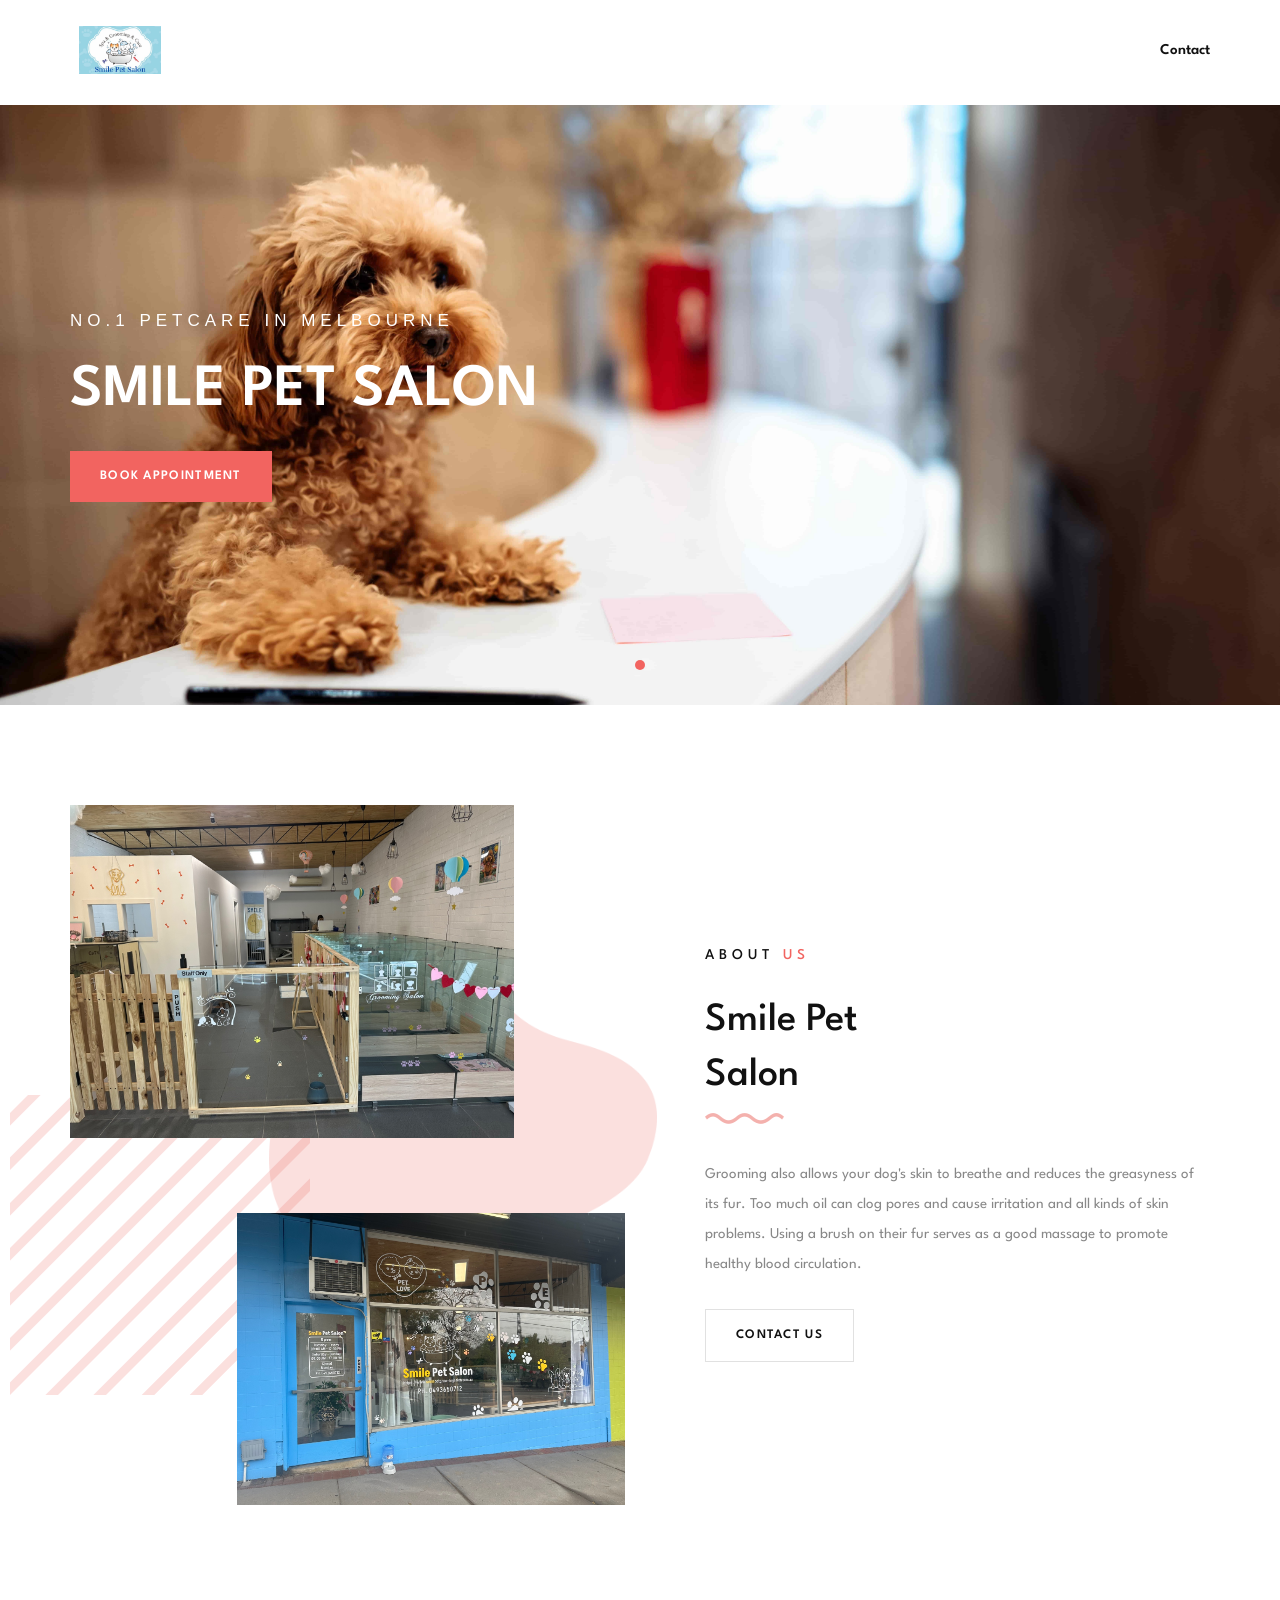
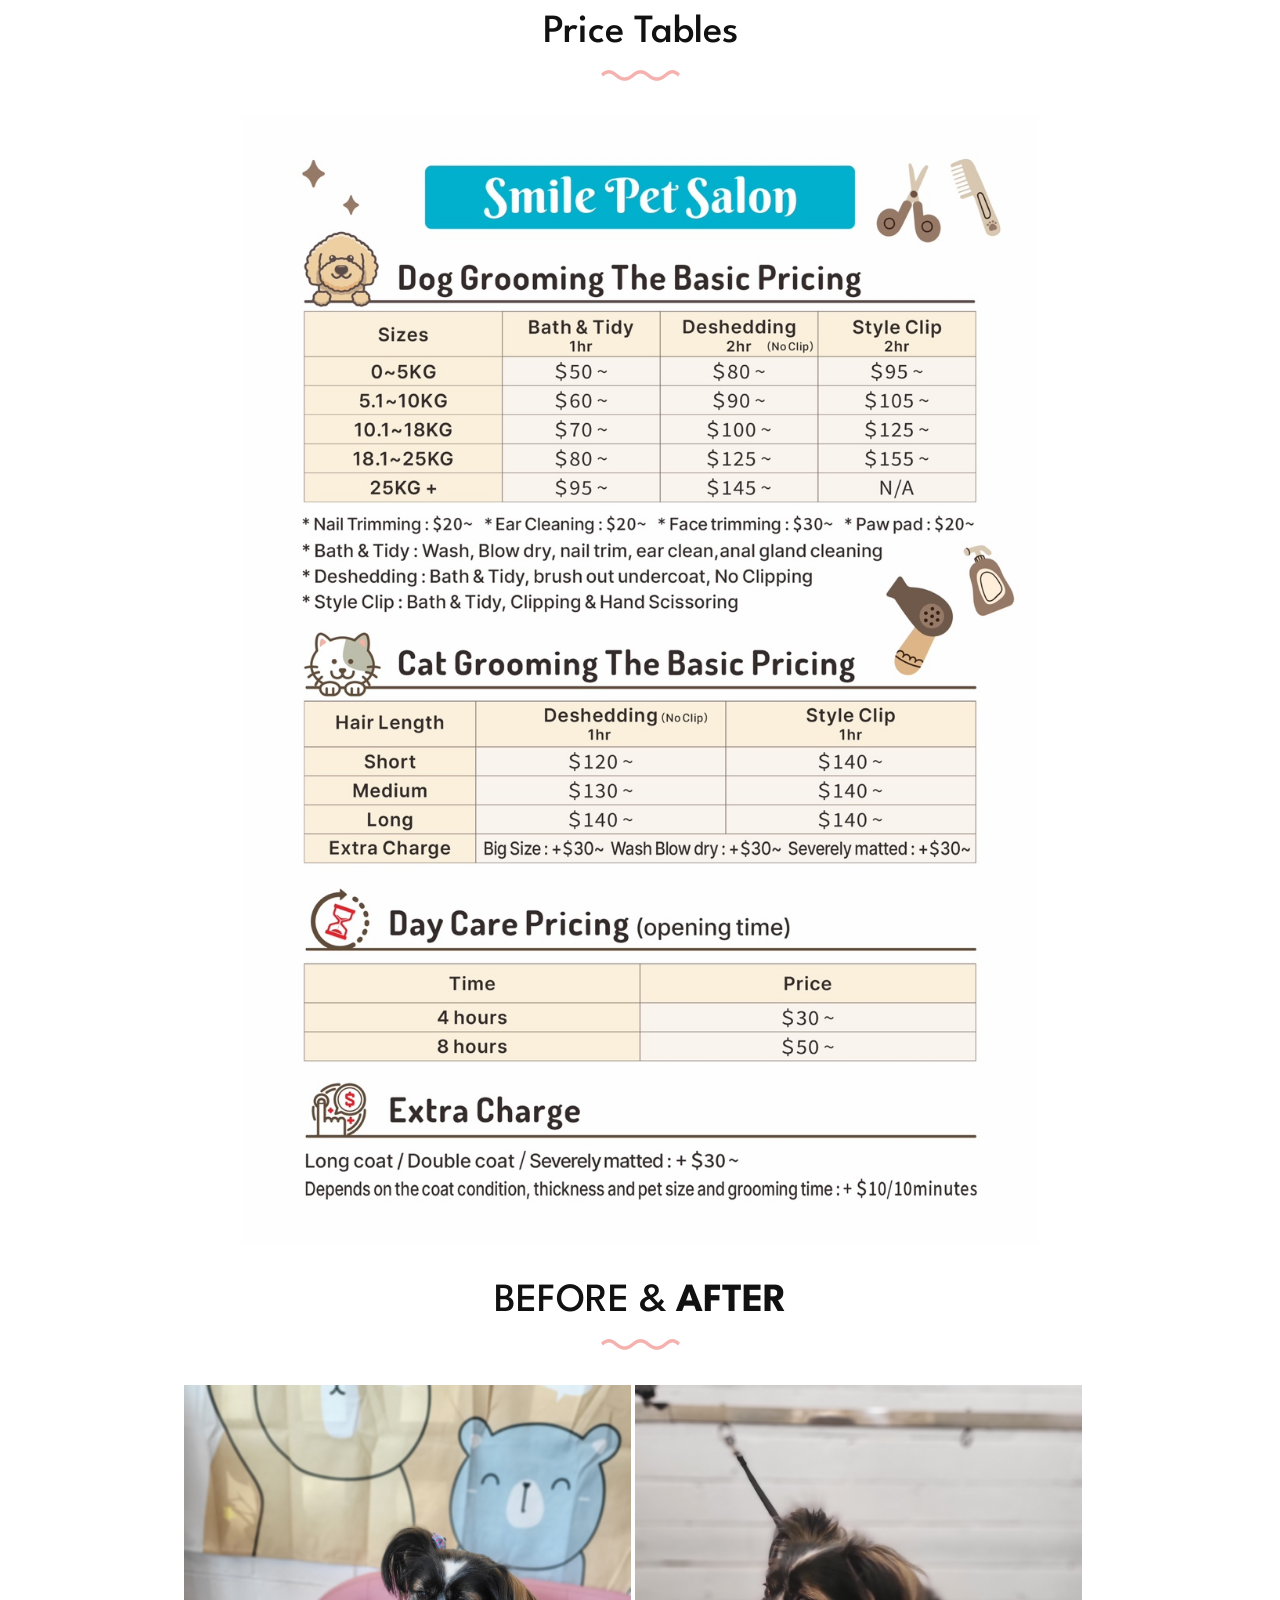
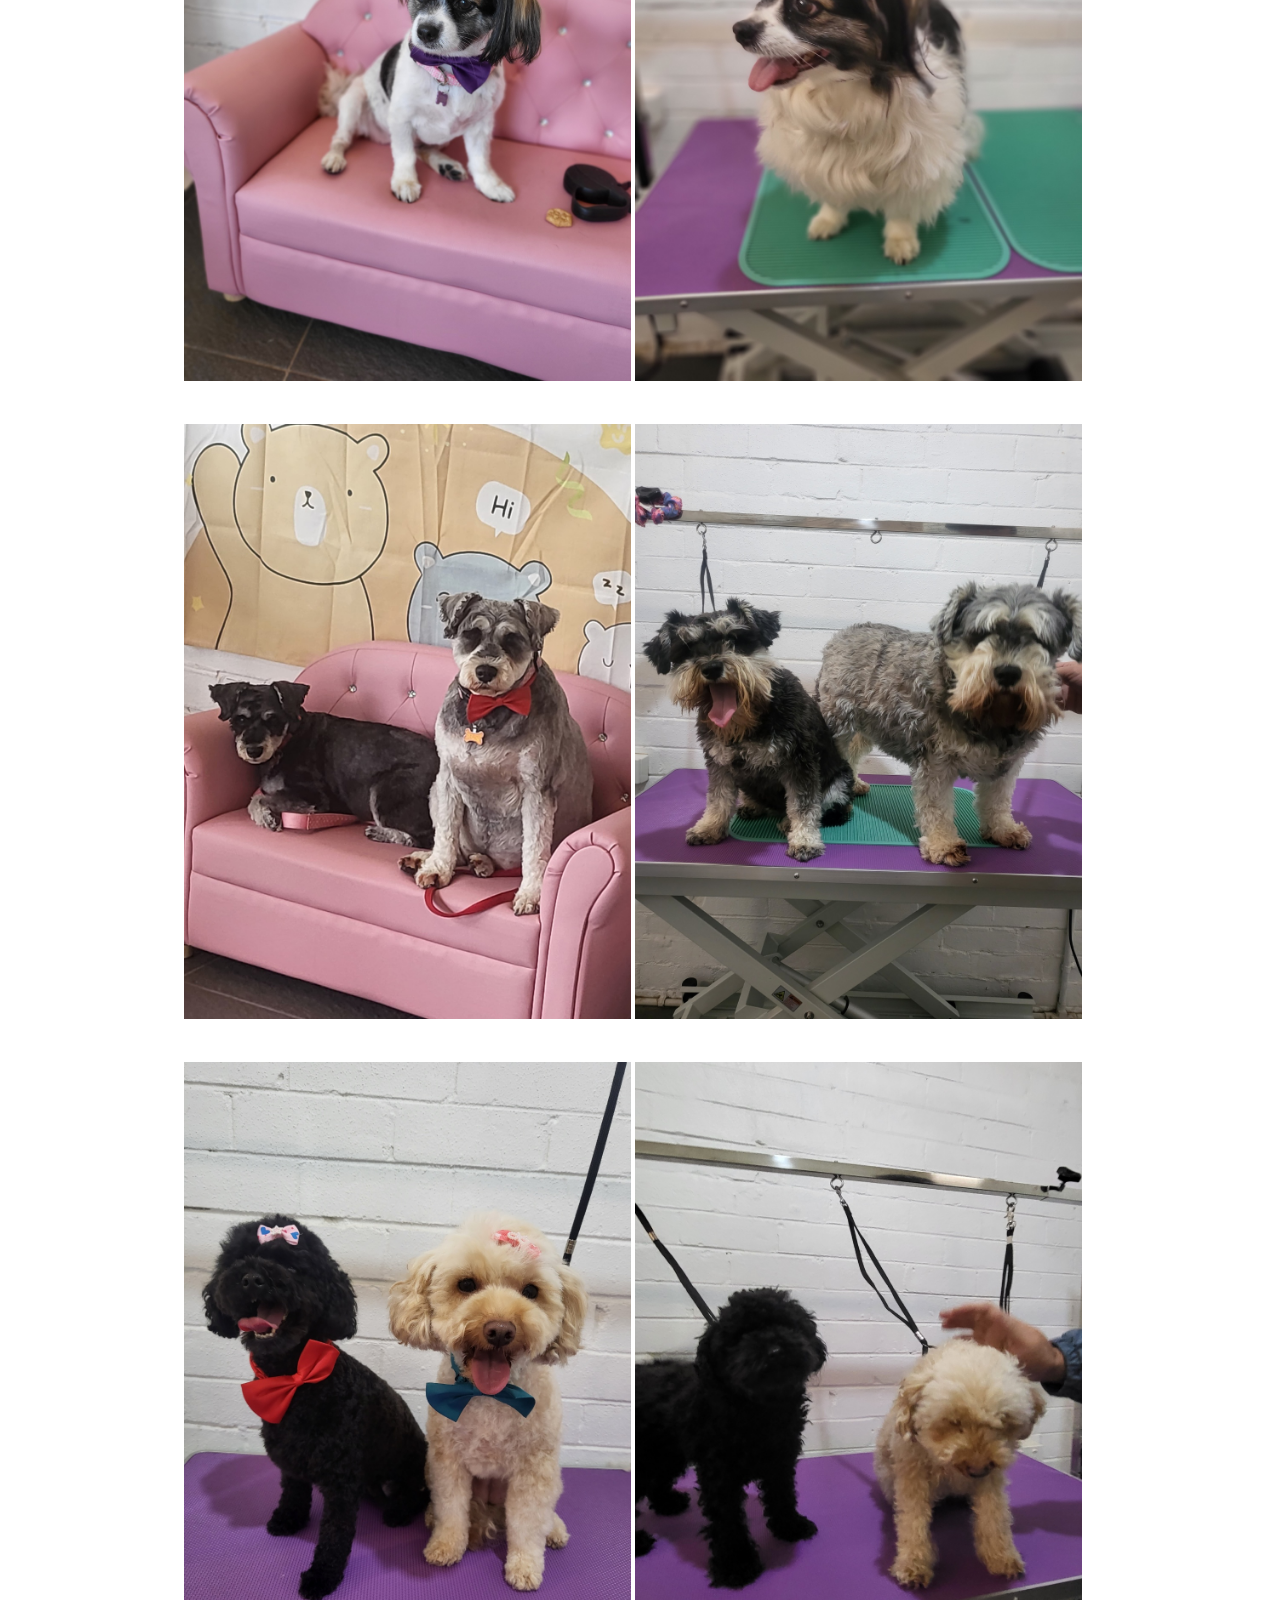
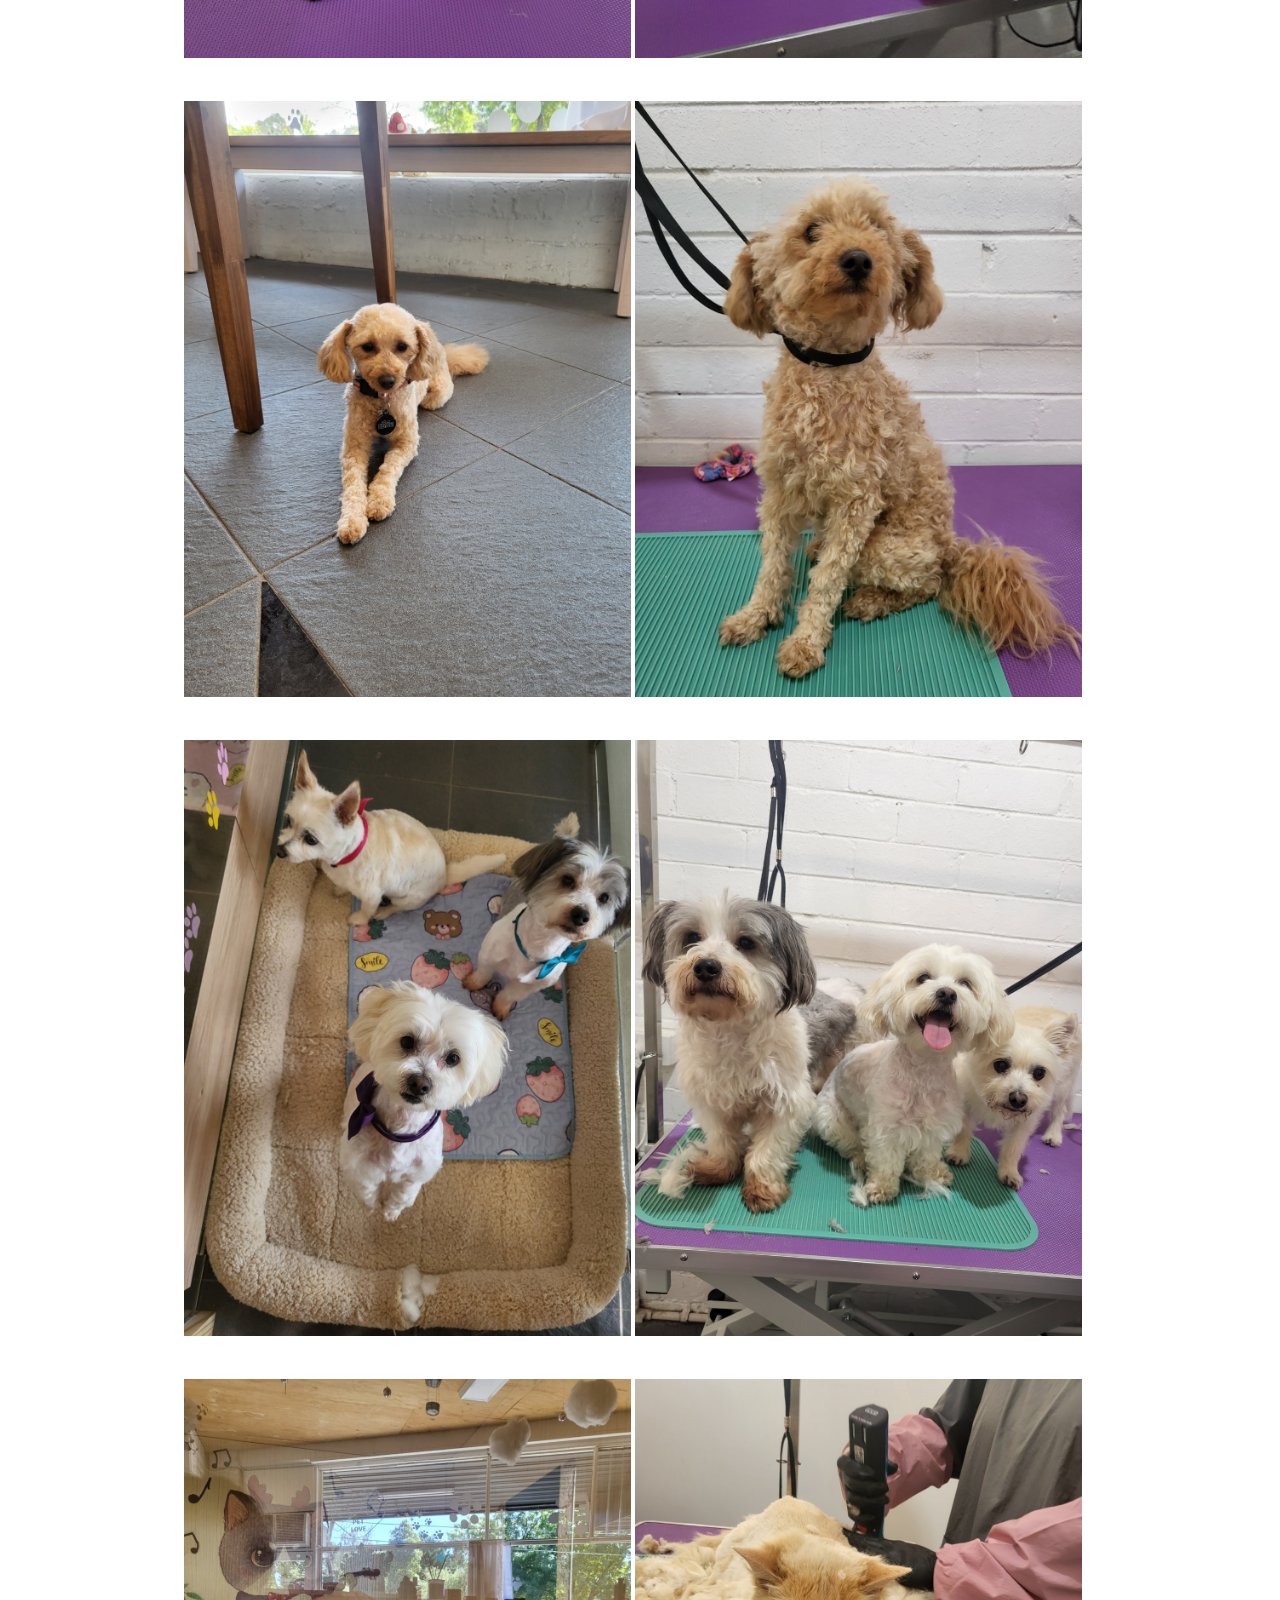
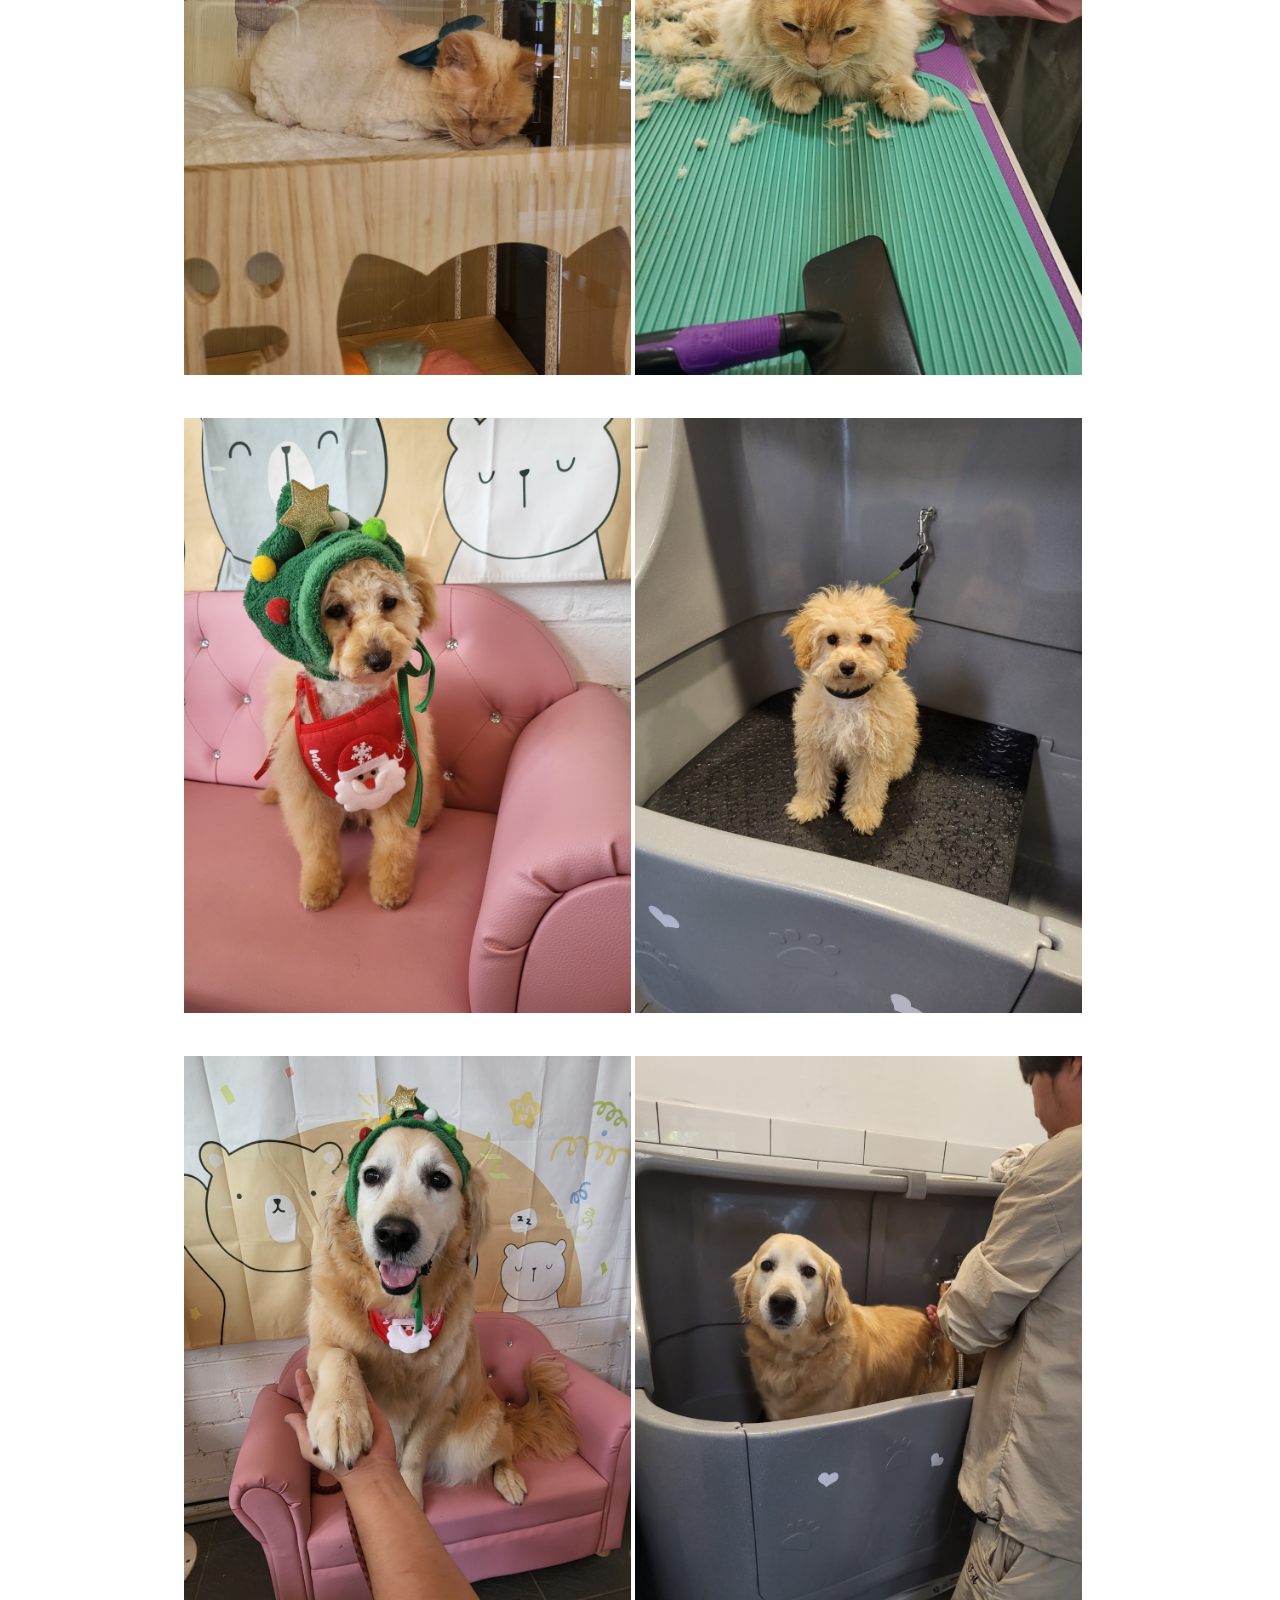
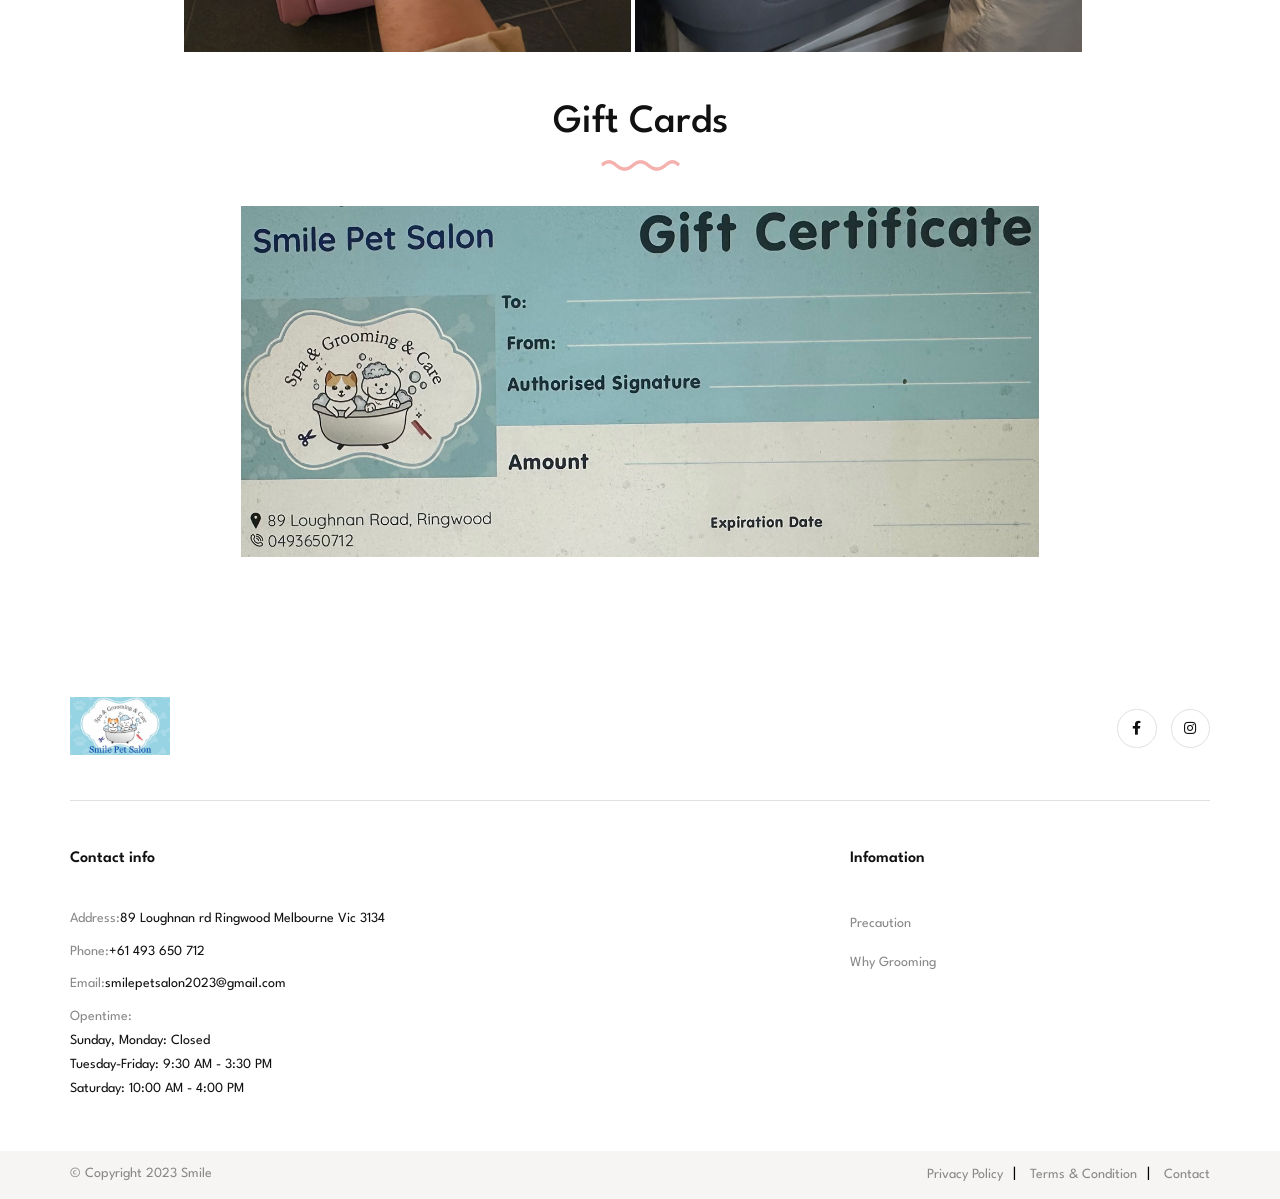
<file: index.html>
<!DOCTYPE html>
<html lang="en">
  <head>
    <!-- Google Tag Manager -->
    <script>(function(w,d,s,l,i){w[l]=w[l]||[];w[l].push({'gtm.start':
      new Date().getTime(),event:'gtm.js'});var f=d.getElementsByTagName(s)[0],
      j=d.createElement(s),dl=l!='dataLayer'?'&l='+l:'';j.async=true;j.src=
      'https://www.googletagmanager.com/gtm.js?id='+i+dl;f.parentNode.insertBefore(j,f);
      })(window,document,'script','dataLayer','GTM-54WNBSG3');</script>
      <!-- End Google Tag Manager -->
  
    <meta charset="UTF-8"/>
    <meta name="viewport" content="width=device-width, initial-scale=1.0, user-scalable=no"/>
    <meta http-equiv="X-UA-Compatible" content="ie=edge"/>
    <title>Smile Pet Grooming</title>
    <link rel="stylesheet" href="https://fonts.googleapis.com/css2?family=Spartan:wght@300;400;500;700;900&amp;display=swap"/>
    <link rel="shortcut icon" type="image/png" href="./assets/images/fav.png"/>
    <!--build:css assets/css/styles.min.css-->
    <link rel="stylesheet" href="assets/css/bootstrap.css"/>
    <link rel="stylesheet" href="https://cdnjs.cloudflare.com/ajax/libs/animate.css/4.0.0/animate.min.css"/>
    <link rel="stylesheet" href="assets/css/slick.min.css"/>
    <link rel="stylesheet" href="assets/css/fontawesome.css"/>
    <link rel="stylesheet" href="assets/css/jquery.modal.min.css"/>
    <link rel="stylesheet" href="assets/css/bootstrap-drawer.min.css"/>
    <link rel="stylesheet" href="assets/css/style.css"/>

    <link rel="stylesheet" href="assets/css/custom.css"/>
    <!--endbuild-->
    <!-- Google tag (gtag.js) -->
    <script async src="https://www.googletagmanager.com/gtag/js?id=G-C05DRV67QF">
    </script>
    <script>
      window.dataLayer = window.dataLayer || [];
      function gtag(){dataLayer.push(arguments);}
      gtag('js', new Date());

      gtag('config', 'G-C05DRV67QF');
    </script>
  </head>
  <body>
    <!-- Google Tag Manager (noscript) -->
  <noscript><iframe src="https://www.googletagmanager.com/ns.html?id=GTM-54WNBSG3"
    height="0" width="0" style="display:none;visibility:hidden"></iframe></noscript>
    <!-- End Google Tag Manager (noscript) -->
  
    <!-- header -->
    <div class="header -one">
      <div class="menu -style-1">
        <div class="container">
          <div class="menu__wrapper"><a class="menu-logo" href="index.html"><img src="/assets/images/add3/logo.jpeg" alt="Logo"/></a>
                  <div class="navigator ">
                    <ul>
                      <!-- <li><a href="./service-list.html">Services</a></li>
                      <li><a href="./about.html">About</a></li> -->
                      <li><a href="./contact.html">Contact</a></li>
                    </ul>
                  </div>
                  <div class="menu-functions -black">
                    <a class="menu-icon -navbar" href="#">
                      <div class="bar"></div>
                      <div class="bar"></div>
                      <div class="bar"></div>
                    </a>
                  </div>
                  
          </div>
        </div>
      </div>
    </div>
    <div id="content">
          <div class="slider -style-1 slider-arrow-middle">
            <div class="slider__carousel">
              <div class="slider__carousel__item slider-1">
                <div class="container">
                  <div class="slider-background"><img class="slider-background" src="assets/images/main02-min.jpeg" alt="Slider background"/></div>
                  <div class="slider-content">
                    <h5 class="slider-content__subtitle" data-animation-in="fadeInUp" data-animation-delay="0.1">No.1 Petcare in Melbourne</h5>
                    <h1 class="slider-content__title" data-animation-in="fadeInUp" data-animation-delay="0.2">SMILE PET SALON
                    </h1>
                    <div data-animation-in="fadeInUp" data-animation-out="fadeInDown" data-animation-delay="0.4"><a class="btn -red" href="./contact.html">Book Appointment</a>
                    </div>
                  </div>
                </div>
              </div>
              
            </div>
          </div>
      <div class="introduction-one">
        <div class="container">
          <div class="row align-items-center">
            <div class="col-12 col-md-6">
              <div class="introduction-one-image">
                <div class="introduction-one-image__detail"><img src="assets/images/add4/about1.jpeg" alt="background" style="z-index: 4;"/><img src="assets/images/add4/about3.jpeg" alt="background"/></div>
                <div class="introduction-one-image__background">
                  <div class="background__item">
                    <div class="wrapper" ref="{bg1}"><img data-depth="0.5" src="assets/images/introduction/IntroductionOne/bg1.png" alt="background"/></div>
                  </div>
                  <div class="background__item">
                    <div class="wrapper" ref="{bg2}"><img data-depth="0.3" data-invert-x="" data-invert-y="" src="assets/images/introduction/IntroductionOne/bg2.png" alt="background"/></div>
                  </div>
                </div>
              </div>
            </div>
            <div class="col-12 col-md-6">
              <div class="introduction-one-content">
                <h5>ABOUT<span> US</span></h5>
                      <div class="section-title " style="margin-bottom: 1.875em">
                        <h2>Smile Pet </br> Salon</h2><img src="assets/images/introduction/IntroductionOne/content-deco.png" alt="Decoration"/>
                      </div>
                <p>Grooming also allows your dog's skin to breathe and reduces the greasyness of its fur. Too much oil can clog pores and cause irritation and all kinds of skin problems. Using a brush on their fur serves as a good massage to promote healthy blood circulation.</p>
                <a class="btn -white" href="./contact.html">Contact Us</a>
              </div>
            </div>
          </div>
        </div>
      </div>
      
      <div class="product-slide">

        <!-- price -->
        <div class="container">
            <div class="section-title -center" style="margin-bottom: 1.875em">
                <h2>Price Tables</h2><img src="assets/images/introduction/IntroductionOne/content-deco.png" alt="Decoration"/>
            </div>
            <div class="price-wrapper">
                <div class="priceBox">
                    <img src="/assets/images/add4/priceTable.jpeg" alt="">
                </div>
            </div>
        </div>

        <!-- Garden -->
        <!-- <div class="container">
          <div class="row align-items-center">
            <div class="col-12 col-md-6">
              <div class="introduction-one-image">
                <div class="introduction-one-image__detail">
                  <img id="introductionImage" src="assets/images/add4/garden.jpg" alt="background"/>
                </div>
                <div class="introduction-one-image__background">
                  <div class="background__item">
                    <div class="wrapper" ref="{bg1}"><img data-depth="0.5" src="assets/images/introduction/IntroductionOne/bg1.png" alt="background"/></div>
                  </div>
                  <div class="background__item">
                    <div class="wrapper" ref="{bg2}"><img data-depth="0.3" data-invert-x="" data-invert-y="" src="assets/images/introduction/IntroductionOne/bg2.png" alt="background"/></div>
                  </div>
                </div>
              </div>
            </div>
            <div class="col-12 col-md-6">
              <div class="introduction-one-content">

                      <div class="section-title " style="margin-bottom: 1.875em">
                        <h2><strong>GARDEN</strong> </br> for calm down!</h2><img src="assets/images/introduction/IntroductionOne/content-deco.png" alt="Decoration"/>
                      </div>
                <p>In our tranquil Garden of Calm, pets find peace amidst blooming tranquility, a perfect pause in their pampering journey.</p>

              </div>
            </div>
          </div>
        </div> -->



      <!-- BEFORE AFTER -->
      <div class="container">
        <div class="section-title -center" style="margin: 1.875em 0">
            <h2>BEFORE & <strong>AFTER</strong></h2><img src="assets/images/introduction/IntroductionOne/content-deco.png" alt="Decoration"/>
        </div>
        <div class="BA_wrapper">
            <!-- 1 -->
            <div class="BA_Box">
                <img class="BA_Image" src="/assets/images/add4/BA/b1.jpeg" alt="">
                <img class="BA_Image" src="/assets/images/add4/BA/a1.jpeg" alt="">
            </div>
            <h4 class="BA_caption"></h4>
            <!-- 2 -->
            <div class="BA_Box">
              <img class="BA_Image" src="/assets/images/add4/BA/b2.jpeg" alt="">
              <img class="BA_Image" src="/assets/images/add4/BA/a2.jpeg" alt="">
            </div>
            <h4 class="BA_caption"></h4>
            <!-- 3 -->
            <div class="BA_Box">
              <img class="BA_Image" src="/assets/images/add4/BA/b3.jpeg" alt="">
              <img class="BA_Image" src="/assets/images/add4/BA/a3.jpeg" alt="">
            </div>
            <h4 class="BA_caption"></h4>
            <!-- 4 -->
            <div class="BA_Box">
              <img class="BA_Image" src="/assets/images/add4/BA/b4.jpeg" alt="">
              <img class="BA_Image" src="/assets/images/add4/BA/a4.jpeg" alt="">
            </div>
            <h4 class="BA_caption"></h4>
            <!-- 5 -->
            <div class="BA_Box">
              <img class="BA_Image" src="/assets/images/add4/BA/b5.jpeg" alt="">
              <img class="BA_Image" src="/assets/images/add4/BA/a5.jpeg" alt="">
            </div>
            <h4 class="BA_caption"></h4>
            <!-- 6 -->
            <div class="BA_Box">
              <img class="BA_Image" src="/assets/images/add4/BA/b6.jpeg" alt="">
              <img class="BA_Image" src="/assets/images/add4/BA/a6.jpeg" alt="">
            </div>
            <h4 class="BA_caption"></h4>
            <!-- 7 -->
            <div class="BA_Box">
              <img class="BA_Image" src="/assets/images/add4/BA/b7.jpeg" alt="">
              <img class="BA_Image" src="/assets/images/add4/BA/a7.jpeg" alt="">
            </div>
            <h4 class="BA_caption"></h4>
            <!-- 8 -->
            <div class="BA_Box">
              <img class="BA_Image" src="/assets/images/add4/BA/b8.jpeg" alt="">
              <img class="BA_Image" src="/assets/images/add4/BA/a8.jpeg" alt="">
            </div>
            <h4 class="BA_caption"></h4>
        </div>
      </div>


      <!-- GiftCard -->
      <div class="container">
        <div class="section-title -center" style="margin-bottom: 1.875em">
            <h2>Gift Cards</h2><img src="assets/images/introduction/IntroductionOne/content-deco.png" alt="Decoration"/>
        </div>
        <div class="price-wrapper">
            <div class="priceBox">
                <img src="/assets/images/add4/giftCard.jpeg" alt="">
            </div>
        </div>
      </div>



    </div>
      
    
      

      <!-- footer -->
      <div class="footer-one">
        <div class="container">
          <div class="footer-one__header">
            <div class="footer-one__header__logo"><a href="/homepages/homepage1"><img src="/assets/images/add3/logo.jpeg" alt="Logo"/></a></div>
            
            <div class="footer-one__header__social">
                    <div class="social-icons -border">
                      <ul>
                        <li><a href="https://www.facebook.com/profile.php?id=61552562766010" ><i class="fab fa-facebook-f"></i></a></li>
                        <!-- <li><a href="https://twitter.com" style="'color: undefined'"><i class="fab fa-twitter"></i></a></li> -->
                        <li><a href="https://www.instagram.com/smilepetsalon/" ><i class="fab fa-instagram"> </i></a></li>
                        <!-- <li><a href="https://www.youtube.com/" style="'color: undefined'"><i class="fab fa-youtube"></i></a></li> -->
                      </ul>
                    </div>
            </div>
          </div>
          <div class="footer-one__body">
            <div class="row">
              <div class="col-12 col-md-6 col-lg-8">
                <div class="footer__section -info">
                  <h5 class="footer-title">Contact info</h5>
                  <p>Address:<span>89 Loughnan rd Ringwood Melbourne Vic 3134</span></p>
                  <p>Phone:<span>+61 493 650 712</span></p>
                  <p>Email:<span>smilepetsalon2023@gmail.com</span></p>
                  <p>Opentime:<span><br>Sunday, Monday: Closed <br> Tuesday-Friday: 9:30 AM - 3:30 PM <br> Saturday: 10:00 AM - 4:00 PM</span></p>

                </div>
              </div>
              <div class="col-12 col-md-6 col-lg-4">
                <div class="footer__section -links">
                  <div class="row">
                    
                    <div class="col-12 col-sm-6">
                      <h5 class="footer-title">Infomation</h5>
                      <ul>
                        <!-- <li><a href="about.html">About us</a></li> -->
                        <li><a href="./precaution.html">Precaution</a></li>
                        <li><a href="./whygrooming.html">Why Grooming</a></li>
                        <!-- <li><a href="contact.html">Terms &amp; Condition</a></li> -->
                      </ul>
                    </div>
                  </div>
                </div>
              </div>
            </div>
          </div>
        </div>
        <div class="footer-one__footer">
          <div class="container">
            <div class="footer-one__footer__wrapper">
              <p>© Copyright 2023 Smile</p>
              <ul>
                <li><a href="contact.html">Privacy Policy</a></li>
                <li><a href="contact.html">Terms &amp; Condition</a></li>
                <li><a href="contact.html">Contact</a></li>
              </ul>
            </div>
          </div>
        </div>
      </div>



      <!-- mobile drawer -->

      <div class="drawer drawer-right slide" id="mobile-menu-drawer" tabindex="-1" role="dialog" aria-labelledby="drawer-demo-title" aria-hidden="true">
        <div class="drawer-content drawer-content-scrollable" role="document">
          <div class="drawer-body">
            <div class="cart-sidebar">
              <div class="cart-items__wrapper">
                <div class="navigation-sidebar">

                  <div class="navigator-mobile">
                    <ul>
                      <li><a href="index.html">Home</a></li>
                      <!-- <li><a href="services.html">Services</a></li>
                      <li><a href="about.html">About</a></li> -->

                      <li><a href="contact.html">Contact</a></li>
                    </ul>
                  </div>
                  
                  <div class="social-icons ">
                    <ul>
                      <li><a href="https://www.facebook.com/profile.php?id=61552562766010" ><i class="fab fa-facebook-f"></i></a></li>
                      <li><a href="https://www.instagram.com/smilepetsalon/" ><i class="fab fa-instagram"> </i></a></li>
                    </ul>
                  </div>
                </div>
              </div>
            </div>
          </div>
        </div>
      </div>
      
    </div>
    <!--build:js assets/js/main.min.js-->
    <script src="./assets/js/jquery-3.5.1.min.js"></script>
    <script src="./assets/js/parallax.min.js"></script>
    <script src="./assets/js/slick.min.js"></script>
    <script src="./assets/js/jquery.validate.min.js"></script>
    <script src="./assets/js/jquery.modal.min.js"></script>
    <script src="./assets/js/bootstrap-drawer.min.js"></script>
    <script src="./assets/js/jquery.countdown.min.js"></script>
    <script src="./assets/js/main.min.js"></script>
    <!--endbuild-->
  </body>
</html>
</file>
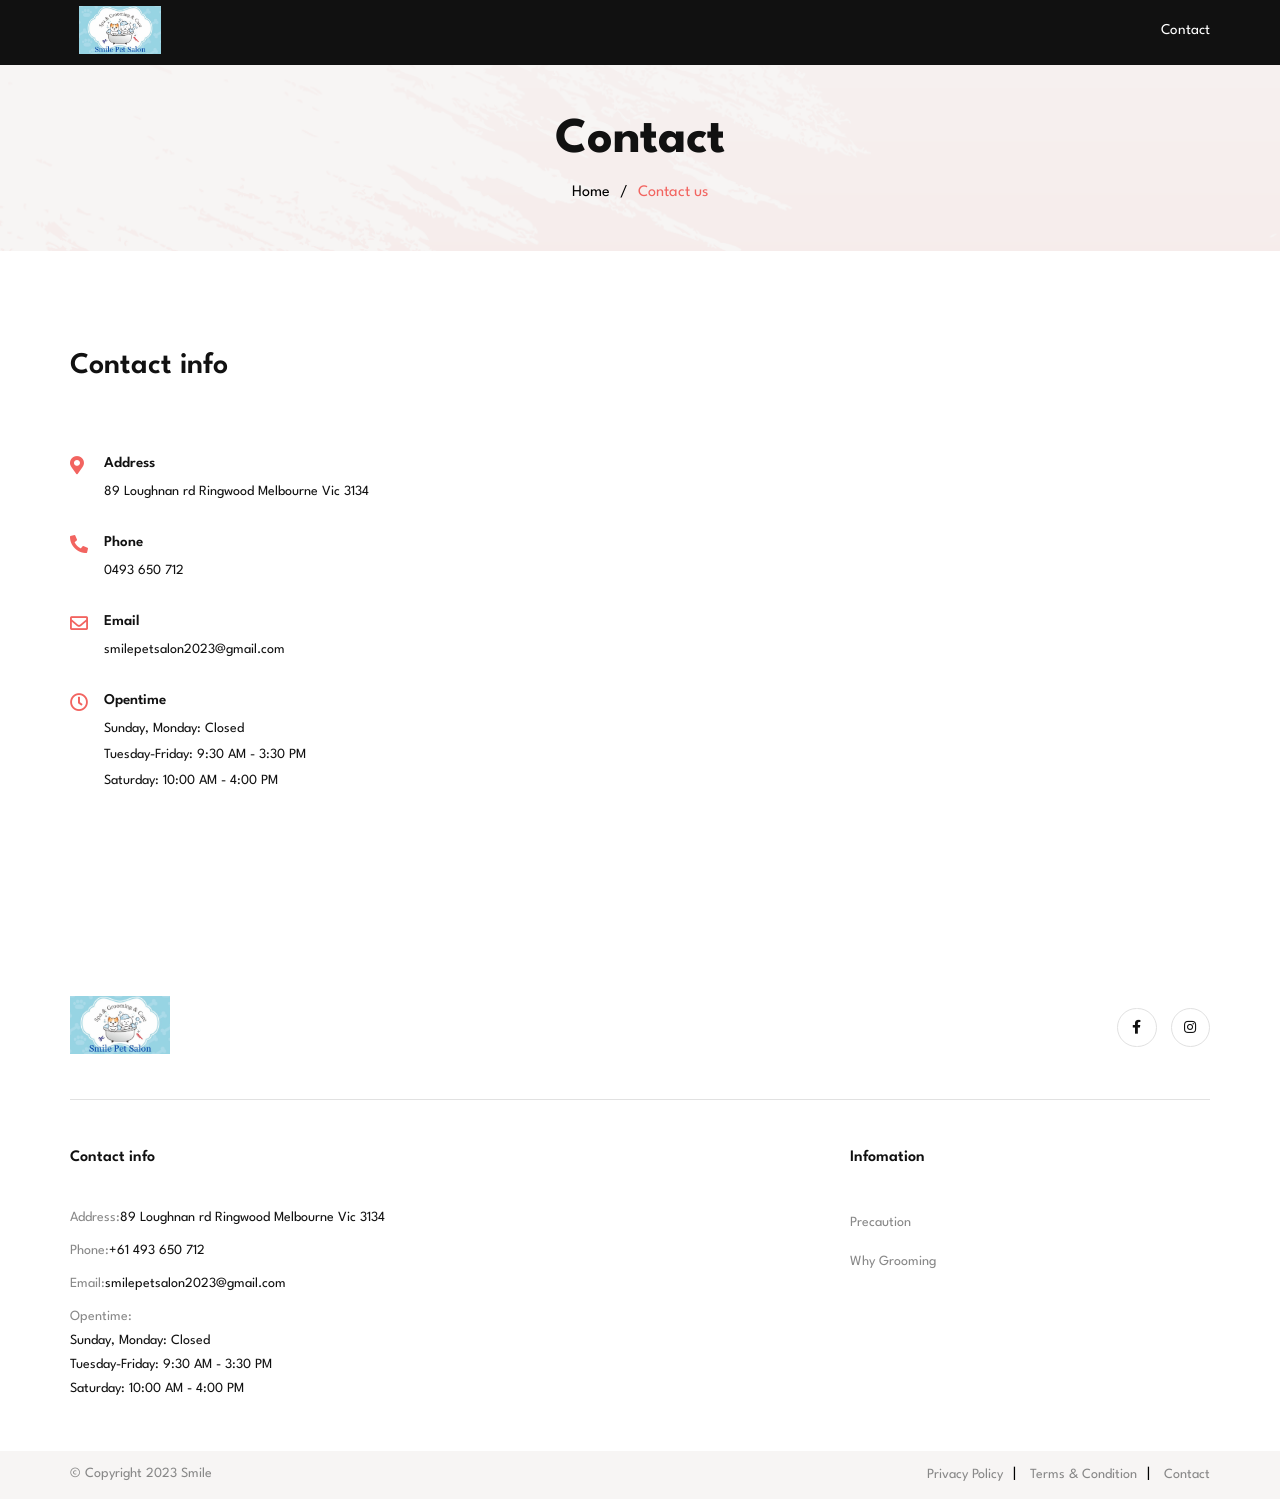
<file: contact.html>
<!DOCTYPE html>
<html lang="en">
  <head>
    <!-- Google Tag Manager -->
    <script>(function(w,d,s,l,i){w[l]=w[l]||[];w[l].push({'gtm.start':
    new Date().getTime(),event:'gtm.js'});var f=d.getElementsByTagName(s)[0],
    j=d.createElement(s),dl=l!='dataLayer'?'&l='+l:'';j.async=true;j.src=
    'https://www.googletagmanager.com/gtm.js?id='+i+dl;f.parentNode.insertBefore(j,f);
    })(window,document,'script','dataLayer','GTM-54WNBSG3');</script>
    <!-- End Google Tag Manager -->
  
    <meta charset="UTF-8"/>
    <meta name="viewport" content="width=device-width, initial-scale=1.0, user-scalable=no"/>
    <meta http-equiv="X-UA-Compatible" content="ie=edge"/>
    <title>Contact</title>
    <link rel="stylesheet" href="https://fonts.googleapis.com/css2?family=Spartan:wght@300;400;500;700;900&amp;display=swap"/>
    <link rel="shortcut icon" type="image/png" href="./assets/images/fav.png"/>
    <!--build:css assets/css/styles.min.css-->
    <link rel="stylesheet" href="assets/css/bootstrap.css"/>
    <link rel="stylesheet" href="https://cdnjs.cloudflare.com/ajax/libs/animate.css/4.0.0/animate.min.css"/>
    <link rel="stylesheet" href="assets/css/slick.min.css"/>
    <link rel="stylesheet" href="assets/css/fontawesome.css"/>
    <link rel="stylesheet" href="assets/css/jquery.modal.min.css"/>
    <link rel="stylesheet" href="assets/css/bootstrap-drawer.min.css"/>
    <link rel="stylesheet" href="assets/css/style.css"/>
    <!--endbuild-->
    <!-- Google tag (gtag.js) -->
    <script async src="https://www.googletagmanager.com/gtag/js?id=G-C05DRV67QF">
    </script>
    <script>
      window.dataLayer = window.dataLayer || [];
      function gtag(){dataLayer.push(arguments);}
      gtag('js', new Date());

      gtag('config', 'G-C05DRV67QF');
    </script>
  </head>
  <body>
    
    <!-- Google Tag Manager (noscript) -->
<noscript><iframe src="https://www.googletagmanager.com/ns.html?id=GTM-54WNBSG3"
  height="0" width="0" style="display:none;visibility:hidden"></iframe></noscript>
  <!-- End Google Tag Manager (noscript) -->
  
    <div class="menu -style-3">
      <div class="container">
        <div class="menu__wrapper"><a class="menu-logo" href="index.html"><img src="/assets/images/add3/logo.jpeg" alt="Logo"/></a>
                <div class="navigator -white">
                  <ul>
                    <!-- <li><a href="./service-list.html">Services</a></li>
                    <li><a href="./about.html">About</a></li> -->
                    <li><a href="./contact.html">Contact</a></li>
                  </ul>
                </div>
                <div class="menu-functions -white">
                  <a class="menu-icon -navbar" href="#">
                    <div class="bar"></div>
                    <div class="bar"></div>
                    <div class="bar"></div>
                  </a>
                </div>
                
        </div>
      </div>
    </div>
    <div id="content">
          <div class="breadcrumb">
            <div class="container">
              <h2>Contact</h2>
              <ul><li>Home</li><li class="active">Contact us</li></ul>
            </div>
          </div>
      <div class="contact">
        <div class="container">
          <div class="row">
            <div class="col-12 col-md-6"> 
              <h3 class="contact-title">Contact info</h3>
              <div class="contact-info__item">
                <div class="contact-info__item__icon"><i class="fas fa-map-marker-alt"></i></div>
                <div class="contact-info__item__detail">
                  <h3>Address</h3>
                  <p>89 Loughnan rd Ringwood Melbourne Vic 3134</p>
                </div>
              </div>
              <div class="contact-info__item">
                <div class="contact-info__item__icon"><i class="fas fa-phone-alt"></i></div>
                <div class="contact-info__item__detail">
                  <h3>Phone</h3>
                  <p>0493 650 712</p>
                </div>
              </div>
              <div class="contact-info__item">
                <div class="contact-info__item__icon"><i class="far fa-envelope"></i></div>
                <div class="contact-info__item__detail">
                  <h3>Email</h3>
                  <p>smilepetsalon2023@gmail.com</p>
                </div>
              </div>
              <div class="contact-info__item">
                <div class="contact-info__item__icon"><i class="far fa-clock"></i></div>
                <div class="contact-info__item__detail">
                  <h3>Opentime</h3>
                  <p>Sunday, Monday: Closed <br> Tuesday-Friday: 9:30 AM - 3:30 PM <br> Saturday: 10:00 AM - 4:00 PM</p>
                </div>
              </div>
            </div>
            
            <div class="col-12 col-md-6">
              <iframe class="contact-map" src="https://www.google.com/maps/embed?pb=!1m18!1m12!1m3!1d3152.1990248793054!2d145.2166340748469!3d-37.80880697197684!2m3!1f0!2f0!3f0!3m2!1i1024!2i768!4f13.1!3m3!1m2!1s0x6ad639793c285da7%3A0x9ac8f9acc3ff9afc!2s89%20Loughnan%20Rd%2C%20Ringwood%20VIC%203134!5e0!3m2!1sen!2sau!4v1697956409792!5m2!1sen!2sau" width="100%" height="450" frameborder="0" allowfullscreen="" loading="lazy"></iframe>
            </div>
          </div>
        </div>
      </div>
      
      <!-- footer -->
      <div class="footer-one">
        <div class="container">
          <div class="footer-one__header">
            <div class="footer-one__header__logo"><a href="/homepages/homepage1"><img src="/assets/images/add3/logo.jpeg" alt="Logo"/></a></div>
            
            <div class="footer-one__header__social">
                    <div class="social-icons -border">
                      <ul>
                        <li><a href="https://www.facebook.com/profile.php?id=61552562766010" style="'color: undefined'"><i class="fab fa-facebook-f"></i></a></li>
                        <!-- <li><a href="https://twitter.com" style="'color: undefined'"><i class="fab fa-twitter"></i></a></li> -->
                        <li><a href="https://www.instagram.com/smilepetsalon/" style="'color: undefined'"><i class="fab fa-instagram"> </i></a></li>
                        <!-- <li><a href="https://www.youtube.com/" style="'color: undefined'"><i class="fab fa-youtube"></i></a></li> -->
                      </ul>
                    </div>
            </div>
          </div>
          <div class="footer-one__body">
            <div class="row">
              <div class="col-12 col-md-6 col-lg-8">
                <div class="footer__section -info">
                  <h5 class="footer-title">Contact info</h5>
                  <p>Address:<span>89 Loughnan rd Ringwood Melbourne Vic 3134</span></p>
                  <p>Phone:<span>+61 493 650 712</span></p>
                  <p>Email:<span>smilepetsalon2023@gmail.com</span></p>
                  <p>Opentime:<span><br>Sunday, Monday: Closed <br> Tuesday-Friday: 9:30 AM - 3:30 PM <br> Saturday: 10:00 AM - 4:00 PM</span></p>

                </div>
              </div>
              <div class="col-12 col-md-6 col-lg-4">
                <div class="footer__section -links">
                  <div class="row">
                    
                    <div class="col-12 col-sm-6">
                      <h5 class="footer-title">Infomation</h5>
                      <ul>
                        <!-- <li><a href="about.html">About us</a></li> -->
                        <li><a href="./precaution.html">Precaution</a></li>
                        <li><a href="./whygrooming.html">Why Grooming</a></li>
                        <!-- <li><a href="contact.html">Terms &amp; Condition</a></li> -->
                      </ul>
                    </div>
                  </div>
                </div>
              </div>
            </div>
          </div>
        </div>
        <div class="footer-one__footer">
          <div class="container">
            <div class="footer-one__footer__wrapper">
              <p>© Copyright 2023 Smile</p>
              <ul>
                <li><a href="contact.html">Privacy Policy</a></li>
                <li><a href="contact.html">Terms &amp; Condition</a></li>
                <li><a href="contact.html">Contact</a></li>
              </ul>
            </div>
          </div>
        </div>
      </div>



      <!-- mobile drawer -->

      <div class="drawer drawer-right slide" id="mobile-menu-drawer" tabindex="-1" role="dialog" aria-labelledby="drawer-demo-title" aria-hidden="true">
        <div class="drawer-content drawer-content-scrollable" role="document">
          <div class="drawer-body">
            <div class="cart-sidebar">
              <div class="cart-items__wrapper">
                <div class="navigation-sidebar">

                  <div class="navigator-mobile">
                    <ul>
                      <li><a href="index.html">Home</a></li>
                      <!-- <li><a href="services.html">Services</a></li>
                      <li><a href="about.html">About</a></li> -->

                      <li><a href="contact.html">Contact</a></li>
                    </ul>
                  </div>
                  
                  <div class="social-icons ">
                    <ul>
                      <li><a href="https://www.facebook.com/profile.php?id=61552562766010" style="'color: undefined'"><i class="fab fa-facebook-f"></i></a></li>
                      <li><a href="https://www.instagram.com/smilepetsalon/" style="'color: undefined'"><i class="fab fa-instagram"> </i></a></li>
                    </ul>
                  </div>
                </div>
              </div>
            </div>
          </div>
        </div>
      </div>
      
    </div>
    <!--build:js assets/js/main.min.js-->
    <script src="./assets/js/jquery-3.5.1.min.js"></script>
    <script src="./assets/js/parallax.min.js"></script>
    <script src="./assets/js/slick.min.js"></script>
    <script src="./assets/js/jquery.validate.min.js"></script>
    <script src="./assets/js/jquery.modal.min.js"></script>
    <script src="./assets/js/bootstrap-drawer.min.js"></script>
    <script src="./assets/js/jquery.countdown.min.js"></script>
    <script src="./assets/js/main.min.js"></script>
    <!--endbuild-->
  </body>
</html>
</file>
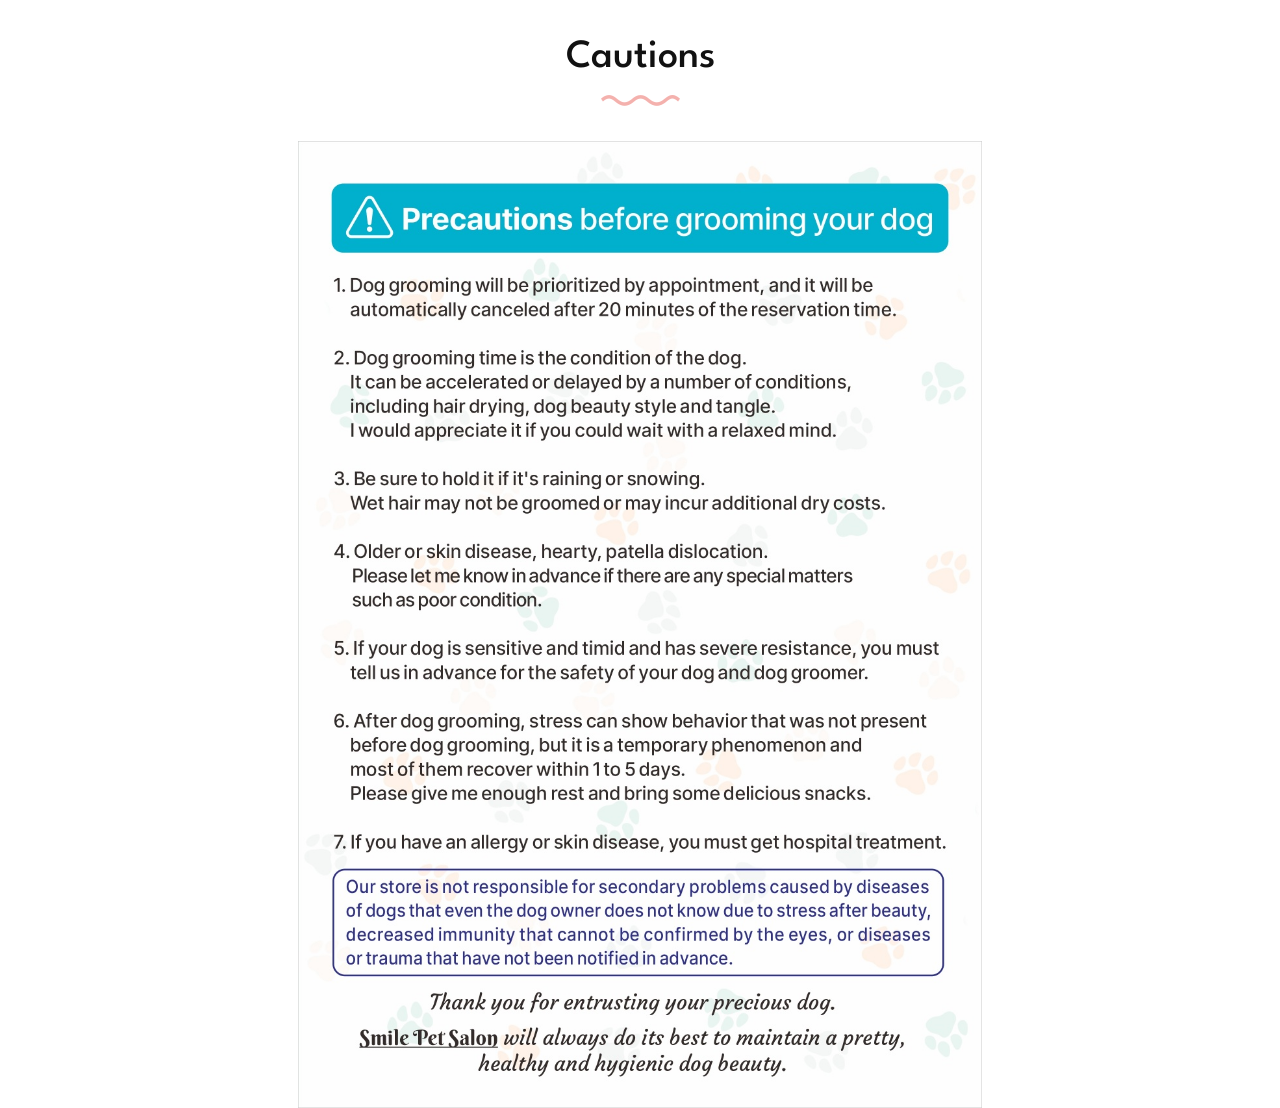
<file: precaution.html>
<!DOCTYPE html>
<html lang="en">
<head>
    <!-- Google Tag Manager -->
    <script>(function(w,d,s,l,i){w[l]=w[l]||[];w[l].push({'gtm.start':
    new Date().getTime(),event:'gtm.js'});var f=d.getElementsByTagName(s)[0],
    j=d.createElement(s),dl=l!='dataLayer'?'&l='+l:'';j.async=true;j.src=
    'https://www.googletagmanager.com/gtm.js?id='+i+dl;f.parentNode.insertBefore(j,f);
    })(window,document,'script','dataLayer','GTM-54WNBSG3');</script>
    <!-- End Google Tag Manager -->
  
    <meta charset="UTF-8">
    <meta name="viewport" content="width=device-width, initial-scale=1.0">
    <title>Precaution</title>
    <link rel="stylesheet" href="https://fonts.googleapis.com/css2?family=Spartan:wght@300;400;500;700;900&amp;display=swap"/>
    <link rel="shortcut icon" type="image/png" href="./assets/images/fav.png"/>
    <!--build:css assets/css/styles.min.css-->
    <link rel="stylesheet" href="assets/css/bootstrap.css"/>
    <link rel="stylesheet" href="https://cdnjs.cloudflare.com/ajax/libs/animate.css/4.0.0/animate.min.css"/>
    <link rel="stylesheet" href="assets/css/slick.min.css"/>
    <link rel="stylesheet" href="assets/css/fontawesome.css"/>
    <link rel="stylesheet" href="assets/css/jquery.modal.min.css"/>
    <link rel="stylesheet" href="assets/css/bootstrap-drawer.min.css"/>
    <link rel="stylesheet" href="assets/css/style.css"/>

    <link rel="stylesheet" href="assets/css/custom.css"/>
    <!--endbuild-->
    <!-- Google tag (gtag.js) -->
    <script async src="https://www.googletagmanager.com/gtag/js?id=G-C05DRV67QF">
    </script>
    <script>
      window.dataLayer = window.dataLayer || [];
      function gtag(){dataLayer.push(arguments);}
      gtag('js', new Date());

      gtag('config', 'G-C05DRV67QF');
    </script>
</head>
<body>
  <!-- Google Tag Manager (noscript) -->
<noscript><iframe src="https://www.googletagmanager.com/ns.html?id=GTM-54WNBSG3"
  height="0" width="0" style="display:none;visibility:hidden"></iframe></noscript>
  <!-- End Google Tag Manager (noscript) -->
  
    <div class="container">
        <div class="section-title -center" style="margin: 1.875em 0">
          <h2>Cautions</h2><img src="assets/images/introduction/IntroductionOne/content-deco.png" alt="Decoration"/>
        </div>
        
        <div class="cautionImg">
            <img src="/assets/images/add4/precaution.jpeg" alt="">
        </div>
      </div>

    
</body>
</html>
</file>
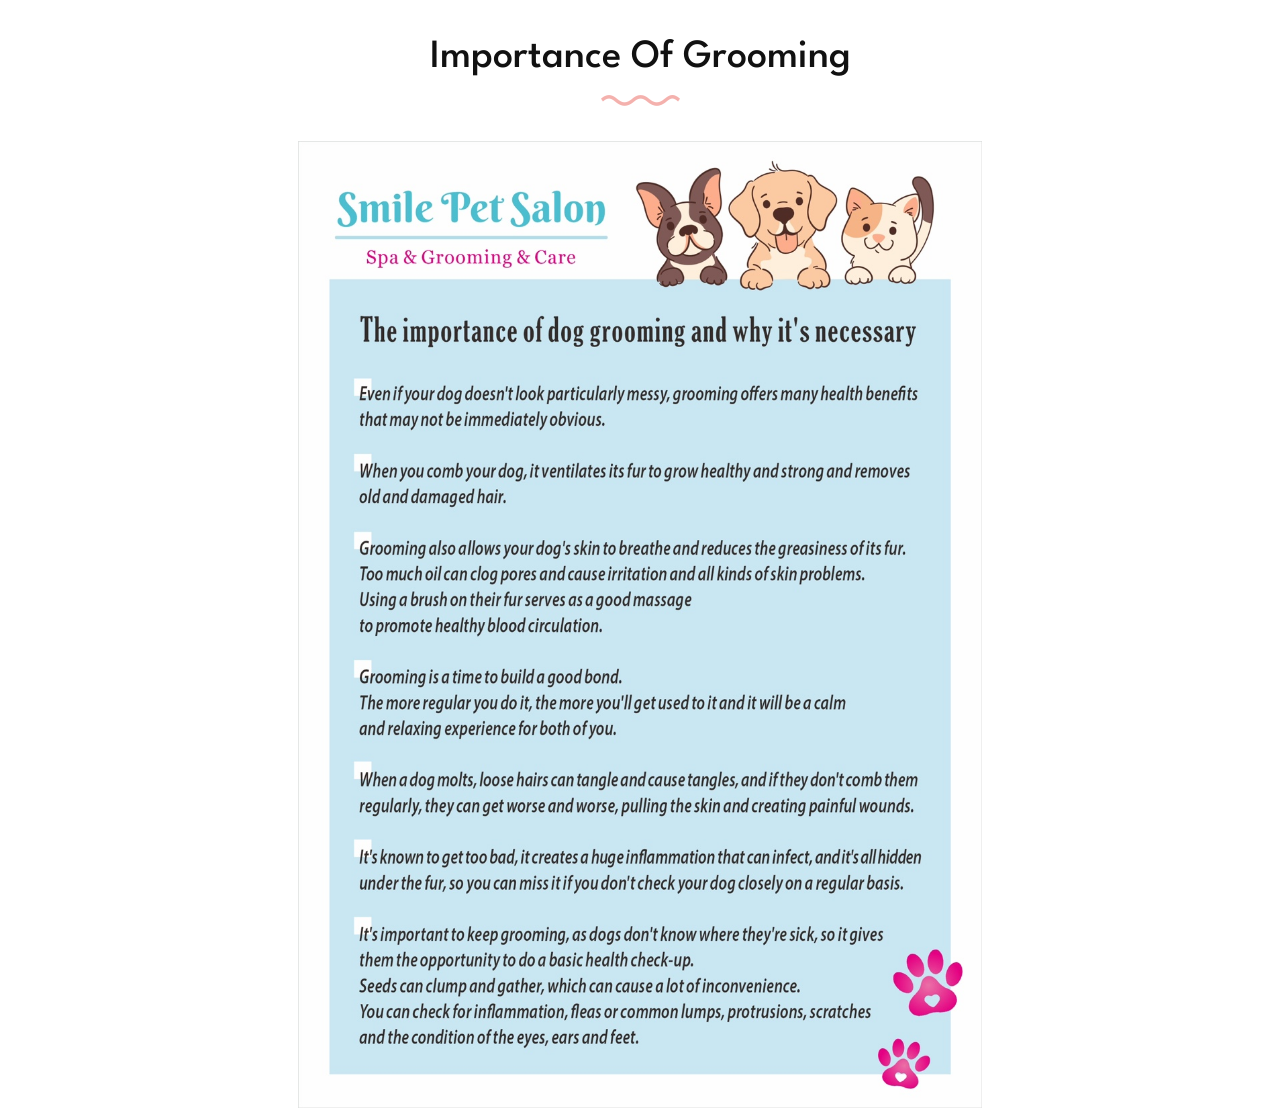
<file: whygrooming.html>
<!DOCTYPE html>
<html lang="en">
<head>
    <!-- Google Tag Manager -->
    <script>(function(w,d,s,l,i){w[l]=w[l]||[];w[l].push({'gtm.start':
    new Date().getTime(),event:'gtm.js'});var f=d.getElementsByTagName(s)[0],
    j=d.createElement(s),dl=l!='dataLayer'?'&l='+l:'';j.async=true;j.src=
    'https://www.googletagmanager.com/gtm.js?id='+i+dl;f.parentNode.insertBefore(j,f);
    })(window,document,'script','dataLayer','GTM-54WNBSG3');</script>
    <!-- End Google Tag Manager -->
  
    <meta charset="UTF-8">
    <meta name="viewport" content="width=device-width, initial-scale=1.0">
    <title>Why Grooming</title>
    <link rel="stylesheet" href="https://fonts.googleapis.com/css2?family=Spartan:wght@300;400;500;700;900&amp;display=swap"/>
    <link rel="shortcut icon" type="image/png" href="./assets/images/fav.png"/>
    <!--build:css assets/css/styles.min.css-->
    <link rel="stylesheet" href="assets/css/bootstrap.css"/>
    <link rel="stylesheet" href="https://cdnjs.cloudflare.com/ajax/libs/animate.css/4.0.0/animate.min.css"/>
    <link rel="stylesheet" href="assets/css/slick.min.css"/>
    <link rel="stylesheet" href="assets/css/fontawesome.css"/>
    <link rel="stylesheet" href="assets/css/jquery.modal.min.css"/>
    <link rel="stylesheet" href="assets/css/bootstrap-drawer.min.css"/>
    <link rel="stylesheet" href="assets/css/style.css"/>

    <link rel="stylesheet" href="assets/css/custom.css"/>
    <!--endbuild-->
    <!-- Google tag (gtag.js) -->
    <script async src="https://www.googletagmanager.com/gtag/js?id=G-C05DRV67QF">
    </script>
    <script>
      window.dataLayer = window.dataLayer || [];
      function gtag(){dataLayer.push(arguments);}
      gtag('js', new Date());

      gtag('config', 'G-C05DRV67QF');
    </script>
</head>
<body>
    <!-- Google Tag Manager (noscript) -->
    <noscript><iframe src="https://www.googletagmanager.com/ns.html?id=GTM-54WNBSG3"
      height="0" width="0" style="display:none;visibility:hidden"></iframe></noscript>
      <!-- End Google Tag Manager (noscript) -->
    
    <div class="container">
        <div class="section-title -center" style="margin:1.875em 0">
          <h2>Importance of Grooming</h2><img src="assets/images/introduction/IntroductionOne/content-deco.png" alt="Decoration"/>
        </div>
        
        <div class="cautionImg">
            <img src="/assets/images/add4/importance.jpeg" alt="">
        </div>
      </div>

    
</body>
</html>
</file>
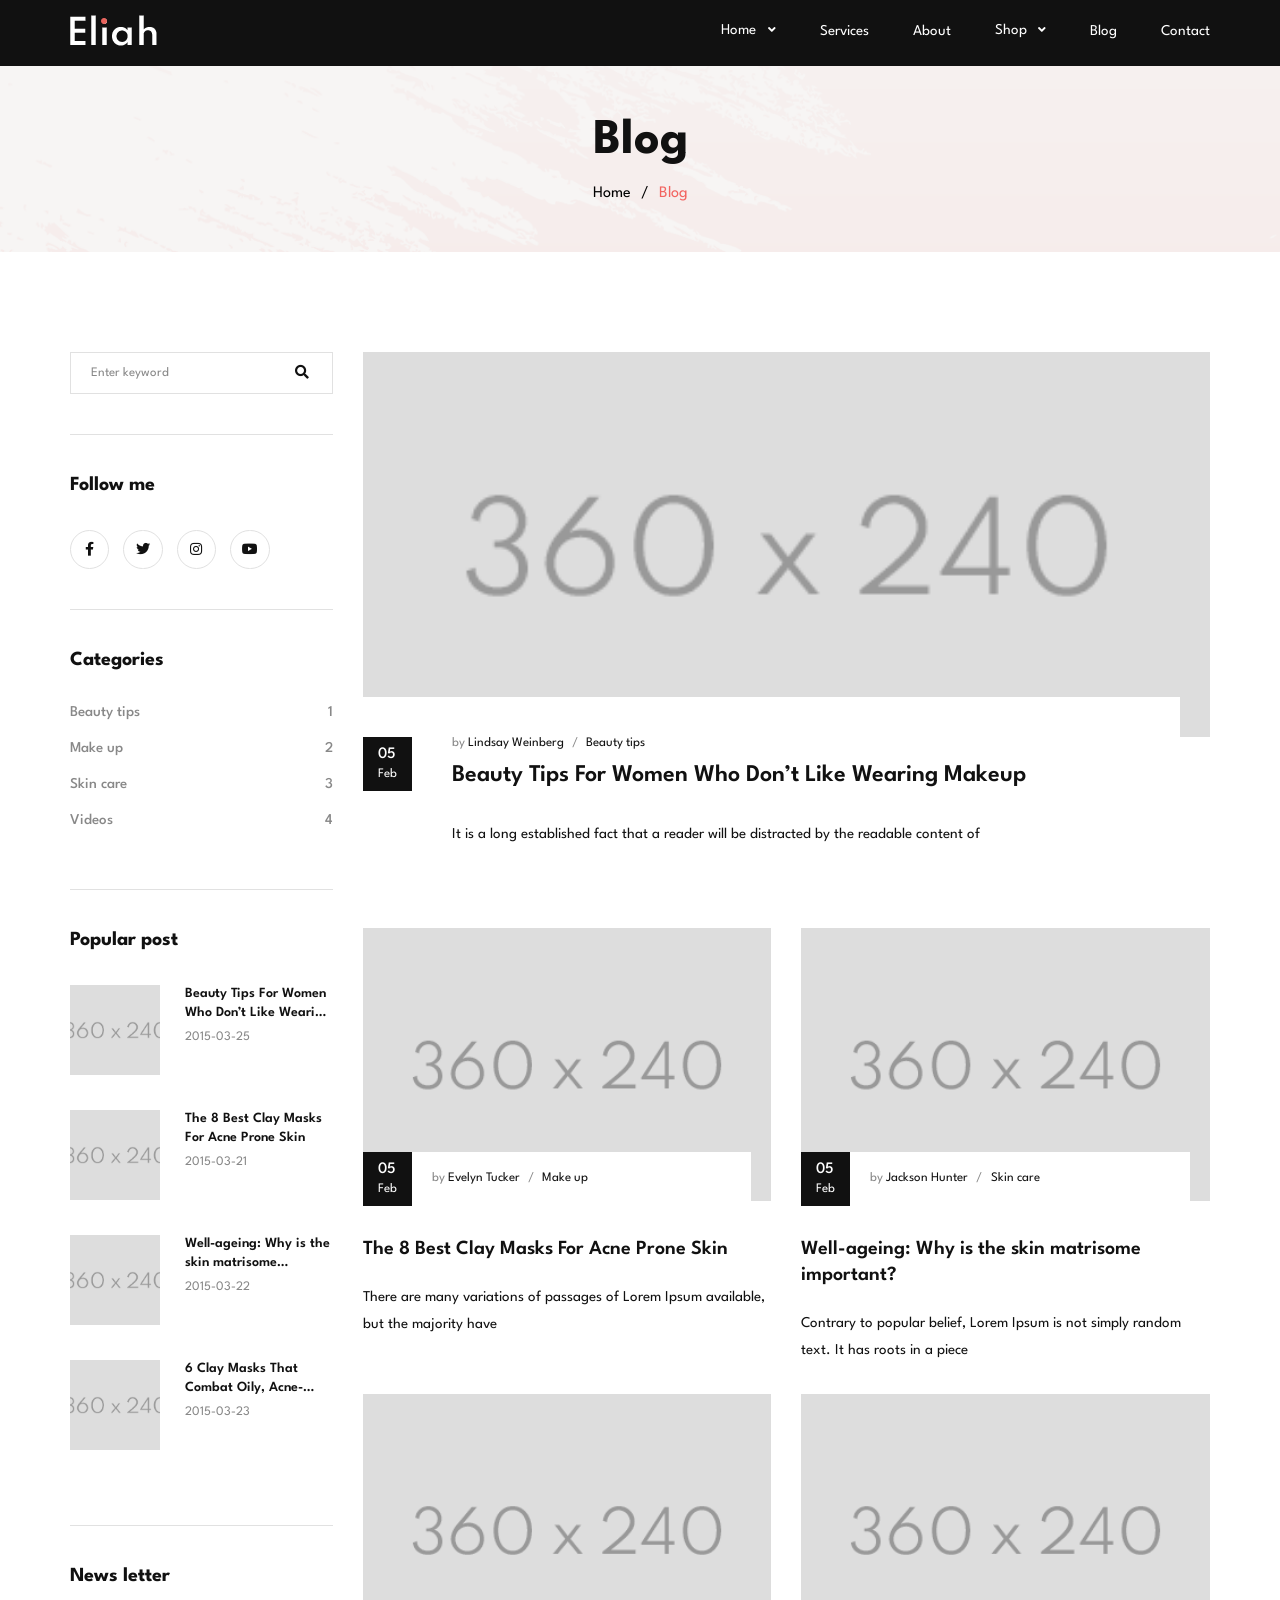
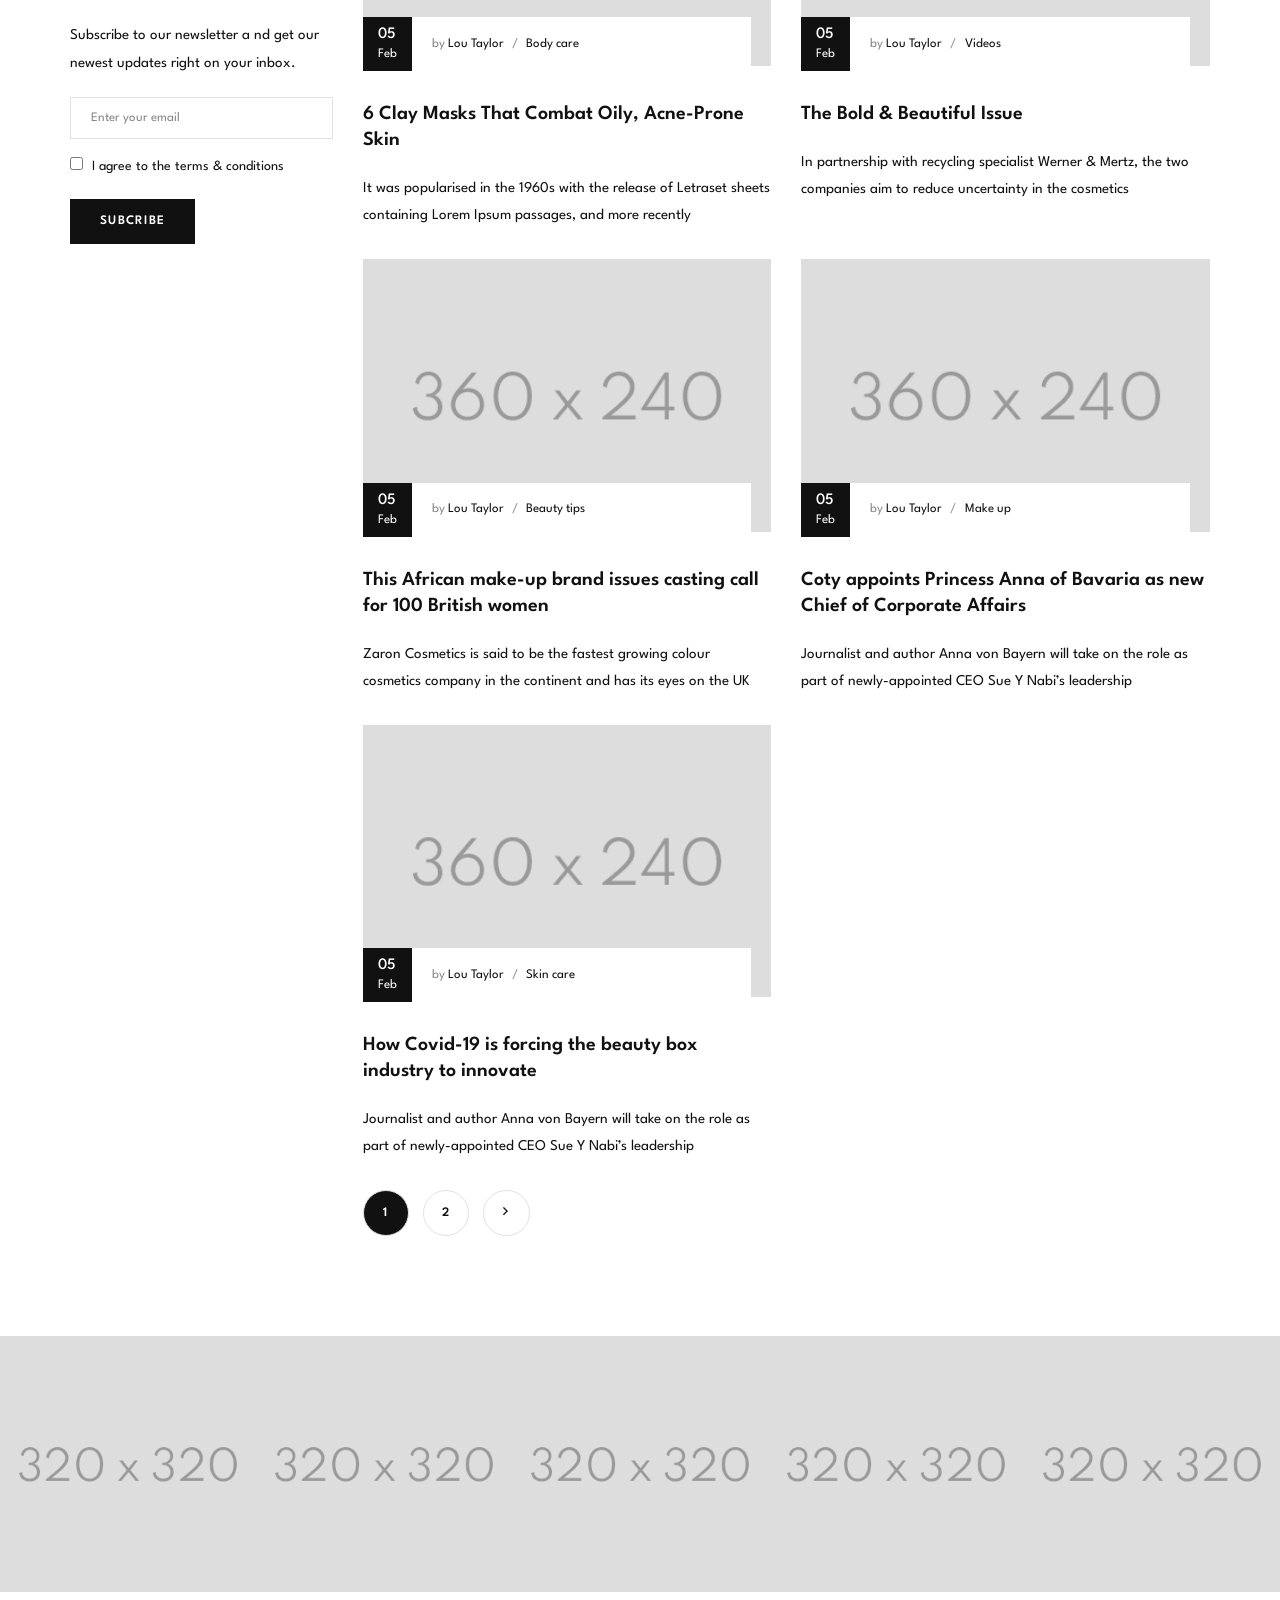
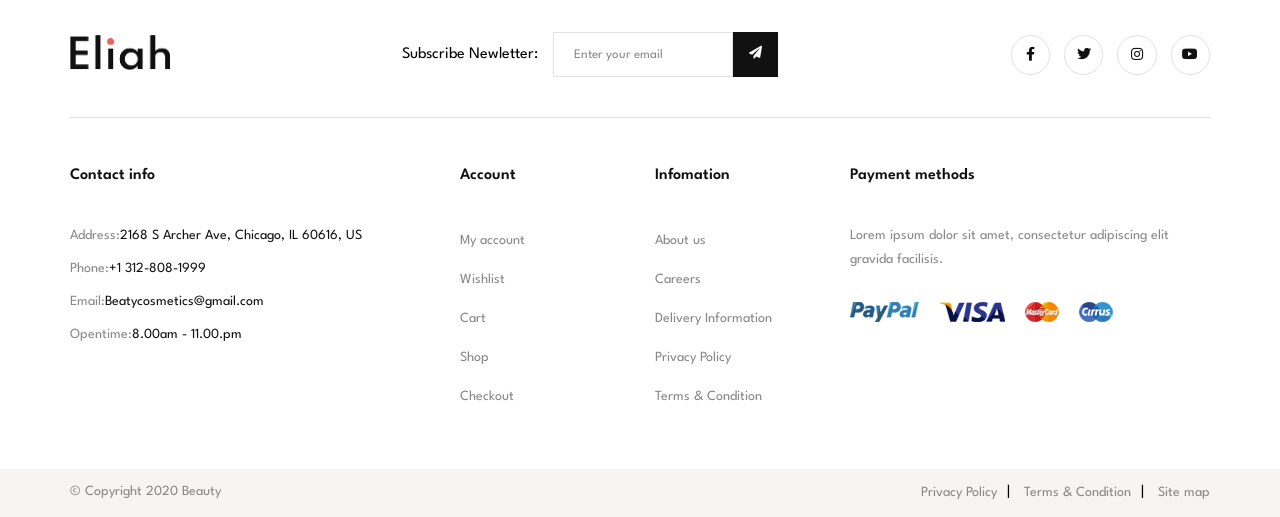
<file: legacy/blog.html>
<!DOCTYPE html>
<html lang="en">
  <head>
    <meta charset="UTF-8"/>
    <meta name="viewport" content="width=device-width, initial-scale=1.0, user-scalable=no"/>
    <meta http-equiv="X-UA-Compatible" content="ie=edge"/>
    <title>Cart</title>
    <link rel="stylesheet" href="https://fonts.googleapis.com/css2?family=Spartan:wght@300;400;500;700;900&amp;display=swap"/>
    <link rel="shortcut icon" type="image/png" href="./assets/images/fav.png"/>
    <!--build:css assets/css/styles.min.css-->
    <link rel="stylesheet" href="assets/css/bootstrap.css"/>
    <link rel="stylesheet" href="https://cdnjs.cloudflare.com/ajax/libs/animate.css/4.0.0/animate.min.css"/>
    <link rel="stylesheet" href="assets/css/slick.min.css"/>
    <link rel="stylesheet" href="assets/css/fontawesome.css"/>
    <link rel="stylesheet" href="assets/css/jquery.modal.min.css"/>
    <link rel="stylesheet" href="assets/css/bootstrap-drawer.min.css"/>
    <link rel="stylesheet" href="assets/css/style.css"/>
    <!--endbuild-->
  </head>
  <body>
    <div class="menu -style-3">
      <div class="container">
        <div class="menu__wrapper"><a href="/index.html"><img src="assets/images/logo-white.png" alt="Logo"/></a>
              <div class="navigator -white">
                <ul>
                  <li class="relative"><a href="">Home<span class="dropable-icon"><i class="fas fa-angle-down"></i></span></a>
                    <ul class="dropdown-menu">
                      <li><a href="">Beauty Salon</a></li>
                      <li><a href="homepage2.html">Makeup Salon</a></li>
                      <li><a href="homepage3.html">Natural Shop</a></li>
                      <li><a href="homepage4.html">Spa Shop</a></li>
                      <li><a href="homepage5.html">Mask Shop</a></li>
                      <li><a href="homepage6.html">Skincare Shop</a></li>
                    </ul>
                  </li>
                  <li><a href="services.html">Services</a></li>
                  <li><a href="about.html">About</a></li>
                  <li><a href="shop-fullwidth-4col.html">Shop<span class="dropable-icon"><i class="fas fa-angle-down"></i></span></a>
                    <ul class="dropdown-menu -wide">
                      <ul class="dropdown-menu__col">
                        <li><a href="shop-fullwidth-4col.html">Shop Fullwidth 4 Columns</a></li>
                        <li><a href="shop-fullwidth-5col.html">Shop Fullwidth 5 Columns</a></li>
                        <li><a href="shop-fullwidth-left-sidebar.html">Shop Fullwidth Left Sidebar</a></li>
                        <li><a href="shop-fullwidth-right-sidebar.html">Shop Fullwidth Right Sidebar</a></li>
                      </ul>
                      <ul class="dropdown-menu__col">
                        <li><a href="shop-grid-4col.html">Shop grid 4 Columns</a></li>
                        <li><a href="shop-grid-3col.html">Shop Grid 3 Columns</a></li>
                        <li><a href="shop-grid-sidebar.html">Shop Grid Sideber</a></li>
                        <li><a href="shop-list-sidebar.html">Shop List Sidebar</a></li>
                      </ul>
                      <ul class="dropdown-menu__col">
                        <li><a href="product-detail.html">Product Detail</a></li>
                        <li><a href="cart.html">Shopping cart</a></li>
                        <li><a href="checkout.html">Checkout</a></li>
                        <li><a href="wishlist.html">Wish list</a></li>
                      </ul>
                      <ul class="dropdown-menu__col -banner"><a href="shop-fullwidth-4col.html"><img src="assets/images/header/dropdown-menu-banner.png" alt="New product banner"/></a></ul>
                    </ul>
                  </li>
                  <li><a href="blog.html">Blog</a></li>
                  <li><a href="contact.html">Contact</a></li>
                </ul>
              </div>
              <div class="menu-functions -white"><a class="menu-icon -search" href="#"><img src="assets/images/header/search-icon-white.png" alt="Search icon"/></a>
                <div class="search-box">
                  <form>
                    <input type="text" placeholder="What are you looking for?" name="search"/>
                    <button><img src="assets/images/header/search-icon.png" alt="Search icon"/></button>
                  </form>
                </div><a class="menu-icon -wishlist" href="/wishlist.html"><img src="assets/images/header/wishlist-icon-white.png" alt="Wishlist icon"/></a>
                <div class="menu-cart"><a class="menu-icon -cart" href="#"><img src="assets/images/header/cart-icon-white.png" alt="Wishlist icon"/><span class="cart__quantity">0</span></a>
                  <h5>Cart:<span>$100</span></h5>
                </div><a class="menu-icon -navbar" href="#">
                  <div class="bar"></div>
                  <div class="bar"></div>
                  <div class="bar"></div></a>
              </div>
        </div>
      </div>
    </div>
    <div id="content">
          <div class="breadcrumb">
            <div class="container">
              <h2>Blog</h2>
              <ul><li>Home</li><li class="active">Blog</li></ul>
            </div>
          </div>
      <div class="blog">
        <div class="container">
          <div class="row">
            <div class="col-md-3">
              <div class="blog-sidebar">
                <div class="blog-sidebar__section -search">
                  <form>
                    <input type="text" placeholder="Enter keyword" name="search"/>
                    <button><i class="fas fa-search"></i></button>
                  </form>
                </div>
                <div class="blog-sidebar__section">
                  <h5 class="blog-sidebar__title">Follow me</h5>
                                <div class="social-icons -border -round -border--light-bg">
                                  <ul>
                                    <li><a href="https://www.facebook.com/" style="'color: undefined'"><i class="fab fa-facebook-f"></i></a></li>
                                    <li><a href="https://twitter.com" style="'color: undefined'"><i class="fab fa-twitter"></i></a></li>
                                    <li><a href="https://instagram.com/" style="'color: undefined'"><i class="fab fa-instagram"> </i></a></li>
                                    <li><a href="https://www.youtube.com/" style="'color: undefined'"><i class="fab fa-youtube"></i></a></li>
                                  </ul>
                                </div>
                </div>
                <div class="blog-sidebar__section -categories">
                  <h5 class="blog-sidebar__title">Categories</h5>
                  <ul>
                    <li><a href="#">Beauty tips<span>1</span></a></li>
                    <li><a href="#">Make up<span>2</span></a></li>
                    <li><a href="#">Skin care<span>3</span></a></li>
                    <li><a href="#">Videos<span>4</span></a></li>
                  </ul>
                </div>
                <div class="blog-sidebar__section -polular-post">
                  <h5 class="blog-sidebar__title">Popular post</h5>
                                <div class="post-card-three">
                                  <div class="post-card-three__image"><img src="assets/images/blog/1.png" alt="Beauty Tips For Women Who Don’t Like Wearing Makeup"/></div>
                                  <div class="post-card-three__content"><a href="/post-detail.html">Beauty Tips For Women Who Don’t Like Wearing Makeup</a>
                                    <p>2015-03-25</p>
                                  </div>
                                </div>
                                <div class="post-card-three">
                                  <div class="post-card-three__image"><img src="assets/images/blog/2.png" alt="The 8 Best Clay Masks For Acne Prone Skin"/></div>
                                  <div class="post-card-three__content"><a href="/post-detail.html">The 8 Best Clay Masks For Acne Prone Skin</a>
                                    <p>2015-03-21</p>
                                  </div>
                                </div>
                                <div class="post-card-three">
                                  <div class="post-card-three__image"><img src="assets/images/blog/3.png" alt="Well-ageing: Why is the skin matrisome important?"/></div>
                                  <div class="post-card-three__content"><a href="/post-detail.html">Well-ageing: Why is the skin matrisome important?</a>
                                    <p>2015-03-22</p>
                                  </div>
                                </div>
                                <div class="post-card-three">
                                  <div class="post-card-three__image"><img src="assets/images/blog/4.png" alt="6 Clay Masks That Combat Oily, Acne-Prone Skin"/></div>
                                  <div class="post-card-three__content"><a href="/post-detail.html">6 Clay Masks That Combat Oily, Acne-Prone Skin</a>
                                    <p>2015-03-23</p>
                                  </div>
                                </div>
                </div>
                <div class="blog-sidebar__section -newsletter">
                  <h5 class="blog-sidebar__title">News letter</h5>
                  <p>Subscribe to our newsletter a nd get our newest updates right on your inbox.</p>
                  <div class="subscribe-form blog-sidebar-newsletter">
                    <form class="mc-form">
                      <input class="email" id="mc-form-email" type="email" placeholder="Enter your email"/>
                      <label for="agree">
                        <input id="agree" type="checkbox" name="agree"/>I agree to the terms & conditions
                      </label>
                      <button class="button">Subcribe</button>
                    </form>
                  </div>
                </div>
              </div>
            </div>
            <div class="col-md-9">
              <div class="blog-content">
                <div class="row">
                  <div class="col-12">
                                  <div class="post-card-featured">
                                    <div class="post-card-featured__image"><img src="assets/images/blog/1.png" alt="Beauty Tips For Women Who Don’t Like Wearing Makeup"/></div>
                                    <div class="post-card-featured__content">
                                      <div class="post-card-featured__content__date">
                                        <h5>05</h5>
                                        <p>Feb</p>
                                      </div>
                                      <div class="post-card-featured__content__detail">
                                        <div class="post-card-featured__info">
                                          <p>by <span>Lindsay Weinberg</span></p><a href="#">Beauty tips</a>
                                        </div><a class="post-card-featured-title" href="/post-detail.html">Beauty Tips For Women Who Don’t Like Wearing Makeup</a>
                                        <p class="post-card-featured-description">It is a long established fact that a reader will be distracted by the readable content of</p>
                                      </div>
                                    </div>
                                  </div>
                  </div>
                  <div class="col-12 col-md-6">
                                  <div class="post-card-two">
                                    <div class="post-card-two__image"><img src="assets/images/blog/2.png" alt="The 8 Best Clay Masks For Acne Prone Skin"/>
                                      <div class="post-card-two__info">
                                        <div class="post-card-two__info__date">
                                          <h5>05</h5>
                                          <p>Feb</p>
                                        </div>
                                        <div class="post-card-two__info__detail">
                                          <p>by <span>Evelyn Tucker</span></p><a href="#">Make up</a>
                                        </div>
                                      </div>
                                    </div>
                                    <div class="post-card-two__content"><a href="/post-detail.html">The 8 Best Clay Masks For Acne Prone Skin</a>
                                      <p>There are many variations of passages of Lorem Ipsum available, but the majority have</p>
                                    </div>
                                  </div>
                  </div>
                  <div class="col-12 col-md-6">
                                  <div class="post-card-two">
                                    <div class="post-card-two__image"><img src="assets/images/blog/3.png" alt="Well-ageing: Why is the skin matrisome important?"/>
                                      <div class="post-card-two__info">
                                        <div class="post-card-two__info__date">
                                          <h5>05</h5>
                                          <p>Feb</p>
                                        </div>
                                        <div class="post-card-two__info__detail">
                                          <p>by <span>Jackson Hunter</span></p><a href="#">Skin care</a>
                                        </div>
                                      </div>
                                    </div>
                                    <div class="post-card-two__content"><a href="/post-detail.html">Well-ageing: Why is the skin matrisome important?</a>
                                      <p>Contrary to popular belief, Lorem Ipsum is not simply random text. It has roots in a piece</p>
                                    </div>
                                  </div>
                  </div>
                  <div class="col-12 col-md-6">
                                  <div class="post-card-two">
                                    <div class="post-card-two__image"><img src="assets/images/blog/4.png" alt="6 Clay Masks That Combat Oily, Acne-Prone Skin"/>
                                      <div class="post-card-two__info">
                                        <div class="post-card-two__info__date">
                                          <h5>05</h5>
                                          <p>Feb</p>
                                        </div>
                                        <div class="post-card-two__info__detail">
                                          <p>by <span>Lou Taylor</span></p><a href="#">Body care</a>
                                        </div>
                                      </div>
                                    </div>
                                    <div class="post-card-two__content"><a href="/post-detail.html">6 Clay Masks That Combat Oily, Acne-Prone Skin</a>
                                      <p>It was popularised in the 1960s with the release of Letraset sheets containing Lorem Ipsum passages, and more recently</p>
                                    </div>
                                  </div>
                  </div>
                  <div class="col-12 col-md-6">
                                  <div class="post-card-two">
                                    <div class="post-card-two__image"><img src="assets/images/blog/5.png" alt="The Bold &amp; Beautiful Issue"/>
                                      <div class="post-card-two__info">
                                        <div class="post-card-two__info__date">
                                          <h5>05</h5>
                                          <p>Feb</p>
                                        </div>
                                        <div class="post-card-two__info__detail">
                                          <p>by <span>Lou Taylor</span></p><a href="#">Videos</a>
                                        </div>
                                      </div>
                                    </div>
                                    <div class="post-card-two__content"><a href="/post-detail.html">The Bold &amp; Beautiful Issue</a>
                                      <p>In partnership with recycling specialist Werner &amp; Mertz, the two companies aim to reduce uncertainty in the cosmetics</p>
                                    </div>
                                  </div>
                  </div>
                  <div class="col-12 col-md-6">
                                  <div class="post-card-two">
                                    <div class="post-card-two__image"><img src="assets/images/blog/6.png" alt="This African make-up brand issues casting call for 100 British women"/>
                                      <div class="post-card-two__info">
                                        <div class="post-card-two__info__date">
                                          <h5>05</h5>
                                          <p>Feb</p>
                                        </div>
                                        <div class="post-card-two__info__detail">
                                          <p>by <span>Lou Taylor</span></p><a href="#">Beauty tips</a>
                                        </div>
                                      </div>
                                    </div>
                                    <div class="post-card-two__content"><a href="/post-detail.html">This African make-up brand issues casting call for 100 British women</a>
                                      <p>Zaron Cosmetics is said to be the fastest growing colour cosmetics company in the continent and has its eyes on the UK</p>
                                    </div>
                                  </div>
                  </div>
                  <div class="col-12 col-md-6">
                                  <div class="post-card-two">
                                    <div class="post-card-two__image"><img src="assets/images/blog/7.png" alt="Coty appoints Princess Anna of Bavaria as new Chief of Corporate Affairs"/>
                                      <div class="post-card-two__info">
                                        <div class="post-card-two__info__date">
                                          <h5>05</h5>
                                          <p>Feb</p>
                                        </div>
                                        <div class="post-card-two__info__detail">
                                          <p>by <span>Lou Taylor</span></p><a href="#">Make up</a>
                                        </div>
                                      </div>
                                    </div>
                                    <div class="post-card-two__content"><a href="/post-detail.html">Coty appoints Princess Anna of Bavaria as new Chief of Corporate Affairs</a>
                                      <p>Journalist and author Anna von Bayern will take on the role as part of newly-appointed CEO Sue Y Nabi’s leadership</p>
                                    </div>
                                  </div>
                  </div>
                  <div class="col-12 col-md-6">
                                  <div class="post-card-two">
                                    <div class="post-card-two__image"><img src="assets/images/blog/8.png" alt="How Covid-19 is forcing the beauty box industry to innovate"/>
                                      <div class="post-card-two__info">
                                        <div class="post-card-two__info__date">
                                          <h5>05</h5>
                                          <p>Feb</p>
                                        </div>
                                        <div class="post-card-two__info__detail">
                                          <p>by <span>Lou Taylor</span></p><a href="#">Skin care</a>
                                        </div>
                                      </div>
                                    </div>
                                    <div class="post-card-two__content"><a href="/post-detail.html">How Covid-19 is forcing the beauty box industry to innovate</a>
                                      <p>Journalist and author Anna von Bayern will take on the role as part of newly-appointed CEO Sue Y Nabi’s leadership</p>
                                    </div>
                                  </div>
                  </div>
                </div>
                <ul class="paginator">
                  <li class="page-item active">
                    <button class="page-link">1</button>
                  </li>
                  <li class="page-item">
                    <button class="page-link">2</button>
                  </li>
                  <li class="page-item">
                    <button class="page-link"><i class="far fa-angle-right"></i></button>
                  </li>
                </ul>
              </div>
            </div>
          </div>
        </div>
      </div>
      <div class="instagram-two">
        <div class="instagram-two-slider"><a class="slider-item" href="https://www.instagram.com/"><img src="assets/images/instagram/InstagramTwo/1.png" alt="Instagram image"/></a><a class="slider-item" href="https://www.instagram.com/"><img src="assets/images/instagram/InstagramTwo/2.png" alt="Instagram image"/></a><a class="slider-item" href="https://www.instagram.com/"><img src="assets/images/instagram/InstagramTwo/3.png" alt="Instagram image"/></a><a class="slider-item" href="https://www.instagram.com/"><img src="assets/images/instagram/InstagramTwo/4.png" alt="Instagram image"/></a><a class="slider-item" href="https://www.instagram.com/"><img src="assets/images/instagram/InstagramTwo/5.png" alt="Instagram image"/></a><a class="slider-item" href="https://www.instagram.com/"><img src="assets/images/instagram/InstagramTwo/6.png" alt="Instagram image"/></a>
        </div>
      </div>
      <div class="footer-one">
        <div class="container">
          <div class="footer-one__header">
            <div class="footer-one__header__logo"><a href="/homepages/homepage1"><img src="assets/images/logo.png" alt="Logo"/></a></div>
            <div class="footer-one__header__newsletter"><span>Subscribe Newletter:</span>
              <div class="footer-one-newsletter">
                <div class="subscribe-form">
                  <div class="mc-form">
                    <input type="text" placeholder="Enter your email"/>
                          <button class="btn "><i class="fas fa-paper-plane"></i>
                          </button>
                  </div>
                </div>
              </div>
            </div>
            <div class="footer-one__header__social">
                    <div class="social-icons -border">
                      <ul>
                        <li><a href="https://www.facebook.com/" style="'color: undefined'"><i class="fab fa-facebook-f"></i></a></li>
                        <li><a href="https://twitter.com" style="'color: undefined'"><i class="fab fa-twitter"></i></a></li>
                        <li><a href="https://instagram.com/" style="'color: undefined'"><i class="fab fa-instagram"> </i></a></li>
                        <li><a href="https://www.youtube.com/" style="'color: undefined'"><i class="fab fa-youtube"></i></a></li>
                      </ul>
                    </div>
            </div>
          </div>
          <div class="footer-one__body">
            <div class="row">
              <div class="col-12 col-md-6 col-lg-4">
                <div class="footer__section -info">
                  <h5 class="footer-title">Contact info</h5>
                  <p>Address:<span>2168 S Archer Ave, Chicago, IL 60616, US</span></p>
                  <p>Phone:<span>+1 312-808-1999</span></p>
                  <p>Email:<span>Beatycosmetics@gmail.com</span></p>
                  <p>Opentime:<span>8.00am - 11.00.pm</span></p>
                </div>
              </div>
              <div class="col-12 col-md-6 col-lg-4">
                <div class="footer__section -links">
                  <div class="row">
                    <div class="col-12 col-sm-6">
                      <h5 class="footer-title">Account</h5>
                      <ul>
                        <li><a href="#">My account</a></li>
                        <li><a href="wishlist.html">Wishlist</a></li>
                        <li><a href="cart">Cart</a></li>
                        <li><a href="fullwidth-4col">Shop</a></li>
                        <li><a href="checkout">Checkout</a></li>
                      </ul>
                    </div>
                    <div class="col-12 col-sm-6">
                      <h5 class="footer-title">Infomation</h5>
                      <ul>
                        <li><a href="about.html">About us</a></li>
                        <li><a href="contact.html">Careers</a></li>
                        <li><a href="contact.html">Delivery Information</a></li>
                        <li><a href="contact.html">Privacy Policy</a></li>
                        <li><a href="contact.html">Terms &amp; Condition</a></li>
                      </ul>
                    </div>
                  </div>
                </div>
              </div>
              <div class="col-12 col-lg-4">
                <div class="footer__section -payment">
                  <h5 class="footer-title">Payment methods</h5>
                  <p> Lorem ipsum dolor sit amet, consectetur adipiscing elit gravida facilisis.</p>
                  <div class="payment-methods"><img src="assets/images/footer/payment.png" alt="Payment methods"/></div>
                </div>
              </div>
            </div>
          </div>
        </div>
        <div class="footer-one__footer">
          <div class="container">
            <div class="footer-one__footer__wrapper">
              <p>© Copyright 2020 Beauty</p>
              <ul>
                <li><a href="contact.html">Privacy Policy</a></li>
                <li><a href="contact.html">Terms &amp; Condition</a></li>
                <li><a href="contact.html">Site map</a></li>
              </ul>
            </div>
          </div>
        </div>
      </div>
      <div class="drawer drawer-right slide" id="cart-drawer" tabindex="-1" role="dialog" aria-labelledby="drawer-demo-title" aria-hidden="true">
        <div class="drawer-content drawer-content-scrollable" role="document">
          <div class="drawer-body">
            <div class="cart-sidebar">
              <div class="cart-items__wrapper">
                <h2>Shopping cart</h2>
                <div class="cart-item">
                  <div class="cart-item__image"><img src="assets/images/product/1.png" alt="Product image"/></div>
                  <div class="cart-item__info"><a href="/product-detail.html">The expert mascaraa</a>
                    <h5>$35.00</h5>
                    <p>Quantity:<span> 1</span></p>
                  </div><a class="cart-item__remove" href="#"><i class="fal fa-times"></i></a>
                </div>
                <div class="cart-item">
                  <div class="cart-item__image"><img src="assets/images/product/3.png" alt="Product image"/></div>
                  <div class="cart-item__info"><a href="/product-detail.html">Velvet Melon High Intensity</a>
                    <h5>$38.00</h5>
                    <p>Quantity:<span> 1</span></p>
                  </div><a class="cart-item__remove" href="#"><i class="fal fa-times"></i></a>
                </div>
                <div class="cart-items__total">
                  <div class="cart-items__total__price">
                    <h5>Total</h5><span>$73.00</span>
                  </div>
                  <div class="cart-items__total__buttons"><a class="btn -dark" href="cart.html">View cart</a><a class="btn -red" href="checkout.html">Checkout</a>
                  </div>
                </div>
              </div>
            </div>
          </div>
        </div>
      </div>
      <div class="drawer drawer-right slide" id="mobile-menu-drawer" tabindex="-1" role="dialog" aria-labelledby="drawer-demo-title" aria-hidden="true">
        <div class="drawer-content drawer-content-scrollable" role="document">
          <div class="drawer-body">
            <div class="cart-sidebar">
              <div class="cart-items__wrapper">
                <div class="navigation-sidebar">
                  <div class="search-box">
                    <form>
                      <input type="text" placeholder="What are you looking for?"/>
                      <button><img src="assets/images/header/search-icon.png" alt="Search icon"/></button>
                    </form>
                  </div>
                  <div class="navigator-mobile">
                    <ul>
                      <li class="relative"><a class="dropdown-menu-controller" href="#">Home<span class="dropable-icon"><i class="fas fa-angle-down"></i></span></a>
                        <ul class="dropdown-menu">
                          <li><a href="homepages/homepage1.html">Beauty Salon</a></li>
                          <li><a href="homepages/homepage2.html">Makeup Salon</a></li>
                          <li><a href="homepages/homepage3.html">Natural Shop</a></li>
                          <li><a href="homepages/homepage4.html">Spa Shop</a></li>
                          <li><a href="homepages/homepage5.html">Mask Shop</a></li>
                          <li><a href="homepages/homepage6.html">Skincare Shop</a></li>
                        </ul>
                      </li>
                      <li><a href="services.html">Services</a></li>
                      <li><a href="about.html">About</a></li>
                      <li><a class="dropdown-menu-controller" href="#">Shop<span class="dropable-icon"><i class="fas fa-angle-down"></i></span></a>
                        <ul class="dropdown-menu">
                          <ul class="dropdown-menu__col">
                            <li><a href="shop-fullwidth-4col.html">Shop Fullwidth 4 Columns</a></li>
                            <li><a href="shop-fullwidth-5col.html">Shop Fullwidth 5 Columns</a></li>
                            <li><a href="shop-fullwidth-left-sidebar.html">Shop Fullwidth Left Sidebar</a></li>
                            <li><a href="shop-fullwidth-right-sidebar.html">Shop Fullwidth Right Sidebar</a></li>
                          </ul>
                          <ul class="dropdown-menu__col">
                            <li><a href="shop-grid-4col.html">Shop grid 4 Columns</a></li>
                            <li><a href="shop-grid-3col.html">Shop Grid 3 Columns</a></li>
                            <li><a href="shop-grid-sidebar.html">Shop Grid Sideber</a></li>
                            <li><a href="shop-list-sidebar.html">Shop List Sidebar</a></li>
                          </ul>
                          <ul class="dropdown-menu__col">
                            <li><a href="#">Product Detail</a></li>
                            <li><a href="cart.html">Shopping cart</a></li>
                            <li><a href="checkout.html">Checkout</a></li>
                            <li><a href="wishlist.html">Wish list</a></li>
                          </ul>
                          <ul class="dropdown-menu__col -banner"><a href="shop-fullwidth-4col.html"><img src="assets/images/header/dropdown-menu-banner.png" alt="New product banner.html"/></a></ul>
                        </ul>
                      </li>
                      <li><a href="blog.html">Blog</a></li>
                      <li><a href="contact.html">Contact</a></li>
                    </ul>
                  </div>
                  <div class="navigation-sidebar__footer">
                    <select class="customed-select -borderless" name="currency">
                      <option value="usd">USD</option>
                      <option value="vnd">VND</option>
                      <option value="yen">YEN</option>
                    </select>
                    <select class="customed-select -borderless" name="currency">
                      <option value="en">EN</option>
                      <option value="vi">VI</option>
                      <option value="jp">JP</option>
                    </select>
                  </div>
                        <div class="social-icons ">
                          <ul>
                            <li><a href="https://www.facebook.com/" style="'color: undefined'"><i class="fab fa-facebook-f"></i></a></li>
                            <li><a href="https://twitter.com" style="'color: undefined'"><i class="fab fa-twitter"></i></a></li>
                            <li><a href="https://instagram.com/" style="'color: undefined'"><i class="fab fa-instagram"> </i></a></li>
                            <li><a href="https://www.youtube.com/" style="'color: undefined'"><i class="fab fa-youtube"></i></a></li>
                          </ul>
                        </div>
                </div>
              </div>
            </div>
          </div>
        </div>
      </div>
      <div class="modal" id="quick-view-modal">
        <div class="product-quickview">
          <div class="row">
            <div class="col-12 col-md-6">
              <div class="product-detail__slide-one">
                <div class="slider-wrapper">
                  <div class="slider-item"><img src="assets/images/product/1.png" alt="Product image"/></div>
                  <div class="slider-item"><img src="assets/images/product/2.png" alt="Product image"/></div>
                  <div class="slider-item"><img src="assets/images/product/3.png" alt="Product image"/></div>
                  <div class="slider-item"><img src="assets/images/product/4.png" alt="Product image"/></div>
                </div>
              </div>
            </div>
            <div class="col-12 col-md-6">
                    <div class="product-detail__content">
                      <div class="product-detail__content__header">
                        <h5>eyes</h5>
                        <h2>The expert mascaraa</h2>
                      </div>
                      <div class="product-detail__content__header__comment-block">
                              <div class="rate"><i class="fas fa-star"></i><i class="fas fa-star"></i><i class="fas fa-star"></i><i class="fas fa-star"></i><i class="far fa-star"></i></div>
                        <p>03 review</p><a href="#">Write a reviews</a>
                      </div>
                      <h3>$35.00</h3>
                      <div class="divider"></div>
                      <div class="product-detail__content__footer">
                        <ul>
                          <li>Brand:gucci
                          </li>
                          <li>Product code: PM 01
                          </li>
                          <li>Reward point: 30
                          </li>
                          <li>Availability: In Stock</li>
                        </ul>
                        <div class="product-detail__colors"><span>Color:</span>
                          <div class="product-detail__colors__item" style="background-color: #8B0000"></div>
                          <div class="product-detail__colors__item" style="background-color: #4169E1"></div>
                        </div>
                        <div class="product-detail__controller">
                                <div class="quantity-controller -border -round">
                                  <div class="quantity-controller__btn -descrease">-</div>
                                  <div class="quantity-controller__number">2</div>
                                  <div class="quantity-controller__btn -increase">+</div>
                                </div>
                                <div class="add-to-cart -dark"><a class="btn -round -red" href="#"><i class="fas fa-shopping-bag"></i></a>
                                  <h5>Add to cart</h5>
                                </div>
                          <div class="product-detail__controler__actions"></div><a class="btn -round -white" href="#"><i class="fas fa-heart"></i></a>
                        </div>
                      </div>
                    </div>
            </div>
          </div>
        </div>
      </div>
    </div>
    <!--build:js assets/js/main.min.js-->
    <script src="./assets/js/jquery-3.5.1.min.js"></script>
    <script src="./assets/js/parallax.min.js"></script>
    <script src="./assets/js/slick.min.js"></script>
    <script src="./assets/js/jquery.validate.min.js"></script>
    <script src="./assets/js/jquery.modal.min.js"></script>
    <script src="./assets/js/bootstrap-drawer.min.js"></script>
    <script src="./assets/js/jquery.countdown.min.js"></script>
    <script src="./assets/js/main.min.js"></script>
    <!--endbuild-->
  </body>
</html>
</file>
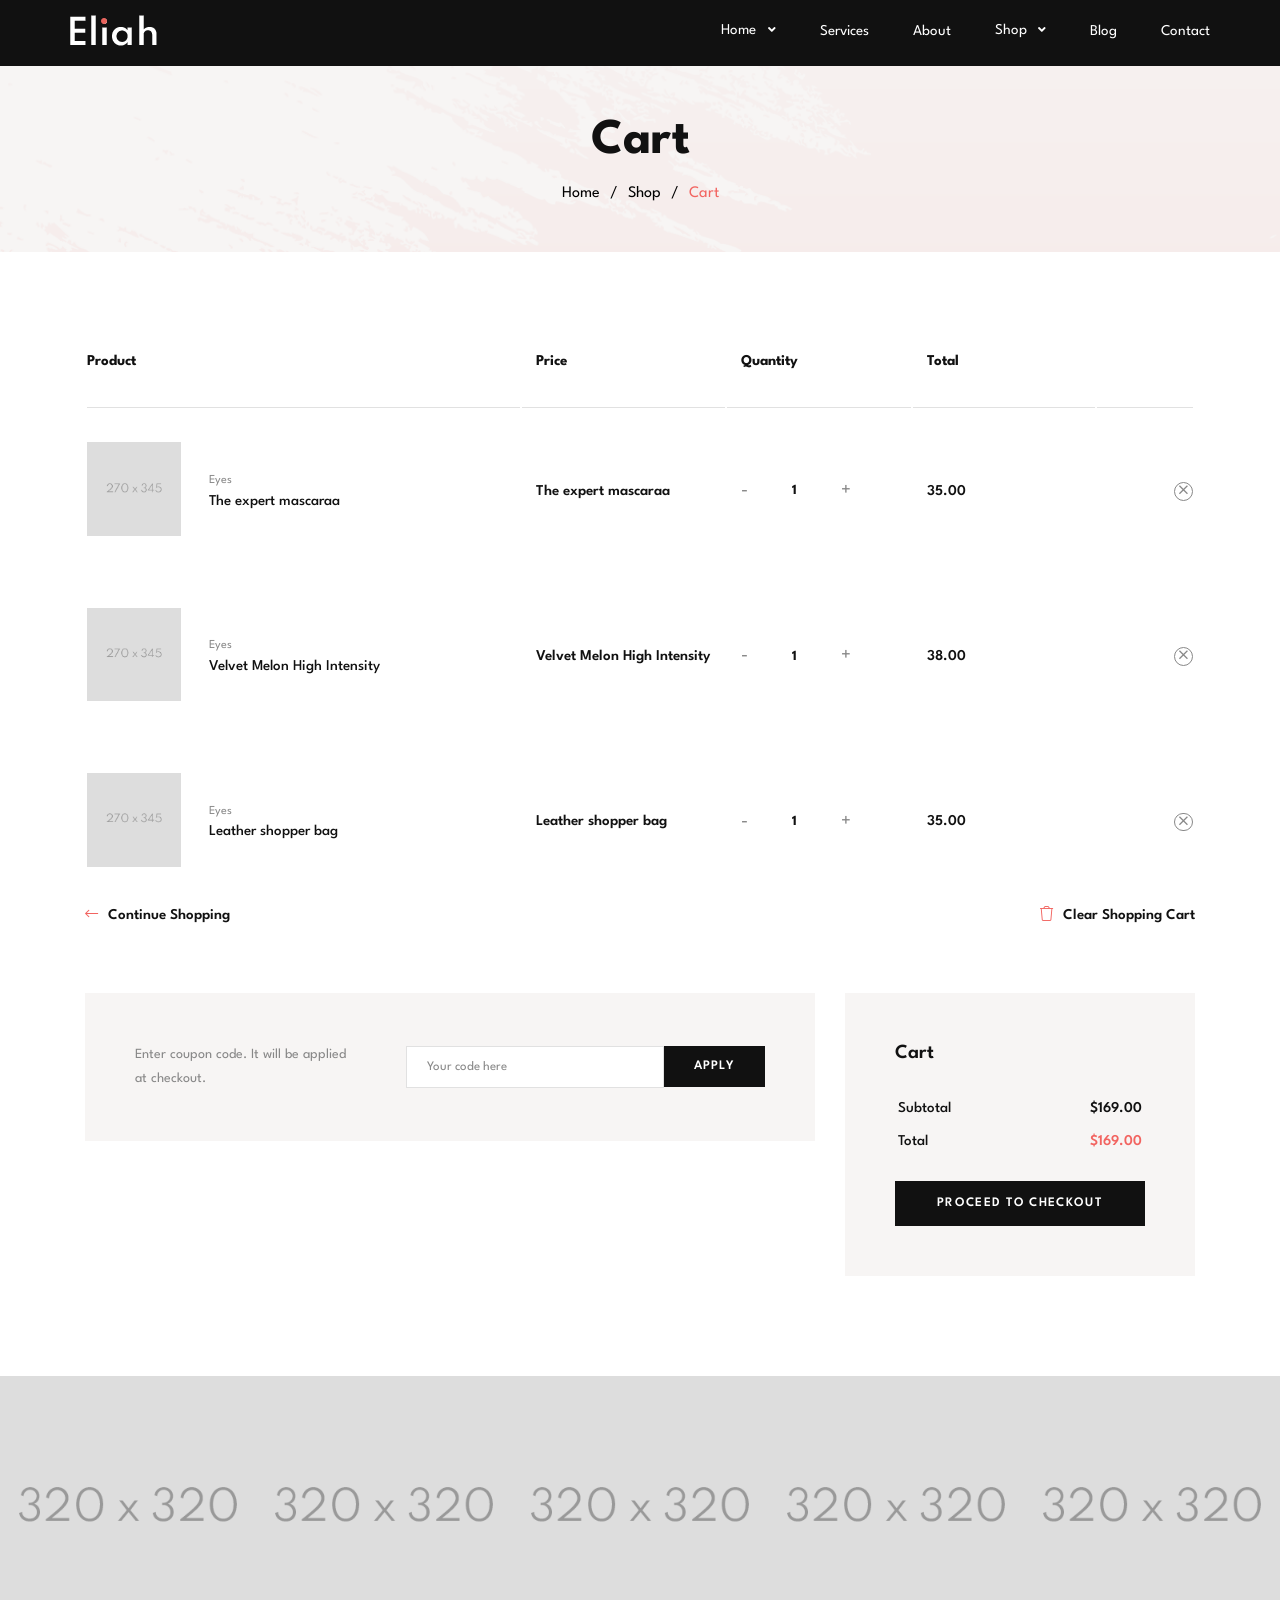
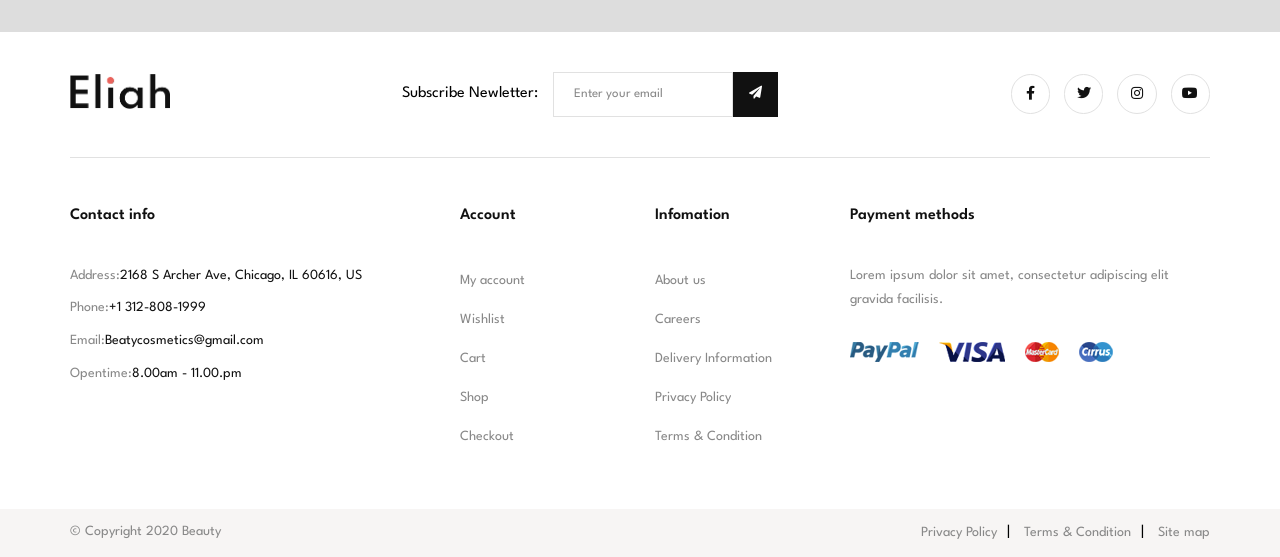
<file: legacy/cart.html>
<!DOCTYPE html>
<html lang="en">
  <head>
    <meta charset="UTF-8"/>
    <meta name="viewport" content="width=device-width, initial-scale=1.0, user-scalable=no"/>
    <meta http-equiv="X-UA-Compatible" content="ie=edge"/>
    <title>Cart</title>
    <link rel="stylesheet" href="https://fonts.googleapis.com/css2?family=Spartan:wght@300;400;500;700;900&amp;display=swap"/>
    <link rel="shortcut icon" type="image/png" href="./assets/images/fav.png"/>
    <!--build:css assets/css/styles.min.css-->
    <link rel="stylesheet" href="assets/css/bootstrap.css"/>
    <link rel="stylesheet" href="https://cdnjs.cloudflare.com/ajax/libs/animate.css/4.0.0/animate.min.css"/>
    <link rel="stylesheet" href="assets/css/slick.min.css"/>
    <link rel="stylesheet" href="assets/css/fontawesome.css"/>
    <link rel="stylesheet" href="assets/css/jquery.modal.min.css"/>
    <link rel="stylesheet" href="assets/css/bootstrap-drawer.min.css"/>
    <link rel="stylesheet" href="assets/css/style.css"/>
    <!--endbuild-->
  </head>
  <body>
    <div class="menu -style-3">
      <div class="container">
        <div class="menu__wrapper"><a href="/index.html"><img src="assets/images/logo-white.png" alt="Logo"/></a>
              <div class="navigator -white">
                <ul>
                  <li class="relative"><a href="">Home<span class="dropable-icon"><i class="fas fa-angle-down"></i></span></a>
                    <ul class="dropdown-menu">
                      <li><a href="">Beauty Salon</a></li>
                      <li><a href="homepage2.html">Makeup Salon</a></li>
                      <li><a href="homepage3.html">Natural Shop</a></li>
                      <li><a href="homepage4.html">Spa Shop</a></li>
                      <li><a href="homepage5.html">Mask Shop</a></li>
                      <li><a href="homepage6.html">Skincare Shop</a></li>
                    </ul>
                  </li>
                  <li><a href="services.html">Services</a></li>
                  <li><a href="about.html">About</a></li>
                  <li><a href="shop-fullwidth-4col.html">Shop<span class="dropable-icon"><i class="fas fa-angle-down"></i></span></a>
                    <ul class="dropdown-menu -wide">
                      <ul class="dropdown-menu__col">
                        <li><a href="shop-fullwidth-4col.html">Shop Fullwidth 4 Columns</a></li>
                        <li><a href="shop-fullwidth-5col.html">Shop Fullwidth 5 Columns</a></li>
                        <li><a href="shop-fullwidth-left-sidebar.html">Shop Fullwidth Left Sidebar</a></li>
                        <li><a href="shop-fullwidth-right-sidebar.html">Shop Fullwidth Right Sidebar</a></li>
                      </ul>
                      <ul class="dropdown-menu__col">
                        <li><a href="shop-grid-4col.html">Shop grid 4 Columns</a></li>
                        <li><a href="shop-grid-3col.html">Shop Grid 3 Columns</a></li>
                        <li><a href="shop-grid-sidebar.html">Shop Grid Sideber</a></li>
                        <li><a href="shop-list-sidebar.html">Shop List Sidebar</a></li>
                      </ul>
                      <ul class="dropdown-menu__col">
                        <li><a href="product-detail.html">Product Detail</a></li>
                        <li><a href="cart.html">Shopping cart</a></li>
                        <li><a href="checkout.html">Checkout</a></li>
                        <li><a href="wishlist.html">Wish list</a></li>
                      </ul>
                      <ul class="dropdown-menu__col -banner"><a href="shop-fullwidth-4col.html"><img src="assets/images/header/dropdown-menu-banner.png" alt="New product banner"/></a></ul>
                    </ul>
                  </li>
                  <li><a href="blog.html">Blog</a></li>
                  <li><a href="contact.html">Contact</a></li>
                </ul>
              </div>
              <div class="menu-functions -white"><a class="menu-icon -search" href="#"><img src="assets/images/header/search-icon-white.png" alt="Search icon"/></a>
                <div class="search-box">
                  <form>
                    <input type="text" placeholder="What are you looking for?" name="search"/>
                    <button><img src="assets/images/header/search-icon.png" alt="Search icon"/></button>
                  </form>
                </div><a class="menu-icon -wishlist" href="/wishlist.html"><img src="assets/images/header/wishlist-icon-white.png" alt="Wishlist icon"/></a>
                <div class="menu-cart"><a class="menu-icon -cart" href="#"><img src="assets/images/header/cart-icon-white.png" alt="Wishlist icon"/><span class="cart__quantity">0</span></a>
                  <h5>Cart:<span>$100</span></h5>
                </div><a class="menu-icon -navbar" href="#">
                  <div class="bar"></div>
                  <div class="bar"></div>
                  <div class="bar"></div></a>
              </div>
        </div>
      </div>
    </div>
    <div id="content">
          <div class="breadcrumb">
            <div class="container">
              <h2>Cart</h2>
              <ul><li>Home</li><li>Shop</li><li class="active">Cart</li></ul>
            </div>
          </div>
      <div class="shop">
        <div class="container">
          <div class="cart">
            <div class="container">
              <div class="cart__table">
                <div class="cart__table__wrapper">
                  <table>
                    <colgroup>
                      <col style="width: 40%"/>
                      <col style="width: 17%"/>
                      <col style="width: 17%"/>
                      <col style="width: 17%"/>
                      <col style="width: 9%"/>
                    </colgroup>
                    <thead>
                      <tr>
                        <th>Product</th>
                        <th>Price</th>
                        <th>Quantity</th>
                        <th>Total</th>
                        <th></th>
                      </tr>
                    </thead>
                    <tbody>
                      <tr>
                        <td>
                          <div class="cart-product">
                            <div class="cart-product__image"><img src="assets/images/product/1.png" alt="Product image"/></div>
                            <div class="cart-product__content">
                              <h5>eyes</h5><a href="product-detail.html">The expert mascaraa</a>
                            </div>
                          </div>
                        </td>
                        <td>The expert mascaraa</td>
                        <td>
                              <div class="quantity-controller ">
                                <div class="quantity-controller__btn -descrease">-</div>
                                <div class="quantity-controller__number">1</div>
                                <div class="quantity-controller__btn -increase">+</div>
                              </div>
                        </td>
                        <td>35.00</td>
                        <td><a href="#"><i class="fal fa-times"></i></a></td>
                      </tr>
                      <tr>
                        <td>
                          <div class="cart-product">
                            <div class="cart-product__image"><img src="assets/images/product/2.png" alt="Product image"/></div>
                            <div class="cart-product__content">
                              <h5>eyes</h5><a href="product-detail.html">Velvet Melon High Intensity</a>
                            </div>
                          </div>
                        </td>
                        <td>Velvet Melon High Intensity</td>
                        <td>
                              <div class="quantity-controller ">
                                <div class="quantity-controller__btn -descrease">-</div>
                                <div class="quantity-controller__number">1</div>
                                <div class="quantity-controller__btn -increase">+</div>
                              </div>
                        </td>
                        <td>38.00</td>
                        <td><a href="#"><i class="fal fa-times"></i></a></td>
                      </tr>
                      <tr>
                        <td>
                          <div class="cart-product">
                            <div class="cart-product__image"><img src="assets/images/product/3.png" alt="Product image"/></div>
                            <div class="cart-product__content">
                              <h5>eyes</h5><a href="product-detail.html">Leather shopper bag</a>
                            </div>
                          </div>
                        </td>
                        <td>Leather shopper bag</td>
                        <td>
                              <div class="quantity-controller ">
                                <div class="quantity-controller__btn -descrease">-</div>
                                <div class="quantity-controller__number">1</div>
                                <div class="quantity-controller__btn -increase">+</div>
                              </div>
                        </td>
                        <td>35.00</td>
                        <td><a href="#"><i class="fal fa-times"></i></a></td>
                      </tr>
                    </tbody>
                  </table>
                </div>
                <div class="cart__table__footer"><a href="shop-fullwidth-4col.html"><i class="fal fa-long-arrow-left"></i>Continue Shopping</a><a href="#"><i class="fal fa-trash"></i>Clear Shopping Cart</a></div>
              </div>
              <div class="cart__total">
                <div class="row">
                  <div class="col-12 col-md-8">
                    <div class="cart__total__discount">
                      <p>Enter coupon code. It will be applied at checkout.</p>
                      <div class="input-validator">
                        <form action="">
                          <input type="text" name="discountCode" placeholder="Your code here"/>
                              <button class="btn -dark">Apply
                              </button>
                        </form>
                      </div>
                    </div>
                  </div>
                  <div class="col-12 col-md-4">
                    <div class="cart__total__content">
                      <h3>Cart</h3>
                      <table>
                        <tbody>
                          <tr>
                            <th>Subtotal</th>
                            <td>$169.00</td>
                          </tr>
                          <tr>
                            <th>Total</th>
                            <td class="final-price">$169.00</td>
                          </tr>
                        </tbody>
                      </table><a class="btn -dark" href="/checkout.html">Proceed to checkout</a>
                    </div>
                  </div>
                </div>
              </div>
            </div>
          </div>
        </div>
      </div>
      <div class="instagram-two">
        <div class="instagram-two-slider"><a class="slider-item" href="https://www.instagram.com/"><img src="assets/images/instagram/InstagramTwo/1.png" alt="Instagram image"/></a><a class="slider-item" href="https://www.instagram.com/"><img src="assets/images/instagram/InstagramTwo/2.png" alt="Instagram image"/></a><a class="slider-item" href="https://www.instagram.com/"><img src="assets/images/instagram/InstagramTwo/3.png" alt="Instagram image"/></a><a class="slider-item" href="https://www.instagram.com/"><img src="assets/images/instagram/InstagramTwo/4.png" alt="Instagram image"/></a><a class="slider-item" href="https://www.instagram.com/"><img src="assets/images/instagram/InstagramTwo/5.png" alt="Instagram image"/></a><a class="slider-item" href="https://www.instagram.com/"><img src="assets/images/instagram/InstagramTwo/6.png" alt="Instagram image"/></a>
        </div>
      </div>
      <div class="footer-one">
        <div class="container">
          <div class="footer-one__header">
            <div class="footer-one__header__logo"><a href="/homepages/homepage1"><img src="assets/images/logo.png" alt="Logo"/></a></div>
            <div class="footer-one__header__newsletter"><span>Subscribe Newletter:</span>
              <div class="footer-one-newsletter">
                <div class="subscribe-form">
                  <div class="mc-form">
                    <input type="text" placeholder="Enter your email"/>
                          <button class="btn "><i class="fas fa-paper-plane"></i>
                          </button>
                  </div>
                </div>
              </div>
            </div>
            <div class="footer-one__header__social">
                    <div class="social-icons -border">
                      <ul>
                        <li><a href="https://www.facebook.com/" style="'color: undefined'"><i class="fab fa-facebook-f"></i></a></li>
                        <li><a href="https://twitter.com" style="'color: undefined'"><i class="fab fa-twitter"></i></a></li>
                        <li><a href="https://instagram.com/" style="'color: undefined'"><i class="fab fa-instagram"> </i></a></li>
                        <li><a href="https://www.youtube.com/" style="'color: undefined'"><i class="fab fa-youtube"></i></a></li>
                      </ul>
                    </div>
            </div>
          </div>
          <div class="footer-one__body">
            <div class="row">
              <div class="col-12 col-md-6 col-lg-4">
                <div class="footer__section -info">
                  <h5 class="footer-title">Contact info</h5>
                  <p>Address:<span>2168 S Archer Ave, Chicago, IL 60616, US</span></p>
                  <p>Phone:<span>+1 312-808-1999</span></p>
                  <p>Email:<span>Beatycosmetics@gmail.com</span></p>
                  <p>Opentime:<span>8.00am - 11.00.pm</span></p>
                </div>
              </div>
              <div class="col-12 col-md-6 col-lg-4">
                <div class="footer__section -links">
                  <div class="row">
                    <div class="col-12 col-sm-6">
                      <h5 class="footer-title">Account</h5>
                      <ul>
                        <li><a href="#">My account</a></li>
                        <li><a href="wishlist.html">Wishlist</a></li>
                        <li><a href="cart">Cart</a></li>
                        <li><a href="fullwidth-4col">Shop</a></li>
                        <li><a href="checkout">Checkout</a></li>
                      </ul>
                    </div>
                    <div class="col-12 col-sm-6">
                      <h5 class="footer-title">Infomation</h5>
                      <ul>
                        <li><a href="about.html">About us</a></li>
                        <li><a href="contact.html">Careers</a></li>
                        <li><a href="contact.html">Delivery Information</a></li>
                        <li><a href="contact.html">Privacy Policy</a></li>
                        <li><a href="contact.html">Terms &amp; Condition</a></li>
                      </ul>
                    </div>
                  </div>
                </div>
              </div>
              <div class="col-12 col-lg-4">
                <div class="footer__section -payment">
                  <h5 class="footer-title">Payment methods</h5>
                  <p> Lorem ipsum dolor sit amet, consectetur adipiscing elit gravida facilisis.</p>
                  <div class="payment-methods"><img src="assets/images/footer/payment.png" alt="Payment methods"/></div>
                </div>
              </div>
            </div>
          </div>
        </div>
        <div class="footer-one__footer">
          <div class="container">
            <div class="footer-one__footer__wrapper">
              <p>© Copyright 2020 Beauty</p>
              <ul>
                <li><a href="contact.html">Privacy Policy</a></li>
                <li><a href="contact.html">Terms &amp; Condition</a></li>
                <li><a href="contact.html">Site map</a></li>
              </ul>
            </div>
          </div>
        </div>
      </div>
      <div class="drawer drawer-right slide" id="cart-drawer" tabindex="-1" role="dialog" aria-labelledby="drawer-demo-title" aria-hidden="true">
        <div class="drawer-content drawer-content-scrollable" role="document">
          <div class="drawer-body">
            <div class="cart-sidebar">
              <div class="cart-items__wrapper">
                <h2>Shopping cart</h2>
                <div class="cart-item">
                  <div class="cart-item__image"><img src="assets/images/product/1.png" alt="Product image"/></div>
                  <div class="cart-item__info"><a href="/product-detail.html">The expert mascaraa</a>
                    <h5>$35.00</h5>
                    <p>Quantity:<span> 1</span></p>
                  </div><a class="cart-item__remove" href="#"><i class="fal fa-times"></i></a>
                </div>
                <div class="cart-item">
                  <div class="cart-item__image"><img src="assets/images/product/3.png" alt="Product image"/></div>
                  <div class="cart-item__info"><a href="/product-detail.html">Velvet Melon High Intensity</a>
                    <h5>$38.00</h5>
                    <p>Quantity:<span> 1</span></p>
                  </div><a class="cart-item__remove" href="#"><i class="fal fa-times"></i></a>
                </div>
                <div class="cart-items__total">
                  <div class="cart-items__total__price">
                    <h5>Total</h5><span>$73.00</span>
                  </div>
                  <div class="cart-items__total__buttons"><a class="btn -dark" href="cart.html">View cart</a><a class="btn -red" href="checkout.html">Checkout</a>
                  </div>
                </div>
              </div>
            </div>
          </div>
        </div>
      </div>
      <div class="drawer drawer-right slide" id="mobile-menu-drawer" tabindex="-1" role="dialog" aria-labelledby="drawer-demo-title" aria-hidden="true">
        <div class="drawer-content drawer-content-scrollable" role="document">
          <div class="drawer-body">
            <div class="cart-sidebar">
              <div class="cart-items__wrapper">
                <div class="navigation-sidebar">
                  <div class="search-box">
                    <form>
                      <input type="text" placeholder="What are you looking for?"/>
                      <button><img src="assets/images/header/search-icon.png" alt="Search icon"/></button>
                    </form>
                  </div>
                  <div class="navigator-mobile">
                    <ul>
                      <li class="relative"><a class="dropdown-menu-controller" href="#">Home<span class="dropable-icon"><i class="fas fa-angle-down"></i></span></a>
                        <ul class="dropdown-menu">
                          <li><a href="homepages/homepage1.html">Beauty Salon</a></li>
                          <li><a href="homepages/homepage2.html">Makeup Salon</a></li>
                          <li><a href="homepages/homepage3.html">Natural Shop</a></li>
                          <li><a href="homepages/homepage4.html">Spa Shop</a></li>
                          <li><a href="homepages/homepage5.html">Mask Shop</a></li>
                          <li><a href="homepages/homepage6.html">Skincare Shop</a></li>
                        </ul>
                      </li>
                      <li><a href="services.html">Services</a></li>
                      <li><a href="about.html">About</a></li>
                      <li><a class="dropdown-menu-controller" href="#">Shop<span class="dropable-icon"><i class="fas fa-angle-down"></i></span></a>
                        <ul class="dropdown-menu">
                          <ul class="dropdown-menu__col">
                            <li><a href="shop-fullwidth-4col.html">Shop Fullwidth 4 Columns</a></li>
                            <li><a href="shop-fullwidth-5col.html">Shop Fullwidth 5 Columns</a></li>
                            <li><a href="shop-fullwidth-left-sidebar.html">Shop Fullwidth Left Sidebar</a></li>
                            <li><a href="shop-fullwidth-right-sidebar.html">Shop Fullwidth Right Sidebar</a></li>
                          </ul>
                          <ul class="dropdown-menu__col">
                            <li><a href="shop-grid-4col.html">Shop grid 4 Columns</a></li>
                            <li><a href="shop-grid-3col.html">Shop Grid 3 Columns</a></li>
                            <li><a href="shop-grid-sidebar.html">Shop Grid Sideber</a></li>
                            <li><a href="shop-list-sidebar.html">Shop List Sidebar</a></li>
                          </ul>
                          <ul class="dropdown-menu__col">
                            <li><a href="#">Product Detail</a></li>
                            <li><a href="cart.html">Shopping cart</a></li>
                            <li><a href="checkout.html">Checkout</a></li>
                            <li><a href="wishlist.html">Wish list</a></li>
                          </ul>
                          <ul class="dropdown-menu__col -banner"><a href="shop-fullwidth-4col.html"><img src="assets/images/header/dropdown-menu-banner.png" alt="New product banner.html"/></a></ul>
                        </ul>
                      </li>
                      <li><a href="blog.html">Blog</a></li>
                      <li><a href="contact.html">Contact</a></li>
                    </ul>
                  </div>
                  <div class="navigation-sidebar__footer">
                    <select class="customed-select -borderless" name="currency">
                      <option value="usd">USD</option>
                      <option value="vnd">VND</option>
                      <option value="yen">YEN</option>
                    </select>
                    <select class="customed-select -borderless" name="currency">
                      <option value="en">EN</option>
                      <option value="vi">VI</option>
                      <option value="jp">JP</option>
                    </select>
                  </div>
                        <div class="social-icons ">
                          <ul>
                            <li><a href="https://www.facebook.com/" style="'color: undefined'"><i class="fab fa-facebook-f"></i></a></li>
                            <li><a href="https://twitter.com" style="'color: undefined'"><i class="fab fa-twitter"></i></a></li>
                            <li><a href="https://instagram.com/" style="'color: undefined'"><i class="fab fa-instagram"> </i></a></li>
                            <li><a href="https://www.youtube.com/" style="'color: undefined'"><i class="fab fa-youtube"></i></a></li>
                          </ul>
                        </div>
                </div>
              </div>
            </div>
          </div>
        </div>
      </div>
      <div class="modal" id="quick-view-modal">
        <div class="product-quickview">
          <div class="row">
            <div class="col-12 col-md-6">
              <div class="product-detail__slide-one">
                <div class="slider-wrapper">
                  <div class="slider-item"><img src="assets/images/product/1.png" alt="Product image"/></div>
                  <div class="slider-item"><img src="assets/images/product/2.png" alt="Product image"/></div>
                  <div class="slider-item"><img src="assets/images/product/3.png" alt="Product image"/></div>
                  <div class="slider-item"><img src="assets/images/product/4.png" alt="Product image"/></div>
                </div>
              </div>
            </div>
            <div class="col-12 col-md-6">
                    <div class="product-detail__content">
                      <div class="product-detail__content__header">
                        <h5>eyes</h5>
                        <h2>The expert mascaraa</h2>
                      </div>
                      <div class="product-detail__content__header__comment-block">
                              <div class="rate"><i class="fas fa-star"></i><i class="fas fa-star"></i><i class="fas fa-star"></i><i class="fas fa-star"></i><i class="far fa-star"></i></div>
                        <p>03 review</p><a href="#">Write a reviews</a>
                      </div>
                      <h3>$35.00</h3>
                      <div class="divider"></div>
                      <div class="product-detail__content__footer">
                        <ul>
                          <li>Brand:gucci
                          </li>
                          <li>Product code: PM 01
                          </li>
                          <li>Reward point: 30
                          </li>
                          <li>Availability: In Stock</li>
                        </ul>
                        <div class="product-detail__colors"><span>Color:</span>
                          <div class="product-detail__colors__item" style="background-color: #8B0000"></div>
                          <div class="product-detail__colors__item" style="background-color: #4169E1"></div>
                        </div>
                        <div class="product-detail__controller">
                                <div class="quantity-controller -border -round">
                                  <div class="quantity-controller__btn -descrease">-</div>
                                  <div class="quantity-controller__number">2</div>
                                  <div class="quantity-controller__btn -increase">+</div>
                                </div>
                                <div class="add-to-cart -dark"><a class="btn -round -red" href="#"><i class="fas fa-shopping-bag"></i></a>
                                  <h5>Add to cart</h5>
                                </div>
                          <div class="product-detail__controler__actions"></div><a class="btn -round -white" href="#"><i class="fas fa-heart"></i></a>
                        </div>
                      </div>
                    </div>
            </div>
          </div>
        </div>
      </div>
    </div>
    <!--build:js assets/js/main.min.js-->
    <script src="./assets/js/jquery-3.5.1.min.js"></script>
    <script src="./assets/js/parallax.min.js"></script>
    <script src="./assets/js/slick.min.js"></script>
    <script src="./assets/js/jquery.validate.min.js"></script>
    <script src="./assets/js/jquery.modal.min.js"></script>
    <script src="./assets/js/bootstrap-drawer.min.js"></script>
    <script src="./assets/js/jquery.countdown.min.js"></script>
    <script src="./assets/js/main.min.js"></script>
    <!--endbuild-->
  </body>
</html>
</file>
<file: assets/css/style.css>
html,
body {
  padding: 0;
  margin: 0;
  font-family: "Spartan", sans-serif;
  font-weight: normal;
  font-size: 16px; }
  @media only screen and (max-width: 992px) {
    html,
    body {
      font-size: 15px; }
    
    }
  @media only screen and (max-width: 768px) {
    html,
    body {
      font-size: 14px; } 
    
      
    }

* {
  box-sizing: border-box; }

html {
  line-height: 1;
  /* 1 */
  -webkit-text-size-adjust: 100%;
  /* 2 */ }

body {
  margin: 0;
  overflow-x: hidden; }

main {
  display: block; }

h1,
h2,
h3,
h4,
h5,
h6,
p,
ul,
li {
  margin: 0;
  padding: 0; }

hr {
  box-sizing: content-box;
  /* 1 */
  height: 1;
  /* 1 */
  overflow: visible;
  /* 2 */ }

pre {
  font-family: monospace, monospace;
  /* 1 */
  font-size: 1em;
  /* 2 */ }

a {
  background-color: transparent; }

abbr[title] {
  border-bottom: none;
  /* 1 */
  text-decoration: underline;
  /* 2 */
  text-decoration: underline dotted;
  /* 2 */ }

b,
strong {
  font-weight: bolder; }

code,
kbd,
samp {
  font-family: monospace, monospace;
  /* 1 */
  font-size: 1em;
  /* 2 */ }

small {
  font-size: 80%; }

sub,
sup {
  font-size: 75%;
  line-height: 0;
  position: relative;
  vertical-align: baseline; }

sub {
  bottom: -0.25em; }

sup {
  top: -0.5em; }

img {
  border-style: none; }

button {
  cursor: pointer; }

button,
input,
optgroup,
select,
textarea {
  font-family: inherit;
  /* 1 */
  font-size: 100%;
  /* 1 */
  line-height: 1.15;
  /* 1 */
  margin: 0;
  /* 2 */ }

button,
input {
  /* 1 */
  overflow: visible; }

button,
select {
  /* 1 */
  text-transform: none; }

button:focus,
select:focus {
  outline: 0;
  box-shadow: none; }

input:focus {
  outline: 0; }

button,
[type="button"],
[type="reset"],
[type="submit"] {
  -webkit-appearance: button; }

button::-moz-focus-inner,
[type="button"]::-moz-focus-inner,
[type="reset"]::-moz-focus-inner,
[type="submit"]::-moz-focus-inner {
  border-style: none;
  padding: 0; }

button:-moz-focusring,
[type="button"]:-moz-focusring,
[type="reset"]:-moz-focusring,
[type="submit"]:-moz-focusring {
  outline: 1px dotted ButtonText; }

fieldset {
  padding: 0.35em 0.75em 0.625em; }

legend {
  box-sizing: border-box;
  /* 1 */
  color: inherit;
  /* 2 */
  display: table;
  /* 1 */
  max-width: 100%;
  /* 1 */
  padding: 0;
  /* 3 */
  white-space: normal;
  /* 1 */ }

progress {
  vertical-align: baseline; }

textarea {
  overflow: auto; }

[type="checkbox"],
[type="radio"] {
  box-sizing: border-box;
  /* 1 */
  padding: 0;
  /* 2 */ }

[type="number"]::-webkit-inner-spin-button,
[type="number"]::-webkit-outer-spin-button {
  height: auto; }

[type="search"] {
  -webkit-appearance: textfield;
  /* 1 */
  outline-offset: -2px;
  /* 2 */ }

[type="search"]::-webkit-search-decoration {
  -webkit-appearance: none; }

::-webkit-file-upload-button {
  -webkit-appearance: button;
  /* 1 */
  font: inherit;
  /* 2 */ }

details {
  display: block; }

summary {
  display: list-item; }

template {
  display: none; }

[hidden] {
  display: none; }

@font-face {
  font-family: "Braga";
  src: url("../fonts/BragaRegular.eot");
  src: url("../fonts/BragaRegular.eot") format("embedded-opentype"), url("../fonts/BragaRegular.woff") format("woff"), url("../fonts/BragaRegular.woff2") format("woff2"), url("../fonts/BragaRegular.ttf") format("truetype"), url("../fonts/BragaRegular.otf") format("opentype"); }

.container-full-half {
  max-width: 1700px;
  width: 100%;
  padding-right: 35px;
  padding-left: 35px;
  margin-right: auto;
  margin-left: auto; }
  @media (max-width: 1199.98px) {
    .container-full-half {
      padding-left: 15px;
      padding-right: 15px; } }

.accordion-group {
  border-bottom: 1px solid #e1e1e1;
  padding: 1.25em 0; }
  .accordion-group:last-child {
    border-bottom: 0; }
  .accordion-group.active .accordion-header:after {
    content: "\f106"; }

.accordion-header {
  cursor: pointer; }
  .accordion-header:after {
    content: "\f107";
    font-family: "Font Awesome 5 Pro";
    display: inline-block;
    font-size: 14px;
    float: right;
    font-weight: 500; }
  .accordion-header > a {
    color: #111;
    font-size: 1.25em;
    font-weight: 600;
    text-decoration: none;
    line-height: 1;
    transition: 0.2s ease-in-out;
    cursor: pointer; }
    .accordion-header > a:hover {
      color: #f26460; }

.accordion-content {
  margin-left: 0;
  margin-top: 0.9375em; }

.add-to-cart {
  position: relative;
  height: 3.125em;
  display: inline-block;
  padding: 0 1.875em 0 4.375em;
  border-radius: 999px;
  border: 1px solid #e1e1e1;
  cursor: pointer;
  transition: 0.2s ease-in-out; }
  .add-to-cart.-dark, .blog-sidebar__section.-newsletter .blog-sidebar-newsletter .mc-form button.add-to-cart, .footer-one__header__newsletter .footer-one-newsletter .mc-form button.add-to-cart {
    background-color: #111; }
    .add-to-cart.-dark h5, .blog-sidebar__section.-newsletter .blog-sidebar-newsletter .mc-form button.add-to-cart h5, .footer-one__header__newsletter .footer-one-newsletter .mc-form button.add-to-cart h5 {
      color: #fff; }
  .add-to-cart.-disable {
    pointer-events: none;
    cursor: not-allowed;
    opacity: 0.5;
    padding: 0 4.375em 0 1.875em; }
    .add-to-cart.-disable .btn, .add-to-cart.-disable .blog-sidebar__section.-newsletter .blog-sidebar-newsletter .mc-form button, .blog-sidebar__section.-newsletter .blog-sidebar-newsletter .mc-form .add-to-cart.-disable button, .add-to-cart.-disable .paginator li button, .paginator li .add-to-cart.-disable button, .add-to-cart.-disable .category-two .slick-arrow, .category-two .add-to-cart.-disable .slick-arrow, .add-to-cart.-disable .footer-one__header__newsletter .footer-one-newsletter .mc-form button, .footer-one__header__newsletter .footer-one-newsletter .mc-form .add-to-cart.-disable button, .add-to-cart.-disable .footer-two__content .footer-two-newsletter .mc-form button, .footer-two__content .footer-two-newsletter .mc-form .add-to-cart.-disable button, .add-to-cart.-disable .product-detail__slide-two__small .slick-arrow, .product-detail__slide-two__small .add-to-cart.-disable .slick-arrow, .add-to-cart.-disable .product-tab-slide__content .slick-arrow, .product-tab-slide__content .add-to-cart.-disable .slick-arrow, .add-to-cart.-disable .slider.-style-3 .slider__carousel .slick-arrow, .slider.-style-3 .slider__carousel .add-to-cart.-disable .slick-arrow, .add-to-cart.-disable .testimonial-three .slick-arrow, .testimonial-three .add-to-cart.-disable .slick-arrow {
      left: 100%;
      transform: translateX(-100%); }
  .add-to-cart .btn, .add-to-cart .blog-sidebar__section.-newsletter .blog-sidebar-newsletter .mc-form button, .blog-sidebar__section.-newsletter .blog-sidebar-newsletter .mc-form .add-to-cart button, .add-to-cart .paginator li button, .paginator li .add-to-cart button, .add-to-cart .category-two .slick-arrow, .category-two .add-to-cart .slick-arrow, .add-to-cart .footer-one__header__newsletter .footer-one-newsletter .mc-form button, .footer-one__header__newsletter .footer-one-newsletter .mc-form .add-to-cart button, .add-to-cart .footer-two__content .footer-two-newsletter .mc-form button, .footer-two__content .footer-two-newsletter .mc-form .add-to-cart button, .add-to-cart .product-detail__slide-two__small .slick-arrow, .product-detail__slide-two__small .add-to-cart .slick-arrow, .add-to-cart .product-tab-slide__content .slick-arrow, .product-tab-slide__content .add-to-cart .slick-arrow, .add-to-cart .slider.-style-3 .slider__carousel .slick-arrow, .slider.-style-3 .slider__carousel .add-to-cart .slick-arrow, .add-to-cart .testimonial-three .slick-arrow, .testimonial-three .add-to-cart .slick-arrow {
    position: absolute;
    left: 0;
    top: 0;
    height: 3.84615em;
    width: 3.84615em;
    padding: 0;
    line-height: 3.84615em;
    transition: 0.2s ease-in-out; }
  .add-to-cart h5 {
    color: #111;
    font-size: 0.8125em;
    font-weight: 600;
    line-height: 3.84615em;
    text-transform: uppercase; }
  .add-to-cart:hover {
    padding: 0 4.375em 0 1.875em; }
    .add-to-cart:hover .btn, .add-to-cart:hover .blog-sidebar__section.-newsletter .blog-sidebar-newsletter .mc-form button, .blog-sidebar__section.-newsletter .blog-sidebar-newsletter .mc-form .add-to-cart:hover button, .add-to-cart:hover .paginator li button, .paginator li .add-to-cart:hover button, .add-to-cart:hover .category-two .slick-arrow, .category-two .add-to-cart:hover .slick-arrow, .add-to-cart:hover .footer-one__header__newsletter .footer-one-newsletter .mc-form button, .footer-one__header__newsletter .footer-one-newsletter .mc-form .add-to-cart:hover button, .add-to-cart:hover .footer-two__content .footer-two-newsletter .mc-form button, .footer-two__content .footer-two-newsletter .mc-form .add-to-cart:hover button, .add-to-cart:hover .product-detail__slide-two__small .slick-arrow, .product-detail__slide-two__small .add-to-cart:hover .slick-arrow, .add-to-cart:hover .product-tab-slide__content .slick-arrow, .product-tab-slide__content .add-to-cart:hover .slick-arrow, .add-to-cart:hover .slider.-style-3 .slider__carousel .slick-arrow, .slider.-style-3 .slider__carousel .add-to-cart:hover .slick-arrow, .add-to-cart:hover .testimonial-three .slick-arrow, .testimonial-three .add-to-cart:hover .slick-arrow {
      left: 100%;
      transform: translateX(-100%); }

@media only screen and (max-width: 992px) {
  .benefits {
    font-size: 16px; } }

.benefits__item {
  display: flex;
  align-items: flex-start; }
  .benefits__item:hover .benefits__item__icon {
    animation: pulse 1s forwards; }
  @media only screen and (max-width: 992px) {
    .benefits__item {
      margin-bottom: 1.875em; } }
  .benefits__item__icon {
    width: 1.875em;
    margin-right: 1.5625em; }
    .benefits__item__icon img {
      height: 100%;
      width: 100%;
      object-fit: contain; }
  .benefits__item__content h5 {
    color: #111;
    font-size: 1em;
    font-weight: 500;
    line-height: 1;
    margin-bottom: 0.625em; }
  .benefits__item__content p {
    color: #111;
    font-size: 0.8125em;
    font-weight: normal;
    line-height: 1.69231em; }

@keyframes pulse {
  0% {
    transform: scale(1); }
  50% {
    transform: scale(1.2); }
  100% {
    transform: scale(1); } }

.blog-sidebar__section {
  padding-bottom: 2.5em;
  margin-bottom: 2.5em;
  border-bottom: 1px solid #e1e1e1; }
  .blog-sidebar__section:last-child {
    padding-bottom: 0;
    border-bottom: 0; }
  .blog-sidebar__section.-search form {
    position: relative; }
    .blog-sidebar__section.-search form input {
      background-color: #fff;
      border: 1px solid #e1e1e1;
      height: 3.125em;
      width: 100%;
      transition: 0.2s ease-in-out;
      -webkit-appearance: none;
      padding: 1.25rem;
      border-radius: 0px;
      color: #111;
      font-size: 0.8125rem;
      font-weight: normal;
      line-height: 3.125em; }
      .blog-sidebar__section.-search form input:focus {
        outline: 0; }
      .blog-sidebar__section.-search form input:-webkit-input-placeholder {
        color: #888;
        font-size: 0.8125rem;
        font-weight: normal;
        line-height: 3.125em; }
      .blog-sidebar__section.-search form input::-webkit-input-placeholder {
        color: #888;
        font-size: 0.8125rem;
        font-weight: normal;
        line-height: 3.125em; }
      .blog-sidebar__section.-search form input:-moz-input-placeholder {
        color: #888;
        font-size: 0.8125rem;
        font-weight: normal;
        line-height: 3.125em;
        line-height: -moz-block-height; }
      .blog-sidebar__section.-search form input::-moz-input-placeholder {
        color: #888;
        font-size: 0.8125rem;
        font-weight: normal;
        line-height: 3.125em;
        line-height: -moz-block-height; }
      .blog-sidebar__section.-search form input:-ms-input-placeholder {
        color: #888;
        font-size: 0.8125rem;
        font-weight: normal;
        line-height: 3.125em; }
      .blog-sidebar__section.-search form input::-ms-input-placeholder {
        color: #888;
        font-size: 0.8125rem;
        font-weight: normal;
        line-height: 3.125em; }
      .blog-sidebar__section.-search form input:-o-input-placeholder {
        color: #888;
        font-size: 0.8125rem;
        font-weight: normal;
        line-height: 3.125em; }
      .blog-sidebar__section.-search form input::-o-input-placeholder {
        color: #888;
        font-size: 0.8125rem;
        font-weight: normal;
        line-height: 3.125em; }
      .blog-sidebar__section.-search form input:input-placeholder {
        color: #888;
        font-size: 0.8125rem;
        font-weight: normal;
        line-height: 3.125em; }
      .blog-sidebar__section.-search form input::input-placeholder {
        color: #888;
        font-size: 0.8125rem;
        font-weight: normal;
        line-height: 3.125em; }
    .blog-sidebar__section.-search form button {
      position: absolute;
      top: 50%;
      right: 1.25em;
      transform: translateY(-50%);
      color: #111;
      font-size: 14px;
      font-weight: normal;
      text-decoration: none;
      line-height: 1;
      transition: 0.2s ease-in-out;
      cursor: pointer;
      background-color: transparent;
      border: 0; }
      .blog-sidebar__section.-search form button:hover {
        color: #f26460; }
  .blog-sidebar__section.-categories ul {
    list-style: none; }
    .blog-sidebar__section.-categories ul li {
      margin-bottom: 1.25em; }
      .blog-sidebar__section.-categories ul li a {
        color: #888;
        font-size: 0.9375em;
        font-weight: 500;
        text-decoration: none;
        line-height: 1;
        transition: 0.2s ease-in-out;
        cursor: pointer; }
        .blog-sidebar__section.-categories ul li a:hover {
          color: #111; }
        .blog-sidebar__section.-categories ul li a span {
          float: right; }
  .blog-sidebar__section.-polular-post .post-card-three {
    margin-bottom: 1.875em; }
  .blog-sidebar__section.-newsletter .blog-sidebar-newsletter .mc-form input[type="email"] {
    background-color: #fff;
    border: 1px solid #e1e1e1;
    height: 3.21429em;
    width: 100%;
    transition: 0.2s ease-in-out;
    -webkit-appearance: none;
    padding: 1.25rem;
    border-radius: 0px;
    color: #111;
    font-size: 0.8125rem;
    font-weight: normal;
    line-height: 3.21429em;
    margin-bottom: 1.07143em; }
    .blog-sidebar__section.-newsletter .blog-sidebar-newsletter .mc-form input[type="email"]:focus {
      outline: 0; }
    .blog-sidebar__section.-newsletter .blog-sidebar-newsletter .mc-form input[type="email"]:-webkit-input-placeholder {
      color: #888;
      font-size: 0.8125rem;
      font-weight: normal;
      line-height: 3.21429em; }
    .blog-sidebar__section.-newsletter .blog-sidebar-newsletter .mc-form input[type="email"]::-webkit-input-placeholder {
      color: #888;
      font-size: 0.8125rem;
      font-weight: normal;
      line-height: 3.21429em; }
    .blog-sidebar__section.-newsletter .blog-sidebar-newsletter .mc-form input[type="email"]:-moz-input-placeholder {
      color: #888;
      font-size: 0.8125rem;
      font-weight: normal;
      line-height: 3.21429em;
      line-height: -moz-block-height; }
    .blog-sidebar__section.-newsletter .blog-sidebar-newsletter .mc-form input[type="email"]::-moz-input-placeholder {
      color: #888;
      font-size: 0.8125rem;
      font-weight: normal;
      line-height: 3.21429em;
      line-height: -moz-block-height; }
    .blog-sidebar__section.-newsletter .blog-sidebar-newsletter .mc-form input[type="email"]:-ms-input-placeholder {
      color: #888;
      font-size: 0.8125rem;
      font-weight: normal;
      line-height: 3.21429em; }
    .blog-sidebar__section.-newsletter .blog-sidebar-newsletter .mc-form input[type="email"]::-ms-input-placeholder {
      color: #888;
      font-size: 0.8125rem;
      font-weight: normal;
      line-height: 3.21429em; }
    .blog-sidebar__section.-newsletter .blog-sidebar-newsletter .mc-form input[type="email"]:-o-input-placeholder {
      color: #888;
      font-size: 0.8125rem;
      font-weight: normal;
      line-height: 3.21429em; }
    .blog-sidebar__section.-newsletter .blog-sidebar-newsletter .mc-form input[type="email"]::-o-input-placeholder {
      color: #888;
      font-size: 0.8125rem;
      font-weight: normal;
      line-height: 3.21429em; }
    .blog-sidebar__section.-newsletter .blog-sidebar-newsletter .mc-form input[type="email"]:input-placeholder {
      color: #888;
      font-size: 0.8125rem;
      font-weight: normal;
      line-height: 3.21429em; }
    .blog-sidebar__section.-newsletter .blog-sidebar-newsletter .mc-form input[type="email"]::input-placeholder {
      color: #888;
      font-size: 0.8125rem;
      font-weight: normal;
      line-height: 3.21429em; }
  .blog-sidebar__section.-newsletter .blog-sidebar-newsletter .mc-form label {
    color: #111;
    font-size: 0.875em;
    font-weight: normal;
    line-height: 2em;
    display: block;
    margin-bottom: 1.25em; }
    .blog-sidebar__section.-newsletter .blog-sidebar-newsletter .mc-form label input {
      margin-right: 0.625em; }
  .blog-sidebar__section.-newsletter .blog-sidebar-newsletter .mc-form button {
    height: 3.46154em !important;
    padding: 0 2.30769em !important; }
  .blog-sidebar__section.-newsletter p {
    color: #111;
    font-size: 0.9375em;
    font-weight: normal;
    line-height: 1.86667em;
    margin-bottom: 1.33333em; }

.blog-sidebar__title {
  color: #111;
  font-size: 1.25em;
  font-weight: 700;
  line-height: 1;
  margin-bottom: 1.75em; }

.breadcrumb {
  text-align: center;
  background-image: url("../images/common/Breadcrumb/bg.png");
  background-size: cover;
  background-repeat: no-repeat;
  padding: 3.125em 0;
  margin-bottom: 6.25rem; }
  .breadcrumb h2 {
    color: #111;
    font-size: 3.125em;
    font-weight: 700;
    line-height: 1;
    margin-bottom: 0.4em; }
  .breadcrumb ul {
    list-style: none; }
    .breadcrumb ul li {
      display: inline-block; }
      .breadcrumb ul li.active {
        color: #f26460; }
      .breadcrumb ul li:last-child:after {
        display: none; }
      .breadcrumb ul li:after {
        content: "/";
        margin: 0 0.625em; }

.btn, .blog-sidebar__section.-newsletter .blog-sidebar-newsletter .mc-form button, .paginator li button, .category-two .slick-arrow, .footer-one__header__newsletter .footer-one-newsletter .mc-form button, .footer-two__content .footer-two-newsletter .mc-form button, .product-detail__slide-two__small .slick-arrow, .product-tab-slide__content .slick-arrow, .slider.-style-3 .slider__carousel .slick-arrow, .testimonial-three .slick-arrow {
  transition: 0.2s ease-in-out;
  font-size: 0.8125em;
  line-height: 1.625em;
  text-align: center;
  text-decoration: none;
  width: auto;
  height: auto;
  display: inline-block;
  padding: 1.15385em 2.30769em;
  text-transform: uppercase;
  font-weight: 600;
  border: 0;
  letter-spacing: 0.1em;
  -webkit-appearance: none;
  -moz-appearance: none;
  -ms-appearance: none;
  -o-appearance: none;
  appearance: none; }
  .btn.-disable, .blog-sidebar__section.-newsletter .blog-sidebar-newsletter .mc-form button.-disable, .paginator li button.-disable, .category-two .-disable.slick-arrow, .footer-one__header__newsletter .footer-one-newsletter .mc-form button.-disable, .footer-two__content .footer-two-newsletter .mc-form button.-disable, .product-detail__slide-two__small .-disable.slick-arrow, .product-tab-slide__content .-disable.slick-arrow, .slider.-style-3 .slider__carousel .-disable.slick-arrow, .testimonial-three .-disable.slick-arrow {
    pointer-events: none;
    cursor: not-allowed;
    opacity: 0.5; }
  .btn.-round, .blog-sidebar__section.-newsletter .blog-sidebar-newsletter .mc-form button.-round, .blog-sidebar__section.-newsletter .blog-sidebar-newsletter .mc-form .paginator li button, .paginator li .blog-sidebar__section.-newsletter .blog-sidebar-newsletter .mc-form button, .blog-sidebar__section.-newsletter .blog-sidebar-newsletter .mc-form .product-detail__slide-two__small button.slick-arrow, .product-detail__slide-two__small .blog-sidebar__section.-newsletter .blog-sidebar-newsletter .mc-form button.slick-arrow, .paginator li button, .category-two .-round.slick-arrow, .category-two .paginator li button.slick-arrow, .paginator li .category-two button.slick-arrow, .footer-one__header__newsletter .footer-one-newsletter .mc-form button.-round, .footer-one__header__newsletter .footer-one-newsletter .mc-form .paginator li button, .paginator li .footer-one__header__newsletter .footer-one-newsletter .mc-form button, .footer-one__header__newsletter .footer-one-newsletter .mc-form .product-detail__slide-two__small button.slick-arrow, .product-detail__slide-two__small .footer-one__header__newsletter .footer-one-newsletter .mc-form button.slick-arrow, .footer-two__content .footer-two-newsletter .mc-form button.-round, .footer-two__content .footer-two-newsletter .mc-form .paginator li button, .paginator li .footer-two__content .footer-two-newsletter .mc-form button, .footer-two__content .footer-two-newsletter .mc-form .product-detail__slide-two__small button.slick-arrow, .product-detail__slide-two__small .footer-two__content .footer-two-newsletter .mc-form button.slick-arrow, .product-detail__slide-two__small .slick-arrow, .product-tab-slide__content .-round.slick-arrow, .product-tab-slide__content .paginator li button.slick-arrow, .paginator li .product-tab-slide__content button.slick-arrow, .slider.-style-3 .slider__carousel .-round.slick-arrow, .slider.-style-3 .slider__carousel .paginator li button.slick-arrow, .paginator li .slider.-style-3 .slider__carousel button.slick-arrow, .slider.-style-3 .slider__carousel .product-detail__slide-two__small .slick-arrow, .product-detail__slide-two__small .slider.-style-3 .slider__carousel .slick-arrow, .testimonial-three .-round.slick-arrow, .testimonial-three .paginator li button.slick-arrow, .paginator li .testimonial-three button.slick-arrow {
    border-radius: 999px; }
  .btn.-underline, .blog-sidebar__section.-newsletter .blog-sidebar-newsletter .mc-form button.-underline, .paginator li button.-underline, .category-two .-underline.slick-arrow, .footer-one__header__newsletter .footer-one-newsletter .mc-form button.-underline, .footer-two__content .footer-two-newsletter .mc-form button.-underline, .product-detail__slide-two__small .-underline.slick-arrow, .product-tab-slide__content .-underline.slick-arrow, .slider.-style-3 .slider__carousel .-underline.slick-arrow, .testimonial-three .-underline.slick-arrow {
    border: 0;
    padding: 0;
    padding-bottom: 0.625em;
    position: relative;
    overflow: hidden; }
    .btn.-underline:after, .blog-sidebar__section.-newsletter .blog-sidebar-newsletter .mc-form button.-underline:after, .paginator li button.-underline:after, .category-two .-underline.slick-arrow:after, .footer-one__header__newsletter .footer-one-newsletter .mc-form button.-underline:after, .footer-two__content .footer-two-newsletter .mc-form button.-underline:after, .product-detail__slide-two__small .-underline.slick-arrow:after, .product-tab-slide__content .-underline.slick-arrow:after, .slider.-style-3 .slider__carousel .-underline.slick-arrow:after, .testimonial-three .-underline.slick-arrow:after, .btn.-underline:before, .blog-sidebar__section.-newsletter .blog-sidebar-newsletter .mc-form button.-underline:before, .paginator li button.-underline:before, .category-two .-underline.slick-arrow:before, .footer-one__header__newsletter .footer-one-newsletter .mc-form button.-underline:before, .footer-two__content .footer-two-newsletter .mc-form button.-underline:before, .product-detail__slide-two__small .-underline.slick-arrow:before, .product-tab-slide__content .-underline.slick-arrow:before, .slider.-style-3 .slider__carousel .-underline.slick-arrow:before, .testimonial-three .-underline.slick-arrow:before {
      content: "";
      width: 100%;
      height: 2px;
      background-color: #f26460;
      position: absolute;
      left: 0;
      bottom: 0;
      transition: 0.2s ease-in-out; }
    .btn.-underline:after, .blog-sidebar__section.-newsletter .blog-sidebar-newsletter .mc-form button.-underline:after, .paginator li button.-underline:after, .category-two .-underline.slick-arrow:after, .footer-one__header__newsletter .footer-one-newsletter .mc-form button.-underline:after, .footer-two__content .footer-two-newsletter .mc-form button.-underline:after, .product-detail__slide-two__small .-underline.slick-arrow:after, .product-tab-slide__content .-underline.slick-arrow:after, .slider.-style-3 .slider__carousel .-underline.slick-arrow:after, .testimonial-three .-underline.slick-arrow:after {
      left: -100%;
      background-color: #111; }
    .btn.-underline:hover:after, .blog-sidebar__section.-newsletter .blog-sidebar-newsletter .mc-form button.-underline:hover:after, .paginator li button.-underline:hover:after, .category-two .-underline.slick-arrow:hover:after, .footer-one__header__newsletter .footer-one-newsletter .mc-form button.-underline:hover:after, .footer-two__content .footer-two-newsletter .mc-form button.-underline:hover:after, .product-detail__slide-two__small .-underline.slick-arrow:hover:after, .product-tab-slide__content .-underline.slick-arrow:hover:after, .slider.-style-3 .slider__carousel .-underline.slick-arrow:hover:after, .testimonial-three .-underline.slick-arrow:hover:after {
      left: 0; }
  .btn:focus, .blog-sidebar__section.-newsletter .blog-sidebar-newsletter .mc-form button:focus, .paginator li button:focus, .category-two .slick-arrow:focus, .footer-one__header__newsletter .footer-one-newsletter .mc-form button:focus, .footer-two__content .footer-two-newsletter .mc-form button:focus, .product-detail__slide-two__small .slick-arrow:focus, .product-tab-slide__content .slick-arrow:focus, .slider.-style-3 .slider__carousel .slick-arrow:focus, .testimonial-three .slick-arrow:focus {
    outline: 0; }
  .btn.-red, .blog-sidebar__section.-newsletter .blog-sidebar-newsletter .mc-form button.-red, .blog-sidebar__section.-newsletter .blog-sidebar-newsletter .footer-two__content .footer-two-newsletter .mc-form button, .footer-two__content .footer-two-newsletter .blog-sidebar__section.-newsletter .blog-sidebar-newsletter .mc-form button, .paginator li button.-red, .category-two .-red.slick-arrow, .footer-one__header__newsletter .footer-one-newsletter .mc-form button.-red, .footer-two__content .footer-two-newsletter .mc-form button, .product-detail__slide-two__small .-red.slick-arrow, .product-tab-slide__content .-red.slick-arrow, .slider.-style-3 .slider__carousel .-red.slick-arrow, .slider.-style-3 .slider__carousel .footer-two__content .footer-two-newsletter .mc-form button.slick-arrow, .footer-two__content .footer-two-newsletter .mc-form .slider.-style-3 .slider__carousel button.slick-arrow, .testimonial-three .-red.slick-arrow {
    background-color: #f26460;
    color: #fff; }
    .btn.-red:hover, .blog-sidebar__section.-newsletter .blog-sidebar-newsletter .mc-form button.-red:hover, .paginator li button.-red:hover, .category-two .-red.slick-arrow:hover, .footer-one__header__newsletter .footer-one-newsletter .mc-form button.-red:hover, .footer-two__content .footer-two-newsletter .mc-form button:hover, .product-detail__slide-two__small .-red.slick-arrow:hover, .product-tab-slide__content .-red.slick-arrow:hover, .slider.-style-3 .slider__carousel .-red.slick-arrow:hover, .testimonial-three .-red.slick-arrow:hover {
      background-color: #ee3631; }
  .btn.-light-red, .blog-sidebar__section.-newsletter .blog-sidebar-newsletter .mc-form button.-light-red, .paginator li button.-light-red, .category-two .-light-red.slick-arrow, .footer-one__header__newsletter .footer-one-newsletter .mc-form button.-light-red, .footer-two__content .footer-two-newsletter .mc-form button.-light-red, .product-detail__slide-two__small .-light-red.slick-arrow, .product-tab-slide__content .-light-red.slick-arrow, .slider.-style-3 .slider__carousel .-light-red.slick-arrow, .testimonial-three .-light-red.slick-arrow {
    background-color: #f26460;
    color: #fff; }
    .btn.-light-red:hover, .blog-sidebar__section.-newsletter .blog-sidebar-newsletter .mc-form button.-light-red:hover, .paginator li button.-light-red:hover, .category-two .-light-red.slick-arrow:hover, .footer-one__header__newsletter .footer-one-newsletter .mc-form button.-light-red:hover, .footer-two__content .footer-two-newsletter .mc-form button.-light-red:hover, .product-detail__slide-two__small .-light-red.slick-arrow:hover, .product-tab-slide__content .-light-red.slick-arrow:hover, .slider.-style-3 .slider__carousel .-light-red.slick-arrow:hover, .testimonial-three .-light-red.slick-arrow:hover {
      background-color: #ee3631; }
  .btn.-dark, .blog-sidebar__section.-newsletter .blog-sidebar-newsletter .mc-form button, .paginator li button.-dark, .category-two .-dark.slick-arrow, .footer-one__header__newsletter .footer-one-newsletter .mc-form button, .footer-two__content .footer-two-newsletter .mc-form button.-dark, .product-detail__slide-two__small .-dark.slick-arrow, .product-tab-slide__content .-dark.slick-arrow, .slider.-style-3 .slider__carousel .-dark.slick-arrow, .slider.-style-3 .slider__carousel .footer-one__header__newsletter .footer-one-newsletter .mc-form button.slick-arrow, .footer-one__header__newsletter .footer-one-newsletter .mc-form .slider.-style-3 .slider__carousel button.slick-arrow, .testimonial-three .-dark.slick-arrow {
    background-color: #111;
    color: #fff; }
    .btn.-dark:hover, .blog-sidebar__section.-newsletter .blog-sidebar-newsletter .mc-form button:hover, .paginator li button.-dark:hover, .category-two .-dark.slick-arrow:hover, .footer-one__header__newsletter .footer-one-newsletter .mc-form button:hover, .footer-two__content .footer-two-newsletter .mc-form button.-dark:hover, .product-detail__slide-two__small .-dark.slick-arrow:hover, .product-tab-slide__content .-dark.slick-arrow:hover, .slider.-style-3 .slider__carousel .-dark.slick-arrow:hover, .testimonial-three .-dark.slick-arrow:hover {
      background-color: black; }
  .btn.-light, .blog-sidebar__section.-newsletter .blog-sidebar-newsletter .mc-form button.-light, .paginator li button.-light, .category-two .-light.slick-arrow, .footer-one__header__newsletter .footer-one-newsletter .mc-form button.-light, .footer-two__content .footer-two-newsletter .mc-form button.-light, .product-detail__slide-two__small .-light.slick-arrow, .product-tab-slide__content .-light.slick-arrow, .slider.-style-3 .slider__carousel .-light.slick-arrow, .testimonial-three .-light.slick-arrow {
    background-color: #f5f5f5;
    color: #fff;
    color: #111; }
    .btn.-light:hover, .blog-sidebar__section.-newsletter .blog-sidebar-newsletter .mc-form button.-light:hover, .paginator li button.-light:hover, .category-two .-light.slick-arrow:hover, .footer-one__header__newsletter .footer-one-newsletter .mc-form button.-light:hover, .footer-two__content .footer-two-newsletter .mc-form button.-light:hover, .product-detail__slide-two__small .-light.slick-arrow:hover, .product-tab-slide__content .-light.slick-arrow:hover, .slider.-style-3 .slider__carousel .-light.slick-arrow:hover, .testimonial-three .-light.slick-arrow:hover {
      background-color: gainsboro; }
  .btn.-white, .blog-sidebar__section.-newsletter .blog-sidebar-newsletter .mc-form button.-white, .blog-sidebar__section.-newsletter .blog-sidebar-newsletter .mc-form .paginator li button, .paginator li .blog-sidebar__section.-newsletter .blog-sidebar-newsletter .mc-form button, .blog-sidebar__section.-newsletter .blog-sidebar-newsletter .mc-form .product-detail__slide-two__small button.slick-arrow, .product-detail__slide-two__small .blog-sidebar__section.-newsletter .blog-sidebar-newsletter .mc-form button.slick-arrow, .paginator li button, .category-two .-white.slick-arrow, .category-two .paginator li button.slick-arrow, .paginator li .category-two button.slick-arrow, .footer-one__header__newsletter .footer-one-newsletter .mc-form button.-white, .footer-one__header__newsletter .footer-one-newsletter .mc-form .paginator li button, .paginator li .footer-one__header__newsletter .footer-one-newsletter .mc-form button, .footer-one__header__newsletter .footer-one-newsletter .mc-form .product-detail__slide-two__small button.slick-arrow, .product-detail__slide-two__small .footer-one__header__newsletter .footer-one-newsletter .mc-form button.slick-arrow, .footer-two__content .footer-two-newsletter .mc-form button.-white, .footer-two__content .footer-two-newsletter .mc-form .paginator li button, .paginator li .footer-two__content .footer-two-newsletter .mc-form button, .footer-two__content .footer-two-newsletter .mc-form .product-detail__slide-two__small button.slick-arrow, .product-detail__slide-two__small .footer-two__content .footer-two-newsletter .mc-form button.slick-arrow, .product-detail__slide-two__small .slick-arrow, .product-tab-slide__content .-white.slick-arrow, .product-tab-slide__content .paginator li button.slick-arrow, .paginator li .product-tab-slide__content button.slick-arrow, .slider.-style-3 .slider__carousel .-white.slick-arrow, .slider.-style-3 .slider__carousel .paginator li button.slick-arrow, .paginator li .slider.-style-3 .slider__carousel button.slick-arrow, .slider.-style-3 .slider__carousel .product-detail__slide-two__small .slick-arrow, .product-detail__slide-two__small .slider.-style-3 .slider__carousel .slick-arrow, .testimonial-three .-white.slick-arrow, .testimonial-three .paginator li button.slick-arrow, .paginator li .testimonial-three button.slick-arrow {
    background-color: #fff;
    color: #fff;
    border: 1px solid #e1e1e1;
    color: #111; }
    .btn.-white:hover, .blog-sidebar__section.-newsletter .blog-sidebar-newsletter .mc-form button.-white:hover, .blog-sidebar__section.-newsletter .blog-sidebar-newsletter .mc-form .paginator li button:hover, .paginator li .blog-sidebar__section.-newsletter .blog-sidebar-newsletter .mc-form button:hover, .blog-sidebar__section.-newsletter .blog-sidebar-newsletter .mc-form .product-detail__slide-two__small button.slick-arrow:hover, .product-detail__slide-two__small .blog-sidebar__section.-newsletter .blog-sidebar-newsletter .mc-form button.slick-arrow:hover, .paginator li button:hover, .category-two .-white.slick-arrow:hover, .footer-one__header__newsletter .footer-one-newsletter .mc-form button.-white:hover, .footer-one__header__newsletter .footer-one-newsletter .mc-form .paginator li button:hover, .paginator li .footer-one__header__newsletter .footer-one-newsletter .mc-form button:hover, .footer-one__header__newsletter .footer-one-newsletter .mc-form .product-detail__slide-two__small button.slick-arrow:hover, .product-detail__slide-two__small .footer-one__header__newsletter .footer-one-newsletter .mc-form button.slick-arrow:hover, .footer-two__content .footer-two-newsletter .mc-form button.-white:hover, .footer-two__content .footer-two-newsletter .mc-form .paginator li button:hover, .paginator li .footer-two__content .footer-two-newsletter .mc-form button:hover, .footer-two__content .footer-two-newsletter .mc-form .product-detail__slide-two__small button.slick-arrow:hover, .product-detail__slide-two__small .footer-two__content .footer-two-newsletter .mc-form button.slick-arrow:hover, .product-detail__slide-two__small .slick-arrow:hover, .product-tab-slide__content .-white.slick-arrow:hover, .slider.-style-3 .slider__carousel .-white.slick-arrow:hover, .slider.-style-3 .slider__carousel .paginator li button.slick-arrow:hover, .paginator li .slider.-style-3 .slider__carousel button.slick-arrow:hover, .slider.-style-3 .slider__carousel .product-detail__slide-two__small .slick-arrow:hover, .product-detail__slide-two__small .slider.-style-3 .slider__carousel .slick-arrow:hover, .testimonial-three .-white.slick-arrow:hover {
      background-color: #e6e6e6; }
  .btn.-transparent, .blog-sidebar__section.-newsletter .blog-sidebar-newsletter .mc-form button.-transparent, .paginator li button.-transparent, .category-two .-transparent.slick-arrow, .footer-one__header__newsletter .footer-one-newsletter .mc-form button.-transparent, .footer-two__content .footer-two-newsletter .mc-form button.-transparent, .product-detail__slide-two__small .-transparent.slick-arrow, .product-tab-slide__content .-transparent.slick-arrow, .slider.-style-3 .slider__carousel .-transparent.slick-arrow, .testimonial-three .-transparent.slick-arrow {
    background-color: transparent;
    color: #fff;
    color: #111; }
    .btn.-transparent:hover, .blog-sidebar__section.-newsletter .blog-sidebar-newsletter .mc-form button.-transparent:hover, .paginator li button.-transparent:hover, .category-two .-transparent.slick-arrow:hover, .footer-one__header__newsletter .footer-one-newsletter .mc-form button.-transparent:hover, .footer-two__content .footer-two-newsletter .mc-form button.-transparent:hover, .product-detail__slide-two__small .-transparent.slick-arrow:hover, .product-tab-slide__content .-transparent.slick-arrow:hover, .slider.-style-3 .slider__carousel .-transparent.slick-arrow:hover, .testimonial-three .-transparent.slick-arrow:hover {
      background-color: rgba(0, 0, 0, 0); }

.cart-sidebar {
  height: 100%; }
  .cart-sidebar .cart-items__wrapper {
    height: 100%;
    background-color: #fff;
    z-index: 101;
    display: flex;
    flex-direction: column; }
    @media only screen and (max-width: 768px) {
      .cart-sidebar .cart-items__wrapper {
        font-size: 0.875em; } }
    .cart-sidebar .cart-items__wrapper h2 {
      color: #111;
      font-size: 1.25em;
      font-weight: 600;
      line-height: 1;
      margin-bottom: 1.5em; }
    .cart-sidebar .cart-items__wrapper .empty-noti {
      color: #111;
      font-size: 1.875em;
      font-weight: normal;
      line-height: 1;
      padding: 3.125em 0; }
    .cart-sidebar .cart-items__wrapper .cart-item {
      display: flex;
      align-items: center;
      padding-bottom: 1.875em;
      margin-bottom: 1.875em;
      border-bottom: 1px solid #e1e1e1; }
      .cart-sidebar .cart-items__wrapper .cart-item:last-child {
        padding-bottom: 0;
        border: 0; }
      .cart-sidebar .cart-items__wrapper .cart-item__image {
        margin-right: 1.5625em; }
        .cart-sidebar .cart-items__wrapper .cart-item__image img {
          height: 5em;
          width: 5em;
          object-fit: cover; }
      .cart-sidebar .cart-items__wrapper .cart-item__info {
        margin-right: 1.875em; }
        .cart-sidebar .cart-items__wrapper .cart-item__info a {
          color: #111;
          font-size: 0.9375em;
          font-weight: 500;
          text-decoration: none;
          line-height: 1.6em;
          transition: 0.2s ease-in-out;
          cursor: pointer;
          display: block;
          margin-bottom: 0.66667em; }
          .cart-sidebar .cart-items__wrapper .cart-item__info a:hover {
            color: #f26460; }
        .cart-sidebar .cart-items__wrapper .cart-item__info h5 {
          color: #111;
          font-size: 0.9375em;
          font-weight: 600;
          line-height: 1;
          display: block;
          margin-bottom: 1em; }
        .cart-sidebar .cart-items__wrapper .cart-item__info p {
          color: #888;
          font-size: 0.8125em;
          font-weight: normal;
          line-height: 1; }
      .cart-sidebar .cart-items__wrapper .cart-item__remove {
        color: #888;
        font-size: 0.9375em;
        font-weight: normal;
        text-decoration: none;
        line-height: 1.33333em;
        transition: 0.2s ease-in-out;
        cursor: pointer;
        border: 1px solid #888;
        height: 1.33333em;
        width: 1.33333em;
        text-align: center;
        border-radius: 999px;
        margin-left: auto; }
        .cart-sidebar .cart-items__wrapper .cart-item__remove:hover {
          color: #f26460; }
        .cart-sidebar .cart-items__wrapper .cart-item__remove:hover {
          border-color: #f26460; }
    .cart-sidebar .cart-items__wrapper .cart-items__total {
      margin-top: 1.875em;
      padding-top: 1.875em;
      border-top: 1px solid #e1e1e1;
      margin-top: auto; }
      .cart-sidebar .cart-items__wrapper .cart-items__total__price {
        display: flex;
        justify-content: space-between;
        color: #111;
        font-size: 0.9375em;
        font-weight: 600;
        line-height: 1;
        margin-bottom: 1.875em; }
        .cart-sidebar .cart-items__wrapper .cart-items__total__price span {
          color: #f26460; }
      .cart-sidebar .cart-items__wrapper .cart-items__total__buttons .btn, .cart-sidebar .cart-items__wrapper .cart-items__total__buttons .blog-sidebar__section.-newsletter .blog-sidebar-newsletter .mc-form button, .blog-sidebar__section.-newsletter .blog-sidebar-newsletter .mc-form .cart-sidebar .cart-items__wrapper .cart-items__total__buttons button, .cart-sidebar .cart-items__wrapper .cart-items__total__buttons .paginator li button, .paginator li .cart-sidebar .cart-items__wrapper .cart-items__total__buttons button, .cart-sidebar .cart-items__wrapper .cart-items__total__buttons .category-two .slick-arrow, .category-two .cart-sidebar .cart-items__wrapper .cart-items__total__buttons .slick-arrow, .cart-sidebar .cart-items__wrapper .cart-items__total__buttons .footer-one__header__newsletter .footer-one-newsletter .mc-form button, .footer-one__header__newsletter .footer-one-newsletter .mc-form .cart-sidebar .cart-items__wrapper .cart-items__total__buttons button, .cart-sidebar .cart-items__wrapper .cart-items__total__buttons .footer-two__content .footer-two-newsletter .mc-form button, .footer-two__content .footer-two-newsletter .mc-form .cart-sidebar .cart-items__wrapper .cart-items__total__buttons button, .cart-sidebar .cart-items__wrapper .cart-items__total__buttons .product-detail__slide-two__small .slick-arrow, .product-detail__slide-two__small .cart-sidebar .cart-items__wrapper .cart-items__total__buttons .slick-arrow, .cart-sidebar .cart-items__wrapper .cart-items__total__buttons .product-tab-slide__content .slick-arrow, .product-tab-slide__content .cart-sidebar .cart-items__wrapper .cart-items__total__buttons .slick-arrow, .cart-sidebar .cart-items__wrapper .cart-items__total__buttons .slider.-style-3 .slider__carousel .slick-arrow, .slider.-style-3 .slider__carousel .cart-sidebar .cart-items__wrapper .cart-items__total__buttons .slick-arrow, .cart-sidebar .cart-items__wrapper .cart-items__total__buttons .testimonial-three .slick-arrow, .testimonial-three .cart-sidebar .cart-items__wrapper .cart-items__total__buttons .slick-arrow {
        width: 100%; }
        .cart-sidebar .cart-items__wrapper .cart-items__total__buttons .btn:first-child, .cart-sidebar .cart-items__wrapper .cart-items__total__buttons .blog-sidebar__section.-newsletter .blog-sidebar-newsletter .mc-form button:first-child, .blog-sidebar__section.-newsletter .blog-sidebar-newsletter .mc-form .cart-sidebar .cart-items__wrapper .cart-items__total__buttons button:first-child, .cart-sidebar .cart-items__wrapper .cart-items__total__buttons .paginator li button:first-child, .paginator li .cart-sidebar .cart-items__wrapper .cart-items__total__buttons button:first-child, .cart-sidebar .cart-items__wrapper .cart-items__total__buttons .category-two .slick-arrow:first-child, .category-two .cart-sidebar .cart-items__wrapper .cart-items__total__buttons .slick-arrow:first-child, .cart-sidebar .cart-items__wrapper .cart-items__total__buttons .footer-one__header__newsletter .footer-one-newsletter .mc-form button:first-child, .footer-one__header__newsletter .footer-one-newsletter .mc-form .cart-sidebar .cart-items__wrapper .cart-items__total__buttons button:first-child, .cart-sidebar .cart-items__wrapper .cart-items__total__buttons .footer-two__content .footer-two-newsletter .mc-form button:first-child, .footer-two__content .footer-two-newsletter .mc-form .cart-sidebar .cart-items__wrapper .cart-items__total__buttons button:first-child, .cart-sidebar .cart-items__wrapper .cart-items__total__buttons .product-detail__slide-two__small .slick-arrow:first-child, .product-detail__slide-two__small .cart-sidebar .cart-items__wrapper .cart-items__total__buttons .slick-arrow:first-child, .cart-sidebar .cart-items__wrapper .cart-items__total__buttons .product-tab-slide__content .slick-arrow:first-child, .product-tab-slide__content .cart-sidebar .cart-items__wrapper .cart-items__total__buttons .slick-arrow:first-child, .cart-sidebar .cart-items__wrapper .cart-items__total__buttons .slider.-style-3 .slider__carousel .slick-arrow:first-child, .slider.-style-3 .slider__carousel .cart-sidebar .cart-items__wrapper .cart-items__total__buttons .slick-arrow:first-child, .cart-sidebar .cart-items__wrapper .cart-items__total__buttons .testimonial-three .slick-arrow:first-child, .testimonial-three .cart-sidebar .cart-items__wrapper .cart-items__total__buttons .slick-arrow:first-child {
          margin-bottom: 0.9375em; }

.customed-select {
  -webkit-appearance: none;
  -moz-appearance: none;
  -ms-appearance: none;
  -o-appearance: none;
  appearance: none;
  padding-right: 2.1875em;
  font-size: 1em;
  color: #111;
  cursor: pointer;
  border: 1px solid #e1e1e1;
  background-image: url("../images/common/Select/ic-down.png");
  background-position: 100% center;
  background-repeat: no-repeat;
  background-size: 12px;
  background-color: #fff; }
  .customed-select option {
    color: #111;
    font-size: 1em;
    font-weight: normal;
    line-height: 1;
    outline: 0;
    border: 0; }
    .customed-select option[disable] {
      color: #888; }
  .customed-select.-borderless {
    border: 0;
    background-color: transparent; }
  .customed-select.-white, .paginator li button.customed-select, .product-detail__slide-two__small .customed-select.slick-arrow {
    color: #fff;
    background-image: url("../images/common/Select/ic-down-white.png"); }
    .customed-select.-white option, .paginator li button.customed-select option, .product-detail__slide-two__small .customed-select.slick-arrow option {
      color: #111;
      font-size: 1em;
      font-weight: normal;
      line-height: 1; }

.paginator {
  list-style: none; }
  .paginator li {
    display: inline-block;
    margin: 0 0.3125em; }
    .paginator li:first-child {
      margin-left: 0;
      padding-left: 0; }
    .paginator li:last-child {
      margin-right: 0;
      padding-right: 0; }
    .paginator li.active button {
      background-color: #111;
      color: #fff;
      height: 3.57143em;
      width: 3.57143em;
      padding: 0; }
    .paginator li button {
      height: 3.57143em;
      width: 3.57143em;
      padding: 0; }

.post-card-one {
  display: flex;
  align-items: flex-start;
  padding: 2.5em;
  box-shadow: 0px 1px 5px 0 #dfdfe0;
  background-color: #fff;
  transition: 0.2s ease-in-out; }
  .post-card-one:hover {
    box-shadow: 0px 3px 20px 0 #dfdfe0; }
  .post-card-one__date {
    padding: 0.625em 0.9375em;
    background-color: #111;
    margin-right: 2.5em; }
    .post-card-one__date h5 {
      color: #fff;
      font-size: 1em;
      font-weight: 500;
      line-height: 1;
      margin-bottom: 0.3125em; }
    .post-card-one__date p {
      color: #fff;
      font-size: 0.8125em;
      font-weight: normal;
      line-height: 1; }
  .post-card-one__content__info {
    margin-bottom: 0.9375em; }
    .post-card-one__content__info p {
      color: #888;
      font-size: 0.8125em;
      font-weight: normal;
      line-height: 1;
      display: inline-block; }
      .post-card-one__content__info p span {
        color: #111; }
      .post-card-one__content__info p:after {
        content: "/";
        margin: 0 0.625em; }
    .post-card-one__content__info a {
      color: #111;
      font-size: 0.8125em;
      font-weight: normal;
      text-decoration: none;
      line-height: 1;
      transition: 0.2s ease-in-out;
      cursor: pointer;
      display: inline-block; }
      .post-card-one__content__info a:hover {
        color: #f26460; }
  .post-card-one__content__title {
    color: #111;
    font-size: 1.25em;
    font-weight: 600;
    text-decoration: none;
    line-height: 1.3em;
    transition: 0.2s ease-in-out;
    cursor: pointer;
    overflow: hidden;
    text-overflow: ellipsis;
    display: -webkit-box;
    -webkit-line-clamp: 2;
    /* number of lines to show */
    -webkit-box-orient: vertical; }
    .post-card-one__content__title:hover {
      color: #f26460; }

.post-card-two:hover .post-card-two__image img {
  transform: scale(1.05); }

.post-card-two:hover .post-card-two__image .post-card-two__info__date {
  background-color: #f26460;
  color: #fff; }

.post-card-two__image {
  position: relative;
  margin-bottom: 1.875em;
  overflow: hidden; }
  .post-card-two__image img {
    height: 100%;
    width: 100%;
    object-fit: cover;
    transition: 0.2s ease-in-out; }
  .post-card-two__image .post-card-two__info {
    position: absolute;
    left: 0;
    right: 0;
    bottom: 0;
    display: flex; }
    .post-card-two__image .post-card-two__info__date {
      padding: 0.625em 0.9375em;
      background-color: #111;
      transition: 0.2s ease-in-out; }
      .post-card-two__image .post-card-two__info__date h5 {
        color: #fff;
        font-size: 1em;
        font-weight: 500;
        line-height: 1;
        margin-bottom: 0.3125em; }
      .post-card-two__image .post-card-two__info__date p {
        color: #fff;
        font-size: 0.8125em;
        font-weight: normal;
        line-height: 1; }
    .post-card-two__image .post-card-two__info__detail {
      background-color: #fff;
      margin-right: 1.25em;
      display: flex;
      flex-grow: 1;
      align-items: center;
      padding: 0 1.25em; }
      .post-card-two__image .post-card-two__info__detail p {
        color: #888;
        font-size: 0.8125em;
        font-weight: normal;
        line-height: 1; }
        .post-card-two__image .post-card-two__info__detail p span {
          color: #111; }
        .post-card-two__image .post-card-two__info__detail p:after {
          content: "/";
          margin: 0 0.625em; }
      .post-card-two__image .post-card-two__info__detail a {
        color: #111;
        font-size: 0.8125em;
        font-weight: normal;
        text-decoration: none;
        line-height: 1;
        transition: 0.2s ease-in-out;
        cursor: pointer; }
        .post-card-two__image .post-card-two__info__detail a:hover {
          color: #f26460; }

.post-card-two__content a {
  color: #111;
  font-size: 1.25em;
  font-weight: 600;
  text-decoration: none;
  line-height: 1.3em;
  transition: 0.2s ease-in-out;
  cursor: pointer;
  overflow: hidden;
  text-overflow: ellipsis;
  display: -webkit-box;
  -webkit-line-clamp: 2;
  /* number of lines to show */
  -webkit-box-orient: vertical;
  margin-bottom: 1.1em; }
  .post-card-two__content a:hover {
    color: #111; }
  .post-card-two__content a:hover {
    text-decoration: underline; }

.post-card-two__content p {
  color: #111;
  font-size: 0.9375em;
  font-weight: normal;
  line-height: 1.8em;
  overflow: hidden;
  text-overflow: ellipsis;
  display: -webkit-box;
  -webkit-line-clamp: 2;
  /* number of lines to show */
  -webkit-box-orient: vertical; }

.post-card-three {
  display: flex; }
  .post-card-three:hover .post-card-three__image img {
    transform: scale(1.05); }
  .post-card-three__image {
    margin-right: 1.5625em;
    overflow: hidden;
    flex: none; }
    .post-card-three__image img {
      height: 5.625em;
      width: 5.625em;
      object-fit: cover;
      transition: 0.2s ease-in-out; }
  .post-card-three__content a {
    color: #111;
    font-size: 14px;
    font-weight: 600;
    text-decoration: none;
    line-height: 1.3125em;
    transition: 0.2s ease-in-out;
    cursor: pointer;
    overflow: hidden;
    text-overflow: ellipsis;
    display: -webkit-box;
    -webkit-line-clamp: 2;
    /* number of lines to show */
    -webkit-box-orient: vertical;
    margin-bottom: 0.625em; }
    .post-card-three__content a:hover {
      color: #f26460; }
  .post-card-three__content p {
    color: #888;
    font-size: 0.8125em;
    font-weight: normal;
    line-height: 1; }

.post-card-featured {
  position: relative; }
  .post-card-featured:hover .post-card-featured__image img {
    transform: scale(1.05); }
  .post-card-featured:hover .post-card-featured__content__date {
    background-color: #f26460;
    color: #fff; }
  .post-card-featured__image {
    overflow: hidden;
    height: 24.0625em;
    position: inherit;
    z-index: -1; }
    .post-card-featured__image img {
      height: 100%;
      width: 100%;
      object-fit: cover;
      transition: 0.2s ease-in-out; }
  .post-card-featured__content {
    background-color: #fff;
    margin-top: -2.5em;
    margin-right: 1.875em;
    padding: 2.5em 3.125em 1.25em 0;
    display: flex;
    align-items: flex-start; }
    .post-card-featured__content__date {
      padding: 0.625em 0.9375em;
      background-color: #111;
      transition: 0.2s ease-in-out;
      margin-right: 2.5em; }
      .post-card-featured__content__date h5 {
        color: #fff;
        font-size: 1em;
        font-weight: 500;
        line-height: 1;
        margin-bottom: 0.3125em; }
      .post-card-featured__content__date p {
        color: #fff;
        font-size: 0.8125em;
        font-weight: normal;
        line-height: 1; }
    .post-card-featured__content__detail .post-card-featured__info {
      display: flex;
      margin-bottom: 0.625em; }
      .post-card-featured__content__detail .post-card-featured__info p {
        color: #888;
        font-size: 0.8125em;
        font-weight: normal;
        line-height: 1; }
        .post-card-featured__content__detail .post-card-featured__info p span {
          color: #111; }
        .post-card-featured__content__detail .post-card-featured__info p:after {
          content: "/";
          margin: 0 0.625em; }
      .post-card-featured__content__detail .post-card-featured__info a {
        color: #111;
        font-size: 0.8125em;
        font-weight: normal;
        text-decoration: none;
        line-height: 1;
        transition: 0.2s ease-in-out;
        cursor: pointer; }
        .post-card-featured__content__detail .post-card-featured__info a:hover {
          color: #f26460; }
    .post-card-featured__content__detail .post-card-featured-title {
      color: #111;
      font-size: 1.5em;
      font-weight: 600;
      text-decoration: none;
      line-height: 1.29167em;
      transition: 0.2s ease-in-out;
      cursor: pointer;
      display: block;
      margin-bottom: 1.25em; }
      .post-card-featured__content__detail .post-card-featured-title:hover {
        color: #f26460; }
    .post-card-featured__content__detail .post-card-featured-description {
      color: #111;
      font-size: 0.9375em;
      font-weight: normal;
      line-height: 1.8em; }

.post-card-five {
  display: flex; }
  .post-card-five:hover .post-card-five__date {
    background-color: #f26460; }
  .post-card-five__date {
    padding: 0.625em 0.9375em;
    background-color: #111;
    margin-right: 2.5em;
    position: absolute;
    top: 10px;
    left: 10px;
    transition: 0.2s ease-in-out; }
    .post-card-five__date h5 {
      color: #fff;
      font-size: 1em;
      font-weight: 500;
      line-height: 1;
      margin-bottom: 0.3125em; }
    .post-card-five__date p {
      color: #fff;
      font-size: 0.8125em;
      font-weight: normal;
      line-height: 1; }
  .post-card-five__image {
    flex: 1 1 40%;
    max-width: 40%;
    margin-right: 1.875em;
    position: relative; }
    .post-card-five__image img {
      height: 100%;
      width: 100%;
      object-fit: cover; }
  .post-card-five__content {
    flex: 1 1 60%;
    max-width: 60%; }
    .post-card-five__content__info {
      display: flex;
      margin-bottom: 0.9375em; }
      .post-card-five__content__info p {
        color: #888;
        font-size: 0.8125em;
        font-weight: normal;
        line-height: 1; }
        .post-card-five__content__info p span {
          color: #111; }
        .post-card-five__content__info p:after {
          content: "/";
          margin: 0 0.625em; }
      .post-card-five__content__info a {
        color: #111;
        font-size: 0.8125em;
        font-weight: normal;
        text-decoration: none;
        line-height: 1;
        transition: 0.2s ease-in-out;
        cursor: pointer; }
        .post-card-five__content__info a:hover {
          color: #f26460; }
    .post-card-five__content__title {
      color: #111;
      font-size: 1.25em;
      font-weight: 600;
      text-decoration: none;
      line-height: 1.3em;
      transition: 0.2s ease-in-out;
      cursor: pointer;
      overflow: hidden;
      text-overflow: ellipsis;
      display: -webkit-box;
      -webkit-line-clamp: 2;
      /* number of lines to show */
      -webkit-box-orient: vertical;
      margin-bottom: 0.75em; }
      .post-card-five__content__title:hover {
        color: #111; }
      .post-card-five__content__title:hover {
        text-decoration: underline; }
    .post-card-five__content__description {
      color: #111;
      font-size: 0.9375em;
      font-weight: normal;
      line-height: 1.8em;
      overflow: hidden;
      text-overflow: ellipsis;
      display: -webkit-box;
      -webkit-line-clamp: 2;
      /* number of lines to show */
      -webkit-box-orient: vertical; }

.product {
  position: relative; }
  .product-category {
    color: #888;
    font-size: 0.8125em;
    font-weight: normal;
    line-height: 1;
    text-transform: capitalize; }
  .product-price--main {
    color: #111;
    font-size: 0.8125em;
    font-weight: 600;
    line-height: 1; }
  .product-price--discount {
    color: #888;
    font-size: 0.8125em;
    font-weight: normal;
    line-height: 1;
    text-decoration: line-through; }
  .product-colors {
    margin-left: auto; }
    .product-colors__item {
      height: 0.625em;
      width: 0.625em;
      border-radius: 999px;
      display: inline-block;
      margin: 0 0.1875em;
      cursor: pointer; }
      .product-colors__item:first-child {
        margin-left: 0;
        padding-left: 0; }
      .product-colors__item:last-child {
        margin-right: 0;
        padding-right: 0; }
      .product-colors__item:hover {
        border: 1px solid #e1e1e1; }
      .product-colors__item.active {
        border: 1px solid #e1e1e1; }
  .product-type {
    position: absolute;
    top: 0.9375em;
    left: 0.9375em;
    z-index: 10; }
    .product-type .-new,
    .product-type .-sale {
      color: #fff;
      font-size: 0.8125em;
      font-weight: normal;
      line-height: 1;
      background-color: #1a7be9;
      padding: 0.3125em;
      border-radius: 0.1875em; }
    .product-type .-sale {
      background-color: #de1339; }
  .product-btn {
    display: inline-block; }
  .product-description {
    color: #111;
    font-size: 0.9375em;
    font-weight: normal;
    line-height: 1.8em; }
  .product:hover .product-thumb__image img:nth-child(2) {
    opacity: 0; }
  .product-thumb {
    position: relative;
    text-align: center;
    overflow: hidden;
    margin-bottom: 1.5625em; }
    .product-thumb:hover .product-thumb__actions {
      opacity: 1;
      transform: translateY(0); }
    .product-thumb__image {
      display: block;
      height: 100%;
      width: 100%; }
      .product-thumb__image img {
        height: 100%;
        width: 100%;
        object-fit: cover; }
        .product-thumb__image img:nth-child(2) {
          position: absolute;
          top: 0;
          left: 0;
          transition: 0.2s ease-in-out;
          z-index: 9; }
        .product-thumb__image img:nth-child(3) {
          position: absolute;
          top: 0;
          left: 0;
          transition: 0.2s ease-in-out;
          z-index: 10; }
    .product-thumb__actions {
      position: absolute;
      bottom: 0;
      left: 0;
      right: 0;
      padding: 1.25em 0;
      background-color: rgba(255, 255, 255, 0.8);
      z-index: 10;
      opacity: 0;
      transform: translateY(20px);
      transition: 0.2s ease-in-out; }
      .product-thumb__actions .product-btn {
        margin: 0 0.3125em;
        display: inline-block; }
        .product-thumb__actions .product-btn .product__actions__item {
          height: 3.57143em;
          width: 3.57143em;
          padding: 0;
          line-height: 3.57143em; }
          .product-thumb__actions .product-btn .product__actions__item:first-child {
            margin-left: 0;
            padding-left: 0; }
          .product-thumb__actions .product-btn .product__actions__item:last-child {
            margin-right: 0;
            padding-right: 0; }
          .product-thumb__actions .product-btn .product__actions__item.active {
            background-color: #f26460;
            color: #fff; }
  .product-name {
    color: #111;
    font-size: 1em;
    font-weight: 500;
    text-decoration: none;
    line-height: 1.625em;
    transition: 0.2s ease-in-out;
    cursor: pointer;
    display: block;
    margin-bottom: 0.625em;
    overflow: hidden;
    text-overflow: ellipsis;
    display: -webkit-box;
    -webkit-line-clamp: 1;
    /* number of lines to show */
    -webkit-box-orient: vertical; }
    .product-name:hover {
      color: #f26460; }
  .product-content__header {
    display: flex;
    align-items: center;
    justify-content: space-between;
    margin-bottom: 0.625em; }
    .product-content__header h5 {
      color: #888;
      font-size: 0.8125em;
      font-weight: normal;
      line-height: 1;
      text-transform: capitalize; }
  .product-content__footer {
    display: flex;
    align-items: center; }
    .product-content__footer .product-price--main {
      margin-right: 0.76923em; }
  .product.-inline-content {
    position: relative; }
    .product.-inline-content .product-thumb__actions {
      bottom: 50%;
      transform: translateY(50%); }
    .product.-inline-content .product-content {
      position: absolute;
      bottom: 1.875em;
      left: 1.875em;
      right: 1.875em;
      z-index: 10; }

.product-list {
  display: flex;
  flex-wrap: wrap;
  border: 1px solid #e1e1e1; }
  .product-list:hover .product-list__thumb__image img:nth-child(2) {
    opacity: 0; }
  .product-list-thumb {
    flex: 1 1 35%;
    max-width: 35%;
    position: relative;
    text-align: center;
    overflow: hidden; }
    @media only screen and (max-width: 576px) {
      .product-list-thumb {
        flex: 1 1 100%;
        max-width: 100%; } }
    .product-list-thumb__image {
      display: block;
      height: 100%;
      width: 100%;
      max-height: 21.875em; }
      .product-list-thumb__image img {
        height: 100%;
        width: 100%;
        object-fit: cover; }
        .product-list-thumb__image img:nth-child(2) {
          position: absolute;
          top: 0;
          left: 0;
          transition: 0.2s ease-in-out;
          z-index: 9; }
        .product-list-thumb__image img:nth-child(3) {
          position: absolute;
          top: 0;
          left: 0;
          transition: 0.2s ease-in-out;
          z-index: 10; }
  .product-list-content {
    flex: 1 1 65%;
    max-width: 65%;
    padding: 3.125em; }
    @media only screen and (max-width: 1400px) {
      .product-list-content {
        padding: 2.14286em; } }
    @media only screen and (max-width: 992px) {
      .product-list-content {
        padding: 1.42857em; } }
    @media only screen and (max-width: 576px) {
      .product-list-content {
        flex: 1 1 100%;
        max-width: 100%;
        padding: 1.42857em; } }
    .product-list-content__top {
      padding-bottom: 1.5625em;
      margin-bottom: 1.5625em;
      border-bottom: 1px solid #e1e1e1; }
      .product-list-content__top .product-category__wrapper {
        display: flex;
        align-items: center;
        justify-content: space-between;
        margin-bottom: 0.625em; }
      .product-list-content__top .product__price {
        display: flex;
        align-items: center; }
        .product-list-content__top .product__price__wrapper {
          display: flex; }
          .product-list-content__top .product__price__wrapper .product-price--main {
            margin-right: 0.76923em; }
    .product-list-content__bottom .product-description {
      margin-bottom: 2em; }
    .product-list-content__bottom .product-actions {
      display: flex;
      align-items: center;
      flex-wrap: wrap; }
      .product-list-content__bottom .product-actions .product-btn:not(:last-child) {
        margin-right: 0.625em;
        margin: 0 0.625em 0.625em 0; }
        @media only screen and (max-width: 768px) {
          .product-list-content__bottom .product-actions .product-btn:not(:last-child) {
            margin-right: 0 0.35714em 0.35714em 0; } }
      .product-list-content__bottom .product-actions .product-btn a {
        height: 3.46154em;
        width: 3.46154em;
        line-height: 3.46154em;
        padding: 0; }
        @media only screen and (max-width: 1170px) {
          .product-list-content__bottom .product-actions .product-btn a {
            font-size: 13px; } }
      .product-list-content__bottom .product-actions .product-btn .add-to-cart {
        height: 2.8125em; }
        @media only screen and (max-width: 768px) {
          .product-list-content__bottom .product-actions .product-btn .add-to-cart {
            height: 3.21429em; } }
        .product-list-content__bottom .product-actions .product-btn .add-to-cart .btn, .product-list-content__bottom .product-actions .product-btn .add-to-cart .blog-sidebar__section.-newsletter .blog-sidebar-newsletter .mc-form button, .blog-sidebar__section.-newsletter .blog-sidebar-newsletter .mc-form .product-list-content__bottom .product-actions .product-btn .add-to-cart button, .product-list-content__bottom .product-actions .product-btn .add-to-cart .paginator li button, .paginator li .product-list-content__bottom .product-actions .product-btn .add-to-cart button, .product-list-content__bottom .product-actions .product-btn .add-to-cart .category-two .slick-arrow, .category-two .product-list-content__bottom .product-actions .product-btn .add-to-cart .slick-arrow, .product-list-content__bottom .product-actions .product-btn .add-to-cart .footer-one__header__newsletter .footer-one-newsletter .mc-form button, .footer-one__header__newsletter .footer-one-newsletter .mc-form .product-list-content__bottom .product-actions .product-btn .add-to-cart button, .product-list-content__bottom .product-actions .product-btn .add-to-cart .footer-two__content .footer-two-newsletter .mc-form button, .footer-two__content .footer-two-newsletter .mc-form .product-list-content__bottom .product-actions .product-btn .add-to-cart button, .product-list-content__bottom .product-actions .product-btn .add-to-cart .product-detail__slide-two__small .slick-arrow, .product-detail__slide-two__small .product-list-content__bottom .product-actions .product-btn .add-to-cart .slick-arrow, .product-list-content__bottom .product-actions .product-btn .add-to-cart .product-tab-slide__content .slick-arrow, .product-tab-slide__content .product-list-content__bottom .product-actions .product-btn .add-to-cart .slick-arrow, .product-list-content__bottom .product-actions .product-btn .add-to-cart .slider.-style-3 .slider__carousel .slick-arrow, .slider.-style-3 .slider__carousel .product-list-content__bottom .product-actions .product-btn .add-to-cart .slick-arrow, .product-list-content__bottom .product-actions .product-btn .add-to-cart .testimonial-three .slick-arrow, .testimonial-three .product-list-content__bottom .product-actions .product-btn .add-to-cart .slick-arrow {
          height: 3.30769em;
          width: 3.30769em; }

.product-quickview {
  padding: 3.125em; }
  @media only screen and (max-width: 768px) {
    .product-quickview .product-detail_slide-one {
      margin-bottom: 3.125em; } }

.quantity-controller {
  height: 3.125em;
  display: flex;
  align-items: center; }
  .quantity-controller.-border {
    padding: 0 1.25em;
    border: 1px solid #e1e1e1; }
  .quantity-controller.-round, .paginator li button.quantity-controller, .product-detail__slide-two__small .quantity-controller.slick-arrow {
    border-radius: 999px; }
  .quantity-controller__btn {
    color: #888;
    font-size: 1.25em;
    font-weight: normal;
    text-decoration: none;
    line-height: 1;
    transition: 0.2s ease-in-out;
    cursor: pointer;
    user-select: none;
    -webkit-user-select: none;
    -khtml-user-select: none;
    -moz-user-select: none;
    -ms-user-select: none; }
    .quantity-controller__btn:hover {
      color: #f26460; }
  .quantity-controller__number {
    padding: 0 2.8125em;
    color: #111;
    font-size: 0.9375em;
    font-weight: 700;
    line-height: 1;
    width: 6.66667em;
    text-align: center; }
    @media only screen and (max-width: 768px) {
      .quantity-controller__number {
        padding: 0 0.9375em;
        width: 4em; } }

.review__header {
  display: flex;
  align-items: center;
  margin-bottom: 1.5625em; }
  .review__header__avatar {
    margin-right: 1.25em; }
    .review__header__avatar img {
      height: 3.125em;
      width: 3.125em;
      object-fit: cover;
      border-radius: 999px; }
  .review__header__info h5 {
    color: #111;
    font-size: 0.9375em;
    font-weight: 600;
    line-height: 1;
    margin-bottom: 0.66667em; }
  .review__header__info p {
    color: #888;
    font-size: 0.8125em;
    font-weight: normal;
    line-height: 1; }
  .review__header__rate {
    margin-left: auto; }

.review__content {
  color: #111;
  font-size: 0.9375em;
  font-weight: normal;
  line-height: 1.8em;
  margin-bottom: 1.25em; }

.review__report {
  color: #888;
  font-size: 0.8125em;
  font-weight: normal;
  text-decoration: none;
  line-height: 1;
  transition: 0.2s ease-in-out;
  cursor: pointer;
  text-decoration: underline; }
  .review__report:hover {
    color: #f26460; }

@media only screen and (max-width: 992px) {
  .section-title {
    font-size: 14px; } }

@media only screen and (max-width: 768px) {
  .section-title {
    font-size: 12px; } }

.section-title.-medium.-style1 h2 {
  font-size: 1.5em; }

.section-title.-center {
  text-align: center; }

.section-title h5 {
  color: #111;
  font-size: 0.9375em;
  font-weight: 600;
  line-height: 1;
  text-transform: uppercase;
  letter-spacing: 0.4em;
  margin-bottom: 2em; }

.section-title h2 {
  color: #111;
  font-size: 2.5em;
  font-weight: 500;
  line-height: 1.375em;
  text-transform: capitalize;
  margin-bottom: 0.25em; }

.section-title p {
  color: #888;
  font-size: 0.9375em;
  font-weight: normal;
  line-height: 1.6em;
  margin-bottom: 1.66667em; }

.slider-arrow-middle .slick-arrow {
  position: absolute;
  top: 50%;
  transform: translateY(-50%);
  z-index: 1; }
  .slider-arrow-middle .slick-arrow.slick-prev {
    left: 0; }
  .slider-arrow-middle .slick-arrow.slick-next {
    right: 0; }

.social-icons.-white a, .paginator li button.social-icons a, .product-detail__slide-two__small .social-icons.slick-arrow a {
  color: #fff; }

.social-icons.-border ul > li {
  margin: 0 0.3125em; }
  .social-icons.-border ul > li a {
    height: 2.8125em;
    width: 2.8125em;
    text-align: center;
    line-height: 2.8125em;
    border-radius: 999px;
    border: 1px solid #e1e1e1;
    display: inline-block; }
    .social-icons.-border ul > li a:hover {
      background-color: #f26460;
      color: #fff;
      border-color: transparent; }

.social-icons.-border ul--light-bg > li a {
  background-color: #e1e1e1; }

.social-icons ul > li {
  display: inline-block;
  margin: 0 0.625em; }
  .social-icons ul > li:first-child {
    margin-left: 0;
    padding-left: 0; }
  .social-icons ul > li:last-child {
    margin-right: 0;
    padding-right: 0; }
  .social-icons ul > li a {
    color: #111;
    font-size: 14px;
    font-weight: normal;
    text-decoration: none;
    line-height: 1;
    transition: 0.2s ease-in-out;
    cursor: pointer; }
    .social-icons ul > li a:hover {
      color: #f26460; }

ul {
  list-style: none; }

.tab-switcher {
  display: inline-block;
  cursor: pointer;
  margin-right: 25px; }

#overlay .overlay {
  position: fixed;
  top: 0;
  left: 0;
  right: 0;
  bottom: 0;
  background-color: rgba(0, 0, 0, 0.3);
  z-index: 100; }

.rate i {
  color: #ecba0b;
  font-size: 0.75em; }

.outline-none {
  outline: 0; }

.slick-disabled {
  pointer-events: none;
  cursor: default;
  opacity: 0.9;
  color: #e1e1e1 !important; }

.input-validator span.input-error {
  color: #de1339;
  font-size: 0.8125em;
  font-weight: normal;
  line-height: 1;
  margin-top: 0.9375em;
  display: block;
  text-align: right;
  font-style: italic; }

.five-col {
  flex: 1 1 20%;
  max-width: 20%;
  padding-left: 15px;
  padding-right: 15px; }

.w-100 {
  width: 100%; }

.mb-100 {
  margin-bottom: 6.25rem; }

.text-left {
  text-align: left; }

.text-right {
  text-align: right; }

.text-center {
  text-align: center; }

.blog-one {
  margin-bottom: 5rem; }
  .blog-one__content {
    display: grid;
    grid-template-columns: 1fr 1fr;
    gap: 2.5em; }
    @media only screen and (max-width: 768px) {
      .blog-one__content {
        grid-template-columns: 1fr;
        gap: 1.07143em; } }

.blog-two {
  margin-bottom: 4.375rem; }
  .blog-two-content {
    margin: 0 -0.9375em;
    padding-bottom: 6.25rem;
    border-bottom: 1px solid #e1e1e1; }
    .blog-two-content .slider-item {
      padding: 0.9375em;
      outline: 0; }

.blog-three {
  margin-bottom: 4.375rem; }
  .blog-three .post-card-five {
    margin-bottom: 1.875em; }

.brand-one__wrapper {
  background-color: #feefef;
  margin-bottom: 6.25rem;
  padding: 3.125em; }

.brand-one .section-title {
  margin-bottom: 0; }

.brand-one__logos {
  display: grid;
  grid-template-columns: 1fr 1fr 1fr;
  gap: 1.875em; }
  @media only screen and (max-width: 768px) {
    .brand-one__logos {
      grid-template-columns: 1fr 1fr;
      margin-top: 2.14286em; } }
  .brand-one__logos__item {
    padding: 0.9375em;
    height: 5em;
    display: flex;
    align-items: center;
    justify-content: center;
    background-image: url("../images/brands/BrandsOne/pattern.png");
    background-size: cover;
    background-position: center;
    transition: 0.2s ease-in-out; }
    .brand-one__logos__item:hover {
      padding: 0.75em; }
    .brand-one__logos__item img {
      height: 100%;
      width: 100%;
      object-fit: contain; }

.cta {
  padding: 5.625em 0;
  background-size: cover;
  background-position: center;
  background-repeat: no-repeat; }
  .cta__form__detail .input-validator {
    margin-bottom: 0.9375em; }
    .cta__form__detail .input-validator label.error {
      margin-top: 0.625em;
      display: block;
      color: #f26460;
      font-size: 0.875em;
      font-weight: normal;
      line-height: 1;
      font-style: italic;
      text-align: right; }
  .cta__form__detail textarea {
    background-color: #fff;
    border: 1px solid #e1e1e1;
    height: 7.14286em;
    width: 100%;
    transition: 0.2s ease-in-out;
    -webkit-appearance: none;
    padding: 1.53846em;
    border-radius: 0px;
    color: #111;
    font-size: 0.875em;
    font-weight: normal;
    line-height: auto; }
    .cta__form__detail textarea:focus {
      outline: 0; }
    .cta__form__detail textarea:-webkit-input-placeholder {
      color: #888;
      font-size: 0.875em;
      font-weight: normal;
      line-height: auto; }
    .cta__form__detail textarea::-webkit-input-placeholder {
      color: #888;
      font-size: 0.875em;
      font-weight: normal;
      line-height: auto; }
    .cta__form__detail textarea:-moz-input-placeholder {
      color: #888;
      font-size: 0.875em;
      font-weight: normal;
      line-height: auto;
      line-height: -moz-block-height; }
    .cta__form__detail textarea::-moz-input-placeholder {
      color: #888;
      font-size: 0.875em;
      font-weight: normal;
      line-height: auto;
      line-height: -moz-block-height; }
    .cta__form__detail textarea:-ms-input-placeholder {
      color: #888;
      font-size: 0.875em;
      font-weight: normal;
      line-height: auto; }
    .cta__form__detail textarea::-ms-input-placeholder {
      color: #888;
      font-size: 0.875em;
      font-weight: normal;
      line-height: auto; }
    .cta__form__detail textarea:-o-input-placeholder {
      color: #888;
      font-size: 0.875em;
      font-weight: normal;
      line-height: auto; }
    .cta__form__detail textarea::-o-input-placeholder {
      color: #888;
      font-size: 0.875em;
      font-weight: normal;
      line-height: auto; }
    .cta__form__detail textarea:input-placeholder {
      color: #888;
      font-size: 0.875em;
      font-weight: normal;
      line-height: auto; }
    .cta__form__detail textarea::input-placeholder {
      color: #888;
      font-size: 0.875em;
      font-weight: normal;
      line-height: auto; }
  .cta__form__detail input {
    background-color: #fff;
    border: 1px solid #e1e1e1;
    height: 3.84615em;
    width: 100%;
    transition: 0.2s ease-in-out;
    -webkit-appearance: none;
    padding: 0 1.53846em;
    border-radius: 0px;
    color: #111;
    font-size: 0.875em;
    font-weight: normal;
    line-height: 3.84615em; }
    .cta__form__detail input:focus {
      outline: 0; }
    .cta__form__detail input:-webkit-input-placeholder {
      color: #888;
      font-size: 0.875em;
      font-weight: normal;
      line-height: 3.84615em; }
    .cta__form__detail input::-webkit-input-placeholder {
      color: #888;
      font-size: 0.875em;
      font-weight: normal;
      line-height: 3.84615em; }
    .cta__form__detail input:-moz-input-placeholder {
      color: #888;
      font-size: 0.875em;
      font-weight: normal;
      line-height: 3.84615em;
      line-height: -moz-block-height; }
    .cta__form__detail input::-moz-input-placeholder {
      color: #888;
      font-size: 0.875em;
      font-weight: normal;
      line-height: 3.84615em;
      line-height: -moz-block-height; }
    .cta__form__detail input:-ms-input-placeholder {
      color: #888;
      font-size: 0.875em;
      font-weight: normal;
      line-height: 3.84615em; }
    .cta__form__detail input::-ms-input-placeholder {
      color: #888;
      font-size: 0.875em;
      font-weight: normal;
      line-height: 3.84615em; }
    .cta__form__detail input:-o-input-placeholder {
      color: #888;
      font-size: 0.875em;
      font-weight: normal;
      line-height: 3.84615em; }
    .cta__form__detail input::-o-input-placeholder {
      color: #888;
      font-size: 0.875em;
      font-weight: normal;
      line-height: 3.84615em; }
    .cta__form__detail input:input-placeholder {
      color: #888;
      font-size: 0.875em;
      font-weight: normal;
      line-height: 3.84615em; }
    .cta__form__detail input::input-placeholder {
      color: #888;
      font-size: 0.875em;
      font-weight: normal;
      line-height: 3.84615em; }
  .cta__form__detail select {
    color: #111;
    font-size: 0.8125em;
    font-weight: normal;
    line-height: 1;
    height: 3.84615em;
    width: 100%;
    padding: 0 1.53846em;
    background-position: calc(100% - 20px) center; }
  .cta.-style-1, .cta.slider.-style-5 {
    background-attachment: fixed; }
    .cta.-style-1 .cta__form, .cta.slider.-style-5 .cta__form {
      background-color: #fff;
      padding: 3.125em;
      text-align: center; }
  .cta.-style-2, .cta.menu.-style-6 {
    background-attachment: fixed; }
    .cta.-style-2 .cta__form h3, .cta.menu.-style-6 .cta__form h3 {
      color: #111;
      font-size: 2.625em;
      font-weight: 600;
      line-height: 1.30952em;
      text-align: center;
      margin-bottom: 2.02381em; }
    .cta.-style-2 .btn, .cta.menu.-style-6 .btn, .cta.-style-2 .blog-sidebar__section.-newsletter .blog-sidebar-newsletter .mc-form button, .blog-sidebar__section.-newsletter .blog-sidebar-newsletter .mc-form .cta.-style-2 button, .cta.menu.-style-6 .blog-sidebar__section.-newsletter .blog-sidebar-newsletter .mc-form button, .blog-sidebar__section.-newsletter .blog-sidebar-newsletter .mc-form .cta.menu.-style-6 button, .cta.-style-2 .paginator li button, .paginator li .cta.-style-2 button, .cta.menu.-style-6 .paginator li button, .paginator li .cta.menu.-style-6 button, .cta.-style-2 .category-two .slick-arrow, .category-two .cta.-style-2 .slick-arrow, .cta.menu.-style-6 .category-two .slick-arrow, .category-two .cta.menu.-style-6 .slick-arrow, .cta.-style-2 .footer-one__header__newsletter .footer-one-newsletter .mc-form button, .footer-one__header__newsletter .footer-one-newsletter .mc-form .cta.-style-2 button, .cta.menu.-style-6 .footer-one__header__newsletter .footer-one-newsletter .mc-form button, .footer-one__header__newsletter .footer-one-newsletter .mc-form .cta.menu.-style-6 button, .cta.-style-2 .footer-two__content .footer-two-newsletter .mc-form button, .footer-two__content .footer-two-newsletter .mc-form .cta.-style-2 button, .cta.menu.-style-6 .footer-two__content .footer-two-newsletter .mc-form button, .footer-two__content .footer-two-newsletter .mc-form .cta.menu.-style-6 button, .cta.-style-2 .product-detail__slide-two__small .slick-arrow, .product-detail__slide-two__small .cta.-style-2 .slick-arrow, .cta.menu.-style-6 .product-detail__slide-two__small .slick-arrow, .product-detail__slide-two__small .cta.menu.-style-6 .slick-arrow, .cta.-style-2 .product-tab-slide__content .slick-arrow, .product-tab-slide__content .cta.-style-2 .slick-arrow, .cta.menu.-style-6 .product-tab-slide__content .slick-arrow, .product-tab-slide__content .cta.menu.-style-6 .slick-arrow, .cta.-style-2 .slider.-style-3 .slider__carousel .slick-arrow, .slider.-style-3 .slider__carousel .cta.-style-2 .slick-arrow, .cta.menu.-style-6 .slider.-style-3 .slider__carousel .slick-arrow, .slider.-style-3 .slider__carousel .cta.menu.-style-6 .slick-arrow, .cta.-style-2 .testimonial-three .slick-arrow, .testimonial-three .cta.-style-2 .slick-arrow, .cta.menu.-style-6 .testimonial-three .slick-arrow, .testimonial-three .cta.menu.-style-6 .slick-arrow {
      width: 100%; }

.category-one {
  margin-bottom: 6.25rem; }
  .category-one .category-card {
    position: relative;
    height: 22.5em;
    display: block;
    text-decoration: none;
    overflow: hidden; }
    .category-one .category-card:hover .category-card__background {
      transform: scale(1.05); }
    .category-one .category-card__background {
      position: absolute;
      top: 0;
      left: 0;
      right: 0;
      bottom: 0;
      z-index: -1;
      transition: 0.5s ease-out;
      transform-origin: bottom right; }
      .category-one .category-card__background img {
        height: 100%;
        width: 100%;
        object-fit: cover; }
    .category-one .category-card__content {
      padding: 3.125em; }
      .category-one .category-card__content h3 {
        color: #111;
        font-size: 1.875em;
        font-weight: 600;
        line-height: 1;
        margin-bottom: 0.66667em; }
      .category-one .category-card__content h5 {
        color: #111;
        font-size: 1em;
        font-weight: 500;
        line-height: 1; }

.category-two {
  margin-bottom: 6.25rem; }
  .category-two .slick-arrow {
    color: #e1e1e1;
    font-size: 1.875em;
    font-weight: normal;
    text-decoration: none;
    line-height: 1;
    transition: 0.2s ease-in-out;
    cursor: pointer;
    position: absolute;
    top: 50%;
    transform: translateY(-50%);
    z-index: 3;
    padding: 0; }
    .category-two .slick-arrow:hover {
      color: #f26460; }
    .category-two .slick-arrow:hover {
      color: #888; }
    .category-two .slick-arrow.slick-next {
      right: 0em; }
    .category-two .slick-arrow.slick-prev {
      left: 0em; }
    @media only screen and (max-width: 768px) {
      .category-two .slick-arrow.slick-next {
        right: 0.5em; }
      .category-two .slick-arrow.slick-prev {
        left: 0.5em; } }
  .category-two__item {
    display: flex;
    align-items: center;
    justify-content: center;
    background-color: #f26460;
    padding: 3.125em 0;
    position: relative;
    color: #fff;
    font-size: 0.9375em;
    font-weight: 600;
    text-decoration: none;
    line-height: 1;
    transition: 0.2s ease-in-out;
    cursor: pointer; }
    .category-two__item:hover {
      color: #f26460; }
    .category-two__item::after {
      content: "";
      position: absolute;
      top: -100%;
      left: 0;
      width: 100%;
      height: 100%;
      background-color: #fff;
      transition: 0.2s ease-in-out; }
    .category-two__item:hover::after {
      top: 0; }
    .category-two__item:hover img {
      filter: none; }
    .category-two__item img {
      height: 3.125em;
      width: 3.125em;
      object-fit: contain;
      margin-right: 1.5625em;
      filter: brightness(5);
      transition: 0.2s ease-in-out; }
    .category-two__item h3,
    .category-two__item img {
      position: relative;
      z-index: 1; }

.dow-one {
  position: relative;
  margin-bottom: 6.25rem; }
  .dow-one__image {
    max-width: 52%;
    padding-bottom: 3.125em; }
    .dow-one__image:hover img {
      transform: scale(1.05); }
    .dow-one__image img {
      height: 100%;
      width: 100%;
      object-fit: cover;
      transition: 0.2s ease-in-out; }
    @media only screen and (max-width: 1400px) {
      .dow-one__image {
        max-width: 80%;
        padding-bottom: 300px; } }
    @media only screen and (max-width: 768px) {
      .dow-one__image {
        max-width: 90%;
        padding-bottom: 300px; } }
  .dow-one__content {
    position: absolute;
    max-width: 52%;
    width: 100%;
    right: 0;
    bottom: 0;
    padding: 5.625em 5em;
    box-shadow: 0px 3px 20px 0 #dfdfe0;
    overflow: hidden;
    background-image: url("../images/deal_of_week/DOWOne/2.png");
    background-size: cover;
    background-position: center; }
    @media only screen and (max-width: 1400px) {
      .dow-one__content {
        max-width: 70%; } }
    @media only screen and (max-width: 768px) {
      .dow-one__content {
        max-width: 90%;
        font-size: 13px; } }
    @media only screen and (max-width: 576px) {
      .dow-one__content {
        font-size: 11px; } }
    .dow-one__content h5 {
      color: #f26460;
      font-size: 1em;
      font-weight: 500;
      line-height: 1;
      text-transform: uppercase;
      letter-spacing: 0.4em;
      margin-bottom: 1.875em; }
    .dow-one__content h3 {
      color: #111;
      font-size: 3.75em;
      font-weight: 700;
      line-height: 1;
      margin-bottom: 0.41667em; }
    .dow-one__content__countdown {
      display: flex;
      margin-bottom: 3.125em; }
      .dow-one__content__countdown .countdown__item {
        text-align: center;
        padding: 0.9375em 0;
        width: 4.375em;
        margin-right: 3.125em;
        background-image: url("../images/deal_of_week/DOWOne/decoration.png");
        background-size: contain;
        background-position: left center;
        background-repeat: no-repeat; }
        @media only screen and (max-width: 576px) {
          .dow-one__content__countdown .countdown__item {
            margin-right: 0.90909em; } }
        .dow-one__content__countdown .countdown__item:last-child {
          margin-right: 0; }
        .dow-one__content__countdown .countdown__item h6 {
          color: #111;
          font-size: 1.875em;
          font-weight: 700;
          line-height: 1;
          margin-bottom: 0.16667em; }
        .dow-one__content__countdown .countdown__item span {
          color: #111;
          font-size: 1em;
          font-weight: normal;
          line-height: 1;
          display: inline-block; }

.dow-two {
  background-image: url("../images/deal_of_week/DOWTwo/bg.png");
  background-size: cover;
  background-position: left center;
  background-repeat: no-repeat;
  margin-bottom: 6.25rem;
  padding: 5em 0; }
  .dow-two__content h5 {
    color: #fff;
    font-size: 1em;
    font-weight: 500;
    line-height: 1;
    text-transform: uppercase;
    letter-spacing: 0.4em;
    margin-bottom: 1.875em; }
  .dow-two__content h3 {
    color: #fff;
    font-size: 3.75em;
    font-weight: 700;
    line-height: 1;
    margin-bottom: 0.41667em; }
  .dow-two__content__countdown {
    display: flex;
    margin-bottom: 3.125em; }
    .dow-two__content__countdown .countdown__item {
      height: 6.25em;
      width: 6.25em;
      margin-right: 2.5em;
      border-radius: 999px;
      border: 1px dashed rgba(255, 255, 255, 0.5);
      display: flex;
      flex-direction: column;
      align-items: center;
      justify-content: center; }
      .dow-two__content__countdown .countdown__item h6 {
        color: #fff;
        font-size: 1.875em;
        font-weight: 700;
        line-height: 1;
        margin-bottom: 0.33333em; }
      .dow-two__content__countdown .countdown__item span {
        color: #fff;
        font-size: 0.8125em;
        font-weight: normal;
        line-height: 1; }
      .dow-two__content__countdown .countdown__item:last-child {
        margin-right: 0; }
      @media only screen and (max-width: 768px) {
        .dow-two__content__countdown .countdown__item {
          margin-right: 1.07143em; }
          .dow-two__content__countdown .countdown__item h6 {
            font-size: 1.42857em; } }
  .dow-two__content .special-price {
    display: flex;
    align-items: center;
    margin-bottom: 2.5em; }
    .dow-two__content .special-price p {
      color: #fff;
      font-size: 1.875em;
      font-weight: 700;
      line-height: 1;
      margin-right: 1.16667em; }
    .dow-two__content .special-price span {
      text-decoration: line-through;
      color: #fff;
      font-size: 1em;
      font-weight: 700;
      line-height: 1; }
  @media only screen and (max-width: 992px) {
    .dow-two__image {
      margin-bottom: 3.125em; } }
  .dow-two__image img {
    height: 100%;
    width: 100%;
    object-fit: cover; }

.dow-three {
  margin-bottom: 6.25rem;
  background-image: url("../images/deal_of_week/DOWThree/bg.png");
  background-size: cover;
  background-position: center;
  background-repeat: no-repeat;
  padding: 8.125em 0; }
  .dow-three__content {
    text-align: center; }
    .dow-three__content h5 {
      color: #f26460;
      font-size: 1em;
      font-weight: 600;
      line-height: 1;
      text-transform: uppercase;
      letter-spacing: 0.2em;
      margin-bottom: 1.875em; }
    .dow-three__content h3 {
      color: #fff;
      font-size: 3.75em;
      font-weight: normal;
      line-height: 1;
      font-family: "Braga";
      margin-bottom: 0.83333em; }
    .dow-three__content__countdown {
      display: flex;
      justify-content: center;
      background-color: #fff;
      max-width: 32.5em;
      margin-left: auto;
      margin-right: auto;
      padding: 2.1875em 0;
      margin-bottom: 2.5em; }
      .dow-three__content__countdown .countdown__item {
        margin-left: 2.1875em;
        margin-right: 2.1875em; }
        @media only screen and (max-width: 768px) {
          .dow-three__content__countdown .countdown__item {
            margin-left: 0.9375em;
            margin-right: 0.9375em; } }
        .dow-three__content__countdown .countdown__item:first-child {
          margin-left: 0;
          padding-left: 0; }
        .dow-three__content__countdown .countdown__item:last-child {
          margin-right: 0;
          padding-right: 0; }
        .dow-three__content__countdown .countdown__item h6 {
          color: #111;
          font-size: 1.875em;
          font-weight: 600;
          line-height: 1;
          margin-bottom: 0.33333em; }
          @media only screen and (max-width: 768px) {
            .dow-three__content__countdown .countdown__item h6 {
              font-size: 1.42857em; } }
        .dow-three__content__countdown .countdown__item span {
          color: #888;
          font-size: 0.875em;
          font-weight: normal;
          line-height: 1; }
    .dow-three__content .btn, .dow-three__content .blog-sidebar__section.-newsletter .blog-sidebar-newsletter .mc-form button, .blog-sidebar__section.-newsletter .blog-sidebar-newsletter .mc-form .dow-three__content button, .dow-three__content .paginator li button, .paginator li .dow-three__content button, .dow-three__content .category-two .slick-arrow, .category-two .dow-three__content .slick-arrow, .dow-three__content .footer-one__header__newsletter .footer-one-newsletter .mc-form button, .footer-one__header__newsletter .footer-one-newsletter .mc-form .dow-three__content button, .dow-three__content .footer-two__content .footer-two-newsletter .mc-form button, .footer-two__content .footer-two-newsletter .mc-form .dow-three__content button, .dow-three__content .product-detail__slide-two__small .slick-arrow, .product-detail__slide-two__small .dow-three__content .slick-arrow, .dow-three__content .product-tab-slide__content .slick-arrow, .product-tab-slide__content .dow-three__content .slick-arrow, .dow-three__content .slider.-style-3 .slider__carousel .slick-arrow, .slider.-style-3 .slider__carousel .dow-three__content .slick-arrow, .dow-three__content .testimonial-three .slick-arrow, .testimonial-three .dow-three__content .slick-arrow {
      color: #fff; }

.footer-one {
  padding-top: 2.5rem; }
  .footer-one__header {
    display: flex;
    justify-content: space-between;
    align-items: center;
    flex-wrap: wrap;
    padding-bottom: 2.5em;
    margin-bottom: 3.125em;
    border-bottom: 1px solid #e1e1e1; }
    @media only screen and (max-width: 768px) {
      .footer-one__header {
        flex-direction: column;
        align-items: center; } }
    .footer-one__header__logo a {
      display: inline-block; }
      .footer-one__header__logo a img {
        height: 100%;
        width: 100px;
        object-fit: contains; }
    @media only screen and (max-width: 768px) {
      .footer-one__header__logo {
        margin-bottom: 1.07143em; } }
    .footer-one__header__newsletter {
      display: flex;
      align-items: center;
      max-width: 500px; }
      .footer-one__header__newsletter span {
        margin-right: 0.9375em;
        flex: none; }
      .footer-one__header__newsletter .footer-one-newsletter .mc-form {
        display: flex; }
        .footer-one__header__newsletter .footer-one-newsletter .mc-form input {
          background-color: #fff;
          border: 1px solid #e1e1e1;
          height: 3.46154em;
          width: 100%;
          transition: 0.2s ease-in-out;
          -webkit-appearance: none;
          padding: 0 1.53846em;
          border-radius: 0px;
          color: #111;
          font-size: 0.8125rem;
          font-weight: normal;
          line-height: 3.46154em; }
          .footer-one__header__newsletter .footer-one-newsletter .mc-form input:focus {
            outline: 0; }
          .footer-one__header__newsletter .footer-one-newsletter .mc-form input:-webkit-input-placeholder {
            color: #888;
            font-size: 0.8125rem;
            font-weight: normal;
            line-height: 3.46154em; }
          .footer-one__header__newsletter .footer-one-newsletter .mc-form input::-webkit-input-placeholder {
            color: #888;
            font-size: 0.8125rem;
            font-weight: normal;
            line-height: 3.46154em; }
          .footer-one__header__newsletter .footer-one-newsletter .mc-form input:-moz-input-placeholder {
            color: #888;
            font-size: 0.8125rem;
            font-weight: normal;
            line-height: 3.46154em;
            line-height: -moz-block-height; }
          .footer-one__header__newsletter .footer-one-newsletter .mc-form input::-moz-input-placeholder {
            color: #888;
            font-size: 0.8125rem;
            font-weight: normal;
            line-height: 3.46154em;
            line-height: -moz-block-height; }
          .footer-one__header__newsletter .footer-one-newsletter .mc-form input:-ms-input-placeholder {
            color: #888;
            font-size: 0.8125rem;
            font-weight: normal;
            line-height: 3.46154em; }
          .footer-one__header__newsletter .footer-one-newsletter .mc-form input::-ms-input-placeholder {
            color: #888;
            font-size: 0.8125rem;
            font-weight: normal;
            line-height: 3.46154em; }
          .footer-one__header__newsletter .footer-one-newsletter .mc-form input:-o-input-placeholder {
            color: #888;
            font-size: 0.8125rem;
            font-weight: normal;
            line-height: 3.46154em; }
          .footer-one__header__newsletter .footer-one-newsletter .mc-form input::-o-input-placeholder {
            color: #888;
            font-size: 0.8125rem;
            font-weight: normal;
            line-height: 3.46154em; }
          .footer-one__header__newsletter .footer-one-newsletter .mc-form input:input-placeholder {
            color: #888;
            font-size: 0.8125rem;
            font-weight: normal;
            line-height: 3.46154em; }
          .footer-one__header__newsletter .footer-one-newsletter .mc-form input::input-placeholder {
            color: #888;
            font-size: 0.8125rem;
            font-weight: normal;
            line-height: 3.46154em; }
        .footer-one__header__newsletter .footer-one-newsletter .mc-form button {
          padding: 0;
          height: 3.46154em;
          width: 3.46154em;
          flex: none; }
      @media only screen and (max-width: 768px) {
        .footer-one__header__newsletter {
          margin-bottom: 1.42857em;
          flex-direction: column;
          width: 100%; }
          .footer-one__header__newsletter span {
            margin-right: 0;
            margin-bottom: 0.71429em; }
          .footer-one__header__newsletter .form {
            width: 100%; }
            .footer-one__header__newsletter .form .input-validator {
              flex-grow: 1; } }
    @media only screen and (max-width: 992px) {
      .footer-one__header__social {
        margin-left: auto;
        margin-right: auto;
        margin-top: 1.875em; }
        .footer-one__header__social .social-icons {
          width: 100%; } }
    @media only screen and (max-width: 768px) {
      .footer-one__header__social {
        margin-top: 0; } }
  .footer-one .footer-title {
    color: #111;
    font-size: 1em;
    font-weight: 600;
    line-height: 1;
    margin-bottom: 2.5em; }
    @media only screen and (max-width: 992px) {
      .footer-one .footer-title {
        margin-bottom: 1.42857em; } }
  .footer-one__body {
    padding-bottom: 3.125em; }
    @media only screen and (max-width: 992px) {
      .footer-one__body .footer__section {
        margin-bottom: 1.875em; } }
    .footer-one__body .footer__section.-info p {
      color: #888;
      font-size: 0.875em;
      font-weight: normal;
      line-height: 1.71429em;
      margin-bottom: 0.625em; }
      .footer-one__body .footer__section.-info p span {
        color: #111; }
      .footer-one__body .footer__section.-info p:last-child {
        margin-bottom: 0; }
    @media only screen and (max-width: 768px) {
      .footer-one__body .footer__section.-links {
        margin-bottom: 0; }
        .footer-one__body .footer__section.-links ul {
          margin-bottom: 1.875em; } }
    .footer-one__body .footer__section.-links ul {
      list-style: none; }
      .footer-one__body .footer__section.-links ul li a {
        color: #888;
        font-size: 0.875em;
        font-weight: normal;
        text-decoration: none;
        line-height: 2.42857em;
        transition: 0.2s ease-in-out;
        cursor: pointer;
        position: relative;
        overflow: hidden;
        display: inline-block; }
        .footer-one__body .footer__section.-links ul li a:hover {
          color: #111; }
        .footer-one__body .footer__section.-links ul li a:hover:after {
          left: 0; }
        .footer-one__body .footer__section.-links ul li a:after {
          content: "";
          position: absolute;
          top: 50%;
          left: -100%;
          background-color: #f2646061;
          height: 0.53333em;
          width: 100%;
          z-index: 0;
          transition: 0.2s ease-in-out; }
    .footer-one__body .footer__section.-payment p {
      color: #888;
      font-size: 0.875em;
      font-weight: normal;
      line-height: 1.71429em;
      margin-bottom: 2.14286em; }
    .footer-one__body .footer__section.-payment .payment-methods img {
      max-width: 100%; }
  .footer-one__footer {
    background-color: #f7f5f4;
    padding: 1em 0; }
    .footer-one__footer__wrapper {
      display: flex;
      justify-content: space-between;
      flex-wrap: wrap; }
      .footer-one__footer__wrapper p {
        color: #888;
        font-size: 0.875em;
        font-weight: normal;
        line-height: 1; }
        @media only screen and (max-width: 768px) {
          .footer-one__footer__wrapper p {
            margin-bottom: 1.07143em; } }
      .footer-one__footer__wrapper ul {
        list-style: none; }
        .footer-one__footer__wrapper ul li {
          display: inline-block; }
          .footer-one__footer__wrapper ul li a {
            color: #888;
            font-size: 0.875em;
            font-weight: normal;
            text-decoration: none;
            line-height: 1;
            transition: 0.2s ease-in-out;
            cursor: pointer; }
            .footer-one__footer__wrapper ul li a:hover {
              color: #f26460; }
          .footer-one__footer__wrapper ul li::after {
            content: "|";
            margin: 0 0.625em; }
          .footer-one__footer__wrapper ul li:last-child::after {
            display: none; }

.footer-two {
  padding: 8.125em 0;
  background-image: url("../images/footer/footer-2-bg.png");
  background-size: cover;
  background-repeat: no-repeat;
  background-position: bottom; }
  .footer-two__content {
    text-align: center; }
    .footer-two__content__logo {
      margin-bottom: 2.5em;
      display: block; }
      .footer-two__content__logo img {
        height: 100%;
        width: 12.5em;
        object-fit: contain; }
    .footer-two__content__description {
      color: #111;
      font-size: 0.875em;
      font-weight: normal;
      line-height: 1.71429em;
      margin-bottom: 2.85714em; }
    .footer-two__content .footer-two-newsletter {
      margin-bottom: 2.5em;
      max-width: 28.125em;
      margin-left: auto;
      margin-right: auto; }
      .footer-two__content .footer-two-newsletter .mc-form {
        display: flex;
        flex-wrap: wrap;
        margin: 0 auto; }
        .footer-two__content .footer-two-newsletter .mc-form input {
          background-color: #fff;
          border: 1px solid #e1e1e1;
          height: 3.46154em;
          width: auto;
          transition: 0.2s ease-in-out;
          -webkit-appearance: none;
          padding: 1.25rem;
          border-radius: 0px;
          color: #111;
          font-size: 0.8125rem;
          font-weight: normal;
          line-height: 3.46154em;
          flex-grow: 1; }
          .footer-two__content .footer-two-newsletter .mc-form input:focus {
            outline: 0; }
          .footer-two__content .footer-two-newsletter .mc-form input:-webkit-input-placeholder {
            color: #888;
            font-size: 0.8125rem;
            font-weight: normal;
            line-height: 3.46154em; }
          .footer-two__content .footer-two-newsletter .mc-form input::-webkit-input-placeholder {
            color: #888;
            font-size: 0.8125rem;
            font-weight: normal;
            line-height: 3.46154em; }
          .footer-two__content .footer-two-newsletter .mc-form input:-moz-input-placeholder {
            color: #888;
            font-size: 0.8125rem;
            font-weight: normal;
            line-height: 3.46154em;
            line-height: -moz-block-height; }
          .footer-two__content .footer-two-newsletter .mc-form input::-moz-input-placeholder {
            color: #888;
            font-size: 0.8125rem;
            font-weight: normal;
            line-height: 3.46154em;
            line-height: -moz-block-height; }
          .footer-two__content .footer-two-newsletter .mc-form input:-ms-input-placeholder {
            color: #888;
            font-size: 0.8125rem;
            font-weight: normal;
            line-height: 3.46154em; }
          .footer-two__content .footer-two-newsletter .mc-form input::-ms-input-placeholder {
            color: #888;
            font-size: 0.8125rem;
            font-weight: normal;
            line-height: 3.46154em; }
          .footer-two__content .footer-two-newsletter .mc-form input:-o-input-placeholder {
            color: #888;
            font-size: 0.8125rem;
            font-weight: normal;
            line-height: 3.46154em; }
          .footer-two__content .footer-two-newsletter .mc-form input::-o-input-placeholder {
            color: #888;
            font-size: 0.8125rem;
            font-weight: normal;
            line-height: 3.46154em; }
          .footer-two__content .footer-two-newsletter .mc-form input:input-placeholder {
            color: #888;
            font-size: 0.8125rem;
            font-weight: normal;
            line-height: 3.46154em; }
          .footer-two__content .footer-two-newsletter .mc-form input::input-placeholder {
            color: #888;
            font-size: 0.8125rem;
            font-weight: normal;
            line-height: 3.46154em; }
        .footer-two__content .footer-two-newsletter .mc-form button {
          padding: 0 1.53846em;
          height: 3.46154em; }
        .footer-two__content .footer-two-newsletter .mc-form .input-validator {
          width: 100%; }

.instagram-one {
  overflow: hidden;
  position: relative;
  display: flex;
  align-items: center;
  justify-content: center; }
  .instagram-one__background {
    display: grid;
    grid-template-columns: repeat(7, 1fr); }
    .instagram-one__background__item {
      position: relative;
      transition: 0.2s ease-in-out; }
      .instagram-one__background__item:hover {
        opacity: 0.7; }
      .instagram-one__background__item img {
        height: 100%;
        width: auto;
        object-fit: cover; }
  .instagram-one__content {
    position: absolute;
    top: 50%;
    left: 50%;
    transform: translate(-50%, -50%);
    text-align: center;
    background-color: #fff;
    padding: 1.875em 3.125em;
    text-decoration: none;
    max-width: 100%;
    margin: 0 15px; }
    .instagram-one__content:hover h5 {
      color: #f26460; }
    .instagram-one__content i {
      font-size: 2.25em;
      color: #888;
      margin-bottom: 0.55556em; }
    .instagram-one__content h5 {
      color: #111;
      font-size: 1.25em;
      font-weight: 600;
      line-height: 1;
      margin-bottom: 0.75em;
      transition: 0.2s ease-in-out; }
    .instagram-one__content p {
      color: #888;
      font-size: 0.9375em;
      font-weight: normal;
      line-height: 1; }

.instagram-two .instagram-two-slider {
  width: 100%; }
  .instagram-two .instagram-two-slider .slider-item {
    display: block;
    position: relative; }
    .instagram-two .instagram-two-slider .slider-item:after {
      content: "";
      position: absolute;
      top: 0;
      left: 0;
      right: 0;
      bottom: 0;
      background-color: rgba(255, 255, 255, 0.3);
      opacity: 0;
      transition: 0.2s ease-in-out; }
    .instagram-two .instagram-two-slider .slider-item:hover:after {
      opacity: 1; }
    .instagram-two .instagram-two-slider .slider-item img {
      height: 100%;
      width: 100%;
      object-fit: cover; }

.introduction-one {
  margin-bottom: 6.25rem; }
  @media only screen and (max-width: 992px) {
    .introduction-one {
      font-size: 15px; } }
  @media only screen and (max-width: 768px) {
    .introduction-one {
      font-size: 14px; } }
  .introduction-one-image {
    position: relative;
    height: 700px;
    width: 100%; }
    @media only screen and (max-width: 992px) {
      .introduction-one-image {
        margin-bottom: 3.125rem;
        height: 490px; } }
    @media only screen and (max-width: 768px) {
      .introduction-one-image {
        margin-bottom: 6.25rem;
        height: 600px; } }
    @media only screen and (max-width: 576px) {
      .introduction-one-image {
        height: 388px; } }
    .introduction-one-image__detail img {
      position: absolute;
      z-index: 1; }
      .introduction-one-image__detail img:first-child {
        top: 0;
        left: 0;
        max-width: 80%; }
      .introduction-one-image__detail img:last-child {
        bottom: 0;
        right: 0;
        max-width: 70%; }
    .introduction-one-image__background .background__item {
      position: absolute;
      z-index: 0; }
      .introduction-one-image__background .background__item img {
        max-width: 100%; }
      .introduction-one-image__background .background__item:first-child {
        top: 24%;
        right: -32px;
        max-width: 70%; }
      .introduction-one-image__background .background__item:last-child {
        bottom: 15%;
        left: -60px;
        max-width: 80%; }
    @media only screen and (max-width: 992px) {
      .introduction-one-image__background .background__item:last-child {
        left: 0; } }
    @media only screen and (max-width: 768px) {
      .introduction-one-image__background .background__item:first-child {
        right: 0; } }
  .introduction-one-content {
    padding-left: 3.125em; }
    @media only screen and (max-width: 768px) {
      .introduction-one-content {
        padding-left: 0; } }
    .introduction-one-content h5 {
      color: #111;
      font-size: 0.9375em;
      font-weight: 500;
      line-height: 1;
      text-transform: uppercase;
      letter-spacing: 0.33333em;
      margin-bottom: 2em; }
      .introduction-one-content h5 span {
        color: #f26460; }
    .introduction-one-content p {
      color: #888;
      font-size: 0.9375em;
      font-weight: 400;
      line-height: 2em;
      margin-bottom: 2em; }

.introduction-two {
  padding-top: 6.25em;
  position: relative;
  margin-bottom: 6.25rem; }
  @media only screen and (max-width: 768px) {
    .introduction-two {
      font-size: 14px; } }
  .introduction-two .video-frame {
    position: absolute;
    right: 0;
    top: 0;
    max-width: 80%; }
    @media only screen and (max-width: 1400px) {
      .introduction-two .video-frame {
        max-width: 60%;
        height: auto !important; } }
    @media only screen and (max-width: 768px) {
      .introduction-two .video-frame {
        max-width: 70%;
        width: 100% !important; } }
    .introduction-two .video-frame__poster img {
      height: 100%;
      width: 100%;
      object-fit: cover; }
    .introduction-two .video-frame .btn, .introduction-two .video-frame .blog-sidebar__section.-newsletter .blog-sidebar-newsletter .mc-form button, .blog-sidebar__section.-newsletter .blog-sidebar-newsletter .mc-form .introduction-two .video-frame button, .introduction-two .video-frame .paginator li button, .paginator li .introduction-two .video-frame button, .introduction-two .video-frame .category-two .slick-arrow, .category-two .introduction-two .video-frame .slick-arrow, .introduction-two .video-frame .footer-one__header__newsletter .footer-one-newsletter .mc-form button, .footer-one__header__newsletter .footer-one-newsletter .mc-form .introduction-two .video-frame button, .introduction-two .video-frame .footer-two__content .footer-two-newsletter .mc-form button, .footer-two__content .footer-two-newsletter .mc-form .introduction-two .video-frame button, .introduction-two .video-frame .product-detail__slide-two__small .slick-arrow, .product-detail__slide-two__small .introduction-two .video-frame .slick-arrow, .introduction-two .video-frame .product-tab-slide__content .slick-arrow, .product-tab-slide__content .introduction-two .video-frame .slick-arrow, .introduction-two .video-frame .slider.-style-3 .slider__carousel .slick-arrow, .slider.-style-3 .slider__carousel .introduction-two .video-frame .slick-arrow, .introduction-two .video-frame .testimonial-three .slick-arrow, .testimonial-three .introduction-two .video-frame .slick-arrow {
      position: absolute;
      top: 50%;
      left: 50%;
      transform: translate(-50%, -50%);
      color: #f26460; }
  .introduction-two-content {
    background-color: #f7f5f4;
    padding: 4.375em 0; }
    @media only screen and (max-width: 1170px) {
      .introduction-two-content {
        padding-top: 30%; } }
    @media only screen and (max-width: 768px) {
      .introduction-two-content {
        padding-top: 40%; } }
    .introduction-two-content__item {
      display: flex;
      align-items: center;
      flex-wrap: wrap;
      margin-bottom: 3.125em; }
      .introduction-two-content__item:last-child {
        margin-bottom: 0; }
      .introduction-two-content__item span {
        color: #111;
        font-size: 0.9375em;
        font-weight: normal;
        line-height: 1;
        flex-basis: 2.5em; }
      .introduction-two-content__item.active a:after {
        bottom: 0; }
      .introduction-two-content__item a {
        color: #111;
        font-size: 1.875em;
        font-weight: 600;
        text-decoration: none;
        line-height: 1;
        transition: 0.2s ease-in-out;
        cursor: pointer;
        display: block;
        position: relative;
        overflow: hidden; }
        .introduction-two-content__item a:hover {
          color: #111; }
        .introduction-two-content__item a:after {
          content: "";
          position: absolute;
          bottom: -100%;
          left: 0;
          background-color: #f2646061;
          height: 0.5em;
          width: 100%;
          z-index: 0;
          transition: 0.2s ease-in-out; }
      .introduction-two-content__item p {
        width: 100%;
        color: #888;
        font-size: 0.9375em;
        font-weight: normal;
        line-height: 1;
        margin-top: 0.9375em; }

.introduction-three {
  margin-bottom: 6.25rem; }
  .introduction-three__image {
    position: relative;
    height: 540px;
    width: 100%; }
    @media only screen and (max-width: 768px) {
      .introduction-three__image {
        margin-bottom: 3.57143em; } }
    .introduction-three__image__background {
      position: absolute;
      top: 0;
      left: -7.5em; }
      .introduction-three__image__background img {
        height: 100%;
        width: 100%;
        object-fit: contain; }
      @media only screen and (max-width: 992px) {
        .introduction-three__image__background {
          max-width: 100%;
          left: 0; } }
    .introduction-three__image__detail {
      position: relative;
      width: 100%;
      height: 100%; }
      .introduction-three__image__detail .image__item {
        position: absolute; }
        .introduction-three__image__detail .image__item img {
          height: 100%;
          width: 100%;
          object-fit: contain; }
        .introduction-three__image__detail .image__item:first-child {
          top: 0;
          right: 0; }
          @media only screen and (max-width: 768px) {
            .introduction-three__image__detail .image__item:first-child {
              max-width: 80%; } }
        .introduction-three__image__detail .image__item:last-child {
          bottom: 0;
          left: 0; }
          @media only screen and (max-width: 768px) {
            .introduction-three__image__detail .image__item:last-child {
              max-width: 80%; } }
  .introduction-three__content {
    padding-left: 3.75em; }
    @media only screen and (max-width: 768px) {
      .introduction-three__content {
        padding-left: 0; } }
    .introduction-three__content h5 {
      color: #111;
      font-size: 0.9375em;
      font-weight: 500;
      line-height: 1;
      text-transform: uppercase;
      letter-spacing: 0.33333em;
      margin-bottom: 2em; }
      .introduction-three__content h5 span {
        color: #f26460; }
    .introduction-three__content h3 {
      color: #111;
      font-size: 2.625em;
      font-weight: 600;
      line-height: 1.30952em;
      margin-bottom: 0.95238em; }
      .introduction-three__content h3 span {
        color: #f26460; }
    .introduction-three__content .more-description {
      display: flex;
      margin-bottom: 2.5em; }
      .introduction-three__content .more-description img {
        height: 100%;
        width: 3.75em;
        object-fit: contain;
        margin-right: 1.875em; }
      .introduction-three__content .more-description span {
        color: #111;
        font-size: 1.25em;
        font-weight: 600;
        line-height: 1.4em; }
    .introduction-three__content p {
      color: #888;
      font-size: 0.9375em;
      font-weight: 400;
      line-height: 2em;
      margin-bottom: 2em; }

.introduction-four {
  margin-bottom: 6.25rem; }
  .introduction-four__item {
    position: relative; }
    @media only screen and (max-width: 768px) {
      .introduction-four__item {
        margin-bottom: 3.57143em; } }
    @media only screen and (max-width: 576px) {
      .introduction-four__item {
        margin-bottom: 2.14286em; } }
    .introduction-four__item:hover .introduction-four__item__image img {
      transform: scale(1.1); }
    .introduction-four__item__content {
      position: absolute;
      background-color: #fff;
      padding: 3.125em 0;
      max-width: 100%;
      z-index: 2; }
      @media only screen and (max-width: 576px) {
        .introduction-four__item__content {
          max-width: 90%; } }
      .introduction-four__item__content h3 {
        color: #111;
        font-size: 3.125em;
        font-weight: 600;
        line-height: 1.2em;
        margin-bottom: 0.2em; }
        .introduction-four__item__content h3 span {
          color: #f26460; }
      .introduction-four__item__content h5 {
        color: #111;
        font-size: 1.875em;
        font-weight: 600;
        line-height: 1;
        margin-bottom: 1.16667em; }
      .introduction-four__item__content a {
        font-weight: 700; }
    .introduction-four__item__image {
      overflow: hidden; }
      @media only screen and (max-width: 768px) {
        .introduction-four__item__image {
          max-width: 80%; } }
      @media only screen and (max-width: 576px) {
        .introduction-four__item__image {
          max-width: 100%; } }
      .introduction-four__item__image img {
        transition: 0.75s ease-out;
        height: 100%;
        width: 100%;
        object-fit: contain; }
    .introduction-four__item.-style-1, .introduction-four__item.slider.-style-5 {
      padding-top: 12.5em; }
      .introduction-four__item.-style-1 .introduction-four__item__content, .introduction-four__item.slider.-style-5 .introduction-four__item__content {
        top: 3.125em;
        left: 0; }
    .introduction-four__item.-style-2, .introduction-four__item.menu.-style-6 {
      padding-bottom: 12.5em; }
      .introduction-four__item.-style-2 .introduction-four__item__content, .introduction-four__item.menu.-style-6 .introduction-four__item__content {
        bottom: 0;
        left: 0;
        padding-right: 3.125em; }
      @media only screen and (max-width: 768px) {
        .introduction-four__item.-style-2 .introduction-four__item__image, .introduction-four__item.menu.-style-6 .introduction-four__item__image {
          margin-left: auto; } }
    .introduction-four__item.-style-3 {
      padding-top: 6.25em; }
      @media only screen and (max-width: 768px) {
        .introduction-four__item.-style-3 {
          padding-top: 0; } }
      .introduction-four__item.-style-3 .introduction-four__item__content {
        padding-right: 3.125em;
        top: 60%;
        transform: translateY(-50%); }
      .introduction-four__item.-style-3 .introduction-four__item__image {
        max-width: 80%;
        margin-left: auto; }
    .introduction-four__item.-style-4 {
      padding-bottom: 11.25em; }
      .introduction-four__item.-style-4 .introduction-four__item__content {
        bottom: 0;
        right: 0;
        padding-left: 3.125em; }

.introduction-five {
  display: flex;
  align-items: center;
  justify-content: center;
  height: 43.75em;
  background-position: center;
  background-size: cover;
  background-attachment: fixed; }
  .introduction-five__content {
    text-align: center; }
    .introduction-five__content h2 {
      color: #fff;
      font-size: 5.625em;
      font-weight: 700;
      line-height: 1.22222em;
      margin-bottom: 0.38889em; }
      @media only screen and (max-width: 768px) {
        .introduction-five__content h2 {
          font-size: 3.57143em; } }

.introduction-six {
  margin-bottom: 4.375rem; }
  .introduction-six__wrapper__item {
    margin-bottom: 2.8125em; }
    .introduction-six__wrapper__item:hover .introduction-six__wrapper__item__image img {
      transform: scale(1.05); }
    .introduction-six__wrapper__item__image {
      height: 9.375em;
      width: 9.375em;
      margin: 0 auto;
      border-radius: 999px;
      overflow: hidden;
      margin-bottom: 2.1875em; }
      .introduction-six__wrapper__item__image img {
        height: 100%;
        width: 100%;
        object-fit: cover;
        transition: 0.2s ease-in-out; }
    .introduction-six__wrapper__item__content {
      text-align: center; }
      .introduction-six__wrapper__item__content a {
        color: #111;
        font-size: 1.25em;
        font-weight: 700;
        text-decoration: none;
        line-height: 1.6em;
        transition: 0.2s ease-in-out;
        cursor: pointer;
        margin-bottom: 0.5em; }
        .introduction-six__wrapper__item__content a:hover {
          color: #f26460; }
      .introduction-six__wrapper__item__content p {
        color: #888;
        font-size: 0.875em;
        font-weight: normal;
        line-height: 1.71429em; }

.introduction-seven {
  margin-bottom: 6.25rem; }
  .introduction-seven__wrapper {
    width: 100%;
    position: relative;
    background-color: #f4f6f2; }
    .introduction-seven__wrapper__content {
      position: absolute;
      top: 50%;
      transform: translateY(-50%);
      left: 0;
      right: 0; }
      @media only screen and (max-width: 992px) {
        .introduction-seven__wrapper__content__detail {
          padding: 3.57143em 0; } }
      @media only screen and (max-width: 992px) {
        .introduction-seven__wrapper__content {
          position: unset;
          transform: translateY(0); } }
    .introduction-seven__wrapper__image {
      max-width: 50%; }
      .introduction-seven__wrapper__image img {
        height: 100%;
        width: 100%;
        object-fit: cover; }
      @media only screen and (max-width: 1400px) {
        .introduction-seven__wrapper__image img {
          height: 600px;
          width: 100%;
          object-fit: cover; } }
      @media only screen and (max-width: 1170px) {
        .introduction-seven__wrapper__image {
          max-width: 25%;
          height: 600px; } }
      @media only screen and (max-width: 992px) {
        .introduction-seven__wrapper__image {
          display: none; } }
    .introduction-seven__wrapper.-top .introduction-seven__wrapper__image {
      margin-left: auto; }
    .introduction-seven__wrapper.-top .introduction-seven__wrapper__content__detail {
      padding-right: 6.25em; }
      @media only screen and (max-width: 992px) {
        .introduction-seven__wrapper.-top .introduction-seven__wrapper__content__detail {
          padding-right: 0; } }
      .introduction-seven__wrapper.-top .introduction-seven__wrapper__content__detail h5 {
        color: #f26460;
        font-size: 0.9375em;
        font-weight: normal;
        line-height: 1;
        text-transform: uppercase;
        letter-spacing: 0.2em;
        margin-bottom: 2em; }
      .introduction-seven__wrapper.-top .introduction-seven__wrapper__content__detail h3 {
        color: #f26460;
        font-size: 3.75em;
        font-weight: 600;
        line-height: 1;
        margin-bottom: 0.66667em; }
      .introduction-seven__wrapper.-top .introduction-seven__wrapper__content__detail p {
        color: #111;
        font-size: 0.875em;
        font-weight: normal;
        line-height: 1.71429em;
        margin-bottom: 2.85714em; }
    .introduction-seven__wrapper.-bottom .introduction-seven__wrapper__content__detail {
      padding-left: 6.25em; }
      @media only screen and (max-width: 992px) {
        .introduction-seven__wrapper.-bottom .introduction-seven__wrapper__content__detail {
          padding-left: 0; } }
    .introduction-seven__wrapper.-bottom .introduction-seven__wrapper__content .accordion {
      margin-bottom: 2.5em; }
      .introduction-seven__wrapper.-bottom .introduction-seven__wrapper__content .accordion-content p {
        color: #888;
        font-size: 0.875em;
        font-weight: normal;
        line-height: 1.71429em; }
    .introduction-seven__wrapper.-bottom .introduction-seven__wrapper__content .quantity-group {
      display: flex;
      background-color: #fff; }
      .introduction-seven__wrapper.-bottom .introduction-seven__wrapper__content .quantity-group__controller {
        display: flex;
        align-items: center;
        flex-grow: 1;
        padding: 0 1.875em; }
        @media only screen and (max-width: 768px) {
          .introduction-seven__wrapper.-bottom .introduction-seven__wrapper__content .quantity-group__controller {
            padding: 0 0.9375em; } }
        .introduction-seven__wrapper.-bottom .introduction-seven__wrapper__content .quantity-group__controller span {
          margin-right: 1.875em; }

.introduction-eight {
  margin-bottom: 3.125rem; }
  .introduction-eight__content__item {
    display: flex;
    align-items: flex-start;
    margin-bottom: 3.125em; }
    .introduction-eight__content__item__image {
      margin-right: 1.875em;
      width: 4.375em;
      flex: none; }
      .introduction-eight__content__item__image img {
        height: 100%;
        width: 100%;
        object-fit: contain; }
    .introduction-eight__content__item__content h3 {
      color: #111;
      font-size: 1.125em;
      font-weight: 600;
      line-height: 1;
      margin-bottom: 1em; }
    .introduction-eight__content__item__content p {
      color: #888;
      font-size: 0.875em;
      font-weight: normal;
      line-height: 1.5em; }
  @media only screen and (max-width: 992px) {
    .introduction-eight__image {
      display: none; } }
  @media only screen and (max-width: 576px) {
    .introduction-eight__image {
      margin-bottom: 3.125em;
      display: block; } }
  .introduction-eight__image img {
    height: 100%;
    width: 100%;
    object-fit: cover; }

.introduction-nine {
  margin-bottom: 6.25rem; }
  .introduction-nine .slick-arrow {
    position: absolute;
    top: 50%;
    transform: translateY(-50%);
    z-index: 2;
    color: #888;
    font-size: 1.875em;
    font-weight: normal;
    text-decoration: none;
    line-height: 1;
    transition: 0.2s ease-in-out;
    cursor: pointer; }
    .introduction-nine .slick-arrow:hover {
      color: #f26460; }
    .introduction-nine .slick-arrow.slick-next {
      right: 0; }
    .introduction-nine .slick-arrow.slick-prev {
      left: 0; }
  .introduction-nine__logos {
    background-color: #f7f5f4;
    padding-top: 6.25rem;
    padding-bottom: 21.875rem; }
    .introduction-nine__logos .slide__item {
      height: 4.375em;
      outline: 0; }
      .introduction-nine__logos .slide__item img {
        margin-left: auto;
        margin-right: auto;
        height: 100%;
        width: 100%;
        object-fit: contain; }
  .introduction-nine__content {
    margin-top: -15.625em;
    background-image: url("../images/introduction/IntroductionNine/bg.png");
    background-repeat: no-repeat;
    background-position: center;
    background-size: cover;
    text-align: center;
    padding: 6.25em 0; }
    .introduction-nine__content h3 {
      color: #fff;
      font-size: 4.375em;
      font-weight: 700;
      line-height: 1.28571em;
      margin-bottom: 0.57143em; }
      @media only screen and (max-width: 768px) {
        .introduction-nine__content h3 {
          font-size: 2.5em;
          line-height: 1.5em; } }

.introduction-ten {
  position: inherit;
  margin-top: -100px;
  z-index: 1; }
  .introduction-ten__wrapper {
    display: grid;
    grid-template-areas: "p1 p2 p4"
 "p1 p3 p4";
    grid-template-rows: repeat(2, 1fr);
    grid-template-columns: repeat(3, 1fr);
    gap: 1.25em; }
    @media only screen and (max-width: 992px) {
      .introduction-ten__wrapper {
        grid-template-rows: repeat(3, 1fr);
        grid-template-columns: repeat(2, 1fr);
        grid-template-areas: "p1 p2"
 "p1 p4"
 "p3 p4"; } }
    @media only screen and (max-width: 768px) {
      .introduction-ten__wrapper {
        grid-template-rows: 1fr;
        grid-template-columns: 1fr;
        grid-template-areas: "p1"
 "p2"
 "p3"
 "p4"; } }
    .introduction-ten__wrapper__item:nth-child(1) {
      grid-area: p1; }
      .introduction-ten__wrapper__item:nth-child(1) .introduction-ten__banner__content {
        padding-top: 25em;
        padding-bottom: 1.875em; }
    .introduction-ten__wrapper__item:nth-child(2) {
      grid-area: p2; }
      .introduction-ten__wrapper__item:nth-child(2) .introduction-ten__banner__content {
        padding-top: 4.6875em;
        padding-bottom: 4.6875em; }
    .introduction-ten__wrapper__item:nth-child(3) {
      grid-area: p3; }
      .introduction-ten__wrapper__item:nth-child(3) .introduction-ten__banner__content {
        padding-top: 4.6875em;
        padding-bottom: 4.6875em; }
    .introduction-ten__wrapper__item:nth-child(4) {
      grid-area: p4; }
      .introduction-ten__wrapper__item:nth-child(4) .introduction-ten__banner__content {
        padding-top: 25em;
        padding-bottom: 1.875em; }
  .introduction-ten__banner {
    overflow: hidden;
    background-position: center;
    background-size: cover;
    background-repeat: no-repeat;
    display: block;
    height: 100%;
    display: flex;
    align-items: flex-end;
    position: relative;
    color: #fff;
    font-size: 14px;
    font-weight: normal;
    text-decoration: none;
    line-height: 1;
    transition: 0.2s ease-in-out;
    cursor: pointer; }
    .introduction-ten__banner:hover {
      color: #fff; }
    .introduction-ten__banner img {
      position: absolute;
      top: 0;
      left: 0;
      width: 100%;
      height: 100%;
      z-index: -1;
      transition: 0.2s ease-in-out;
      height: 100%;
      width: 100%;
      object-fit: cover; }
    .introduction-ten__banner:hover img {
      transform: scale(1.05); }
    .introduction-ten__banner__content {
      padding: 0 2.5em; }
      .introduction-ten__banner__content h5 {
        color: #fff;
        font-size: 0.875em;
        font-weight: 600;
        line-height: 1;
        text-transform: uppercase;
        letter-spacing: 0.2em;
        margin-bottom: 1.42857em; }
      .introduction-ten__banner__content h3 {
        color: #fff;
        font-size: 2.625em;
        font-weight: 400;
        line-height: 1.75em;
        font-family: "Braga";
        margin-bottom: 0.4em; }
      .introduction-ten__banner__content p {
        color: #fff !important; }

.menu {
  background-color: #fff; }
  @media only screen and (max-width: 1170px) {
    .menu {
      font-size: 15px; } }
  @media only screen and (max-width: 992px) {
    .menu {
      padding: 0.9375em 0; } }
  @media only screen and (max-width: 768px) {
    .menu {
      font-size: 14px; } }
  .menu-logo img {
    height: 3em;
    width: 6.25em;
    margin: -0.9375em 0;
    object-fit: contain; }
  .menu-functions {
    display: none;
    align-items: center; }
    @media only screen and (max-width: 992px) {
      .menu-functions{
        display: flex;
      } }
    .menu-functions.-white .menu-icon.-navbar .bar, .paginator li button.menu-functions .menu-icon.-navbar .bar, .product-detail__slide-two__small .menu-functions.slick-arrow .menu-icon.-navbar .bar {
      background-color: #fff; }
    .menu-functions.-white .menu-cart .menu-icon span, .paginator li button.menu-functions .menu-cart .menu-icon span, .product-detail__slide-two__small .menu-functions.slick-arrow .menu-cart .menu-icon span {
      color: #f26460; }
    .menu-functions.-white .menu-cart h5, .paginator li button.menu-functions .menu-cart h5, .product-detail__slide-two__small .menu-functions.slick-arrow .menu-cart h5 {
      color: #fff; }
      .menu-functions.-white .menu-cart h5 span, .paginator li button.menu-functions .menu-cart h5 span, .product-detail__slide-two__small .menu-functions.slick-arrow .menu-cart h5 span {
        color: #fff; }
    .menu-functions .menu-icon {
      margin-right: 1.875em; }
      .menu-functions .menu-icon img {
        height: 1.5625em;
        width: 1.5625em;
        object-fit: contain; }
      .menu-functions .menu-icon.-navbar {
        display: none;
        margin-right: 0; }
        .menu-functions .menu-icon.-navbar .bar {
          height: 0.125em;
          width: 1.5625em;
          margin-bottom: 0.3125em;
          background-color: #000; }
          .menu-functions .menu-icon.-navbar .bar:last-child {
            margin-bottom: 0; }
        @media only screen and (max-width: 992px) {
          .menu-functions .menu-icon.-navbar {
            display: block; } }
    .menu-functions .menu-cart {
      margin-right: 0;
      display: flex;
      align-items: center; }
      .menu-functions .menu-cart .menu-icon {
        margin-right: 0.625em;
        position: relative; }
        .menu-functions .menu-cart .menu-icon span {
          color: #111;
          font-size: 0.625em;
          font-weight: 400;
          line-height: 1;
          position: absolute;
          top: 1.2em;
          left: 50%;
          transform: translateX(-50%); }
      .menu-functions .menu-cart h5 {
        color: #888;
        font-size: 0.875em;
        font-weight: 400;
        line-height: 1; }
        .menu-functions .menu-cart h5 span {
          color: #111; }
    @media only screen and (max-width: 992px) {
      .menu-functions .menu-icon {
        margin-right: 0.9375em; }
        .menu-functions .menu-icon.-search {
          display: none; }
      .menu-functions .menu-cart {
        margin-right: 0.9375em; }
        .menu-functions .menu-cart .menu-icon {
          margin-right: 0; }
        .menu-functions .menu-cart h5 {
          display: none; } }
  .menu__wrapper {
    display: flex;
    align-items: center;
    position: relative;
    justify-content: space-between; }
    @media only screen and (max-width: 992px) {
      .menu__wrapper .navigator {
        display: none; } }
    .menu__wrapper .navigator.-off-submenu > ul > li > a {
      line-height: 1; }
    .menu__wrapper .navigator.-white > ul > li > a, .menu__wrapper .paginator li button.navigator > ul > li > a, .paginator li .menu__wrapper button.navigator > ul > li > a, .menu__wrapper .product-detail__slide-two__small .navigator.slick-arrow > ul > li > a, .product-detail__slide-two__small .menu__wrapper .navigator.slick-arrow > ul > li > a {
      color: #fff;
      font-weight: 400; }
      .menu__wrapper .navigator.-white > ul > li > a:hover, .menu__wrapper .paginator li button.navigator > ul > li > a:hover, .paginator li .menu__wrapper button.navigator > ul > li > a:hover, .menu__wrapper .product-detail__slide-two__small .navigator.slick-arrow > ul > li > a:hover, .product-detail__slide-two__small .menu__wrapper .navigator.slick-arrow > ul > li > a:hover {
        color: #fff; }
    .menu__wrapper .navigator > ul {
      list-style: none; }
      .menu__wrapper .navigator > ul > li {
        display: inline-block;
        margin: 0 1.25em; }
        .menu__wrapper .navigator > ul > li.relative {
          position: relative; }
        .menu__wrapper .navigator > ul > li:first-child {
          margin-left: 0;
          padding-left: 0; }
        .menu__wrapper .navigator > ul > li:last-child {
          margin-right: 0;
          padding-right: 0; }
        .menu__wrapper .navigator > ul > li.active > a:after {
          height: 0.5em; }
        .menu__wrapper .navigator > ul > li > a {
          color: #111;
          font-size: 0.9375em;
          font-weight: 600;
          text-decoration: none;
          line-height: 6.66667em;
          transition: 0.2s ease-in-out;
          cursor: pointer;
          display: block;
          position: relative;
          overflow: hidden; }
          .menu__wrapper .navigator > ul > li > a:hover {
            color: #111; }
          .menu__wrapper .navigator > ul > li > a:after {
            content: "";
            position: absolute;
            top: 50%;
            left: -100%;
            background-color: #f2646061;
            height: 0.53333em;
            width: 100%;
            z-index: 0;
            transition: 0.2s ease-in-out; }
        .menu__wrapper .navigator > ul > li .dropable-icon {
          margin-left: 0.9375em;
          font-size: 0.8125em; }
        .menu__wrapper .navigator > ul > li:hover .dropdown-menu {
          transform: translateY(0);
          opacity: 1;
          visibility: visible; }
        .menu__wrapper .navigator > ul > li:hover > a:after {
          left: 0; }
        .menu__wrapper .navigator > ul > li .dropdown-menu {
          position: absolute;
          top: 100%;
          left: 0;
          background-color: #fff;
          padding: 1.875em 2.5em;
          box-shadow: -2px 2px 81px -27px rgba(0, 0, 0, 0.3);
          width: 220px;
          opacity: 0;
          visibility: hidden;
          transform: translateY(0.625em);
          transition: 0.2s ease-in-out;
          z-index: 99; }
          .menu__wrapper .navigator > ul > li .dropdown-menu li {
            list-style: none; }
            .menu__wrapper .navigator > ul > li .dropdown-menu li a {
              color: #111;
              font-size: 0.875em;
              font-weight: 500;
              text-decoration: none;
              line-height: 2.57143em;
              transition: 0.2s ease-in-out;
              cursor: pointer;
              display: block; }
              .menu__wrapper .navigator > ul > li .dropdown-menu li a:hover {
                color: #f26460; }
          .menu__wrapper .navigator > ul > li .dropdown-menu.-wide {
            display: grid;
            grid-template-columns: 1.2fr 1fr 1fr 1.2fr;
            width: 100%;
            padding: 0; }
            .menu__wrapper .navigator > ul > li .dropdown-menu.-wide .dropdown-menu__col {
              padding: 1.875em 2.5em; }
              .menu__wrapper .navigator > ul > li .dropdown-menu.-wide .dropdown-menu__col.-banner {
                padding: 0.3125em; }
                .menu__wrapper .navigator > ul > li .dropdown-menu.-wide .dropdown-menu__col.-banner a {
                  display: block;
                  height: 100%;
                  width: 100%; }
                  .menu__wrapper .navigator > ul > li .dropdown-menu.-wide .dropdown-menu__col.-banner a img {
                    height: 100%;
                    width: 100%;
                    object-fit: cover; }
    .menu__wrapper .search-box {
      position: absolute;
      right: 0;
      width: 500px;
      opacity: 0;
      visibility: hidden;
      transition: 0.2s ease-in-out;
      transform: translatex(150px);
      z-index: 3; }
      .menu__wrapper .search-box.active {
        opacity: 1;
        visibility: visible;
        transform: translatex(0); }
      .menu__wrapper .search-box form {
        position: relative;
        z-index: 1; }
        .menu__wrapper .search-box form input {
          background-color: #fff;
          border: 1px solid #e1e1e1;
          height: auto;
          width: 100%;
          transition: 0.2s ease-in-out;
          -webkit-appearance: none;
          padding: 1.25rem;
          border-radius: 0px;
          color: #111;
          font-size: 0.8125rem;
          font-weight: normal;
          line-height: auto;
          border: 0;
          box-shadow: 1px 1px 9px #00000024; }
          .menu__wrapper .search-box form input:focus {
            outline: 0; }
          .menu__wrapper .search-box form input:-webkit-input-placeholder {
            color: #888;
            font-size: 0.8125rem;
            font-weight: normal;
            line-height: auto; }
          .menu__wrapper .search-box form input::-webkit-input-placeholder {
            color: #888;
            font-size: 0.8125rem;
            font-weight: normal;
            line-height: auto; }
          .menu__wrapper .search-box form input:-moz-input-placeholder {
            color: #888;
            font-size: 0.8125rem;
            font-weight: normal;
            line-height: auto;
            line-height: -moz-block-height; }
          .menu__wrapper .search-box form input::-moz-input-placeholder {
            color: #888;
            font-size: 0.8125rem;
            font-weight: normal;
            line-height: auto;
            line-height: -moz-block-height; }
          .menu__wrapper .search-box form input:-ms-input-placeholder {
            color: #888;
            font-size: 0.8125rem;
            font-weight: normal;
            line-height: auto; }
          .menu__wrapper .search-box form input::-ms-input-placeholder {
            color: #888;
            font-size: 0.8125rem;
            font-weight: normal;
            line-height: auto; }
          .menu__wrapper .search-box form input:-o-input-placeholder {
            color: #888;
            font-size: 0.8125rem;
            font-weight: normal;
            line-height: auto; }
          .menu__wrapper .search-box form input::-o-input-placeholder {
            color: #888;
            font-size: 0.8125rem;
            font-weight: normal;
            line-height: auto; }
          .menu__wrapper .search-box form input:input-placeholder {
            color: #888;
            font-size: 0.8125rem;
            font-weight: normal;
            line-height: auto; }
          .menu__wrapper .search-box form input::input-placeholder {
            color: #888;
            font-size: 0.8125rem;
            font-weight: normal;
            line-height: auto; }
        .menu__wrapper .search-box form button {
          position: absolute;
          border: 0;
          background-color: transparent;
          right: 0.9375em;
          top: 50%;
          transform: translateY(-50%); }
  .menu.-style-2, .menu.-style-6 {
    padding: 1.875em 0; }
    @media only screen and (max-width: 992px) {
      .menu.-style-2 .menu-functions:first-child, .menu.-style-6 .menu-functions:first-child {
        display: none; } }
    .menu.-style-2 .menu__wrapper .navigator, .menu.-style-6 .menu__wrapper .navigator {
      display: flex;
      align-items: flex-end; }
      .menu.-style-2 .menu__wrapper .navigator .menu__wrapper__logo, .menu.-style-6 .menu__wrapper .navigator .menu__wrapper__logo {
        margin-right: auto; }
        .menu.-style-2 .menu__wrapper .navigator .menu__wrapper__logo img, .menu.-style-6 .menu__wrapper .navigator .menu__wrapper__logo img {
          height: 2.5em;
          width: 7.1875em;
          object-fit: cover; }
      @media only screen and (max-width: 992px) {
        .menu.-style-2 .menu__wrapper .navigator > ul, .menu.-style-6 .menu__wrapper .navigator > ul {
          display: none; } }
      .menu.-style-2 .menu__wrapper .navigator > ul.-left, .menu.-style-6 .menu__wrapper .navigator > ul.-left {
        margin-right: 2.8125em; }
      .menu.-style-2 .menu__wrapper .navigator > ul.-right, .menu.-style-6 .menu__wrapper .navigator > ul.-right {
        margin-left: 2.8125em; }
      .menu.-style-2 .menu__wrapper .navigator > ul > li > a, .menu.-style-6 .menu__wrapper .navigator > ul > li > a {
        line-height: 1; }
    .menu.-style-2 .menu__wrapper .search-box, .menu.-style-6 .menu__wrapper .search-box {
      left: 0;
      right: auto; }
  .menu.-style-3 {
    background-color: #111;
    padding: 0.9375em 0; }
    .menu.-style-3 .menu-logo img {
      height: 3em;
      width: 6.25em;
      object-fit: contain;
      
     }
    .menu.-style-3 .menu__wrapper .navigator > ul > li > a {
      line-height: 2em; }
  .menu.-style-4 {
    padding: 0.9375em 0; }
    @media only screen and (max-width: 992px) {
      .menu.-style-4 {
        display: none; } }
  .menu.-style-5 {
    position: fixed;
    top: 0;
    left: 0;
    right: 0;
    background-color: transparent;
    padding: 1.875em 0;
    z-index: 100; }
    .menu.-style-5 .menu__wrapper-logo img {
      height: 2.5em;
      width: 7.1875em;
      object-fit: cover; }
    .menu.-style-5 .menu__wrapper .btn, .menu.-style-5 .menu__wrapper .blog-sidebar__section.-newsletter .blog-sidebar-newsletter .mc-form button, .blog-sidebar__section.-newsletter .blog-sidebar-newsletter .mc-form .menu.-style-5 .menu__wrapper button, .menu.-style-5 .menu__wrapper .paginator li button, .paginator li .menu.-style-5 .menu__wrapper button, .menu.-style-5 .menu__wrapper .category-two .slick-arrow, .category-two .menu.-style-5 .menu__wrapper .slick-arrow, .menu.-style-5 .menu__wrapper .footer-one__header__newsletter .footer-one-newsletter .mc-form button, .footer-one__header__newsletter .footer-one-newsletter .mc-form .menu.-style-5 .menu__wrapper button, .menu.-style-5 .menu__wrapper .footer-two__content .footer-two-newsletter .mc-form button, .footer-two__content .footer-two-newsletter .mc-form .menu.-style-5 .menu__wrapper button, .menu.-style-5 .menu__wrapper .product-detail__slide-two__small .slick-arrow, .product-detail__slide-two__small .menu.-style-5 .menu__wrapper .slick-arrow, .menu.-style-5 .menu__wrapper .product-tab-slide__content .slick-arrow, .product-tab-slide__content .menu.-style-5 .menu__wrapper .slick-arrow, .menu.-style-5 .menu__wrapper .slider.-style-3 .slider__carousel .slick-arrow, .slider.-style-3 .slider__carousel .menu.-style-5 .menu__wrapper .slick-arrow, .menu.-style-5 .menu__wrapper .testimonial-three .slick-arrow, .testimonial-three .menu.-style-5 .menu__wrapper .slick-arrow {
      height: 3.07692em;
      width: 3.07692em;
      line-height: 3.07692em;
      padding: 0; }
  .menu.-style-6 .menu__wrapper .navigator {
    align-items: center; }

.navigation-sidebar {
  height: 100%;
  background-color: #fff;
  z-index: 101;
  width: 100%;
  display: flex;
  flex-direction: column; }
  .navigation-sidebar .search-box {
    margin-bottom: 1.875em; }
    .navigation-sidebar .search-box form {
      position: relative; }
      .navigation-sidebar .search-box form input {
        width: 100%;
        background-color: #fff;
        border: 1px solid #e1e1e1;
        height: auto;
        width: 100%;
        transition: 0.2s ease-in-out;
        -webkit-appearance: none;
        padding: 1.07143em;
        border-radius: 0px;
        color: #111;
        font-size: 0.875em;
        font-weight: normal;
        line-height: auto;
        border: 0;
        box-shadow: 1px 1px 9px #00000024; }
        .navigation-sidebar .search-box form input:focus {
          outline: 0; }
        .navigation-sidebar .search-box form input:-webkit-input-placeholder {
          color: #888;
          font-size: 0.875em;
          font-weight: normal;
          line-height: auto; }
        .navigation-sidebar .search-box form input::-webkit-input-placeholder {
          color: #888;
          font-size: 0.875em;
          font-weight: normal;
          line-height: auto; }
        .navigation-sidebar .search-box form input:-moz-input-placeholder {
          color: #888;
          font-size: 0.875em;
          font-weight: normal;
          line-height: auto;
          line-height: -moz-block-height; }
        .navigation-sidebar .search-box form input::-moz-input-placeholder {
          color: #888;
          font-size: 0.875em;
          font-weight: normal;
          line-height: auto;
          line-height: -moz-block-height; }
        .navigation-sidebar .search-box form input:-ms-input-placeholder {
          color: #888;
          font-size: 0.875em;
          font-weight: normal;
          line-height: auto; }
        .navigation-sidebar .search-box form input::-ms-input-placeholder {
          color: #888;
          font-size: 0.875em;
          font-weight: normal;
          line-height: auto; }
        .navigation-sidebar .search-box form input:-o-input-placeholder {
          color: #888;
          font-size: 0.875em;
          font-weight: normal;
          line-height: auto; }
        .navigation-sidebar .search-box form input::-o-input-placeholder {
          color: #888;
          font-size: 0.875em;
          font-weight: normal;
          line-height: auto; }
        .navigation-sidebar .search-box form input:input-placeholder {
          color: #888;
          font-size: 0.875em;
          font-weight: normal;
          line-height: auto; }
        .navigation-sidebar .search-box form input::input-placeholder {
          color: #888;
          font-size: 0.875em;
          font-weight: normal;
          line-height: auto; }
      .navigation-sidebar .search-box form button {
        position: absolute;
        border: 0;
        background-color: transparent;
        right: 0.625em;
        top: 50%;
        transform: translateY(-50%); }
        .navigation-sidebar .search-box form button img {
          height: 0.9375em;
          width: 0.9375em;
          object-fit: cover; }
  .navigation-sidebar .navigator-mobile {
    margin-bottom: 5em; }
    .navigation-sidebar .navigator-mobile > ul {
      list-style: none; }
      .navigation-sidebar .navigator-mobile > ul > li > a {
        color: #111;
        font-size: 1em;
        font-weight: 600;
        text-decoration: none;
        line-height: 2.25em;
        transition: 0.2s ease-in-out;
        cursor: pointer;
        display: block; }
        .navigation-sidebar .navigator-mobile > ul > li > a:hover {
          color: #111; }
      .navigation-sidebar .navigator-mobile > ul > li .dropable-icon {
        float: right; }
      .navigation-sidebar .navigator-mobile > ul > li .dropdown-menu {
        padding-left: 0.9375em;
        padding-bottom: 0.9375em; }
        .navigation-sidebar .navigator-mobile > ul > li .dropdown-menu li {
          list-style: none; }
          .navigation-sidebar .navigator-mobile > ul > li .dropdown-menu li a {
            color: #888;
            font-size: 0.875em;
            font-weight: 500;
            text-decoration: none;
            line-height: 2.57143em;
            transition: 0.2s ease-in-out;
            cursor: pointer;
            display: block; }
            .navigation-sidebar .navigator-mobile > ul > li .dropdown-menu li a:hover {
              color: #f26460; }
        .navigation-sidebar .navigator-mobile > ul > li .dropdown-menu .dropdown-menu__col.-banner a {
          display: block;
          height: 100%;
          width: 100%; }
          .navigation-sidebar .navigator-mobile > ul > li .dropdown-menu .dropdown-menu__col.-banner a img {
            height: 100%;
            width: 100%;
            object-fit: cover; }
  .navigation-sidebar__footer {
    margin-top: auto; }
    .navigation-sidebar__footer__auth {
      color: #111;
      font-size: 1em;
      font-weight: normal;
      text-decoration: none;
      line-height: 1;
      transition: 0.2s ease-in-out;
      cursor: pointer;
      display: block;
      margin-bottom: 3.125em; }
      .navigation-sidebar__footer__auth:hover {
        color: #f26460; }
    .navigation-sidebar__footer select {
      width: 100%;
      margin-bottom: 1.875em;
      padding-right: 0; }
    .navigation-sidebar__footer .social-icons > li > a {
      color: #111;
      font-size: 1em;
      font-weight: normal;
      text-decoration: none;
      line-height: 1;
      transition: 0.2s ease-in-out;
      cursor: pointer; }
      .navigation-sidebar__footer .social-icons > li > a:hover {
        color: #f26460; }

.product-detail__slide-one {
  padding-right: 1.875em; }
  @media only screen and (max-width: 768px) {
    .product-detail__slide-one {
      padding-right: 0;
      margin-bottom: 3.57143em; } }
  .product-detail__slide-one .slick-arrow {
    position: absolute;
    top: 50%;
    transform: translateY(-50%);
    z-index: 2;
    color: #888;
    font-size: 2.25em;
    font-weight: normal;
    text-decoration: none;
    line-height: 1;
    transition: 0.2s ease-in-out;
    cursor: pointer; }
    .product-detail__slide-one .slick-arrow:hover {
      color: #f26460; }
    .product-detail__slide-one .slick-arrow.slick-next {
      right: 0.55556em; }
    .product-detail__slide-one .slick-arrow.slick-prev {
      left: 0.55556em; }
  .product-detail__slide-one .slider-item {
    outline: 0; }
    .product-detail__slide-one .slider-item img {
      height: 100%;
      width: 100%;
      object-fit: cover; }
  .product-detail__slide-one .slider-dots {
    list-style: none;
    text-align: center;
    position: absolute;
    bottom: 1.25em;
    left: 50%;
    transform: translateX(-50%); }
    .product-detail__slide-one .slider-dots li {
      display: inline-block;
      margin: 0 0.3125em; }
      .product-detail__slide-one .slider-dots li:first-child {
        margin-left: 0;
        padding-left: 0; }
      .product-detail__slide-one .slider-dots li:last-child {
        margin-right: 0;
        padding-right: 0; }
      .product-detail__slide-one .slider-dots li.slick-active .slider-dot {
        background-color: #888; }
      .product-detail__slide-one .slider-dots li .slider-dot {
        height: 0.5em;
        width: 0.5em;
        cursor: pointer;
        background-color: #c7c7c7;
        border-radius: 999px; }
  .product-detail__slide-one img {
    max-height: 31.25em; }

@media only screen and (max-width: 768px) {
  .product-detail__slide-two {
    margin-bottom: 2.14286em; } }

.product-detail__slide-two .slider__item {
  outline: 0; }
  .product-detail__slide-two .slider__item img {
    height: 100%;
    width: 100%;
    object-fit: cover; }

.product-detail__slide-two__big {
  margin-bottom: 1.25em; }

.product-detail__slide-two__small .slick-arrow {
  position: absolute;
  top: 50%;
  transform: translateY(-50%);
  z-index: 1;
  padding: 0;
  height: 2.5em;
  width: 2.5em;
  line-height: 2.5em; }
  .product-detail__slide-two__small .slick-arrow.slick-prev {
    left: 0.9375em; }
  .product-detail__slide-two__small .slick-arrow.slick-next {
    right: 0.9375em; }

.product-detail__slide-two__small .slick-current .slider__item img {
  border: 2px solid #f26460; }

.product-detail__slide-two__small .slider__item {
  padding: 0 0.3125em; }
  .product-detail__slide-two__small .slider__item img {
    height: 7.5em;
    width: 100%;
    object-fit: cover; }

#quick-view-modal {
  max-width: 1170px; }

.product-detail__content__header h5 {
  color: medium;
  font-size: 0.8125em;
  font-weight: normal;
  line-height: 1;
  text-transform: capitalize;
  margin-bottom: 0.625em; }

.product-detail__content__header h2 {
  color: #111;
  font-size: 1.5em;
  font-weight: normal;
  line-height: 1.33333em;
  text-transform: capitalize;
  margin-bottom: 0.625em; }

.product-detail__content__header__comment-block {
  display: flex;
  flex-wrap: wrap;
  align-items: center;
  margin-bottom: 1.5625em; }
  .product-detail__content__header__comment-block .rate:after {
    content: "/";
    margin: 0 1.53846em; }
  .product-detail__content__header__comment-block p {
    color: #111;
    font-size: 0.8125em;
    font-weight: normal;
    line-height: 1; }
    .product-detail__content__header__comment-block p:after {
      content: "/";
      margin: 0 1.53846em; }
  .product-detail__content__header__comment-block a {
    color: #111;
    font-size: 0.8125em;
    font-weight: normal;
    text-decoration: none;
    line-height: 1;
    transition: 0.2s ease-in-out;
    cursor: pointer; }
    .product-detail__content__header__comment-block a:hover {
      color: #f26460; }
  @media only screen and (max-width: 768px) {
    .product-detail__content__header__comment-block {
      flex-direction: column;
      align-items: flex-start; }
      .product-detail__content__header__comment-block .rate,
      .product-detail__content__header__comment-block p {
        margin-bottom: 0.9375em; }
        .product-detail__content__header__comment-block .rate:after,
        .product-detail__content__header__comment-block p:after {
          display: none; } }

.product-detail__content__header h3 {
  color: #f26460;
  font-size: 1.25em;
  font-weight: 600;
  line-height: 1;
  text-transform: capitalize; }
  .product-detail__content__header h3 span {
    text-decoration: line-through;
    margin-left: 1.875em;
    color: #888;
    font-size: 0.75em;
    font-weight: 500;
    line-height: 1; }

.product-detail__content__footer ul {
  list-style: none;
  margin-bottom: 1.875em; }
  .product-detail__content__footer ul li {
    color: #888;
    font-size: 0.9375em;
    font-weight: normal;
    line-height: 1.875em;
    text-transform: capitalize; }
    .product-detail__content__footer ul li span {
      color: #111; }

.product-detail__content__footer .product-detail__colors {
  margin-bottom: 2.5em; }
  .product-detail__content__footer .product-detail__colors span {
    color: #111;
    font-size: 0.9375em;
    font-weight: normal;
    line-height: 1;
    margin-right: 0.66667em; }
  .product-detail__content__footer .product-detail__colors__item {
    height: 0.75em;
    width: 0.75em;
    display: inline-block;
    border-radius: 999px;
    margin: 0 0.25em; }
    .product-detail__content__footer .product-detail__colors__item:first-child {
      margin-left: 0;
      padding-left: 0; }
    .product-detail__content__footer .product-detail__colors__item:last-child {
      margin-right: 0;
      padding-right: 0; }
    .product-detail__content__footer .product-detail__colors__item:hover {
      border: 1px solid #e1e1e1; }
    .product-detail__content__footer .product-detail__colors__item.active {
      border: 1px solid #e1e1e1; }

.product-detail__content__tab .tab-content__header {
  border-bottom: 0;
  margin-bottom: 2.8125em; }
  .product-detail__content__tab .tab-content__header li {
    outline: 0;
    color: #888;
    font-size: 0.9375em;
    font-weight: 500;
    line-height: 1.8em; }
    .product-detail__content__tab .tab-content__header li:after {
      content: "/";
      margin: 0 0.9375em;
      color: #888 !important; }
    .product-detail__content__tab .tab-content__header li:last-child:after {
      display: none; }
    .product-detail__content__tab .tab-content__header li.active {
      color: #111; }

.product-detail__content__tab .tab-content__item.-description p {
  color: #111;
  font-size: 0.9375em;
  font-weight: normal;
  line-height: 1.8em; }

.product-detail__content__tab .tab-content__item.-ship h5 {
  color: #111;
  font-size: 0.9375em;
  font-weight: 600;
  line-height: 1;
  margin-bottom: 2em; }
  .product-detail__content__tab .tab-content__item.-ship h5 span {
    font-weight: 500; }

.product-detail__content__tab .tab-content__item.-ship p {
  color: #111;
  font-size: 0.9375em;
  font-weight: normal;
  line-height: 1.8em; }

.product-detail__content__tab .tab-content__item.-ship ul {
  list-style: none;
  margin-bottom: 1.875em; }
  .product-detail__content__tab .tab-content__item.-ship ul li {
    color: #111;
    font-size: 0.9375em;
    font-weight: normal;
    line-height: 1.8em; }
    .product-detail__content__tab .tab-content__item.-ship ul li::before {
      content: "\f00c";
      font-family: "Font Awesome 5 Pro";
      margin-right: 0.9375em; }
    .product-detail__content__tab .tab-content__item.-ship ul li span {
      color: #f26460; }

.product-detail__content__tab .tab-content__item.-review .review {
  margin-bottom: 3.125em; }

.product-detail__content__tab .tab-content__item.-review form .input-validator {
  margin-bottom: 1.875em; }

.product-detail__content__tab .tab-content__item.-review form h5 {
  color: #111;
  font-size: 0.9375em;
  font-weight: 600;
  line-height: 1;
  margin-bottom: 1.875em; }

.product-detail__content__tab .tab-content__item.-review form input {
  background-color: #fff;
  border: 1px solid #e1e1e1;
  height: 2.8125em;
  width: 100%;
  transition: 0.2s ease-in-out;
  -webkit-appearance: none;
  padding: 1.25rem;
  border-radius: 0px;
  color: #111;
  font-size: 0.8125rem;
  font-weight: normal;
  line-height: 2.8125em; }
  .product-detail__content__tab .tab-content__item.-review form input:focus {
    outline: 0; }
  .product-detail__content__tab .tab-content__item.-review form input:-webkit-input-placeholder {
    color: #888;
    font-size: 0.8125rem;
    font-weight: normal;
    line-height: 2.8125em; }
  .product-detail__content__tab .tab-content__item.-review form input::-webkit-input-placeholder {
    color: #888;
    font-size: 0.8125rem;
    font-weight: normal;
    line-height: 2.8125em; }
  .product-detail__content__tab .tab-content__item.-review form input:-moz-input-placeholder {
    color: #888;
    font-size: 0.8125rem;
    font-weight: normal;
    line-height: 2.8125em;
    line-height: -moz-block-height; }
  .product-detail__content__tab .tab-content__item.-review form input::-moz-input-placeholder {
    color: #888;
    font-size: 0.8125rem;
    font-weight: normal;
    line-height: 2.8125em;
    line-height: -moz-block-height; }
  .product-detail__content__tab .tab-content__item.-review form input:-ms-input-placeholder {
    color: #888;
    font-size: 0.8125rem;
    font-weight: normal;
    line-height: 2.8125em; }
  .product-detail__content__tab .tab-content__item.-review form input::-ms-input-placeholder {
    color: #888;
    font-size: 0.8125rem;
    font-weight: normal;
    line-height: 2.8125em; }
  .product-detail__content__tab .tab-content__item.-review form input:-o-input-placeholder {
    color: #888;
    font-size: 0.8125rem;
    font-weight: normal;
    line-height: 2.8125em; }
  .product-detail__content__tab .tab-content__item.-review form input::-o-input-placeholder {
    color: #888;
    font-size: 0.8125rem;
    font-weight: normal;
    line-height: 2.8125em; }
  .product-detail__content__tab .tab-content__item.-review form input:input-placeholder {
    color: #888;
    font-size: 0.8125rem;
    font-weight: normal;
    line-height: 2.8125em; }
  .product-detail__content__tab .tab-content__item.-review form input::input-placeholder {
    color: #888;
    font-size: 0.8125rem;
    font-weight: normal;
    line-height: 2.8125em; }

.product-detail__content__tab .tab-content__item.-review form textarea {
  background-color: #fff;
  border: 1px solid #e1e1e1;
  height: auto;
  width: 100%;
  transition: 0.2s ease-in-out;
  -webkit-appearance: none;
  padding: 1.25rem;
  border-radius: 0px;
  color: #111;
  font-size: 0.8125rem;
  font-weight: normal;
  line-height: auto;
  resize: none; }
  .product-detail__content__tab .tab-content__item.-review form textarea:focus {
    outline: 0; }
  .product-detail__content__tab .tab-content__item.-review form textarea:-webkit-input-placeholder {
    color: #888;
    font-size: 0.8125rem;
    font-weight: normal;
    line-height: auto; }
  .product-detail__content__tab .tab-content__item.-review form textarea::-webkit-input-placeholder {
    color: #888;
    font-size: 0.8125rem;
    font-weight: normal;
    line-height: auto; }
  .product-detail__content__tab .tab-content__item.-review form textarea:-moz-input-placeholder {
    color: #888;
    font-size: 0.8125rem;
    font-weight: normal;
    line-height: auto;
    line-height: -moz-block-height; }
  .product-detail__content__tab .tab-content__item.-review form textarea::-moz-input-placeholder {
    color: #888;
    font-size: 0.8125rem;
    font-weight: normal;
    line-height: auto;
    line-height: -moz-block-height; }
  .product-detail__content__tab .tab-content__item.-review form textarea:-ms-input-placeholder {
    color: #888;
    font-size: 0.8125rem;
    font-weight: normal;
    line-height: auto; }
  .product-detail__content__tab .tab-content__item.-review form textarea::-ms-input-placeholder {
    color: #888;
    font-size: 0.8125rem;
    font-weight: normal;
    line-height: auto; }
  .product-detail__content__tab .tab-content__item.-review form textarea:-o-input-placeholder {
    color: #888;
    font-size: 0.8125rem;
    font-weight: normal;
    line-height: auto; }
  .product-detail__content__tab .tab-content__item.-review form textarea::-o-input-placeholder {
    color: #888;
    font-size: 0.8125rem;
    font-weight: normal;
    line-height: auto; }
  .product-detail__content__tab .tab-content__item.-review form textarea:input-placeholder {
    color: #888;
    font-size: 0.8125rem;
    font-weight: normal;
    line-height: auto; }
  .product-detail__content__tab .tab-content__item.-review form textarea::input-placeholder {
    color: #888;
    font-size: 0.8125rem;
    font-weight: normal;
    line-height: auto; }

.product-detail__content .divider {
  height: 1px;
  width: 100%;
  background-color: #e1e1e1;
  margin: 3.125rem 0; }

.product-detail__content .product-detail__controller {
  display: flex;
  justify-content: space-between;
  flex-wrap: wrap; }
  .product-detail__content .product-detail__controller .btn, .product-detail__content .product-detail__controller .blog-sidebar__section.-newsletter .blog-sidebar-newsletter .mc-form button, .blog-sidebar__section.-newsletter .blog-sidebar-newsletter .mc-form .product-detail__content .product-detail__controller button, .product-detail__content .product-detail__controller .paginator li button, .paginator li .product-detail__content .product-detail__controller button, .product-detail__content .product-detail__controller .category-two .slick-arrow, .category-two .product-detail__content .product-detail__controller .slick-arrow, .product-detail__content .product-detail__controller .footer-one__header__newsletter .footer-one-newsletter .mc-form button, .footer-one__header__newsletter .footer-one-newsletter .mc-form .product-detail__content .product-detail__controller button, .product-detail__content .product-detail__controller .footer-two__content .footer-two-newsletter .mc-form button, .footer-two__content .footer-two-newsletter .mc-form .product-detail__content .product-detail__controller button, .product-detail__content .product-detail__controller .product-detail__slide-two__small .slick-arrow, .product-detail__slide-two__small .product-detail__content .product-detail__controller .slick-arrow, .product-detail__content .product-detail__controller .product-tab-slide__content .slick-arrow, .product-tab-slide__content .product-detail__content .product-detail__controller .slick-arrow, .product-detail__content .product-detail__controller .slider.-style-3 .slider__carousel .slick-arrow, .slider.-style-3 .slider__carousel .product-detail__content .product-detail__controller .slick-arrow, .product-detail__content .product-detail__controller .testimonial-three .slick-arrow, .testimonial-three .product-detail__content .product-detail__controller .slick-arrow {
    height: 3.84615em;
    width: 3.84615em;
    padding: 0;
    line-height: 3.84615em; }
    .product-detail__content .product-detail__controller .btn.active, .product-detail__content .product-detail__controller .blog-sidebar__section.-newsletter .blog-sidebar-newsletter .mc-form button.active, .blog-sidebar__section.-newsletter .blog-sidebar-newsletter .mc-form .product-detail__content .product-detail__controller button.active, .product-detail__content .product-detail__controller .paginator li button.active, .paginator li .product-detail__content .product-detail__controller button.active, .product-detail__content .product-detail__controller .category-two .active.slick-arrow, .category-two .product-detail__content .product-detail__controller .active.slick-arrow, .product-detail__content .product-detail__controller .footer-one__header__newsletter .footer-one-newsletter .mc-form button.active, .footer-one__header__newsletter .footer-one-newsletter .mc-form .product-detail__content .product-detail__controller button.active, .product-detail__content .product-detail__controller .footer-two__content .footer-two-newsletter .mc-form button.active, .footer-two__content .footer-two-newsletter .mc-form .product-detail__content .product-detail__controller button.active, .product-detail__content .product-detail__controller .product-detail__slide-two__small .active.slick-arrow, .product-detail__slide-two__small .product-detail__content .product-detail__controller .active.slick-arrow, .product-detail__content .product-detail__controller .product-tab-slide__content .active.slick-arrow, .product-tab-slide__content .product-detail__content .product-detail__controller .active.slick-arrow, .product-detail__content .product-detail__controller .slider.-style-3 .slider__carousel .active.slick-arrow, .slider.-style-3 .slider__carousel .product-detail__content .product-detail__controller .active.slick-arrow, .product-detail__content .product-detail__controller .testimonial-three .active.slick-arrow, .testimonial-three .product-detail__content .product-detail__controller .active.slick-arrow {
      background-color: #f26460;
      color: #fff; }
  @media only screen and (max-width: 768px) {
    .product-detail__content .product-detail__controller {
      font-size: 13px; }
      .product-detail__content .product-detail__controller .quantity-controller {
        margin-bottom: 0.76923em; }
      .product-detail__content .product-detail__controller .add-to-cart {
        margin-bottom: 0.76923em; } }

.product-slider .slick-arrow {
  position: absolute;
  top: 50%;
  transform: translateY(-50%);
  z-index: 2;
  color: #888;
  font-size: 1.875em;
  font-weight: normal;
  text-decoration: none;
  line-height: 1;
  transition: 0.2s ease-in-out;
  cursor: pointer; }
  .product-slider .slick-arrow:hover {
    color: #f26460; }
  .product-slider .slick-arrow.slick-next {
    right: -0.9375em; }
  .product-slider .slick-arrow.slick-prev {
    left: -0.9375em; }
  @media only screen and (max-width: 768px) {
    .product-slider .slick-arrow.slick-next {
      right: 0; }
    .product-slider .slick-arrow.slick-prev {
      left: 0; } }

.product-slide {
  margin-bottom: 6.25rem; }
  .product-slide .product-slide__wrapper {
    margin: 0 -0.9375em;
    margin-bottom: 3.125em; }
  .product-slide__item {
    padding: 0 0.9375em;
    outline: 0; }

.product-tab.-style-1, .product-tab.slider.-style-5 {
  margin-bottom: 6.25rem; }
  .product-tab.-style-1 .product-tab__header, .product-tab.slider.-style-5 .product-tab__header {
    margin-bottom: 1.875em; }
    .product-tab.-style-1 .product-tab__header ul, .product-tab.slider.-style-5 .product-tab__header ul {
      text-align: center; }
      .product-tab.-style-1 .product-tab__header ul li, .product-tab.slider.-style-5 .product-tab__header ul li {
        display: inline-block;
        margin: 0 0.625em; }
        .product-tab.-style-1 .product-tab__header ul li:first-child, .product-tab.slider.-style-5 .product-tab__header ul li:first-child {
          margin-left: 0;
          padding-left: 0; }
        .product-tab.-style-1 .product-tab__header ul li:last-child, .product-tab.slider.-style-5 .product-tab__header ul li:last-child {
          margin-right: 0;
          padding-right: 0; }
        .product-tab.-style-1 .product-tab__header ul li a, .product-tab.slider.-style-5 .product-tab__header ul li a {
          color: #888;
          font-size: 0.9375em;
          font-weight: 500;
          text-decoration: none;
          line-height: 1;
          transition: 0.2s ease-in-out;
          cursor: pointer;
          text-transform: capitalize;
          position: relative;
          padding: 8px 0;
          overflow: hidden;
          display: inline-block; }
          .product-tab.-style-1 .product-tab__header ul li a:hover, .product-tab.slider.-style-5 .product-tab__header ul li a:hover {
            color: #111; }
          .product-tab.-style-1 .product-tab__header ul li a:after, .product-tab.slider.-style-5 .product-tab__header ul li a:after {
            content: "";
            position: absolute;
            top: 50%;
            left: -100%;
            background-color: #f2646061;
            height: 0.5em;
            width: 100%;
            z-index: 0;
            transition: 0.2s ease-in-out; }
          .product-tab.-style-1 .product-tab__header ul li a:hover:after, .product-tab.slider.-style-5 .product-tab__header ul li a:hover:after {
            left: 0; }
        .product-tab.-style-1 .product-tab__header ul li.active a, .product-tab.slider.-style-5 .product-tab__header ul li.active a {
          color: #111; }
          .product-tab.-style-1 .product-tab__header ul li.active a:after, .product-tab.slider.-style-5 .product-tab__header ul li.active a:after {
            left: 0; }
  .product-tab.-style-1 .product-tab__content__empty, .product-tab.slider.-style-5 .product-tab__content__empty {
    height: 9.375rem;
    display: flex;
    align-items: center;
    justify-content: center; }
    .product-tab.-style-1 .product-tab__content__empty h3, .product-tab.slider.-style-5 .product-tab__content__empty h3 {
      color: #111;
      font-size: 1.375em;
      font-weight: normal;
      line-height: 1; }
  .product-tab.-style-1 .product-tab__content__wrapper, .product-tab.slider.-style-5 .product-tab__content__wrapper {
    margin-bottom: 1.875em; }
    .product-tab.-style-1 .product-tab__content__wrapper .product, .product-tab.slider.-style-5 .product-tab__content__wrapper .product {
      margin-bottom: 1.875em; }

.product-tab.-style-2, .product-tab.menu.-style-6 {
  margin-bottom: 6.25rem; }
  .product-tab.-style-2 .product-tab__content__wrapper .product, .product-tab.menu.-style-6 .product-tab__content__wrapper .product {
    margin-bottom: 1.875em; }
    .product-tab.-style-2 .product-tab__content__wrapper .product.-height-limit .product-thumb, .product-tab.menu.-style-6 .product-tab__content__wrapper .product.-height-limit .product-thumb {
      height: 16.875em; }
    .product-tab.-style-2 .product-tab__content__wrapper .product.-height-limit.-inline-content .product-thumb, .product-tab.menu.-style-6 .product-tab__content__wrapper .product.-height-limit.-inline-content .product-thumb {
      height: 46.875em; }

.product-tab-slide {
  background-color: #f7e7e8;
  margin-bottom: 6.25rem;
  padding: 6.25em 0; }
  .product-tab-slide__header, .product-tab.-style-2 .product-tab__header, .product-tab.menu.-style-6 .product-tab__header {
    display: flex;
    align-items: center;
    justify-content: space-between;
    flex-wrap: wrap;
    margin-bottom: 3.125em; }
    @media only screen and (max-width: 768px) {
      .product-tab-slide__header, .product-tab.-style-2 .product-tab__header, .product-tab.menu.-style-6 .product-tab__header {
        justify-content: center; }
        .product-tab-slide__header h5, .product-tab.-style-2 .product-tab__header h5, .product-tab.menu.-style-6 .product-tab__header h5 {
          margin-bottom: 0.9375em; } }
    .product-tab-slide__header h5, .product-tab.-style-2 .product-tab__header h5, .product-tab.menu.-style-6 .product-tab__header h5 {
      color: #111;
      font-size: 2.8125em;
      font-weight: 500;
      line-height: 1; }
    .product-tab-slide__header__controller {
      display: flex;
      flex-wrap: wrap;
      align-items: center; }
      @media only screen and (max-width: 576px) {
        .product-tab-slide__header__controller {
          justify-content: center; } }
      .product-tab-slide__header__controller ul {
        margin-right: 1.875em; }
        .product-tab-slide__header__controller ul li {
          display: inline-block;
          margin: 0 0.625em; }
          .product-tab-slide__header__controller ul li:first-child {
            margin-left: 0;
            padding-left: 0; }
          .product-tab-slide__header__controller ul li:last-child {
            margin-right: 0;
            padding-right: 0; }
          .product-tab-slide__header__controller ul li a {
            color: #888;
            font-size: 0.9375em;
            font-weight: 500;
            text-decoration: none;
            line-height: 1;
            transition: 0.2s ease-in-out;
            cursor: pointer;
            text-transform: capitalize;
            position: relative;
            padding: 8px 0;
            overflow: hidden;
            display: inline-block; }
            .product-tab-slide__header__controller ul li a:hover {
              color: #111; }
            .product-tab-slide__header__controller ul li a:after {
              content: "";
              position: absolute;
              top: 50%;
              left: -100%;
              background-color: #f2646061;
              height: 0.5em;
              width: 100%;
              z-index: 0;
              transition: 0.2s ease-in-out; }
            .product-tab-slide__header__controller ul li a:hover:after {
              left: 0; }
          .product-tab-slide__header__controller ul li.active a {
            color: #111; }
            .product-tab-slide__header__controller ul li.active a:after {
              left: 0; }
      .product-tab-slide__header__controller .btn, .product-tab-slide__header__controller .blog-sidebar__section.-newsletter .blog-sidebar-newsletter .mc-form button, .blog-sidebar__section.-newsletter .blog-sidebar-newsletter .mc-form .product-tab-slide__header__controller button, .product-tab-slide__header__controller .paginator li button, .paginator li .product-tab-slide__header__controller button, .product-tab-slide__header__controller .category-two .slick-arrow, .category-two .product-tab-slide__header__controller .slick-arrow, .product-tab-slide__header__controller .footer-one__header__newsletter .footer-one-newsletter .mc-form button, .footer-one__header__newsletter .footer-one-newsletter .mc-form .product-tab-slide__header__controller button, .product-tab-slide__header__controller .footer-two__content .footer-two-newsletter .mc-form button, .footer-two__content .footer-two-newsletter .mc-form .product-tab-slide__header__controller button, .product-tab-slide__header__controller .product-detail__slide-two__small .slick-arrow, .product-detail__slide-two__small .product-tab-slide__header__controller .slick-arrow, .product-tab-slide__header__controller .product-tab-slide__content .slick-arrow, .product-tab-slide__content .product-tab-slide__header__controller .slick-arrow, .product-tab-slide__header__controller .slider.-style-3 .slider__carousel .slick-arrow, .slider.-style-3 .slider__carousel .product-tab-slide__header__controller .slick-arrow, .product-tab-slide__header__controller .testimonial-three .slick-arrow, .testimonial-three .product-tab-slide__header__controller .slick-arrow {
        padding: 0.9375em 1.25em; }
  .product-tab-slide__content .slick-arrow {
    color: #fff;
    font-size: 1.875em;
    font-weight: normal;
    text-decoration: none;
    line-height: 1;
    transition: 0.2s ease-in-out;
    cursor: pointer;
    padding: 0.33333em 0.66667em;
    background-color: rgba(0, 0, 0, 0.3);
    position: absolute;
    top: 50%;
    transform: translateY(-50%);
    z-index: 2; }
    .product-tab-slide__content .slick-arrow:hover {
      color: #f26460; }
    .product-tab-slide__content .slick-arrow.slick-next {
      right: 2.5em; }
    .product-tab-slide__content .slick-arrow.slick-prev {
      left: 2.5em; }
    @media only screen and (max-width: 768px) {
      .product-tab-slide__content .slick-arrow.slick-next {
        right: 0.9375em; }
      .product-tab-slide__content .slick-arrow.slick-prev {
        left: 0.9375em; } }
  .product-tab-slide__content .slide-item {
    padding: 0 0.9375em; }

.slider {
  position: relative;
  overflow: hidden;
  background-color: #f4f4f4; }
  @media only screen and (max-width: 768px) {
    .slider {
      font-size: 14px; } }
  .slider-background {
    position: absolute;
    top: 0;
    left: 0;
    right: 0;
    bottom: 0;
    z-index: 0;
    height: 100%;
    width: 100%;
    object-fit: cover; }
  .slider-content__subtitle {
    margin-bottom: 1.25em;
    color: #fff;
    font-size: 1.0625em;
    font-weight: 400;
    line-height: 1.52941em;
    text-transform: uppercase;
    letter-spacing: 0.29412em;
    font-family: "Cambay", sans-serif; }
  .slider-content__title {
    color: #fff;
    font-size: 3.75em;
    font-weight: 600;
    line-height: 1.16667em;
    margin-bottom: 0.41667em; }
  .slider-content__description {
    color: #fff;
    font-size: 1.0625em;
    font-weight: 500;
    line-height: 1.76471em; }
  .slider .slider__carousel__item {
    display: flex !important;
    align-items: center;
    height: 37.5em;
    position: relative;
    z-index: 2;
    outline: 0; }
    .slider .slider__carousel__item .slider-background {
      position: absolute;
      top: 0;
      left: 0;
      right: 0;
      bottom: 0;
      z-index: -1; }
      .slider .slider__carousel__item .slider-background img {
        height: 100%;
        width: 100%;
        object-fit: cover; }
  .slider .slider__carousel .slider-dots {
    position: absolute;
    bottom: 1.875em;
    left: 0;
    right: 0;
    text-align: center; }
    .slider .slider__carousel .slider-dots li {
      display: inline-block;
      margin: 0 0.3125em; }
      .slider .slider__carousel .slider-dots li:first-child {
        margin-left: 0;
        padding-left: 0; }
      .slider .slider__carousel .slider-dots li:last-child {
        margin-right: 0;
        padding-right: 0; }
      .slider .slider__carousel .slider-dots li.slick-active .slider-dot {
        background-color: rgba(0, 0, 0, 0.5); }
      .slider .slider__carousel .slider-dots li .slider-dot {
        height: 0.625em;
        width: 0.625em;
        border-radius: 999px;
        background-color: rgba(0, 0, 0, 0.2);
        cursor: pointer; }
  .slider.-style-1, .slider.-style-5 {
    margin-bottom: 6.25rem; }
    .slider.-style-1 .slider-dots li.slick-active .slider-dot, .slider.-style-5 .slider-dots li.slick-active .slider-dot {
      background-color: #f26460; }
    .slider.-style-1 .slider-dots li .slider-dot, .slider.-style-5 .slider-dots li .slider-dot {
      background-color: #fff; }
    .slider.-style-1 .slider__carousel__item, .slider.-style-5 .slider__carousel__item {
      overflow: hidden; }
      .slider.-style-1 .slider__carousel__item.slick-active .slider-background, .slider.-style-5 .slider__carousel__item.slick-active .slider-background {
        transform: scale(1); }
      .slider.-style-1 .slider__carousel__item .slider-background, .slider.-style-5 .slider__carousel__item .slider-background {
        transform: scale(1.05);
        transition: 1.5s cubic-bezier(0.25, 0.46, 0.45, 0.94); }
      .slider.-style-1 .slider__carousel__item .slider-content, .slider.-style-5 .slider__carousel__item .slider-content {
        max-width: 100%; }
        .slider.-style-1 .slider__carousel__item .slider-content__title, .slider.-style-5 .slider__carousel__item .slider-content__title {
          color: #fff; }
        .slider.-style-1 .slider__carousel__item .slider-content__subtitle, .slider.-style-5 .slider__carousel__item .slider-content__subtitle {
          color: #fff; }
        .slider.-style-1 .slider__carousel__item .slider-content .btn, .slider.-style-5 .slider__carousel__item .slider-content .btn, .slider.-style-1 .slider__carousel__item .slider-content .blog-sidebar__section.-newsletter .blog-sidebar-newsletter .mc-form button, .blog-sidebar__section.-newsletter .blog-sidebar-newsletter .mc-form .slider.-style-1 .slider__carousel__item .slider-content button, .slider.-style-5 .slider__carousel__item .slider-content .blog-sidebar__section.-newsletter .blog-sidebar-newsletter .mc-form button, .blog-sidebar__section.-newsletter .blog-sidebar-newsletter .mc-form .slider.-style-5 .slider__carousel__item .slider-content button, .slider.-style-1 .slider__carousel__item .slider-content .paginator li button, .paginator li .slider.-style-1 .slider__carousel__item .slider-content button, .slider.-style-5 .slider__carousel__item .slider-content .paginator li button, .paginator li .slider.-style-5 .slider__carousel__item .slider-content button, .slider.-style-1 .slider__carousel__item .slider-content .category-two .slick-arrow, .category-two .slider.-style-1 .slider__carousel__item .slider-content .slick-arrow, .slider.-style-5 .slider__carousel__item .slider-content .category-two .slick-arrow, .category-two .slider.-style-5 .slider__carousel__item .slider-content .slick-arrow, .slider.-style-1 .slider__carousel__item .slider-content .footer-one__header__newsletter .footer-one-newsletter .mc-form button, .footer-one__header__newsletter .footer-one-newsletter .mc-form .slider.-style-1 .slider__carousel__item .slider-content button, .slider.-style-5 .slider__carousel__item .slider-content .footer-one__header__newsletter .footer-one-newsletter .mc-form button, .footer-one__header__newsletter .footer-one-newsletter .mc-form .slider.-style-5 .slider__carousel__item .slider-content button, .slider.-style-1 .slider__carousel__item .slider-content .footer-two__content .footer-two-newsletter .mc-form button, .footer-two__content .footer-two-newsletter .mc-form .slider.-style-1 .slider__carousel__item .slider-content button, .slider.-style-5 .slider__carousel__item .slider-content .footer-two__content .footer-two-newsletter .mc-form button, .footer-two__content .footer-two-newsletter .mc-form .slider.-style-5 .slider__carousel__item .slider-content button, .slider.-style-1 .slider__carousel__item .slider-content .product-detail__slide-two__small .slick-arrow, .product-detail__slide-two__small .slider.-style-1 .slider__carousel__item .slider-content .slick-arrow, .slider.-style-5 .slider__carousel__item .slider-content .product-detail__slide-two__small .slick-arrow, .product-detail__slide-two__small .slider.-style-5 .slider__carousel__item .slider-content .slick-arrow, .slider.-style-1 .slider__carousel__item .slider-content .product-tab-slide__content .slick-arrow, .product-tab-slide__content .slider.-style-1 .slider__carousel__item .slider-content .slick-arrow, .slider.-style-5 .slider__carousel__item .slider-content .product-tab-slide__content .slick-arrow, .product-tab-slide__content .slider.-style-5 .slider__carousel__item .slider-content .slick-arrow, .slider.-style-1 .slider__carousel__item .slider-content .slider.-style-3 .slider__carousel .slick-arrow, .slider.-style-3 .slider__carousel .slider.-style-1 .slider__carousel__item .slider-content .slick-arrow, .slider.-style-5 .slider__carousel__item .slider-content .slider.-style-3 .slider__carousel .slick-arrow, .slider.-style-3 .slider__carousel .slider.-style-5 .slider__carousel__item .slider-content .slick-arrow, .slider.-style-1 .slider__carousel__item .slider-content .testimonial-three .slick-arrow, .testimonial-three .slider.-style-1 .slider__carousel__item .slider-content .slick-arrow, .slider.-style-5 .slider__carousel__item .slider-content .testimonial-three .slick-arrow, .testimonial-three .slider.-style-5 .slider__carousel__item .slider-content .slick-arrow {
          color: #fff;
          display: inline-block; }
  .slider.-style-2, .slider.menu.-style-6 {
    margin-bottom: 1.875rem; }
    .slider.-style-2 .slider__carousel__item.slider-1 .slider-content, .slider.menu.-style-6 .slider__carousel__item.slider-1 .slider-content {
      max-width: 400px; }
      .slider.-style-2 .slider__carousel__item.slider-1 .slider-content__title, .slider.menu.-style-6 .slider__carousel__item.slider-1 .slider-content__title {
        color: #fff;
        font-weight: 700; }
        .slider.-style-2 .slider__carousel__item.slider-1 .slider-content__title span, .slider.menu.-style-6 .slider__carousel__item.slider-1 .slider-content__title span {
          color: #f26460; }
      .slider.-style-2 .slider__carousel__item.slider-1 .slider-content__description, .slider.menu.-style-6 .slider__carousel__item.slider-1 .slider-content__description {
        color: #fff;
        margin-bottom: 2.05882em; }
      .slider.-style-2 .slider__carousel__item.slider-1 .slider-content .btn, .slider.menu.-style-6 .slider__carousel__item.slider-1 .slider-content .btn, .slider.-style-2 .slider__carousel__item.slider-1 .slider-content .blog-sidebar__section.-newsletter .blog-sidebar-newsletter .mc-form button, .blog-sidebar__section.-newsletter .blog-sidebar-newsletter .mc-form .slider.-style-2 .slider__carousel__item.slider-1 .slider-content button, .slider.menu.-style-6 .slider__carousel__item.slider-1 .slider-content .blog-sidebar__section.-newsletter .blog-sidebar-newsletter .mc-form button, .blog-sidebar__section.-newsletter .blog-sidebar-newsletter .mc-form .slider.menu.-style-6 .slider__carousel__item.slider-1 .slider-content button, .slider.-style-2 .slider__carousel__item.slider-1 .slider-content .paginator li button, .paginator li .slider.-style-2 .slider__carousel__item.slider-1 .slider-content button, .slider.menu.-style-6 .slider__carousel__item.slider-1 .slider-content .paginator li button, .paginator li .slider.menu.-style-6 .slider__carousel__item.slider-1 .slider-content button, .slider.-style-2 .slider__carousel__item.slider-1 .slider-content .category-two .slick-arrow, .category-two .slider.-style-2 .slider__carousel__item.slider-1 .slider-content .slick-arrow, .slider.menu.-style-6 .slider__carousel__item.slider-1 .slider-content .category-two .slick-arrow, .category-two .slider.menu.-style-6 .slider__carousel__item.slider-1 .slider-content .slick-arrow, .slider.-style-2 .slider__carousel__item.slider-1 .slider-content .footer-one__header__newsletter .footer-one-newsletter .mc-form button, .footer-one__header__newsletter .footer-one-newsletter .mc-form .slider.-style-2 .slider__carousel__item.slider-1 .slider-content button, .slider.menu.-style-6 .slider__carousel__item.slider-1 .slider-content .footer-one__header__newsletter .footer-one-newsletter .mc-form button, .footer-one__header__newsletter .footer-one-newsletter .mc-form .slider.menu.-style-6 .slider__carousel__item.slider-1 .slider-content button, .slider.-style-2 .slider__carousel__item.slider-1 .slider-content .footer-two__content .footer-two-newsletter .mc-form button, .footer-two__content .footer-two-newsletter .mc-form .slider.-style-2 .slider__carousel__item.slider-1 .slider-content button, .slider.menu.-style-6 .slider__carousel__item.slider-1 .slider-content .footer-two__content .footer-two-newsletter .mc-form button, .footer-two__content .footer-two-newsletter .mc-form .slider.menu.-style-6 .slider__carousel__item.slider-1 .slider-content button, .slider.-style-2 .slider__carousel__item.slider-1 .slider-content .product-detail__slide-two__small .slick-arrow, .product-detail__slide-two__small .slider.-style-2 .slider__carousel__item.slider-1 .slider-content .slick-arrow, .slider.menu.-style-6 .slider__carousel__item.slider-1 .slider-content .product-detail__slide-two__small .slick-arrow, .product-detail__slide-two__small .slider.menu.-style-6 .slider__carousel__item.slider-1 .slider-content .slick-arrow, .slider.-style-2 .slider__carousel__item.slider-1 .slider-content .product-tab-slide__content .slick-arrow, .product-tab-slide__content .slider.-style-2 .slider__carousel__item.slider-1 .slider-content .slick-arrow, .slider.menu.-style-6 .slider__carousel__item.slider-1 .slider-content .product-tab-slide__content .slick-arrow, .product-tab-slide__content .slider.menu.-style-6 .slider__carousel__item.slider-1 .slider-content .slick-arrow, .slider.-style-2 .slider__carousel__item.slider-1 .slider-content .slider.-style-3 .slider__carousel .slick-arrow, .slider.-style-3 .slider__carousel .slider.-style-2 .slider__carousel__item.slider-1 .slider-content .slick-arrow, .slider.menu.-style-6 .slider__carousel__item.slider-1 .slider-content .slider.-style-3 .slider__carousel .slick-arrow, .slider.-style-3 .slider__carousel .slider.menu.-style-6 .slider__carousel__item.slider-1 .slider-content .slick-arrow, .slider.-style-2 .slider__carousel__item.slider-1 .slider-content .testimonial-three .slick-arrow, .testimonial-three .slider.-style-2 .slider__carousel__item.slider-1 .slider-content .slick-arrow, .slider.menu.-style-6 .slider__carousel__item.slider-1 .slider-content .testimonial-three .slick-arrow, .testimonial-three .slider.menu.-style-6 .slider__carousel__item.slider-1 .slider-content .slick-arrow {
        color: #f26460; }
    .slider.-style-2 .slider__carousel__item.slider-2 .slider-content, .slider.menu.-style-6 .slider__carousel__item.slider-2 .slider-content {
      max-width: 34.375em; }
      .slider.-style-2 .slider__carousel__item.slider-2 .slider-content__subtitle, .slider.menu.-style-6 .slider__carousel__item.slider-2 .slider-content__subtitle {
        color: #de1339; }
      .slider.-style-2 .slider__carousel__item.slider-2 .slider-content__title, .slider.menu.-style-6 .slider__carousel__item.slider-2 .slider-content__title {
        color: #111;
        font-weight: 700; }
      .slider.-style-2 .slider__carousel__item.slider-2 .slider-content__description, .slider.menu.-style-6 .slider__carousel__item.slider-2 .slider-content__description {
        color: #111;
        font-weight: 500;
        margin-bottom: 1.76471em; }
    .slider.-style-2 .slider__carousel__item.slider-3, .slider.menu.-style-6 .slider__carousel__item.slider-3 {
      text-align: center; }
      .slider.-style-2 .slider__carousel__item.slider-3 .slider-content__subtitle, .slider.menu.-style-6 .slider__carousel__item.slider-3 .slider-content__subtitle {
        color: #de1339; }
      .slider.-style-2 .slider__carousel__item.slider-3 .slider-content .btn, .slider.menu.-style-6 .slider__carousel__item.slider-3 .slider-content .btn, .slider.-style-2 .slider__carousel__item.slider-3 .slider-content .blog-sidebar__section.-newsletter .blog-sidebar-newsletter .mc-form button, .blog-sidebar__section.-newsletter .blog-sidebar-newsletter .mc-form .slider.-style-2 .slider__carousel__item.slider-3 .slider-content button, .slider.menu.-style-6 .slider__carousel__item.slider-3 .slider-content .blog-sidebar__section.-newsletter .blog-sidebar-newsletter .mc-form button, .blog-sidebar__section.-newsletter .blog-sidebar-newsletter .mc-form .slider.menu.-style-6 .slider__carousel__item.slider-3 .slider-content button, .slider.-style-2 .slider__carousel__item.slider-3 .slider-content .paginator li button, .paginator li .slider.-style-2 .slider__carousel__item.slider-3 .slider-content button, .slider.menu.-style-6 .slider__carousel__item.slider-3 .slider-content .paginator li button, .paginator li .slider.menu.-style-6 .slider__carousel__item.slider-3 .slider-content button, .slider.-style-2 .slider__carousel__item.slider-3 .slider-content .category-two .slick-arrow, .category-two .slider.-style-2 .slider__carousel__item.slider-3 .slider-content .slick-arrow, .slider.menu.-style-6 .slider__carousel__item.slider-3 .slider-content .category-two .slick-arrow, .category-two .slider.menu.-style-6 .slider__carousel__item.slider-3 .slider-content .slick-arrow, .slider.-style-2 .slider__carousel__item.slider-3 .slider-content .footer-one__header__newsletter .footer-one-newsletter .mc-form button, .footer-one__header__newsletter .footer-one-newsletter .mc-form .slider.-style-2 .slider__carousel__item.slider-3 .slider-content button, .slider.menu.-style-6 .slider__carousel__item.slider-3 .slider-content .footer-one__header__newsletter .footer-one-newsletter .mc-form button, .footer-one__header__newsletter .footer-one-newsletter .mc-form .slider.menu.-style-6 .slider__carousel__item.slider-3 .slider-content button, .slider.-style-2 .slider__carousel__item.slider-3 .slider-content .footer-two__content .footer-two-newsletter .mc-form button, .footer-two__content .footer-two-newsletter .mc-form .slider.-style-2 .slider__carousel__item.slider-3 .slider-content button, .slider.menu.-style-6 .slider__carousel__item.slider-3 .slider-content .footer-two__content .footer-two-newsletter .mc-form button, .footer-two__content .footer-two-newsletter .mc-form .slider.menu.-style-6 .slider__carousel__item.slider-3 .slider-content button, .slider.-style-2 .slider__carousel__item.slider-3 .slider-content .product-detail__slide-two__small .slick-arrow, .product-detail__slide-two__small .slider.-style-2 .slider__carousel__item.slider-3 .slider-content .slick-arrow, .slider.menu.-style-6 .slider__carousel__item.slider-3 .slider-content .product-detail__slide-two__small .slick-arrow, .product-detail__slide-two__small .slider.menu.-style-6 .slider__carousel__item.slider-3 .slider-content .slick-arrow, .slider.-style-2 .slider__carousel__item.slider-3 .slider-content .product-tab-slide__content .slick-arrow, .product-tab-slide__content .slider.-style-2 .slider__carousel__item.slider-3 .slider-content .slick-arrow, .slider.menu.-style-6 .slider__carousel__item.slider-3 .slider-content .product-tab-slide__content .slick-arrow, .product-tab-slide__content .slider.menu.-style-6 .slider__carousel__item.slider-3 .slider-content .slick-arrow, .slider.-style-2 .slider__carousel__item.slider-3 .slider-content .slider.-style-3 .slider__carousel .slick-arrow, .slider.-style-3 .slider__carousel .slider.-style-2 .slider__carousel__item.slider-3 .slider-content .slick-arrow, .slider.menu.-style-6 .slider__carousel__item.slider-3 .slider-content .slider.-style-3 .slider__carousel .slick-arrow, .slider.-style-3 .slider__carousel .slider.menu.-style-6 .slider__carousel__item.slider-3 .slider-content .slick-arrow, .slider.-style-2 .slider__carousel__item.slider-3 .slider-content .testimonial-three .slick-arrow, .testimonial-three .slider.-style-2 .slider__carousel__item.slider-3 .slider-content .slick-arrow, .slider.menu.-style-6 .slider__carousel__item.slider-3 .slider-content .testimonial-three .slick-arrow, .testimonial-three .slider.menu.-style-6 .slider__carousel__item.slider-3 .slider-content .slick-arrow {
        color: #f26460; }
  .slider.-style-3 {
    margin-bottom: 6.25rem; }
    .slider.-style-3 .slider__carousel__item {
      height: 43.75em; }
      .slider.-style-3 .slider__carousel__item .slider-content {
        margin: 0 auto;
        background-color: #fff;
        max-width: 690px;
        text-align: center;
        padding: 3.125em;
        border: 1px dashed rgba(242, 100, 96, 0.5);
        outline: 0.625em solid #fff;
        min-height: 21.5625em; }
        .slider.-style-3 .slider__carousel__item .slider-content__title {
          font-weight: 600;
          color: #111; }
          @media only screen and (max-width: 768px) {
            .slider.-style-3 .slider__carousel__item .slider-content__title {
              font-size: 2.85714em; } }
        .slider.-style-3 .slider__carousel__item .slider-content__description {
          color: #111;
          max-width: 450px;
          margin: 0 auto;
          margin-bottom: 2.1875em; }
    .slider.-style-3 .slider__carousel .slick-arrow {
      position: absolute;
      top: 50%;
      padding: 0;
      font-size: 1.875em;
      height: 1.66667em;
      width: 1.66667em;
      line-height: 1.66667em;
      background-color: #fff;
      z-index: 2;
      border: 1px solid #e1e1e1;
      color: #888; }
      .slider.-style-3 .slider__carousel .slick-arrow.slick-prev {
        left: 1.66667em; }
      .slider.-style-3 .slider__carousel .slick-arrow.slick-next {
        right: 1.66667em; }
      @media only screen and (max-width: 768px) {
        .slider.-style-3 .slider__carousel .slick-arrow.slick-prev {
          left: 0.5em; }
        .slider.-style-3 .slider__carousel .slick-arrow.slick-next {
          right: 0.5em; } }
  .slider.-style-4 {
    margin-bottom: 6.25rem; }
    .slider.-style-4 .slider__carousel__item {
      height: 40.625em; }
      .slider.-style-4 .slider__carousel__item .slider-content {
        max-width: 100%; }
        .slider.-style-4 .slider__carousel__item .slider-content__subtitle {
          color: #111;
          font-weight: 600; }
        .slider.-style-4 .slider__carousel__item .slider-content__title {
          color: #f26460;
          font-weight: 700; }
          .slider.-style-4 .slider__carousel__item .slider-content__title span {
            color: #111; }
          @media only screen and (max-width: 768px) {
            .slider.-style-4 .slider__carousel__item .slider-content__title {
              font-size: 2.85714em; } }
          .slider.-style-4 .slider__carousel__item .slider-content__title br {
            display: none; }
    .slider.-style-4 .slider__carousel .slider-dots {
      position: absolute;
      bottom: 2.375em;
      left: 0;
      right: 0;
      z-index: 5;
      text-align: left; }
  .slider.-style-5 {
    padding: 17.5em 0; }
    .slider.-style-5 .slider-background {
      animation: scaleIn 5s forwards; }
    .slider.-style-5 .slider-content {
      max-width: 37.5em;
      position: relative;
      z-index: 1; }
      .slider.-style-5 .slider-content__subtitle {
        color: #f26460; }
      .slider.-style-5 .slider-content__title {
        color: #111; }
      .slider.-style-5 .slider-content__description {
        font-size: 0.9375em;
        margin-bottom: 3em;
        color: #111; }
  .slider.-style-7 .slider__carousel__item .slider-content__title {
    font-family: "Braga";
    font-weight: 400;
    padding-left: 0.25em;
    padding-right: 0.25em;
    line-height: 1.83333em; }
  .slider.-style-7 .slider__carousel__item.slider-2 {
    text-align: center; }

@keyframes scaleIn {
  from {
    transform: scale(1.3); }
  to {
    transform: scale(1); } }

.team-one {
  margin-bottom: 6.25rem; }
  .team-one .team-card {
    padding: 2.1875em;
    box-shadow: 0px 2px 10px 0 rgba(223, 223, 224, 0.5);
    transition: 0.2s ease-in-out; }
    .team-one .team-card:hover {
      box-shadow: 0px 6px 15px 0 rgba(223, 223, 224, 0.7); }
      .team-one .team-card:hover .team-card__avatar img {
        transform: scale(0.9); }
    .team-one .team-card__avatar {
      margin-bottom: 1.875em; }
      .team-one .team-card__avatar img {
        margin: 0 auto;
        max-width: 100%;
        transition: 0.2s ease-in-out; }
    .team-one .team-card__content {
      text-align: center; }
      .team-one .team-card__content h3 {
        color: #111;
        font-size: 1.125em;
        font-weight: 600;
        line-height: 1;
        margin-bottom: 0.55556em; }
      .team-one .team-card__content h5 {
        color: #f26460;
        font-size: 0.8125em;
        font-weight: normal;
        line-height: 1;
        margin-bottom: 1.38462em; }
      .team-one .team-card__content p {
        color: #111;
        font-size: 0.9375em;
        font-weight: normal;
        line-height: 1.625em;
        margin-bottom: 1.66667em; }
  .team-one .slick-slider {
    margin: 0 -0.9375em; }
    .team-one .slick-slider .slider__item {
      outline: 0;
      padding: 0.9375em; }

.testimonial {
  background-color: #f7f5f4;
  padding: 6.25rem 0;
  margin-bottom: 6.25rem; }
  .testimonial .slick-slide {
    outline: 0; }
  @media only screen and (max-width: 768px) {
    .testimonial .slide-nav {
      margin-bottom: 3.125em; } }
  .testimonial .slide-nav__item {
    padding: 0.3125em;
    cursor: pointer;
    outline: 0; }
    .testimonial .slide-nav__item img {
      height: 100%;
      width: 100%;
      object-fit: cover;
      transition: 0.2s ease-in-out; }
    .testimonial .slide-nav__item:hover img {
      transform: scale(1.08); }
    .testimonial .slide-nav__item.active img {
      transform: scale(1.08); }
  .testimonial .slide-for {
    padding-left: 1.875em; }
    @media only screen and (max-width: 768px) {
      .testimonial .slide-for {
        padding-left: 0;
        padding-right: 0; } }
    .testimonial .slide-for__item {
      margin-bottom: 3.125em;
      outline: 0; }
      .testimonial .slide-for__item__header {
        display: flex;
        align-items: center;
        margin-bottom: 1.875em; }
        .testimonial .slide-for__item__header .quote-icon {
          color: #fff;
          font-size: 0.9375em;
          height: 3.33333em;
          width: 3.33333em;
          background-color: #f26460;
          border-radius: 999px;
          text-align: center;
          line-height: 3.33333em;
          margin-right: 1.33333em; }
        .testimonial .slide-for__item__header .customer__info h3 {
          color: #111;
          font-size: 1.25em;
          font-weight: 600;
          line-height: 1;
          margin-bottom: 0.4em; }
        .testimonial .slide-for__item__header .customer__info h5 {
          color: #111;
          font-size: 0.8125em;
          font-weight: 400;
          line-height: 1; }
        .testimonial .slide-for__item__header .rate {
          margin-left: auto; }
      .testimonial .slide-for__item__content {
        color: #111;
        font-size: 1em;
        font-weight: 400;
        line-height: 1.75em;
        color: #444; }
  .testimonial .testimonial-one__slider-control a {
    color: #111;
    font-size: 0.8125em;
    font-weight: 600;
    text-decoration: none;
    line-height: 1;
    transition: 0.2s ease-in-out;
    cursor: pointer;
    text-transform: uppercase; }
    .testimonial .testimonial-one__slider-control a:hover {
      color: #f26460; }
    .testimonial .testimonial-one__slider-control a:first-child {
      margin-right: 3.07692em; }
      .testimonial .testimonial-one__slider-control a:first-child i {
        margin-right: 0.76923em; }
    .testimonial .testimonial-one__slider-control a:last-child i {
      margin-left: 0.76923em; }
  .testimonial .slider-dots {
    list-style: none; }
    .testimonial .slider-dots li {
      display: inline-block;
      margin: 0 0.3125em; }
      .testimonial .slider-dots li:first-child {
        margin-left: 0;
        padding-left: 0; }
      .testimonial .slider-dots li:last-child {
        margin-right: 0;
        padding-right: 0; }
      .testimonial .slider-dots li.slick-active .slider-dot {
        background-color: rgba(17, 17, 17, 0.5); }
      .testimonial .slider-dots li .slider-dot {
        height: 0.1875em;
        width: 1.875em;
        background-color: rgba(17, 17, 17, 0.2); }
  .testimonial.-style-2, .testimonial.menu.-style-6 {
    margin-bottom: 0; }
    .testimonial.-style-2 .slide-for, .testimonial.menu.-style-6 .slide-for {
      padding-left: 0;
      padding-right: 1.875em; }
      @media only screen and (max-width: 768px) {
        .testimonial.-style-2 .slide-for, .testimonial.menu.-style-6 .slide-for {
          margin-bottom: 3.125em; } }
    @media only screen and (max-width: 768px) {
      .testimonial.-style-2 .slide-nav, .testimonial.menu.-style-6 .slide-nav {
        margin-bottom: 0; } }

.testimonial-three {
  padding: 4.375em 0 14.375em;
  background-image: url("../images/testimonial/TestimonialThree/bg.png");
  background-position: center;
  background-size: cover;
  background-repeat: no-repeat;
  position: inherit;
  z-index: 0; }
  .testimonial-three .slick-arrow {
    color: #888;
    font-size: 3.125em;
    font-weight: normal;
    text-decoration: none;
    line-height: 1;
    transition: 0.2s ease-in-out;
    cursor: pointer;
    position: absolute;
    top: 50%;
    transform: translateY(-50%);
    z-index: 3;
    padding: 0; }
    .testimonial-three .slick-arrow:hover {
      color: #f26460; }
    .testimonial-three .slick-arrow.slick-next {
      right: 0em; }
    .testimonial-three .slick-arrow.slick-prev {
      left: 0em; }
    @media only screen and (max-width: 768px) {
      .testimonial-three .slick-arrow.slick-next {
        right: 0.3em; }
      .testimonial-three .slick-arrow.slick-prev {
        left: 0.3em; } }
  .testimonial-three__item {
    text-align: center;
    max-width: 900px;
    margin: 0 auto; }
    .testimonial-three__item p {
      margin-bottom: 2.5em;
      color: #111;
      font-size: 1em;
      font-weight: 500;
      line-height: 1; }
      .testimonial-three__item p i {
        font-size: 1.5em;
        color: #f26460;
        margin-right: 0.20833em; }
    .testimonial-three__item h3 {
      color: #111;
      font-size: 1.5em;
      font-weight: 600;
      line-height: 1.70833em;
      margin-bottom: 1.25em; }
    .testimonial-three__item .author-info h5 {
      color: #111;
      font-size: 1em;
      font-weight: 500;
      line-height: 1;
      margin-bottom: 0.5em; }
    .testimonial-three__item .author-info span {
      color: #888;
      font-size: 0.875em;
      font-weight: normal;
      line-height: 1; }

.top-nav {
  background-color: #111;
  padding: 0.75em 0; }
  @media only screen and (max-width: 768px) {
    .top-nav {
      display: none; } }
  .top-nav__wrapper {
    display: flex;
    justify-content: space-between;
    align-items: center; }
    .top-nav__wrapper .top-nav-promo {
      color: #fff;
      font-size: 0.8125em;
      font-weight: normal;
      line-height: 1; }
    .top-nav__wrapper .top-nav-selections {
      display: flex;
      align-items: center; }
      .top-nav__wrapper .top-nav-selections__item select {
        color: #fff;
        font-size: 0.8125em;
        font-weight: normal;
        line-height: normal;
        margin-right: 2.30769em; }
      .top-nav__wrapper .top-nav-selections__item a {
        color: #fff;
        font-size: 0.8125em;
        font-weight: normal;
        text-decoration: none;
        line-height: 1;
        transition: 0.2s ease-in-out;
        cursor: pointer; }
        .top-nav__wrapper .top-nav-selections__item a:hover {
          color: #e1e1e1; }
  @media only screen and (max-width: 992px) {
    .top-nav.-style-2 .top-nav__wrapper-promo, .top-nav.menu.-style-6 .top-nav__wrapper-promo {
      display: none; } }
  .top-nav.-style-2 .top-nav__wrapper__quick-links ul li, .top-nav.menu.-style-6 .top-nav__wrapper__quick-links ul li {
    display: inline-block; }
    .top-nav.-style-2 .top-nav__wrapper__quick-links ul li a, .top-nav.menu.-style-6 .top-nav__wrapper__quick-links ul li a {
      color: #fff;
      font-size: 0.8125em;
      font-weight: normal;
      text-decoration: none;
      line-height: 1;
      transition: 0.2s ease-in-out;
      cursor: pointer; }
      .top-nav.-style-2 .top-nav__wrapper__quick-links ul li a:hover, .top-nav.menu.-style-6 .top-nav__wrapper__quick-links ul li a:hover {
        color: #e1e1e1; }
    .top-nav.-style-2 .top-nav__wrapper__quick-links ul li::after, .top-nav.menu.-style-6 .top-nav__wrapper__quick-links ul li::after {
      content: "|";
      margin: 0 0.76923em;
      color: #fff; }
    .top-nav.-style-2 .top-nav__wrapper__quick-links ul li:last-child::after, .top-nav.menu.-style-6 .top-nav__wrapper__quick-links ul li:last-child::after {
      display: none; }

.about .testimonial {
  padding: 0;
  background-color: transparent; }

.blog {
  margin-bottom: 6.25rem; }
  .blog .post-card-featured {
    margin-bottom: 3.75em; }
  .blog .post-card-two {
    margin-bottom: 1.875em; }
  .blog-sidebar {
    margin-bottom: 4.375rem; }
  .blog .search-result {
    color: #111;
    font-size: 1rem;
    font-weight: normal;
    line-height: 1;
    margin-bottom: 3.125em; }
    .blog .search-result span {
      font-weight: 600; }

.cart {
  margin-bottom: 6.25rem; }
  .cart__table {
    margin-bottom: 4.375rem; }
    .cart__table__wrapper {
      overflow-y: auto;
      white-space: nowrap; }
      .cart__table__wrapper table {
        width: 100%; }
        .cart__table__wrapper table thead tr th {
          border-bottom: 1px solid #e1e1e1;
          text-align: left;
          color: #111;
          font-size: 0.9375em;
          font-weight: 700;
          line-height: 1;
          padding: 0 2.1875em 2.5em 0.9375em; }
          .cart__table__wrapper table thead tr th:first-child {
            padding-left: 0; }
          .cart__table__wrapper table thead tr th:last-child {
            padding-right: 0; }
        .cart__table__wrapper table tbody tr td {
          color: #111;
          font-size: 0.9375em;
          font-weight: 600;
          line-height: 1;
          padding: 2.1875em 0.9375em; }
          .cart__table__wrapper table tbody tr td:first-child {
            padding-left: 0; }
            .cart__table__wrapper table tbody tr td:first-child .cart-product {
              display: flex;
              align-items: center; }
              .cart__table__wrapper table tbody tr td:first-child .cart-product__image {
                flex: none;
                margin-right: 1.875em; }
                .cart__table__wrapper table tbody tr td:first-child .cart-product__image img {
                  height: 6.25em;
                  width: 6.25em;
                  object-fit: cover; }
              .cart__table__wrapper table tbody tr td:first-child .cart-product__content h5 {
                color: #888;
                font-size: 0.8125em;
                font-weight: normal;
                line-height: 1;
                text-transform: capitalize;
                margin-bottom: 0.625em; }
              .cart__table__wrapper table tbody tr td:first-child .cart-product__content a {
                color: #111;
                font-size: 1em;
                font-weight: 500;
                text-decoration: none;
                line-height: 1;
                transition: 0.2s ease-in-out;
                cursor: pointer; }
                .cart__table__wrapper table tbody tr td:first-child .cart-product__content a:hover {
                  color: #f26460; }
          .cart__table__wrapper table tbody tr td:last-child {
            padding-right: 0;
            text-align: right; }
            .cart__table__wrapper table tbody tr td:last-child a {
              color: #888;
              font-size: 0.9375em;
              font-weight: normal;
              text-decoration: none;
              line-height: 1.33333em;
              transition: 0.2s ease-in-out;
              cursor: pointer;
              border: 1px solid #888;
              height: 1.33333em;
              width: 1.33333em;
              text-align: center;
              border-radius: 999px;
              margin-left: auto;
              display: inline-block; }
              .cart__table__wrapper table tbody tr td:last-child a:hover {
                color: #f26460; }
              .cart__table__wrapper table tbody tr td:last-child a:hover {
                border-color: #f26460; }
    .cart__table__footer {
      display: flex;
      justify-content: space-between;
      flex-wrap: wrap; }
      .cart__table__footer a {
        color: #111;
        font-size: 0.9375em;
        font-weight: 600;
        text-decoration: none;
        line-height: 1;
        transition: 0.2s ease-in-out;
        cursor: pointer; }
        .cart__table__footer a:hover {
          color: #f26460; }
        .cart__table__footer a i {
          margin-right: 0.66667em;
          color: #f26460; }
  .cart__total__discount {
    display: flex;
    flex-wrap: wrap;
    align-items: center;
    background-color: #f7f5f4;
    padding: 3.125em; }
    .cart__total__discount p {
      max-width: 15.625em;
      margin-right: 3.75em;
      color: #888;
      font-size: 0.875em;
      font-weight: normal;
      line-height: 1.71429em; }
      @media only screen and (max-width: 768px) {
        .cart__total__discount p {
          max-width: 100%;
          margin-right: 0; } }
    .cart__total__discount .input-validator {
      flex-grow: 1; }
      .cart__total__discount .input-validator form {
        display: flex; }
        .cart__total__discount .input-validator form input {
          background-color: #fff;
          border: 1px solid #e1e1e1;
          height: 2.8125em;
          width: 100%;
          transition: 0.2s ease-in-out;
          -webkit-appearance: none;
          padding: 1.25rem;
          border-radius: 0px;
          color: #111;
          font-size: 0.8125rem;
          font-weight: normal;
          line-height: 2.8125em; }
          .cart__total__discount .input-validator form input:focus {
            outline: 0; }
          .cart__total__discount .input-validator form input:-webkit-input-placeholder {
            color: #888;
            font-size: 0.8125rem;
            font-weight: normal;
            line-height: 2.8125em; }
          .cart__total__discount .input-validator form input::-webkit-input-placeholder {
            color: #888;
            font-size: 0.8125rem;
            font-weight: normal;
            line-height: 2.8125em; }
          .cart__total__discount .input-validator form input:-moz-input-placeholder {
            color: #888;
            font-size: 0.8125rem;
            font-weight: normal;
            line-height: 2.8125em;
            line-height: -moz-block-height; }
          .cart__total__discount .input-validator form input::-moz-input-placeholder {
            color: #888;
            font-size: 0.8125rem;
            font-weight: normal;
            line-height: 2.8125em;
            line-height: -moz-block-height; }
          .cart__total__discount .input-validator form input:-ms-input-placeholder {
            color: #888;
            font-size: 0.8125rem;
            font-weight: normal;
            line-height: 2.8125em; }
          .cart__total__discount .input-validator form input::-ms-input-placeholder {
            color: #888;
            font-size: 0.8125rem;
            font-weight: normal;
            line-height: 2.8125em; }
          .cart__total__discount .input-validator form input:-o-input-placeholder {
            color: #888;
            font-size: 0.8125rem;
            font-weight: normal;
            line-height: 2.8125em; }
          .cart__total__discount .input-validator form input::-o-input-placeholder {
            color: #888;
            font-size: 0.8125rem;
            font-weight: normal;
            line-height: 2.8125em; }
          .cart__total__discount .input-validator form input:input-placeholder {
            color: #888;
            font-size: 0.8125rem;
            font-weight: normal;
            line-height: 2.8125em; }
          .cart__total__discount .input-validator form input::input-placeholder {
            color: #888;
            font-size: 0.8125rem;
            font-weight: normal;
            line-height: 2.8125em; }
        .cart__total__discount .input-validator form .btn, .cart__total__discount .input-validator form .blog-sidebar__section.-newsletter .blog-sidebar-newsletter .mc-form button, .blog-sidebar__section.-newsletter .blog-sidebar-newsletter .mc-form .cart__total__discount .input-validator form button, .cart__total__discount .input-validator form .paginator li button, .paginator li .cart__total__discount .input-validator form button, .cart__total__discount .input-validator form .category-two .slick-arrow, .category-two .cart__total__discount .input-validator form .slick-arrow, .cart__total__discount .input-validator form .footer-one__header__newsletter .footer-one-newsletter .mc-form button, .footer-one__header__newsletter .footer-one-newsletter .mc-form .cart__total__discount .input-validator form button, .cart__total__discount .input-validator form .footer-two__content .footer-two-newsletter .mc-form button, .footer-two__content .footer-two-newsletter .mc-form .cart__total__discount .input-validator form button, .cart__total__discount .input-validator form .product-detail__slide-two__small .slick-arrow, .product-detail__slide-two__small .cart__total__discount .input-validator form .slick-arrow, .cart__total__discount .input-validator form .product-tab-slide__content .slick-arrow, .product-tab-slide__content .cart__total__discount .input-validator form .slick-arrow, .cart__total__discount .input-validator form .slider.-style-3 .slider__carousel .slick-arrow, .slider.-style-3 .slider__carousel .cart__total__discount .input-validator form .slick-arrow, .cart__total__discount .input-validator form .testimonial-three .slick-arrow, .testimonial-three .cart__total__discount .input-validator form .slick-arrow {
          padding-top: 0;
          padding-bottom: 0;
          height: 3.21429em;
          line-height: 3.21429em; }
  .cart__total__content {
    background-color: #f7f5f4;
    padding: 3.125em; }
    .cart__total__content h3 {
      color: #111;
      font-size: 1.25em;
      font-weight: 600;
      line-height: 1;
      margin-bottom: 1.75em; }
    .cart__total__content table {
      width: 100%;
      margin-bottom: 0.9375em; }
      .cart__total__content table tr td,
      .cart__total__content table tr th {
        padding-bottom: 1em; }
      .cart__total__content table tr th {
        text-align: left;
        color: #111;
        font-size: 0.9375em;
        font-weight: 500;
        line-height: 1; }
      .cart__total__content table tr td {
        text-align: right;
        color: #111;
        font-size: 0.9375em;
        font-weight: 600;
        line-height: 1; }
        .cart__total__content table tr td.final-price {
          color: #f26460; }
    .cart__total__content .btn, .cart__total__content .blog-sidebar__section.-newsletter .blog-sidebar-newsletter .mc-form button, .blog-sidebar__section.-newsletter .blog-sidebar-newsletter .mc-form .cart__total__content button, .cart__total__content .paginator li button, .paginator li .cart__total__content button, .cart__total__content .category-two .slick-arrow, .category-two .cart__total__content .slick-arrow, .cart__total__content .footer-one__header__newsletter .footer-one-newsletter .mc-form button, .footer-one__header__newsletter .footer-one-newsletter .mc-form .cart__total__content button, .cart__total__content .footer-two__content .footer-two-newsletter .mc-form button, .footer-two__content .footer-two-newsletter .mc-form .cart__total__content button, .cart__total__content .product-detail__slide-two__small .slick-arrow, .product-detail__slide-two__small .cart__total__content .slick-arrow, .cart__total__content .product-tab-slide__content .slick-arrow, .product-tab-slide__content .cart__total__content .slick-arrow, .cart__total__content .slider.-style-3 .slider__carousel .slick-arrow, .slider.-style-3 .slider__carousel .cart__total__content .slick-arrow, .cart__total__content .testimonial-three .slick-arrow, .testimonial-three .cart__total__content .slick-arrow {
      padding: 0;
      height: 3.46154em;
      line-height: 3.46154em;
      width: 100%; }
  .cart__empty {
    text-align: center;
    padding: 1.875em 0; }
    .cart__empty h3 {
      color: #111;
      font-size: 1.875em;
      font-weight: normal;
      line-height: 1;
      margin-bottom: 1em; }

.checkout {
  margin-bottom: 6.25rem; }
  .checkout .checkout-title {
    color: #111;
    font-size: 1.25em;
    font-weight: 600;
    line-height: 1;
    margin-bottom: 1.5em; }
  .checkout .checkbox-label {
    display: block;
    color: #111;
    font-size: 0.875em;
    font-weight: normal;
    line-height: 1.71429em; }
    .checkout .checkbox-label input {
      margin-right: 0.9375em; }
  @media only screen and (max-width: 992px) {
    .checkout__form {
      margin-bottom: 4.375em; } }
  .checkout__form .input-validator {
    margin-bottom: 1.875em; }
    .checkout__form .input-validator label {
      color: #111;
      font-size: 0.875em;
      font-weight: normal;
      line-height: 1; }
      .checkout__form .input-validator label span {
        color: #f26460; }
      .checkout__form .input-validator label input {
        margin-top: 0.9375em; }
    .checkout__form .input-validator input {
      background-color: #fff;
      border: 1px solid #e1e1e1;
      height: 3.21429em;
      width: 100%;
      transition: 0.2s ease-in-out;
      -webkit-appearance: none;
      padding: 1.25rem;
      border-radius: 0px;
      color: #111;
      font-size: 0.8125rem;
      font-weight: normal;
      line-height: 3.21429em; }
      .checkout__form .input-validator input:focus {
        outline: 0; }
      .checkout__form .input-validator input:-webkit-input-placeholder {
        color: #888;
        font-size: 0.8125rem;
        font-weight: normal;
        line-height: 3.21429em; }
      .checkout__form .input-validator input::-webkit-input-placeholder {
        color: #888;
        font-size: 0.8125rem;
        font-weight: normal;
        line-height: 3.21429em; }
      .checkout__form .input-validator input:-moz-input-placeholder {
        color: #888;
        font-size: 0.8125rem;
        font-weight: normal;
        line-height: 3.21429em;
        line-height: -moz-block-height; }
      .checkout__form .input-validator input::-moz-input-placeholder {
        color: #888;
        font-size: 0.8125rem;
        font-weight: normal;
        line-height: 3.21429em;
        line-height: -moz-block-height; }
      .checkout__form .input-validator input:-ms-input-placeholder {
        color: #888;
        font-size: 0.8125rem;
        font-weight: normal;
        line-height: 3.21429em; }
      .checkout__form .input-validator input::-ms-input-placeholder {
        color: #888;
        font-size: 0.8125rem;
        font-weight: normal;
        line-height: 3.21429em; }
      .checkout__form .input-validator input:-o-input-placeholder {
        color: #888;
        font-size: 0.8125rem;
        font-weight: normal;
        line-height: 3.21429em; }
      .checkout__form .input-validator input::-o-input-placeholder {
        color: #888;
        font-size: 0.8125rem;
        font-weight: normal;
        line-height: 3.21429em; }
      .checkout__form .input-validator input:input-placeholder {
        color: #888;
        font-size: 0.8125rem;
        font-weight: normal;
        line-height: 3.21429em; }
      .checkout__form .input-validator input::input-placeholder {
        color: #888;
        font-size: 0.8125rem;
        font-weight: normal;
        line-height: 3.21429em; }
  .checkout__form__contact {
    margin-bottom: 2.8125em; }
    .checkout__form__contact__title {
      display: flex;
      align-items: center;
      justify-content: space-between;
      flex-wrap: wrap;
      margin-bottom: 1.875em; }
      .checkout__form__contact__title .checkout-title {
        margin-bottom: 0; }
        @media only screen and (max-width: 768px) {
          .checkout__form__contact__title .checkout-title {
            margin-bottom: 0.9375em; } }
      .checkout__form__contact__title p {
        color: #111;
        font-size: 0.9375em;
        font-weight: normal;
        line-height: 1; }
        .checkout__form__contact__title p a {
          color: #f26460;
          font-size: 14px;
          font-weight: normal;
          text-decoration: none;
          line-height: 1;
          transition: 0.2s ease-in-out;
          cursor: pointer;
          margin-left: 0.66667em; }
          .checkout__form__contact__title p a:hover {
            color: #f26460; }
  .checkout__total {
    padding: 1.875em;
    background-color: #f7f5f4; }
    .checkout__total .btn, .checkout__total .blog-sidebar__section.-newsletter .blog-sidebar-newsletter .mc-form button, .blog-sidebar__section.-newsletter .blog-sidebar-newsletter .mc-form .checkout__total button, .checkout__total .paginator li button, .paginator li .checkout__total button, .checkout__total .category-two .slick-arrow, .category-two .checkout__total .slick-arrow, .checkout__total .footer-one__header__newsletter .footer-one-newsletter .mc-form button, .footer-one__header__newsletter .footer-one-newsletter .mc-form .checkout__total button, .checkout__total .footer-two__content .footer-two-newsletter .mc-form button, .footer-two__content .footer-two-newsletter .mc-form .checkout__total button, .checkout__total .product-detail__slide-two__small .slick-arrow, .product-detail__slide-two__small .checkout__total .slick-arrow, .checkout__total .product-tab-slide__content .slick-arrow, .product-tab-slide__content .checkout__total .slick-arrow, .checkout__total .slider.-style-3 .slider__carousel .slick-arrow, .slider.-style-3 .slider__carousel .checkout__total .slick-arrow, .checkout__total .testimonial-three .slick-arrow, .testimonial-three .checkout__total .slick-arrow {
      padding-top: 0;
      padding-bottom: 0;
      height: 3.21429em;
      line-height: 3.21429em;
      width: 100%; }
    .checkout__total__coupon {
      margin-bottom: 2.5em; }
      .checkout__total__coupon h5 {
        color: #111;
        font-size: 0.9375em;
        font-weight: 600;
        line-height: 1;
        margin-bottom: 1.5625em; }
      .checkout__total__coupon .input-validator {
        margin-bottom: 1.07143em; }
        .checkout__total__coupon .input-validator input {
          background-color: #fff;
          border: 1px solid #e1e1e1;
          height: 3.21429em;
          width: 100%;
          transition: 0.2s ease-in-out;
          -webkit-appearance: none;
          padding: 1.25rem;
          border-radius: 0px;
          color: #111;
          font-size: 0.8125rem;
          font-weight: normal;
          line-height: 3.21429em; }
          .checkout__total__coupon .input-validator input:focus {
            outline: 0; }
          .checkout__total__coupon .input-validator input:-webkit-input-placeholder {
            color: #888;
            font-size: 0.8125rem;
            font-weight: normal;
            line-height: 3.21429em; }
          .checkout__total__coupon .input-validator input::-webkit-input-placeholder {
            color: #888;
            font-size: 0.8125rem;
            font-weight: normal;
            line-height: 3.21429em; }
          .checkout__total__coupon .input-validator input:-moz-input-placeholder {
            color: #888;
            font-size: 0.8125rem;
            font-weight: normal;
            line-height: 3.21429em;
            line-height: -moz-block-height; }
          .checkout__total__coupon .input-validator input::-moz-input-placeholder {
            color: #888;
            font-size: 0.8125rem;
            font-weight: normal;
            line-height: 3.21429em;
            line-height: -moz-block-height; }
          .checkout__total__coupon .input-validator input:-ms-input-placeholder {
            color: #888;
            font-size: 0.8125rem;
            font-weight: normal;
            line-height: 3.21429em; }
          .checkout__total__coupon .input-validator input::-ms-input-placeholder {
            color: #888;
            font-size: 0.8125rem;
            font-weight: normal;
            line-height: 3.21429em; }
          .checkout__total__coupon .input-validator input:-o-input-placeholder {
            color: #888;
            font-size: 0.8125rem;
            font-weight: normal;
            line-height: 3.21429em; }
          .checkout__total__coupon .input-validator input::-o-input-placeholder {
            color: #888;
            font-size: 0.8125rem;
            font-weight: normal;
            line-height: 3.21429em; }
          .checkout__total__coupon .input-validator input:input-placeholder {
            color: #888;
            font-size: 0.8125rem;
            font-weight: normal;
            line-height: 3.21429em; }
          .checkout__total__coupon .input-validator input::input-placeholder {
            color: #888;
            font-size: 0.8125rem;
            font-weight: normal;
            line-height: 3.21429em; }
    .checkout__total__price {
      margin-bottom: 1.875em; }
      .checkout__total__price h5 {
        color: #111;
        font-size: 0.9375em;
        font-weight: 600;
        line-height: 1;
        margin-bottom: 1.5625em; }
      .checkout__total__price table {
        width: 100%;
        margin-bottom: 1.875em; }
        .checkout__total__price table tr:last-child td {
          padding-bottom: 0; }
        .checkout__total__price table tr td {
          color: #111;
          font-size: 0.875em;
          font-weight: normal;
          line-height: 1.71429em;
          padding-bottom: 0.71429em; }
          .checkout__total__price table tr td span {
            font-weight: 700; }
          .checkout__total__price table tr td:last-child {
            text-align: right;
            font-weight: 700; }
      .checkout__total__price__total-count {
        padding: 1.875em 0;
        border: 1px solid #e1e1e1;
        border-width: 1px 0;
        margin-bottom: 1.875em; }
        .checkout__total__price__total-count table {
          margin-bottom: 0; }
          .checkout__total__price__total-count table tr td {
            font-weight: 700; }
      .checkout__total__price__payment .checkbox-label:first-child {
        margin-bottom: 0.9375em; }

.contact {
  margin-bottom: 6.25rem; }
  .contact-title {
    color: #111;
    font-size: 1.875em;
    font-weight: 600;
    line-height: 1;
    margin-bottom: 2.5em; }
  .contact-info__item {
    display: flex;
    margin-bottom: 1.875em; }
    .contact-info__item__icon {
      width: 1.875em;
      color: #f26460;
      font-size: 1.125em;
      font-weight: normal;
      line-height: 1; }
    .contact-info__item__detail h3 {
      color: #111;
      font-size: 0.9375em;
      font-weight: 600;
      line-height: 1;
      margin-bottom: 0.53333em; }
    .contact-info__item__detail p {
      color: #111;
      font-size: 0.875em;
      font-weight: normal;
      line-height: 1.85714em; }
  .contact-form form .input-validator {
    margin-bottom: 1.42857em; }
    .contact-form form .input-validator input {
      background-color: #fff;
      border: 1px solid #e1e1e1;
      height: 3.21429em;
      width: 100%;
      transition: 0.2s ease-in-out;
      -webkit-appearance: none;
      padding: 1.25rem;
      border-radius: 0px;
      color: #111;
      font-size: 0.8125rem;
      font-weight: normal;
      line-height: 3.21429em; }
      .contact-form form .input-validator input:focus {
        outline: 0; }
      .contact-form form .input-validator input:-webkit-input-placeholder {
        color: #888;
        font-size: 0.8125rem;
        font-weight: normal;
        line-height: 3.21429em; }
      .contact-form form .input-validator input::-webkit-input-placeholder {
        color: #888;
        font-size: 0.8125rem;
        font-weight: normal;
        line-height: 3.21429em; }
      .contact-form form .input-validator input:-moz-input-placeholder {
        color: #888;
        font-size: 0.8125rem;
        font-weight: normal;
        line-height: 3.21429em;
        line-height: -moz-block-height; }
      .contact-form form .input-validator input::-moz-input-placeholder {
        color: #888;
        font-size: 0.8125rem;
        font-weight: normal;
        line-height: 3.21429em;
        line-height: -moz-block-height; }
      .contact-form form .input-validator input:-ms-input-placeholder {
        color: #888;
        font-size: 0.8125rem;
        font-weight: normal;
        line-height: 3.21429em; }
      .contact-form form .input-validator input::-ms-input-placeholder {
        color: #888;
        font-size: 0.8125rem;
        font-weight: normal;
        line-height: 3.21429em; }
      .contact-form form .input-validator input:-o-input-placeholder {
        color: #888;
        font-size: 0.8125rem;
        font-weight: normal;
        line-height: 3.21429em; }
      .contact-form form .input-validator input::-o-input-placeholder {
        color: #888;
        font-size: 0.8125rem;
        font-weight: normal;
        line-height: 3.21429em; }
      .contact-form form .input-validator input:input-placeholder {
        color: #888;
        font-size: 0.8125rem;
        font-weight: normal;
        line-height: 3.21429em; }
      .contact-form form .input-validator input::input-placeholder {
        color: #888;
        font-size: 0.8125rem;
        font-weight: normal;
        line-height: 3.21429em; }
    .contact-form form .input-validator textarea {
      background-color: #fff;
      border: 1px solid #e1e1e1;
      height: auto;
      width: 100%;
      transition: 0.2s ease-in-out;
      -webkit-appearance: none;
      padding: 1.25rem;
      border-radius: 0px;
      color: #111;
      font-size: 0.8125rem;
      font-weight: normal;
      line-height: auto;
      resize: none; }
      .contact-form form .input-validator textarea:focus {
        outline: 0; }
      .contact-form form .input-validator textarea:-webkit-input-placeholder {
        color: #888;
        font-size: 0.8125rem;
        font-weight: normal;
        line-height: auto; }
      .contact-form form .input-validator textarea::-webkit-input-placeholder {
        color: #888;
        font-size: 0.8125rem;
        font-weight: normal;
        line-height: auto; }
      .contact-form form .input-validator textarea:-moz-input-placeholder {
        color: #888;
        font-size: 0.8125rem;
        font-weight: normal;
        line-height: auto;
        line-height: -moz-block-height; }
      .contact-form form .input-validator textarea::-moz-input-placeholder {
        color: #888;
        font-size: 0.8125rem;
        font-weight: normal;
        line-height: auto;
        line-height: -moz-block-height; }
      .contact-form form .input-validator textarea:-ms-input-placeholder {
        color: #888;
        font-size: 0.8125rem;
        font-weight: normal;
        line-height: auto; }
      .contact-form form .input-validator textarea::-ms-input-placeholder {
        color: #888;
        font-size: 0.8125rem;
        font-weight: normal;
        line-height: auto; }
      .contact-form form .input-validator textarea:-o-input-placeholder {
        color: #888;
        font-size: 0.8125rem;
        font-weight: normal;
        line-height: auto; }
      .contact-form form .input-validator textarea::-o-input-placeholder {
        color: #888;
        font-size: 0.8125rem;
        font-weight: normal;
        line-height: auto; }
      .contact-form form .input-validator textarea:input-placeholder {
        color: #888;
        font-size: 0.8125rem;
        font-weight: normal;
        line-height: auto; }
      .contact-form form .input-validator textarea::input-placeholder {
        color: #888;
        font-size: 0.8125rem;
        font-weight: normal;
        line-height: auto; }
  .contact-map {
    margin-top: 3.125em; }

.post {
  margin-bottom: 6.25rem; }
  .post__cover {
    max-height: 37.5em;
    overflow: hidden; }
    .post__cover:hover img {
      transform: scale(1.1) rotate(1deg); }
    .post__cover img {
      height: 100%;
      width: 100%;
      object-fit: cover;
      transition: 5s cubic-bezier(0.445, 0.05, 0.55, 0.95); }
  .post__body .blog-sidebar {
    padding-top: 6.25em; }
    @media only screen and (max-width: 768px) {
      .post__body .blog-sidebar {
        margin-bottom: 5em; } }
  .post__body .post-content {
    background-color: #fff;
    margin-top: -3.125em;
    padding: 3.125em 4.375em 0; }
    @media only screen and (max-width: 768px) {
      .post__body .post-content {
        padding-left: 0;
        padding-right: 0; } }
    .post__body .post-content__header {
      display: flex;
      align-items: flex-start;
      margin-bottom: 2.8125em; }
      .post__body .post-content__header__date {
        background-color: #f26460;
        display: inline-block;
        text-align: center;
        padding: 0.625em;
        margin-right: 2.5em; }
        .post__body .post-content__header__date h5 {
          color: #fff;
          font-size: 1rem;
          font-weight: 600;
          line-height: 1;
          margin-bottom: 0.3125em; }
        .post__body .post-content__header__date p {
          color: #fff;
          font-size: 0.8125em;
          font-weight: normal;
          line-height: 1; }
      .post__body .post-content__header__content .post_content__info {
        margin-bottom: 0.9375em; }
        .post__body .post-content__header__content .post_content__info p {
          color: #888;
          font-size: 0.8125em;
          font-weight: normal;
          line-height: 1;
          display: inline-block; }
          .post__body .post-content__header__content .post_content__info p span {
            color: #111; }
          .post__body .post-content__header__content .post_content__info p:after {
            content: "/";
            margin: 0 0.625em; }
        .post__body .post-content__header__content .post_content__info a {
          color: #f26460;
          font-size: 0.8125em;
          font-weight: normal;
          text-decoration: none;
          line-height: 1;
          transition: 0.2s ease-in-out;
          cursor: pointer; }
          .post__body .post-content__header__content .post_content__info a:hover {
            color: #f26460; }
      .post__body .post-content__header__content h2 {
        color: #111;
        font-size: 1.875em;
        font-weight: 600;
        line-height: 1.3em; }
    .post__body .post-content__body {
      margin-bottom: 4.0625em; }
      .post__body .post-content__body .post-image {
        margin-bottom: 2.5em;
        height: 100%;
        width: 100%;
        object-fit: cover; }
      .post__body .post-content__body .post-paragraph {
        color: #444;
        font-size: 1rem;
        font-weight: normal;
        line-height: 1.8125em;
        margin-bottom: 1.37931em; }
        .post__body .post-content__body .post-paragraph span {
          font-weight: 600;
          color: #111; }
      .post__body .post-content__body .post-quote {
        border: 1px solid rgba(242, 100, 96, 0.5);
        padding: 2.5em 3.125em;
        margin-bottom: 2.5em; }
        .post__body .post-content__body .post-quote h5 {
          color: #111;
          font-size: 1.25em;
          font-weight: 600;
          line-height: 1.8em;
          margin-bottom: 1.0625em; }
        .post__body .post-content__body .post-quote__author {
          display: flex;
          align-items: center; }
          .post__body .post-content__body .post-quote__author i {
            font-size: 1.5em;
            margin-right: 0.9375em;
            color: #f26460; }
          .post__body .post-content__body .post-quote__author p {
            color: #888;
            font-size: 1rem;
            font-weight: normal;
            line-height: 1; }
    .post__body .post-content__footer {
      display: flex;
      flex-wrap: wrap;
      justify-content: space-between;
      margin-bottom: 4.375em; }
      .post__body .post-content__footer span {
        color: #111;
        font-size: 0.9375em;
        font-weight: 600;
        line-height: 1;
        margin-right: 2em; }
      @media only screen and (max-width: 768px) {
        .post__body .post-content__footer__tags {
          margin-bottom: 2.14286em; } }
      .post__body .post-content__footer__tags .btn, .post__body .post-content__footer__tags .blog-sidebar__section.-newsletter .blog-sidebar-newsletter .mc-form button, .blog-sidebar__section.-newsletter .blog-sidebar-newsletter .mc-form .post__body .post-content__footer__tags button, .post__body .post-content__footer__tags .paginator li button, .paginator li .post__body .post-content__footer__tags button, .post__body .post-content__footer__tags .category-two .slick-arrow, .category-two .post__body .post-content__footer__tags .slick-arrow, .post__body .post-content__footer__tags .footer-one__header__newsletter .footer-one-newsletter .mc-form button, .footer-one__header__newsletter .footer-one-newsletter .mc-form .post__body .post-content__footer__tags button, .post__body .post-content__footer__tags .footer-two__content .footer-two-newsletter .mc-form button, .footer-two__content .footer-two-newsletter .mc-form .post__body .post-content__footer__tags button, .post__body .post-content__footer__tags .product-detail__slide-two__small .slick-arrow, .product-detail__slide-two__small .post__body .post-content__footer__tags .slick-arrow, .post__body .post-content__footer__tags .product-tab-slide__content .slick-arrow, .product-tab-slide__content .post__body .post-content__footer__tags .slick-arrow, .post__body .post-content__footer__tags .slider.-style-3 .slider__carousel .slick-arrow, .slider.-style-3 .slider__carousel .post__body .post-content__footer__tags .slick-arrow, .post__body .post-content__footer__tags .testimonial-three .slick-arrow, .testimonial-three .post__body .post-content__footer__tags .slick-arrow {
        padding: 0.375em 0.9375em;
        font-size: 0.875em;
        font-weight: 400;
        text-transform: none;
        margin-right: 0.71429em; }
      .post__body .post-content__footer__share {
        display: flex;
        align-items: center; }
    .post__body .post-content__actions__change {
      background-color: #f7f5f4;
      padding: 0.9375em 1.875em;
      display: flex;
      justify-content: space-between;
      margin-bottom: 4.375em; }
      .post__body .post-content__actions__change .change-post-btn {
        color: #111;
        font-size: 0.8125em;
        font-weight: 600;
        text-decoration: none;
        line-height: 1;
        transition: 0.2s ease-in-out;
        cursor: pointer;
        text-transform: uppercase;
        letter-spacing: 0.1em; }
        .post__body .post-content__actions__change .change-post-btn:hover {
          color: #f26460; }
        .post__body .post-content__actions__change .change-post-btn.-prev i {
          margin-right: 0.76923em; }
        .post__body .post-content__actions__change .change-post-btn.-next i {
          margin-left: 0.76923em; }
    .post__body .post-content__actions__comment h5 {
      color: #111;
      font-size: 1.5em;
      font-weight: 600;
      line-height: 1;
      margin-bottom: 1.66667em; }
    .post__body .post-content__actions__comment form {
      text-align: center; }
      .post__body .post-content__actions__comment form .input-validator {
        margin-bottom: 1.25em; }
        .post__body .post-content__actions__comment form .input-validator input {
          background-color: #fff;
          border: 1px solid #e1e1e1;
          height: 2.8125em;
          width: 100%;
          transition: 0.2s ease-in-out;
          -webkit-appearance: none;
          padding: 1.25rem;
          border-radius: 0px;
          color: #111;
          font-size: 0.8125rem;
          font-weight: normal;
          line-height: 2.8125em; }
          .post__body .post-content__actions__comment form .input-validator input:focus {
            outline: 0; }
          .post__body .post-content__actions__comment form .input-validator input:-webkit-input-placeholder {
            color: #888;
            font-size: 0.8125rem;
            font-weight: normal;
            line-height: 2.8125em; }
          .post__body .post-content__actions__comment form .input-validator input::-webkit-input-placeholder {
            color: #888;
            font-size: 0.8125rem;
            font-weight: normal;
            line-height: 2.8125em; }
          .post__body .post-content__actions__comment form .input-validator input:-moz-input-placeholder {
            color: #888;
            font-size: 0.8125rem;
            font-weight: normal;
            line-height: 2.8125em;
            line-height: -moz-block-height; }
          .post__body .post-content__actions__comment form .input-validator input::-moz-input-placeholder {
            color: #888;
            font-size: 0.8125rem;
            font-weight: normal;
            line-height: 2.8125em;
            line-height: -moz-block-height; }
          .post__body .post-content__actions__comment form .input-validator input:-ms-input-placeholder {
            color: #888;
            font-size: 0.8125rem;
            font-weight: normal;
            line-height: 2.8125em; }
          .post__body .post-content__actions__comment form .input-validator input::-ms-input-placeholder {
            color: #888;
            font-size: 0.8125rem;
            font-weight: normal;
            line-height: 2.8125em; }
          .post__body .post-content__actions__comment form .input-validator input:-o-input-placeholder {
            color: #888;
            font-size: 0.8125rem;
            font-weight: normal;
            line-height: 2.8125em; }
          .post__body .post-content__actions__comment form .input-validator input::-o-input-placeholder {
            color: #888;
            font-size: 0.8125rem;
            font-weight: normal;
            line-height: 2.8125em; }
          .post__body .post-content__actions__comment form .input-validator input:input-placeholder {
            color: #888;
            font-size: 0.8125rem;
            font-weight: normal;
            line-height: 2.8125em; }
          .post__body .post-content__actions__comment form .input-validator input::input-placeholder {
            color: #888;
            font-size: 0.8125rem;
            font-weight: normal;
            line-height: 2.8125em; }
        .post__body .post-content__actions__comment form .input-validator textarea {
          background-color: #fff;
          border: 1px solid #e1e1e1;
          height: auto;
          width: 100%;
          transition: 0.2s ease-in-out;
          -webkit-appearance: none;
          padding: 1.25rem;
          border-radius: 0px;
          color: #111;
          font-size: 0.8125rem;
          font-weight: normal;
          line-height: auto;
          resize: none; }
          .post__body .post-content__actions__comment form .input-validator textarea:focus {
            outline: 0; }
          .post__body .post-content__actions__comment form .input-validator textarea:-webkit-input-placeholder {
            color: #888;
            font-size: 0.8125rem;
            font-weight: normal;
            line-height: auto; }
          .post__body .post-content__actions__comment form .input-validator textarea::-webkit-input-placeholder {
            color: #888;
            font-size: 0.8125rem;
            font-weight: normal;
            line-height: auto; }
          .post__body .post-content__actions__comment form .input-validator textarea:-moz-input-placeholder {
            color: #888;
            font-size: 0.8125rem;
            font-weight: normal;
            line-height: auto;
            line-height: -moz-block-height; }
          .post__body .post-content__actions__comment form .input-validator textarea::-moz-input-placeholder {
            color: #888;
            font-size: 0.8125rem;
            font-weight: normal;
            line-height: auto;
            line-height: -moz-block-height; }
          .post__body .post-content__actions__comment form .input-validator textarea:-ms-input-placeholder {
            color: #888;
            font-size: 0.8125rem;
            font-weight: normal;
            line-height: auto; }
          .post__body .post-content__actions__comment form .input-validator textarea::-ms-input-placeholder {
            color: #888;
            font-size: 0.8125rem;
            font-weight: normal;
            line-height: auto; }
          .post__body .post-content__actions__comment form .input-validator textarea:-o-input-placeholder {
            color: #888;
            font-size: 0.8125rem;
            font-weight: normal;
            line-height: auto; }
          .post__body .post-content__actions__comment form .input-validator textarea::-o-input-placeholder {
            color: #888;
            font-size: 0.8125rem;
            font-weight: normal;
            line-height: auto; }
          .post__body .post-content__actions__comment form .input-validator textarea:input-placeholder {
            color: #888;
            font-size: 0.8125rem;
            font-weight: normal;
            line-height: auto; }
          .post__body .post-content__actions__comment form .input-validator textarea::input-placeholder {
            color: #888;
            font-size: 0.8125rem;
            font-weight: normal;
            line-height: auto; }

.services__item {
  margin-bottom: 6.25rem; }
  .services__item.-reverse .services__item__image__background {
    right: -7.5em;
    left: auto;
    transform: rotateY(180deg); }
  .services__item.-reverse .services__item__image__detail .image__item:first-child {
    right: auto;
    left: 0; }
  .services__item.-reverse .services__item__image__detail .image__item:last-child {
    left: auto;
    right: 0; }
  .services__item.-reverse .services__item__content {
    padding-left: 0;
    padding-right: 3.75em;
    text-align: right; }
  .services__item__image {
    position: relative;
    height: 500px;
    width: 100%; }
    @media only screen and (max-width: 768px) {
      .services__item__image {
        height: 200px;
        margin-bottom: 0em; } }
    .services__item__image__background {
      position: absolute;
      top: -140px;
      left: -7.5em; }
      .services__item__image__background img {
        height: 100%;
        width: 100%;
        object-fit: contain; }
      @media only screen and (max-width: 992px) {
        .services__item__image__background {
          max-width: 100%;
          left: 0; } }
    .services__item__image__detail {
      position: relative;
      width: 100%;
      height: 100%; }
      .services__item__image__detail .image__item {
        position: absolute; }
        .services__item__image__detail .image__item img {
          height: 100%;
          width: 100%;
          object-fit: contain; }
        .services__item__image__detail .image__item:first-child {
          top: 0;
          right: 0; }
          @media only screen and (max-width: 768px) {
            .services__item__image__detail .image__item:first-child {
              max-width: 80%; } }
        .services__item__image__detail .image__item:last-child {
          bottom: 0;
          left: 0; }
          @media only screen and (max-width: 768px) {
            .services__item__image__detail .image__item:last-child {
              max-width: 80%; } }
  .services__item__content {
    padding-left: 3.75em; }
    @media only screen and (max-width: 768px) {
      .services__item__content {
        padding-left: 0;
        padding-right: 0; } }
    .services__item__content .services__item__order {
      margin-bottom: 1.875em; }
      .services__item__content .services__item__order h3 {
        color: #f26460;
        font-size: 1.875em;
        font-weight: 700;
        line-height: 1; }
    .services__item__content .services__item__title {
      color: #111;
      font-size: 2.625em;
      font-weight: 600;
      line-height: 1.42857em;
      margin-bottom: 0.47619em; }
    .services__item__content .services__item__description {
      color: #888;
      font-size: 0.9375em;
      font-weight: normal;
      line-height: 1.8em;
      margin-bottom: 2em; }
    .services__item__content ul {
      list-style: none;
      margin-bottom: 1.875em; }
      .services__item__content ul li {
        margin-bottom: 0.9375em;
        color: #888;
        font-size: 0.9375em;
        font-weight: normal;
        line-height: 1; }
        .services__item__content ul li i {
          color: #f26460; }

.shop {
  margin-bottom: 6.25rem; }
  @media only screen and (max-width: 992px) {
    .shop-sidebar {
      font-size: 16px;
      margin-bottom: 3.33333em; } }
  .shop-sidebar__section {
    margin-bottom: 2.1875em; }
    .shop-sidebar__section.-categories ul {
      list-style: none; }
      .shop-sidebar__section.-categories ul > li {
        margin-bottom: 0.625em; }
        .shop-sidebar__section.-categories ul > li.active a:after {
          left: 0; }
        .shop-sidebar__section.-categories ul > li:last-child {
          margin-bottom: 0; }
        .shop-sidebar__section.-categories ul > li a {
          color: #111;
          font-size: 0.875em;
          font-weight: normal;
          text-decoration: none;
          line-height: 1;
          transition: 0.2s ease-in-out;
          cursor: pointer;
          text-transform: capitalize;
          position: relative;
          padding: 8px 0;
          overflow: hidden;
          display: inline-block; }
          .shop-sidebar__section.-categories ul > li a:hover {
            color: #111; }
          .shop-sidebar__section.-categories ul > li a:after {
            content: "";
            position: absolute;
            top: 50%;
            left: -100%;
            background-color: #f2646061;
            height: 0.5em;
            width: 100%;
            z-index: 0;
            transition: 0.2s ease-in-out; }
          .shop-sidebar__section.-categories ul > li a:hover:after {
            left: 0; }
    .shop-sidebar__section.-refine .shop-sidebar__section__item {
      margin-bottom: 2.1875em; }
      .shop-sidebar__section.-refine .shop-sidebar__section__item h5 {
        color: #111;
        font-size: 1.0625em;
        font-weight: 600;
        line-height: 1;
        margin-bottom: 1.47059em; }
      .shop-sidebar__section.-refine .shop-sidebar__section__item ul {
        list-style: none; }
        .shop-sidebar__section.-refine .shop-sidebar__section__item ul li {
          margin-bottom: 0.625em; }
          .shop-sidebar__section.-refine .shop-sidebar__section__item ul li:last-child {
            margin-bottom: 0; }
          .shop-sidebar__section.-refine .shop-sidebar__section__item ul li label {
            color: #111;
            font-size: 0.875em;
            font-weight: normal;
            line-height: 1;
            text-transform: capitalize;
            cursor: pointer; }
            .shop-sidebar__section.-refine .shop-sidebar__section__item ul li label input {
              margin-right: 1.07143em; }
    .shop-sidebar__section__banner img {
      max-width: 15.625em;
      height: 100%;
      width: 100%;
      object-fit: contain; }
  .shop-products .five-col {
    padding: 0 1rem; }
    @media only screen and (max-width: 1400px) {
      .shop-products .five-col {
        flex: 1 1 25%;
        max-width: 25%; } }
    @media only screen and (max-width: 992px) {
      .shop-products .five-col {
        flex: 1 1 33.33333%;
        max-width: 33.33333%;
        padding: 0 0.25rem; } }
    @media only screen and (max-width: 768px) {
      .shop-products .five-col {
        flex: 1 1 50%;
        max-width: 50%; } }
  .shop-products .product,
  .shop-products .product-list {
    margin-bottom: 1.875em; }
  .shop-header {
    display: flex;
    justify-content: space-between;
    flex-wrap: wrap;
    margin-bottom: 1.25em; }
    .shop-header__view {
      display: flex;
      align-items: center; }
      @media only screen and (max-width: 768px) {
        .shop-header__view {
          margin-bottom: 1.25em; } }
      .shop-header__view__icon {
        margin-right: 0.9375em; }
        .shop-header__view__icon a {
          color: #888;
          font-size: 1.25em;
          font-weight: normal;
          text-decoration: none;
          line-height: 1;
          transition: 0.2s ease-in-out;
          cursor: pointer;
          margin-right: 0.5em; }
          .shop-header__view__icon a:hover {
            color: #f26460; }
          .shop-header__view__icon a.active {
            color: #111; }
          .shop-header__view__icon a:last-child {
            margin-right: 0; }
    .shop-header select {
      padding: 0.8125em 2.8125em 0.8125em 0.8125em;
      background-position: calc(100% - 15px) center;
      background-color: #f5f5f5;
      border: 0; }
  @media only screen and (max-width: 1400px) {
    .shop.-five-col .shop-products__grid .w-100 {
      display: none; } }

.wishlist {
  margin-bottom: 6.25rem; }
  .wishlist__empty {
    text-align: center;
    padding: 4.375em 0; }
    .wishlist__empty h3 {
      color: #111;
      font-size: 1.875em;
      font-weight: normal;
      line-height: 1; }
  .wishlist__table__wrapper {
    overflow-y: auto;
    white-space: nowrap; }
    .wishlist__table__wrapper table {
      width: 100%; }
      .wishlist__table__wrapper table thead tr th {
        border-bottom: 1px solid #e1e1e1;
        text-align: left;
        color: #111;
        font-size: 0.9375em;
        font-weight: 700;
        line-height: 1;
        padding: 0 2.1875em 2.5em 0.9375em; }
        .wishlist__table__wrapper table thead tr th:first-child {
          padding-left: 0; }
        .wishlist__table__wrapper table thead tr th:last-child {
          padding-right: 0; }
      .wishlist__table__wrapper table tbody tr:last-child td {
        border-bottom: 0; }
      .wishlist__table__wrapper table tbody tr td {
        color: #111;
        font-size: 0.9375em;
        font-weight: 600;
        line-height: 1;
        padding: 2.1875em 0.9375em;
        border-bottom: 1px solid #e1e1e1; }
        .wishlist__table__wrapper table tbody tr td:first-child {
          padding-left: 0; }
          .wishlist__table__wrapper table tbody tr td:first-child .wishlist-product {
            display: flex;
            align-items: center; }
            .wishlist__table__wrapper table tbody tr td:first-child .wishlist-product__image {
              flex: none;
              margin-right: 1.875em; }
              .wishlist__table__wrapper table tbody tr td:first-child .wishlist-product__image img {
                height: 6.25em;
                width: 6.25em;
                object-fit: cover; }
            .wishlist__table__wrapper table tbody tr td:first-child .wishlist-product__content h5 {
              color: #888;
              font-size: 0.8125em;
              font-weight: normal;
              line-height: 1;
              text-transform: capitalize;
              margin-bottom: 0.625em; }
            .wishlist__table__wrapper table tbody tr td:first-child .wishlist-product__content a {
              color: #111;
              font-size: 1em;
              font-weight: 500;
              text-decoration: none;
              line-height: 1;
              transition: 0.2s ease-in-out;
              cursor: pointer; }
              .wishlist__table__wrapper table tbody tr td:first-child .wishlist-product__content a:hover {
                color: #f26460; }
        .wishlist__table__wrapper table tbody tr td:last-child {
          padding-right: 0;
          text-align: right; }
          .wishlist__table__wrapper table tbody tr td:last-child .btn, .wishlist__table__wrapper table tbody tr td:last-child .blog-sidebar__section.-newsletter .blog-sidebar-newsletter .mc-form button, .blog-sidebar__section.-newsletter .blog-sidebar-newsletter .mc-form .wishlist__table__wrapper table tbody tr td:last-child button, .wishlist__table__wrapper table tbody tr td:last-child .paginator li button, .paginator li .wishlist__table__wrapper table tbody tr td:last-child button, .wishlist__table__wrapper table tbody tr td:last-child .category-two .slick-arrow, .category-two .wishlist__table__wrapper table tbody tr td:last-child .slick-arrow, .wishlist__table__wrapper table tbody tr td:last-child .footer-one__header__newsletter .footer-one-newsletter .mc-form button, .footer-one__header__newsletter .footer-one-newsletter .mc-form .wishlist__table__wrapper table tbody tr td:last-child button, .wishlist__table__wrapper table tbody tr td:last-child .footer-two__content .footer-two-newsletter .mc-form button, .footer-two__content .footer-two-newsletter .mc-form .wishlist__table__wrapper table tbody tr td:last-child button, .wishlist__table__wrapper table tbody tr td:last-child .product-detail__slide-two__small .slick-arrow, .product-detail__slide-two__small .wishlist__table__wrapper table tbody tr td:last-child .slick-arrow, .wishlist__table__wrapper table tbody tr td:last-child .product-tab-slide__content .slick-arrow, .product-tab-slide__content .wishlist__table__wrapper table tbody tr td:last-child .slick-arrow, .wishlist__table__wrapper table tbody tr td:last-child .slider.-style-3 .slider__carousel .slick-arrow, .slider.-style-3 .slider__carousel .wishlist__table__wrapper table tbody tr td:last-child .slick-arrow, .wishlist__table__wrapper table tbody tr td:last-child .testimonial-three .slick-arrow, .testimonial-three .wishlist__table__wrapper table tbody tr td:last-child .slick-arrow {
            margin-right: 2.14286em; }
          .wishlist__table__wrapper table tbody tr td:last-child .remove-btn {
            color: #888;
            font-size: 0.9375em;
            font-weight: normal;
            text-decoration: none;
            line-height: 1.33333em;
            transition: 0.2s ease-in-out;
            cursor: pointer;
            border: 1px solid #888;
            height: 1.33333em;
            width: 1.33333em;
            text-align: center;
            border-radius: 999px;
            margin-left: auto;
            display: inline-block; }
            .wishlist__table__wrapper table tbody tr td:last-child .remove-btn:hover {
              color: #f26460; }
            .wishlist__table__wrapper table tbody tr td:last-child .remove-btn:hover {
              border-color: #f26460; }
</file>
<file: assets/css/custom.css>
.flex-container {
    display: flex;
    flex-direction: column;
    width: 100%;
}
  

.flex-row {
display: flex;
}

.flex-cell {
flex: 1;

/* border: 1px solid black; */
box-sizing: border-box;
text-align: center;
font-weight: 500;
align-self: center;
    font-size: 0.7rem;
    padding:1rem 0.5rem;
}

.priceTable h4{
    text-align: center;
    margin: 20px 0;
}

.flex-container .bg{
    background-color: rgba(255, 196, 239,0.3);
}

.flex-container h5{
    margin-top: 10px;
    font-weight: 300;
}




.priceBox{
    display: flex;
    flex-wrap: nowrap;
}
.priceBox img{
    width: 70%;
    margin: auto;
}

.cautionImg img{
    width: 60%;
    margin: 0 auto;
    display: block;
}


#introductionImage{
    top:15%;
    left:15%;
    max-width: 75%;
}

.BA_Box{
    width: 80%;
    margin: auto;

}

.BA_Image{
    width: 49%;
}
.BA_caption{
    text-align: center;
    margin: 1rem 0;
    height: 6px;
}

@media only screen and (max-width: 992px) {
    .flex-cell{
        font-size: 1rem;
        padding: 1rem;
    }
    .priceBox{
        flex-wrap: wrap;
    }
    .cautionImg img{
        width: 94%;
    }
    .priceBox img{
        width: 100%;
    }
    .introduction-one-image__detail img:last-child {
        /* bottom:-23%; */
    }

}
</file>
